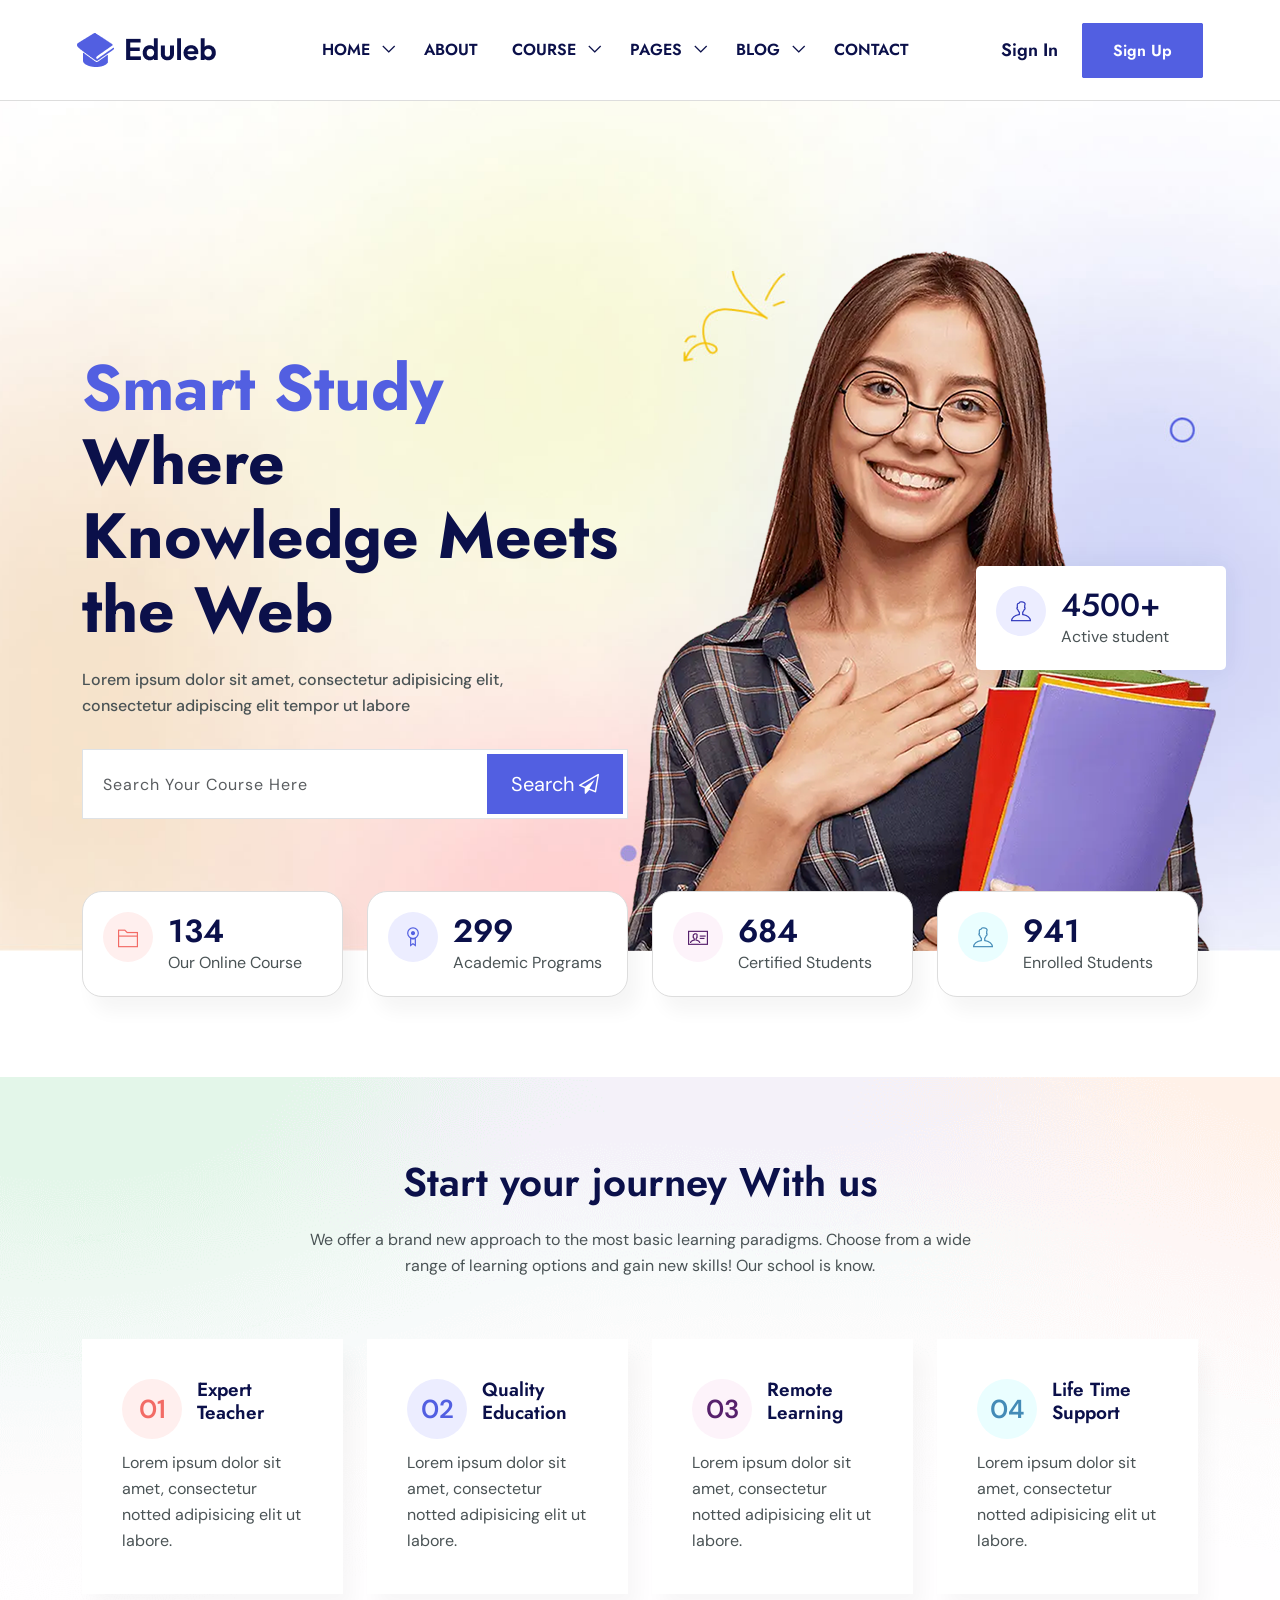
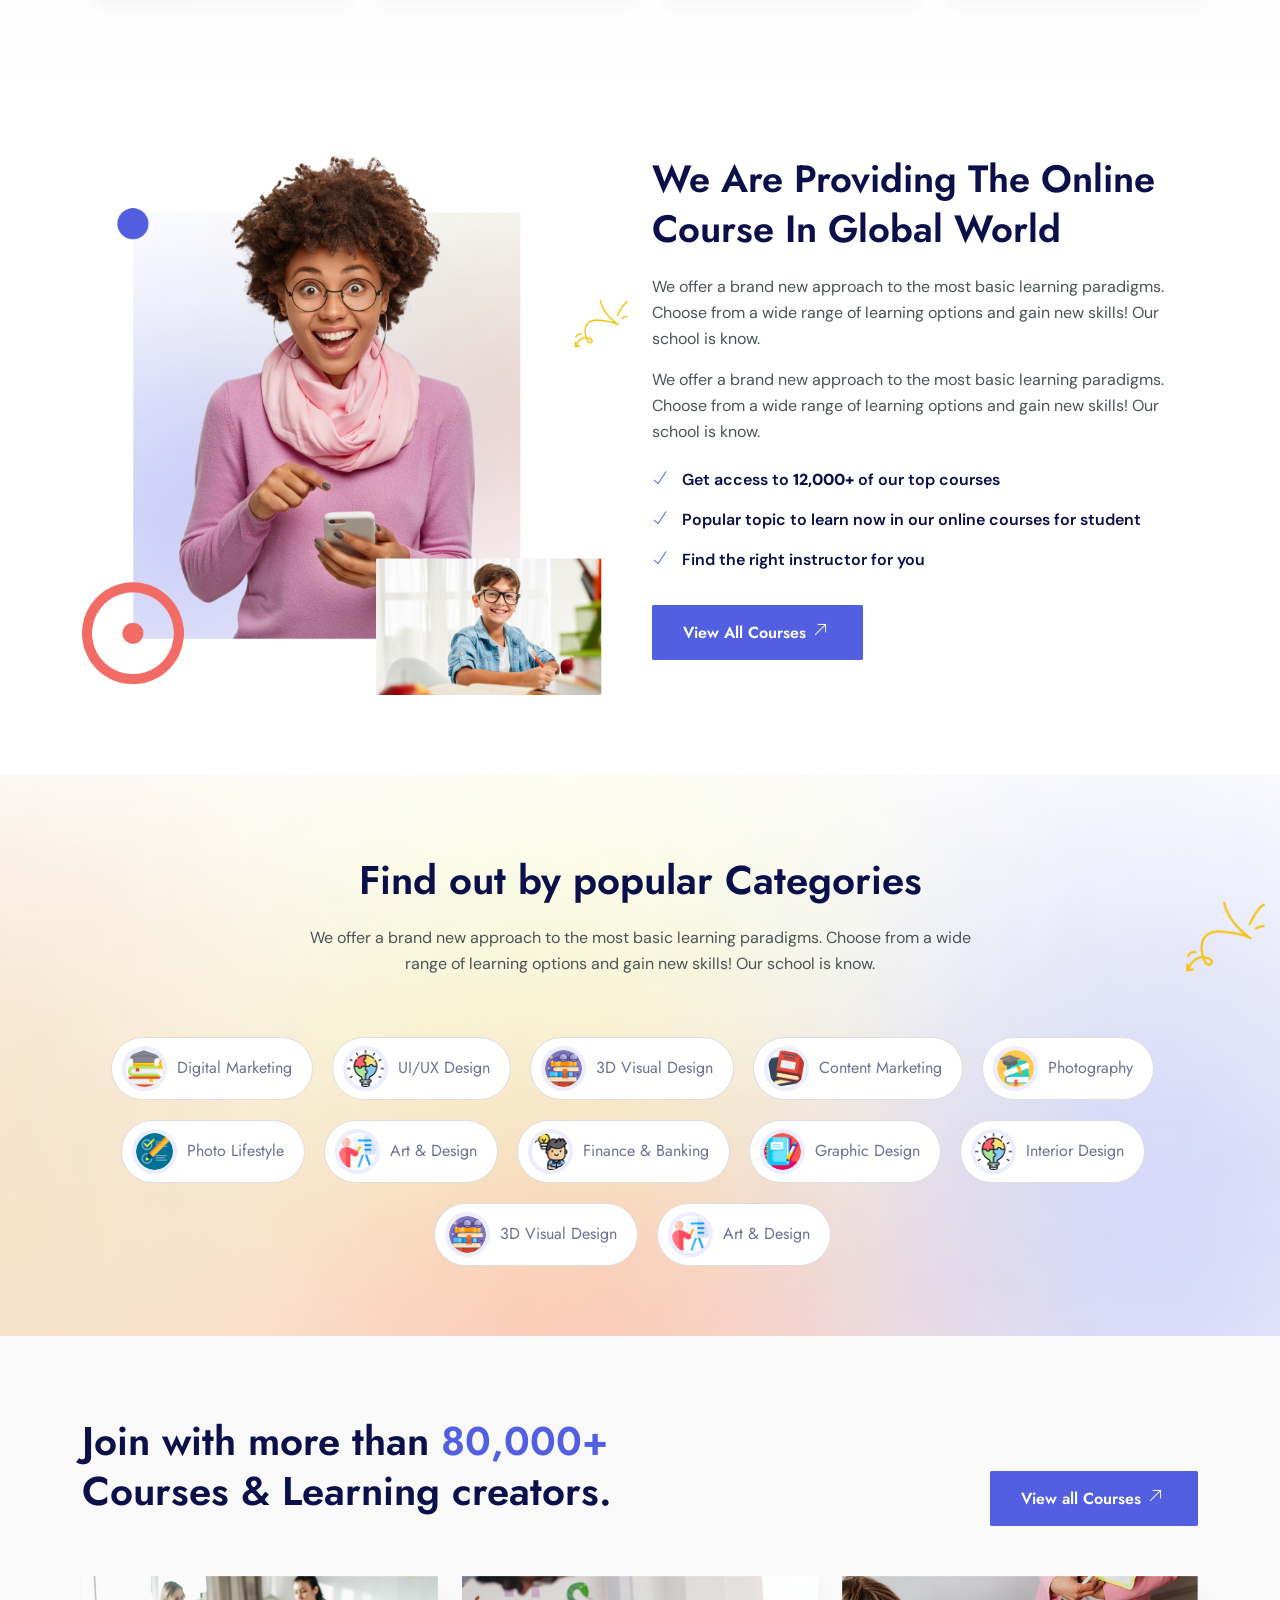
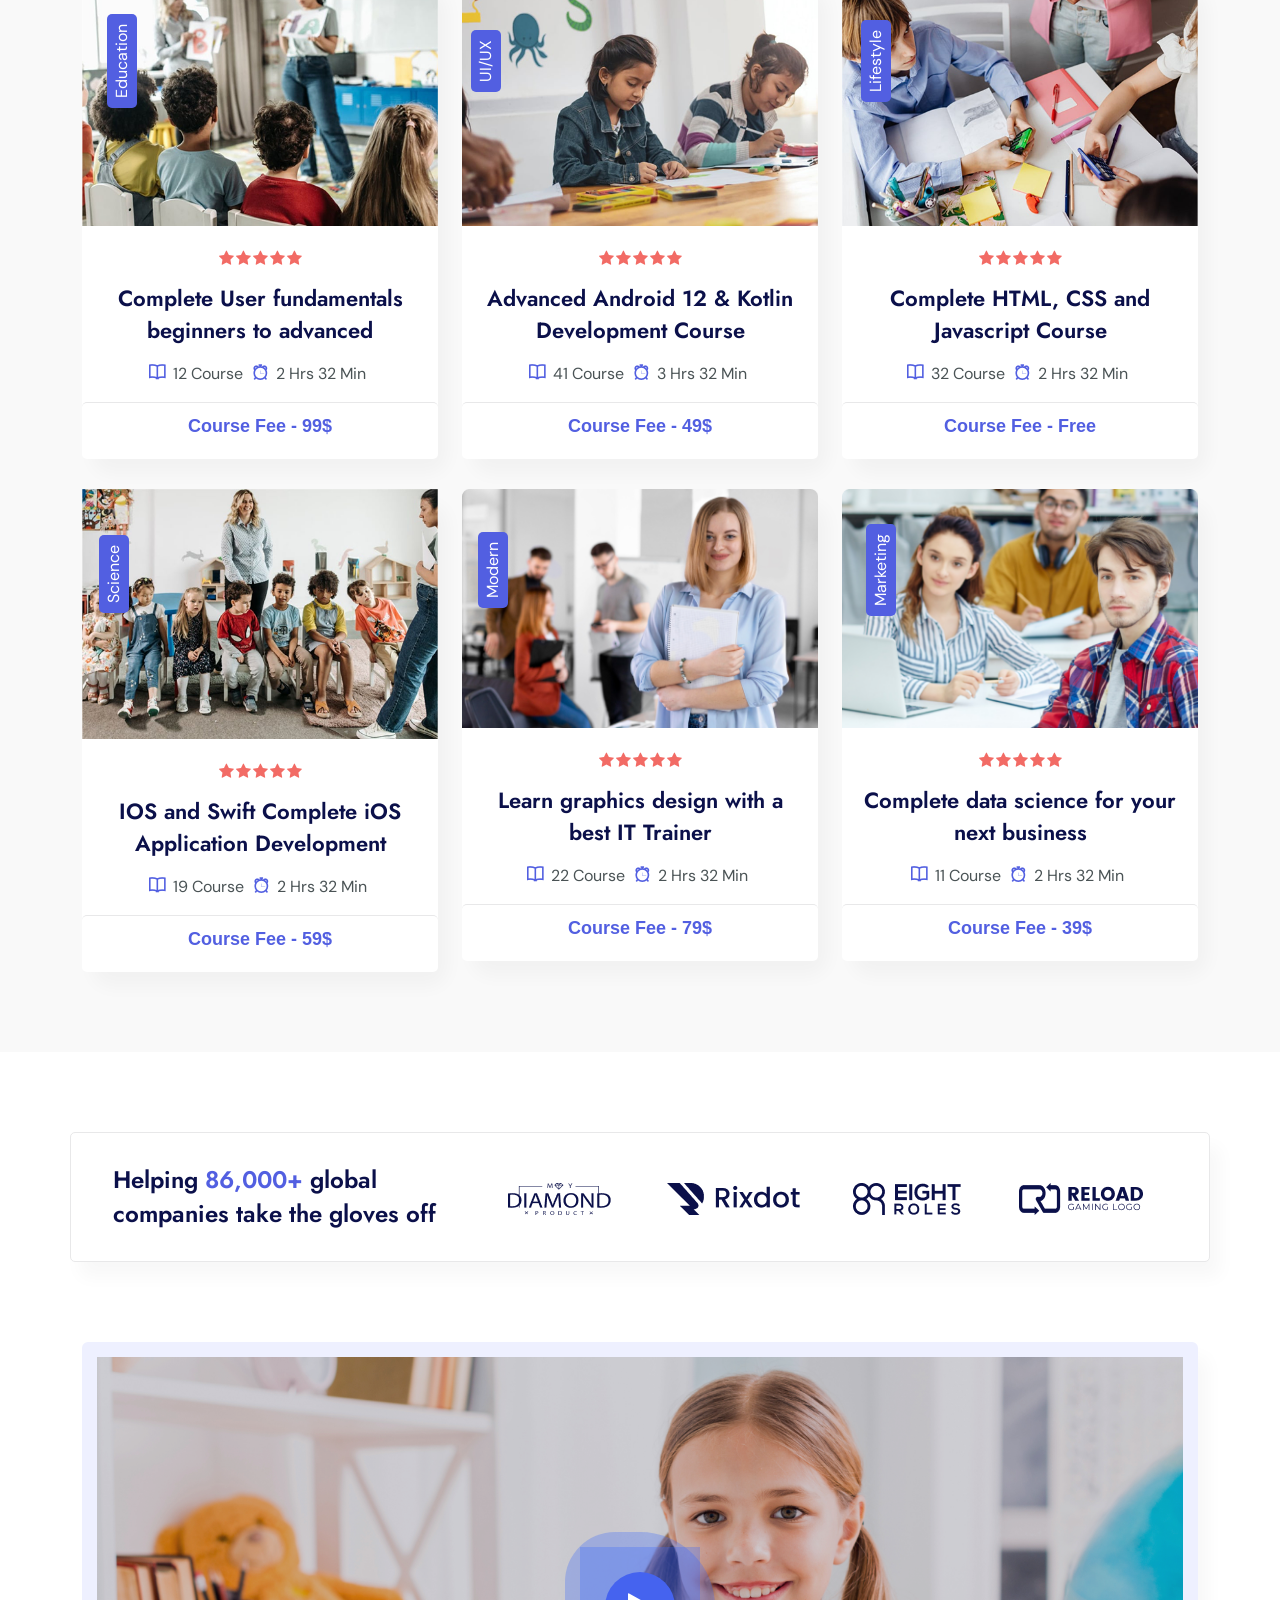
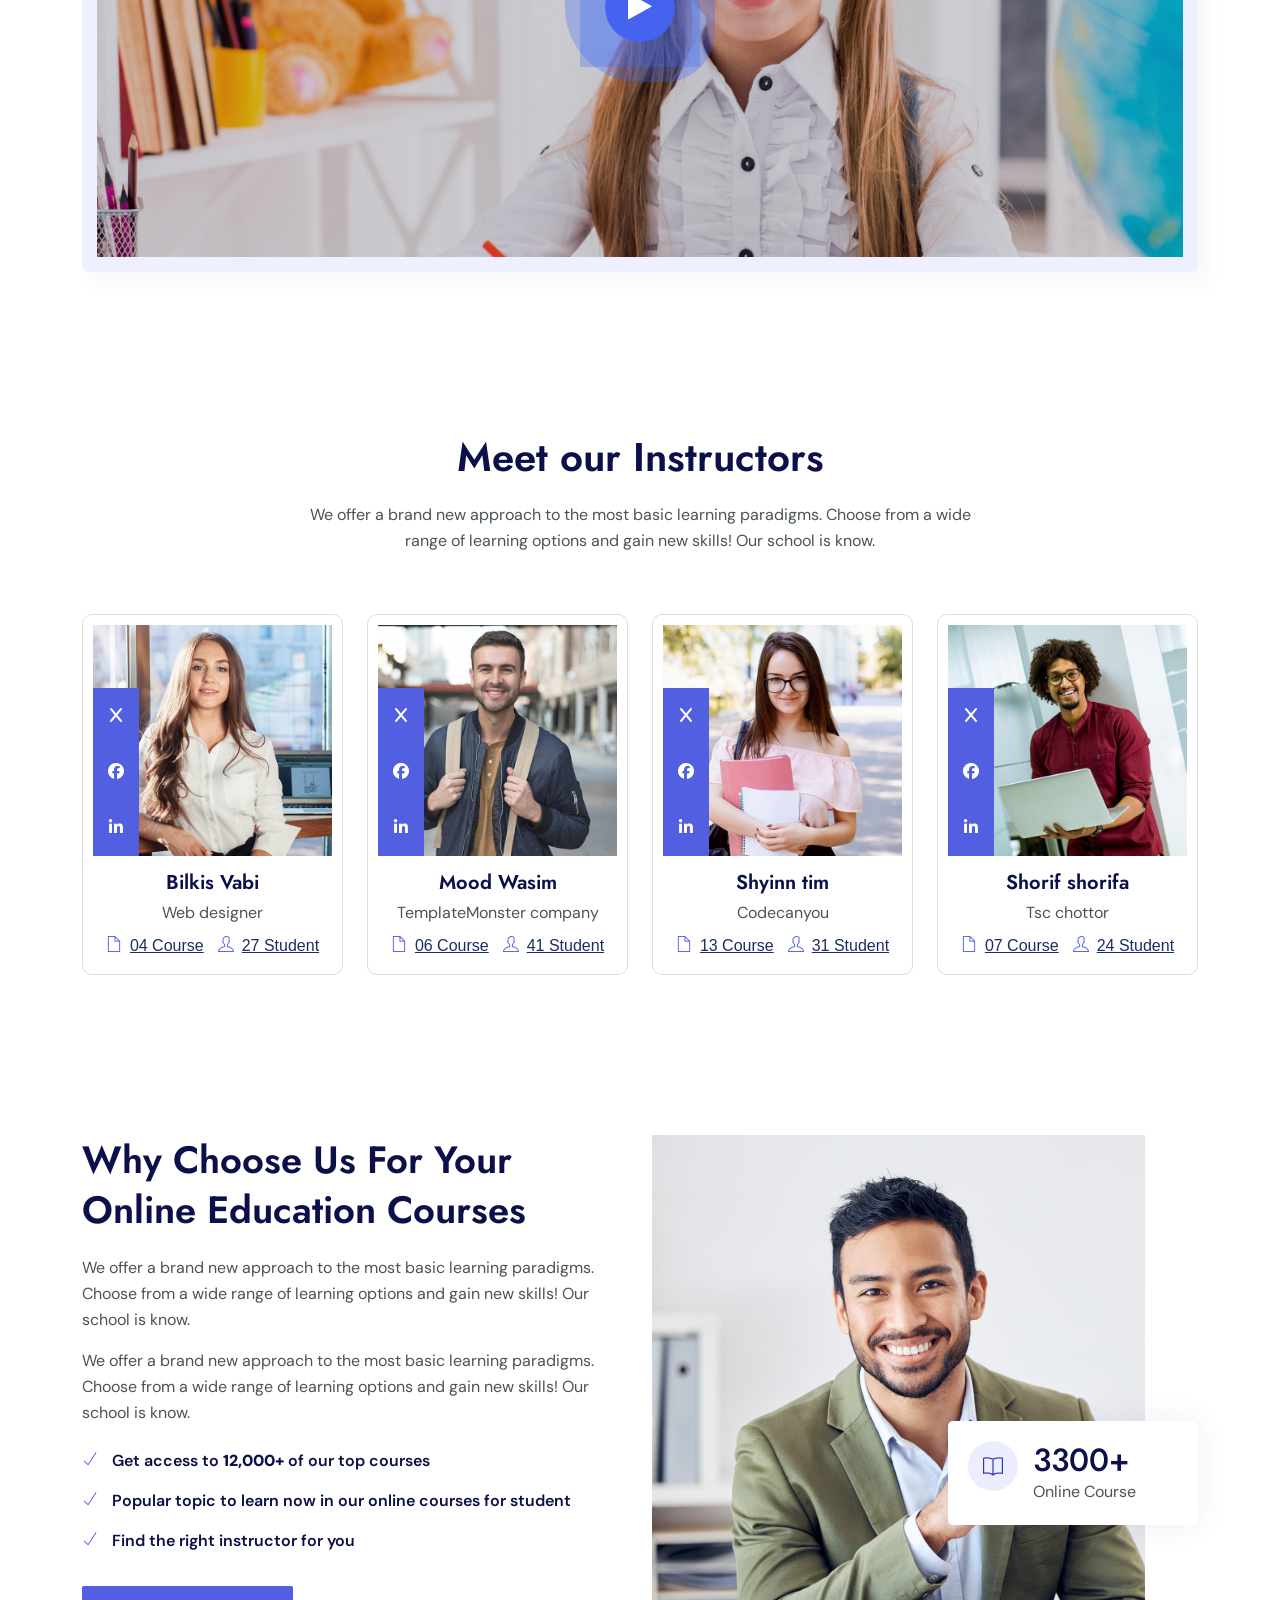
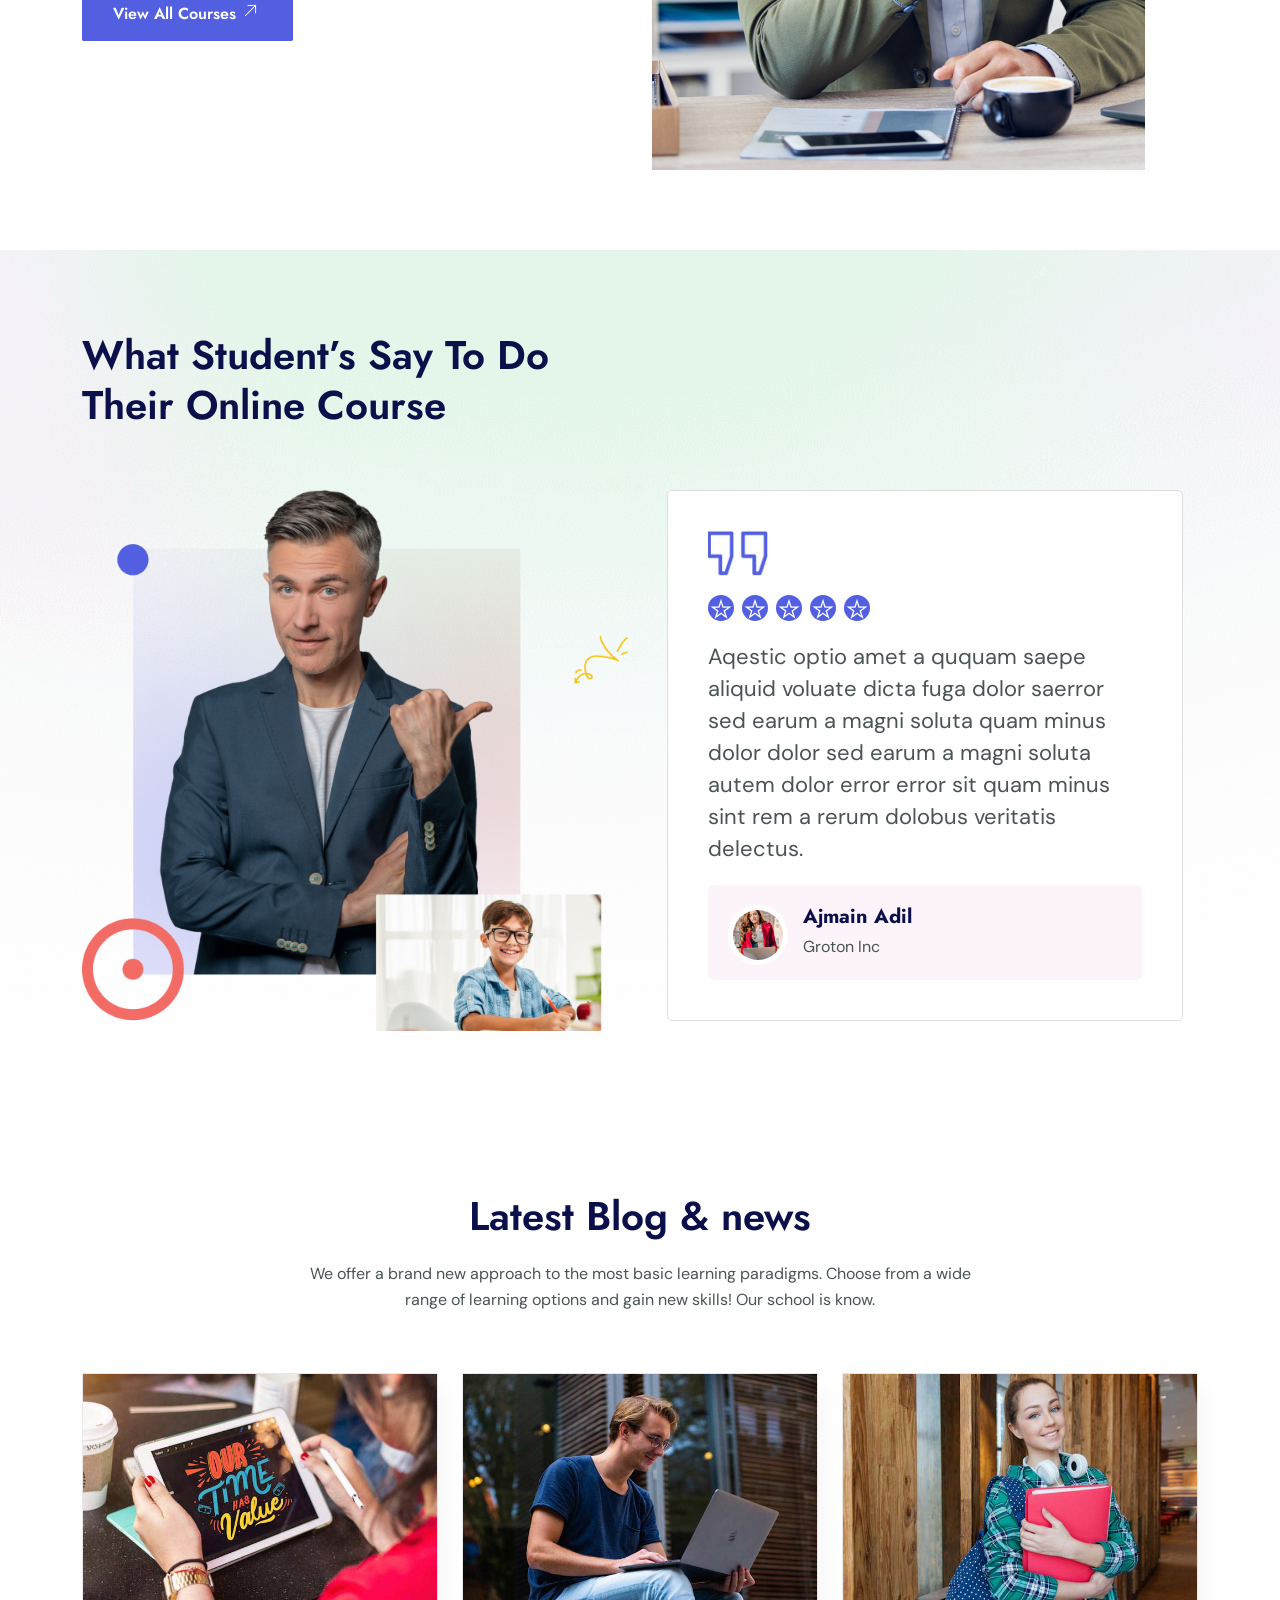
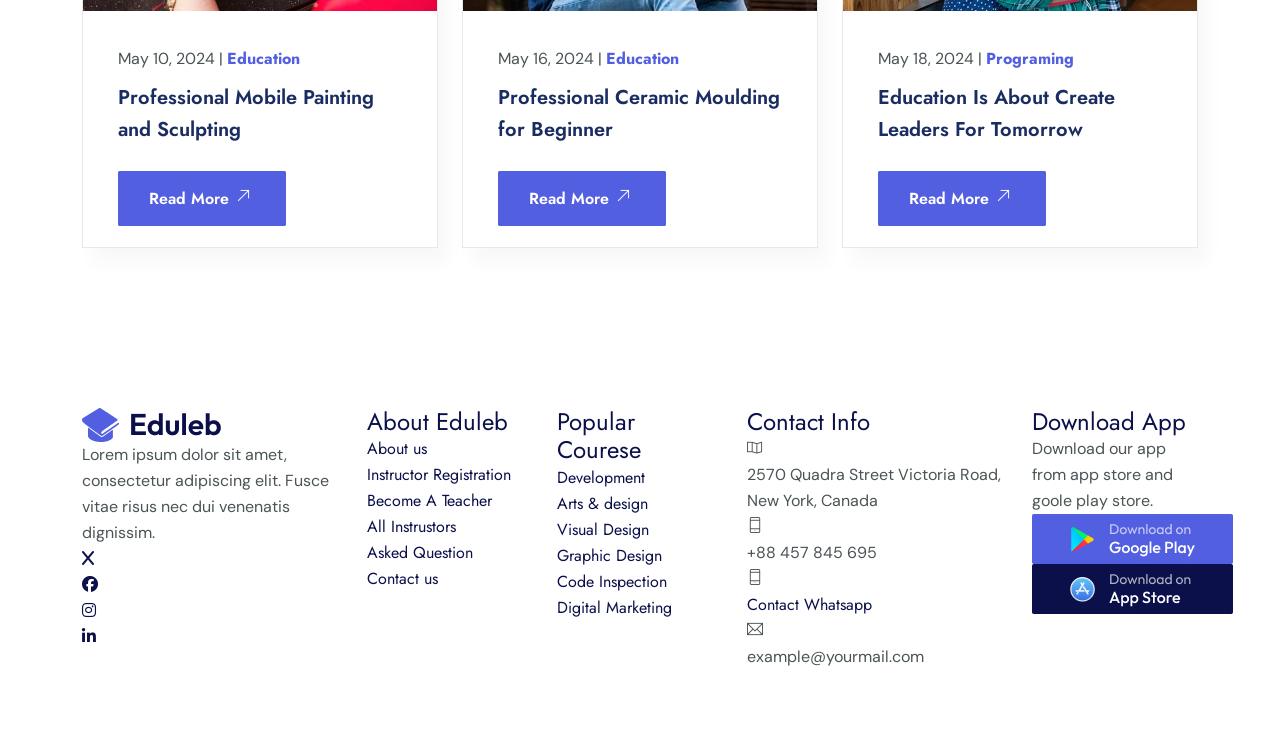
<file: index.html>
<!DOCTYPE html>
<html lang="en">

	<head>
		<!-- Meta -->
		<meta charset="utf-8">
		<meta http-equiv="X-UA-Compatible" content="IE=edge">
		<meta name="viewport" content="width=device-width, initial-scale=1, shrink-to-fit=no">
		<!-- The above 3 meta tags *must* come first in the head; any other head content must come *after* these tags -->
		<meta name="description" content="Eduleb - Education HTML Template">
		<meta name="keywords" content="agency, business, corporate, creative, html5, modern, multipurpose, One Page, parallax, startup">		
		<!-- SITE TITLE -->
		<title>Eduleb - Education HTML Template</title>			
		<!-- Latest Bootstrap min CSS -->
		<link rel="stylesheet" href="assets/bootstrap/css/bootstrap.min.css">		
		<!-- Google Font -->
		<link href="https://fonts.googleapis.com/css2?family=DM+Sans:ital,opsz,wght@0,9..40,100..1000;1,9..40,100..1000&display=swap" rel="stylesheet">
		<link href="https://fonts.googleapis.com/css2?family=Jost:ital,wght@0,100..900;1,100..900&display=swap" rel="stylesheet">
		<!-- Font Awesome CSS -->
		<link rel="stylesheet" href="https://cdnjs.cloudflare.com/ajax/libs/font-awesome/6.5.2/css/all.min.css">
		<link rel="stylesheet" href="assets/fonts/font-awesome.min.css">
		<link rel="stylesheet" href="assets/fonts/themify-icons.css">
		<!--- owl carousel Css-->
		<link rel="stylesheet" href="assets/owlcarousel/css/owl.carousel.css">
		<link rel="stylesheet" href="assets/owlcarousel/css/owl.theme.css">	
		<!--jquery-simple-mobilemenu Css-->
        <link rel="stylesheet" href="assets/css/jquery-simple-mobilemenu.css">			
		<!-- MAGNIFIC CSS -->
		<link rel="stylesheet" href="assets/css/magnific-popup.css">		
		<!-- animate CSS -->
		<link rel="stylesheet" href="assets/css/animate.css">	
		<!-- Style CSS -->					
		<link rel="stylesheet" href="assets/css/style.css">					
		<!-- HTML5 shim and Respond.js IE8 support of HTML5 elements and media queries -->
		<!-- WARNING: Respond.js doesn't work if you view the page via file:// -->
		<!--[if lt IE 9]>
		  <script src="https://oss.maxcdn.com/html5shiv/3.7.2/html5shiv.min.js"></script>
		  <script src="https://oss.maxcdn.com/respond/1.4.2/respond.min.js"></script>
		<![endif]-->
	</head>
	
    <body data-spy="scroll" data-offset="80">

		<!-- START PRELOADER -->
		<div class="preloaders">
			<span class="loader"></span>
		</div>
		<!-- END PRELOADER -->		

		<!-- START NAVBAR -->  
		<div id="navigation" class="navbar-light bg-faded site-navigation">
			<div class="container-fluid">
				<div class="row">
					<div class="col-20 align-self-center">
						<div class="site-logo">
							<a href="index.html"><img src="assets/img/logo.png" alt=""></a>          				
						</div>
					</div><!--- END Col -->
					
					<div class="col-60 d-flex">
						<nav id="main-menu">
							<ul>
								<li class="menu-item-has-children"><a href="#">Home</a>
									<ul>										
										<li><a href="index.html">Home 01</a></li>
										<li><a href="index2.html">Home 02</a></li>
									</ul>
								</li>
								<li><a href="about.html">About</a></li>				  				  
								<li class="menu-item-has-children"><a href="course.html">Course</a>
									<ul>										
										<li><a href="course.html">Course</a></li>
										<li><a href="course_details.html">Course Details</a></li>
									</ul>
								</li>								
								<li class="menu-item-has-children"><a href="#">Pages</a>
									<ul>										
										<li><a href="instructor.html">Instructor</a></li>
										<li><a href="ins_details.html">Instructor Details</a></li>
										<li><a href="pricing.html">Pricing Plan</a></li>
										<li><a href="faq.html">Faq Page</a></li>			
										<li><a href="404.html">404</a></li>				
									</ul>
								</li>							
								<li class="menu-item-has-children"><a href="blog.html">Blog</a>
									<ul>										
										<li><a href="blog.html">Blog</a></li>
										<li><a href="blog_single.html">Blog Details</a></li>
									</ul>
								</li>							  
								<li><a href="contact.html">Contact</a></li>
							</ul>
						</nav>
					</div><!--- END Col -->
					
					<div class="col-20 d-none d-xl-block text-end align-self-center">
						<a href="#" class="header-btn">Sign In</a>
						<a href="contact.html" class="btn_one">Sign Up</a>
					</div><!--- END Col -->
					
					<ul class="mobile_menu">						
						<li><a href="#">Home</a>
							<ul class="sub-menu">										
								<li><a href="index.html">Home 01</a></li>
								<li><a href="index2.html">Home 02</a></li>						
							</ul>
						</li>	
						<li><a href="about.html">About</a></li>						
						<li><a href="#">Course</a>
							<ul class="sub-menu">										
								<li><a href="course.html">Course</a></li>
								<li><a href="course_details.html">Course Deails</a></li>									
							</ul>
						</li>
						<li><a href="#">Pages</a>
							<ul class="sub-menu">									
								<li><a href="instructor.html">Instructor</a></li>
								<li><a href="ins_details.html">Instructor Details</a></li>
								<li><a href="pricing.html">Pricing Plan</a></li>
								<li><a href="faq.html">Faq Page</a></li>			
								<li><a href="404.html">404</a></li>							
							</ul>
						</li>			
						<li><a href="blog.html">Blog</a>
							<ul class="sub-menu">										
								<li><a href="blog.html">Blog</a></li>
								<li><a href="blog_single.html">Blog Details</a></li>
							</ul>
						</li>						
						<li><a href="contact.html">Contact</a></li>
					</ul>			
				</div><!--- END ROW -->
			</div><!--- END CONTAINER -->
		</div> 	  
		<!-- END NAVBAR -->		

		<!-- START HOME -->
		<section class="home_bg hb_height" style="background-image: url(assets/img/bg/home-bg.jpg);  background-size:cover; background-position: center center;">
			<div class="container">
				<div class="row">
				  <div class="col-lg-6 col-sm-12 col-xs-12">
					<div class="hero-text ht_top">
						<h1><span>Smart Study</span> Where Knowledge Meets the Web</h1>
						<p>Lorem ipsum dolor sit amet, consectetur adipisicing elit, consectetur adipiscing elit tempor ut labore</p>
					</div>
					<div class="home_sb">
						<form action="#" class="banner_subs">
							<input type="text" class="form-control home_si" placeholder="Search your course here" required="required">
							<button type="button" class="subscribe__btn">Search <i class="fa fa-paper-plane-o"></i></button>
						</form>
					</div>					
				  </div><!--- END COL -->
				  <div class="col-lg-6 col-sm-12 col-xs-12">
					<div class="hero-text-img">
						<img src="assets/img/home-img2.png" class="img-fluid" alt="" />
						<div class="home_ps">
							<span class="ti-user"></span>
							<h2>4500+</h2>
							<p>Active student</p>
						</div>
					</div>					
				  </div><!--- END COL -->						  
				</div><!--- END ROW -->
			</div><!--- END CONTAINER -->
		</section>
		<!-- END  HOME -->			

		<!-- START COUNTER -->
		<section class="count_area counter_feature">
			<div class="container">
				<div class="row">
					<div class="col-lg-3 col-sm-6 col-xs-12">
						<div class="single-counter">
							<span class="ti-folder sc_one"></span>
							<h2 class="counter-num">134</h2>
							<p>Our Online Course</p>
						</div>							
					</div>
					<div class="col-lg-3 col-sm-6 col-xs-12">
						<div class="single-counter">
							<span class="ti-medall-alt sc_two"></span>
							<h2 class="counter-num">299</h2>
							<p>Academic Programs</p>
						</div>
					</div><!-- END COL -->
					<div class="col-lg-3 col-sm-6 col-xs-12">
						<div class="single-counter">
							<span class="ti-id-badge sc_three"></span>
							<h2 class="counter-num">684</h2>
							<p>Certified Students</p>
						</div>
					</div><!-- END COL -->
					<div class="col-lg-3 col-sm-6 col-xs-12">
						<div class="single-counter">
							<span class="ti-user sc_four"></span>
							<h2 class="counter-num">941</h2>
							<p>Enrolled Students</p>
						</div>
					</div><!-- END COL -->						
				</div><!--- END ROW -->
			</div><!--- END CONTAINER -->		
		</section>
		<!-- END COUNTER -->

	<!-- START CATEGORY -->
	<section class="top_cat__area section-padding" style="background-image: url(assets/img/bg/shape-1.png);  background-size:cover; background-position: center center;">
		<div class="container">									
			<div class="section-title text-center">
				<h2>Start your journey With us</h2>
				<p>We offer a brand new approach to the most basic learning paradigms. Choose from a wide range of learning options and gain new skills! Our school is know.</p>
			</div>						
			<div class="row">					
				<div class="col-lg-3 col-sm-6 col-xs-12 wow fadeInUp" data-wow-duration="1s" data-wow-delay="0.2s" data-wow-offset="0">
					<div class="single_tp">
						<span class="sc_one">01</span>
						<h3>Expert <br />Teacher</h3>
						<p>Lorem ipsum dolor sit amet, consectetur notted adipisicing elit ut labore.</p>
					</div>
				</div><!-- END COL -->			
				<div class="col-lg-3 col-sm-6 col-xs-12 wow fadeInUp" data-wow-duration="1s" data-wow-delay="0.3s" data-wow-offset="0">
					<div class="single_tp">
						<span class="sc_two">02</span>
						<h3>Quality <br />Education</h3>
						<p>Lorem ipsum dolor sit amet, consectetur notted adipisicing elit ut labore.</p>
					</div>
				</div><!-- END COL -->			
				<div class="col-lg-3 col-sm-6 col-xs-12 wow fadeInUp" data-wow-duration="1s" data-wow-delay="0.4s" data-wow-offset="0">
					<div class="single_tp">
						<span class="sc_three">03</span>
						<h3>Remote <br />Learning</h3>
						<p>Lorem ipsum dolor sit amet, consectetur notted adipisicing elit ut labore.</p>
					</div>
				</div><!-- END COL -->	
				<div class="col-lg-3 col-sm-6 col-xs-12 wow fadeInUp" data-wow-duration="1s" data-wow-delay="0.4s" data-wow-offset="0">
					<div class="single_tp">
						<span class="sc_four">04</span>
						<h3>Life Time <br />Support</h3>
						<p>Lorem ipsum dolor sit amet, consectetur notted adipisicing elit ut labore.</p>
					</div>
				</div><!-- END COL -->							
			</div><!-- END ROW -->
		</div><!--- END CONTAINER -->
	</section>
	<!-- END CATEGORY -->		
		
	<!-- START ABOUT US -->
	<section class="ab_area section-padding">
		<div class="container">									
			<div class="row">								
				<div class="col-lg-6 col-sm-12 col-xs-12 wow fadeInUp" data-wow-duration="1s" data-wow-delay="0.2s" data-wow-offset="0">
					<div class="ab_img">
						<img src="assets/img/about1.png" class="img-fluid" alt="image">
					</div>
				</div><!--- END COL -->						
				<div class="col-lg-6 col-sm-12 col-xs-12 wow fadeInUp" data-wow-duration="1s" data-wow-delay="0.1s" data-wow-offset="0">
					<div class="ab_content">
						<h2>We Are Providing The Online Course In Global World</h2>
						<p>We offer a brand new approach to the most basic learning paradigms. Choose from a wide range of learning options and gain new skills! Our school is know.</p>
						<p>We offer a brand new approach to the most basic learning paradigms. Choose from a wide range of learning options and gain new skills! Our school is know.</p>
						<ul>
							<li><span class="ti-check"></span> Get access to <b>12,000+</b> of our top courses</li>
							<li><span class="ti-check"></span> Popular topic to learn now in our online courses for student</li>
							<li><span class="ti-check"></span> Find the right instructor for you</li>
						</ul>
						<a class="btn_one" href="course.html">View All Courses <i class="ti-arrow-top-right"></i></a>
					</div>
				</div><!--- END COL -->							  
			</div><!--- END ROW -->
		</div><!--- END CONTAINER -->
	</section>
	<!-- END ABOUT US -->	
	
	<!-- START CATEGORY -->
	<section class="top_cat__area section-padding" style="background-image: url(assets/img/bg/section-2.jpg);  background-size:cover; background-position: center center;">
		<div class="container">									
			<div class="section-title text-center">
				<h2>Find out by popular Categories</h2>
				<p>We offer a brand new approach to the most basic learning paradigms. Choose from a wide range of learning options and gain new skills! Our school is know.</p>
			</div>						
			<div class="row">													
				<div class="col-lg-12 col-sm-12 col-xs-12 wow fadeInUp" data-wow-duration="1s" data-wow-delay="0.1s" data-wow-offset="0">
					<div class="cat_list">
						<ul>
							<li><a href="#"><img src="assets/img/e1.png" alt="category-image" /> Digital Marketing</a></li>
							<li><a href="#"><img src="assets/img/e2.png" alt="category-image" /> UI/UX Design</a></li>
							<li><a href="#"><img src="assets/img/e3.png" alt="category-image" /> 3D Visual Design</a></li>
							<li><a href="#"><img src="assets/img/e4.png" alt="category-image" /> Content Marketing</a></li>
							<li><a href="#"><img src="assets/img/e5.png" alt="category-image" /> Photography</a></li>
							<li><a href="#"><img src="assets/img/e6.png" alt="category-image" /> Photo Lifestyle</a></li>
							<li><a href="#"><img src="assets/img/e7.png" alt="category-image" /> Art & Design</a></li>
							<li><a href="#"><img src="assets/img/e8.png" alt="category-image" /> Finance & Banking</a></li>
							<li><a href="#"><img src="assets/img/e9.png" alt="category-image" /> Graphic Design</a></li>
							<li><a href="#"><img src="assets/img/e2.png" alt="category-image" /> Interior Design</a></li>
							<li><a href="#"><img src="assets/img/e3.png" alt="category-image" /> 3D Visual Design</a></li>	
							<li><a href="#"><img src="assets/img/e7.png" alt="category-image" /> Art & Design</a></li>							
						</ul>
					</div>
				</div><!--- END COL -->							  
			</div><!--- END ROW -->
		</div><!--- END CONTAINER -->
	</section>
	<!-- END CATEGORY -->			

		<!-- START COURSE -->
		<section class="home_course section-padding">
			<div class="container">
				<div class="row">
					<div class="col-lg-8 col-sm-6 col-xs-12">
						<div class="section-title">
							<h2>Join with more than <b>80,000+ </b> <br />Courses & Learning creators.</h2>
						</div>					
					</div><!--- END COL -->
					<div class="col-lg-4 col-sm-6 col-xs-12">
						<div class="cour_btn">
							<a href="course.html" class="btn_one">View all Courses <i class="ti-arrow-top-right"></i></a>
						</div>
					</div><!--- END COL -->
				</div><!--- END ROW -->				
				<div class="row">
					<div class="col-lg-4 col-sm-6 col-xs-12">
						<div class="single_course">
							<div class="single_c_img">
								<img src="assets/img/course/1.png" class="img-fluid" alt="course-image" />
								<span>Education</span>
							</div>
							<i class="fa fa-star"></i><i class="fa fa-star"></i><i class="fa fa-star"></i><i class="fa fa-star"></i><i class="fa fa-star"></i>
							<h4><a href="course.html">Complete User fundamentals beginners to advanced</a></h4>
							<p><span class="ti-book"> </span> 12 Course</p>
							<p><span class="ti-alarm-clock"> </span>2 Hrs 32 Min</p>
							<div class="price">Course Fee - 99$</div>
						</div>
					</div><!-- END COL -->
					<div class="col-lg-4 col-sm-6 col-xs-12">
						<div class="single_course">
							<div class="single_c_img">
								<img src="assets/img/course/2.png" class="img-fluid" alt="course-image" />
								<span>UI/UX</span>
							</div>
							<i class="fa fa-star"></i><i class="fa fa-star"></i><i class="fa fa-star"></i><i class="fa fa-star"></i><i class="fa fa-star"></i>
							<h4><a href="course.html">Advanced Android 12 & Kotlin Development Course</a></h4>
							<p><span class="ti-book"> </span> 41 Course</p>
							<p><span class="ti-alarm-clock"> </span>3 Hrs 32 Min</p>
							<div class="price">Course Fee - 49$</div>
						</div>
					</div><!-- END COL -->
					<div class="col-lg-4 col-sm-6 col-xs-12">
						<div class="single_course">
							<div class="single_c_img">
								<img src="assets/img/course/3.png" class="img-fluid" alt="course-image" />
								<span>Lifestyle</span>
							</div>
							<i class="fa fa-star"></i><i class="fa fa-star"></i><i class="fa fa-star"></i><i class="fa fa-star"></i><i class="fa fa-star"></i>
							<h4><a href="course.html">Complete HTML, CSS and Javascript Course</a></h4>
							<p><span class="ti-book"> </span> 32 Course</p>
							<p><span class="ti-alarm-clock"> </span>2 Hrs 32 Min</p>
							<div class="price">Course Fee - Free</div>
						</div>
					</div><!-- END COL -->
					<div class="col-lg-4 col-sm-6 col-xs-12">
						<div class="single_course">
							<div class="single_c_img">
								<img src="assets/img/course/4.png" class="img-fluid" alt="course-image" />
								<span>Science</span>
							</div>
							<i class="fa fa-star"></i><i class="fa fa-star"></i><i class="fa fa-star"></i><i class="fa fa-star"></i><i class="fa fa-star"></i>
							<h4><a href="course.html">IOS and Swift Complete iOS Application Development</a></h4>
							<p><span class="ti-book"> </span> 19 Course</p>
							<p><span class="ti-alarm-clock"> </span>2 Hrs 32 Min</p>
							<div class="price">Course Fee - 59$</div>
						</div>
					</div><!-- END COL -->
					<div class="col-lg-4 col-sm-6 col-xs-12">
						<div class="single_course">
							<div class="single_c_img">
								<img src="assets/img/course/5.png" class="img-fluid" alt="course-image" />
								<span>Modern</span>
							</div>
							<i class="fa fa-star"></i><i class="fa fa-star"></i><i class="fa fa-star"></i><i class="fa fa-star"></i><i class="fa fa-star"></i>
							<h4><a href="course.html">Learn graphics design with a best IT Trainer</a></h4>
							<p><span class="ti-book"> </span> 22 Course</p>
							<p><span class="ti-alarm-clock"> </span>2 Hrs 32 Min</p>
							<div class="price">Course Fee - 79$</div>
						</div>
					</div><!-- END COL -->
					<div class="col-lg-4 col-sm-6 col-xs-12">
						<div class="single_course">
							<div class="single_c_img">
								<img src="assets/img/course/6.png" class="img-fluid" alt="course-image" />
								<span>Marketing</span>
							</div>
							<i class="fa fa-star"></i><i class="fa fa-star"></i><i class="fa fa-star"></i><i class="fa fa-star"></i><i class="fa fa-star"></i>
							<h4><a href="course.html">Complete data science for your next business</a></h4>
							<p><span class="ti-book"> </span> 11 Course</p>
							<p><span class="ti-alarm-clock"> </span>2 Hrs 32 Min</p>
							<div class="price">Course Fee - 39$</div>
						</div>
					</div><!-- END COL -->						
				</div><!--- END ROW -->
			</div><!--- END CONTAINER -->		
		</section>
		<!-- END COURSE -->	
		
		<!-- START COMPANY PARTNER LOGO  -->
		<div class="partner-logo section-padding">
			<div class="container">
				<div class="row part_bg">
					<div class="col-lg-4 col-sm-4 col-xs-12">
						<div class="partner_title">
							<h3>Helping <span>86,000+</span> global companies take the gloves off </h3>
						</div>					
					</div><!-- END COL  -->
					<div class="col-lg-8 col-sm-8 col-xs-12 text-center">
						<div class="partner">
							<a href="#"><img src="assets/img/clients/1.png" alt="image"></a>
							<a href="#"><img src="assets/img/clients/2.png" alt="image"></a>
							<a href="#"><img src="assets/img/clients/3.png" alt="image"></a>
							<a href="#"><img src="assets/img/clients/4.png" alt="image"></a>
							<a href="#"><img src="assets/img/clients/5.png" alt="image"></a>
							<a href="#"><img src="assets/img/clients/2.png" alt="image"></a>
							<a href="#"><img src="assets/img/clients/1.png" alt="image"></a>
							<a href="#"><img src="assets/img/clients/3.png" alt="image"></a>
							<a href="#"><img src="assets/img/clients/4.png" alt="image"></a>
						</div>
					</div><!-- END COL  -->
				</div><!--END  ROW  -->
			</div><!-- END CONTAINER  -->
		</div>
		<!-- END COMPANY PARTNER LOGO -->	

		<!-- START VIDEO -->
		<section class="vid_area section-padding">
			<div class="container">																
				<div class="row">
					<div class="col-lg-12 vp_top wow fadeInUDown" data-wow-duration="1s" data-wow-delay="0.2s" data-wow-offset="0">
						<div class="video-area" style="background-image: url(assets/img/bg/video.jpg);  background-size:cover; background-position: center center;">
							<a href="https://www.youtube.com/watch?v=RXv_uIN6e-Y" class="magnific_popup video-button"><i class="fa fa-play"></i></a>
						</div>
					</div><!--- END COL -->	
				</div><!--- END ROW -->
			</div><!--- END CONTAINER -->
		</section>
		<!-- END VIDEO -->			
		
		<!-- START TEAM -->
		<section class="team_area section-padding">
			<div class="container">									
				<div class="section-title text-center">
					<h2>Meet our Instructors</h2>
					<p>We offer a brand new approach to the most basic learning paradigms. Choose from a wide range of learning options and gain new skills! Our school is know.</p>
				</div>						
				<div class="row">													
					<div class="col-lg-3 col-sm-6 col-xs-12 wow fadeInUp" data-wow-duration="1s" data-wow-delay="0.1s" data-wow-offset="0">
						<div class="our-team">
							<div class="team-content">
								<a href="#"><img src="assets/img/team/team1.jpg" alt=""></a>
								<ul class="social-links">
									<li><a href="#"><i class="fa-solid fa-x"></i></a></li>
									<li><a href="#"><i class="fa-brands fa-facebook-f"></i></a></li>
									<li><a href="#"><i class="fa-brands fa-linkedin-in"></i></a></li>
								</ul>
							</div>
							<div class="team-prof">
								<h3>Bilkis Vabi</h3>
								<span>Web designer</span>
							</div>
							<div class="sth_det2">
								<span class="ti-file"> <u>04 Course</u></span>
								<span class="ti-user"> <u>27 Student</u></span>
							</div>									
						</div>
					</div><!--- END COL -->										
					<div class="col-lg-3 col-sm-6 col-xs-12 wow fadeInUp" data-wow-duration="1s" data-wow-delay="0.1s" data-wow-offset="0">
						<div class="our-team">
							<div class="team-content">
								<a href="#"><img src="assets/img/team/team2.jpg" alt=""></a>
								<ul class="social-links">
									<li><a href="#"><i class="fa-solid fa-x"></i></a></li>
									<li><a href="#"><i class="fa-brands fa-facebook-f"></i></a></li>
									<li><a href="#"><i class="fa-brands fa-linkedin-in"></i></a></li>
								</ul>
							</div>
							<div class="team-prof">
								<h3>Mood Wasim</h3>
								<span>TemplateMonster company</span>
							</div>
							<div class="sth_det2">
								<span class="ti-file"> <u>06 Course</u></span>
								<span class="ti-user"> <u>41 Student</u></span>
							</div>							
						</div>
					</div><!--- END COL -->										
					<div class="col-lg-3 col-sm-6 col-xs-12 wow fadeInUp" data-wow-duration="1s" data-wow-delay="0.1s" data-wow-offset="0">
						<div class="our-team">
							<div class="team-content">
								<a href="#"><img src="assets/img/team/team3.jpg" alt=""></a>
								<ul class="social-links">
									<li><a href="#"><i class="fa-solid fa-x"></i></a></li>
									<li><a href="#"><i class="fa-brands fa-facebook-f"></i></a></li>
									<li><a href="#"><i class="fa-brands fa-linkedin-in"></i></a></li>
								</ul>
							</div>
							<div class="team-prof">
								<h3>Shyinn tim</h3>
								<span>Codecanyou</span>
							</div>
							<div class="sth_det2">
								<span class="ti-file"> <u>13 Course</u></span>
								<span class="ti-user"> <u>31 Student</u></span>
							</div>
						</div>
					</div><!--- END COL -->										
					<div class="col-lg-3 col-sm-6 col-xs-12 wow fadeInUp" data-wow-duration="1s" data-wow-delay="0.1s" data-wow-offset="0">
						<div class="our-team">
							<div class="team-content">
								<a href="#"><img src="assets/img/team/team4.jpg" alt=""></a>
								<ul class="social-links">
									<li><a href="#"><i class="fa-solid fa-x"></i></a></li>
									<li><a href="#"><i class="fa-brands fa-facebook-f"></i></a></li>
									<li><a href="#"><i class="fa-brands fa-linkedin-in"></i></a></li>
								</ul>
							</div>
							<div class="team-prof">
								<h3>Shorif shorifa</h3>
								<span>Tsc chottor</span>
							</div>
							<div class="sth_det2">
								<span class="ti-file"> <u>07 Course</u></span>
								<span class="ti-user"> <u>24 Student</u></span>
							</div>
						</div>
					</div><!--- END COL -->							  
				</div><!--- END ROW -->
			</div><!--- END CONTAINER -->
		</section>
		<!-- END TEAM -->	

	<!-- START PROMO -->
	<section class="ab_area section-padding">
		<div class="container">									
			<div class="row">													
				<div class="col-lg-6 col-sm-12 col-xs-12 wow fadeInUp" data-wow-duration="1s" data-wow-delay="0.1s" data-wow-offset="0">
					<div class="ab_content">
						<h2>Why Choose Us For Your Online Education Courses</h2>
						<p>We offer a brand new approach to the most basic learning paradigms. Choose from a wide range of learning options and gain new skills! Our school is know.</p>
						<p>We offer a brand new approach to the most basic learning paradigms. Choose from a wide range of learning options and gain new skills! Our school is know.</p>
						<ul>
							<li><span class="ti-check"></span> Get access to <b>12,000+</b> of our top courses</li>
							<li><span class="ti-check"></span> Popular topic to learn now in our online courses for student</li>
							<li><span class="ti-check"></span> Find the right instructor for you</li>
						</ul>
						<a class="btn_one" href="course.html">View All Courses <i class="ti-arrow-top-right"></i></a>
					</div>
				</div><!--- END COL -->	
				<div class="col-lg-6 col-sm-12 col-xs-12 wow fadeInUp" data-wow-duration="1s" data-wow-delay="0.2s" data-wow-offset="0">
					<div class="ab_img">
						<img src="assets/img/about3.png" class="img-fluid" alt="image">
						<div class="home_ps2">
							<span class="ti-book"></span>
							<h2>3300+</h2>
							<p>Online Course</p>
						</div>
					</div>
				</div><!--- END COL -->					
			</div><!--- END ROW -->
		</div><!--- END CONTAINER -->
	</section>
	<!-- END PROMO -->			

		<!-- START TESTIMONIALS -->
		<section class="testi_area section-padding">
			<div class="container">
				<div class="section-title">
					<h2>What Student’s Say To Do <br />Their Online Course</h2>
				</div>						
				<div class="row">
					<div class="col-lg-6 col-sm-12 col-xs-12">
						<div class="ab_img">
							<img src="assets/img/review.png" class="img-fluid" alt="image">
						</div>					
					</div><!-- END COL -->						
					<div class="col-lg-6 col-sm-12 col-xs-12">
						<div id="testimonial-slider" class="owl-carousel">
							<div class="testimonial">
								<img src="assets/img/quote.png" alt="" />
								<div class="testimonial_content">													
									<i class="ti-star"></i>
									<i class="ti-star"></i>
									<i class="ti-star"></i>
									<i class="ti-star"></i>
									<i class="ti-star"></i>
									<p>Aqestic optio amet a ququam saepe aliquid voluate dicta fuga dolor saerror sed earum a magni soluta quam minus dolor dolor sed earum a magni soluta autem dolor error error sit quam minus sint rem a rerum dolobus veritatis delectus.</p>
								</div>
								<div class="testi_pic_title">
									<img src="assets/img/testimonial/1.png" alt="">
									<h4>Ajmain Adil</h4>
									<p>Groton Inc</p>
								</div>
							</div><!-- END TESTIMONIAL -->
							<div class="testimonial">
							<img src="assets/img/quote.png" alt="" />
								<div class="testimonial_content">													
									<i class="ti-star"></i>
									<i class="ti-star"></i>
									<i class="ti-star"></i>
									<i class="ti-star"></i>
									<i class="ti-star"></i>
									<p>Aqestic optio amet a ququam saepe aliquid voluate dicta fuga dolor saerror sed earum a magni soluta quam minus dolor dolor sed earum a magni soluta autem dolor error error sit quam minus sint rem a rerum dolobus veritatis delectus.</p>
								</div>
								<div class="testi_pic_title">
									<img src="assets/img/testimonial/2.png" alt="">
									<h4>Sharukh Khan</h4>
									<p>Red Chili Inc</p>
								</div>
							</div><!-- END TESTIMONIAL -->
							<div class="testimonial">
								<img src="assets/img/quote.png" alt="" />
								<div class="testimonial_content">													
									<i class="ti-star"></i>
									<i class="ti-star"></i>
									<i class="ti-star"></i>
									<i class="ti-star"></i>
									<i class="ti-star"></i>
									<p>Aqestic optio amet a ququam saepe aliquid voluate dicta fuga dolor saerror sed earum a magni soluta quam minus dolor dolor sed earum a magni soluta autem dolor error error sit quam minus sint rem a rerum dolobus veritatis delectus.</p>
								</div>
								<div class="testi_pic_title">
									<img src="assets/img/testimonial/3.png" alt="">
									<h4>Anushka sharma</h4>
									<p>Naika Company</p>
								</div>
							</div><!-- END TESTIMONIAL -->
							<div class="testimonial">
								<img src="assets/img/quote.png" alt="" />
								<div class="testimonial_content">													
									<i class="ti-star"></i>
									<i class="ti-star"></i>
									<i class="ti-star"></i>
									<i class="ti-star"></i>
									<i class="ti-star"></i>
									<p>Aqestic optio amet a ququam saepe aliquid voluate dicta fuga dolor saerror sed earum a magni soluta quam minus dolor dolor sed earum a magni soluta autem dolor error error sit quam minus sint rem a rerum dolobus veritatis delectus.</p>
								</div>
								<div class="testi_pic_title">
									<img src="assets/img/testimonial/4.png" alt="">
									<h4>Ajmain Adil</h4>
									<p>Groton Inc</p>
								</div>
							</div><!-- END TESTIMONIAL -->
							<div class="testimonial">
								<img src="assets/img/quote.png" alt="" />
								<div class="testimonial_content">													
									<i class="ti-star"></i>
									<i class="ti-star"></i>
									<i class="ti-star"></i>
									<i class="ti-star"></i>
									<i class="ti-star"></i>
									<p>Aqestic optio amet a ququam saepe aliquid voluate dicta fuga dolor saerror sed earum a magni soluta quam minus dolor dolor sed earum a magni soluta autem dolor error error sit quam minus sint rem a rerum dolobus veritatis delectus.</p>
								</div>
								<div class="testi_pic_title">
									<img src="assets/img/testimonial/5.png" alt="">
									<h4>Ajmain Adil</h4>
									<p>Groton Inc</p>
								</div>
							</div><!-- END TESTIMONIAL -->
						</div><!-- END TESTIMONIAL SLIDER -->
					</div><!-- END COL -->		
				</div><!--- END ROW -->
			</div><!--- END CONTAINER -->		
		</section>
		<!-- END TESTINUNIALS -->

		<!-- START BLOG -->
		<section id="blog" class="blog_area section-padding">
			<div class="container">
				<div class="section-title text-center">
					<h2>Latest Blog & news</h2>
					<p>We offer a brand new approach to the most basic learning paradigms. Choose from a wide range of learning options and gain new skills! Our school is know.</p>
				</div>	
				<div class="row">		
					<div class="col-lg-4 col-sm-4 col-xs-12 wow fadeInUp" data-wow-duration="1s" data-wow-delay="0.1s" data-wow-offset="0">
						<div class="single_blog">
							<img src="assets/img/blog/1.jpg" class="img-fluid" alt="image" />
							<div class="content_box">
								<span>May 10, 2024 | <a href="blog.html">Education</a></span>
								<h2><a href="blog.html">Professional Mobile Painting and Sculpting</a></h2>
								<a class="btn_one" href="blog.html">Read More <i class="ti-arrow-top-right"></i></a>
							</div>
						</div>
					</div><!-- END COL-->				
					<div class="col-lg-4 col-sm-4 col-xs-12 wow fadeInUp" data-wow-duration="1s" data-wow-delay="0.1s" data-wow-offset="0">
						<div class="single_blog">
							<img src="assets/img/blog/2.jpg" class="img-fluid" alt="image" />
							<div class="content_box">
								<span>May 16, 2024 | <a href="blog.html">Education</a></span>
								<h2><a href="blog.html">Professional Ceramic Moulding for Beginner</a></h2>
								<a class="btn_one" href="blog.html">Read More <i class="ti-arrow-top-right"></i></a>							
							</div>
						</div>
					</div><!-- END COL-->
					<div class="col-lg-4 col-sm-4 col-xs-12 wow fadeInUp" data-wow-duration="1s" data-wow-delay="0.3s" data-wow-offset="0">
						<div class="single_blog">
							<img src="assets/img/blog/3.jpg" class="img-fluid" alt="image" />
							<div class="content_box">
								<span>May 18, 2024 | <a href="blog.html">Programing</a></span>
								<h2><a href="blog.html">Education Is About Create Leaders For Tomorrow </a></h2>
								<a class="btn_one" href="blog.html">Read More <i class="ti-arrow-top-right"></i></a>
							</div>
						</div>
					</div><!-- END COL-->						
				</div><!-- / END ROW -->
			</div><!-- END CONTAINER  -->
		</section>	
		<!-- END BLOG -->	
		
		<!-- START FOOTER -->
		<div class="footer section-padding">
			<div class="container">				
				<div class="row">						
					<div class="col-lg-3 col-sm-6 col-xs-12">
						<div class="single_footer">
							<a href="index.html"><img src="assets/img/logo.png" alt=""></a>         
							<p>Lorem ipsum dolor sit amet, consectetur adipiscing elit. Fusce vitae risus nec dui venenatis dignissim.</p>
							<div class="social_profile">
								<ul>
									<li><a class="f_facebook" href="#"><i class="fa-solid fa-x"></i></a></li>
									<li><a class="f_twitter" href="#"><i class="fa-brands fa-facebook-f"></i></a></li>
									<li><a class="f_instagram"href="#"><i class="fa-brands fa-instagram"></i></a></li>
									<li><a class="f_linkedin" href="#"><i class="fa-brands fa-linkedin-in"></i></a></li>
								</ul>
							</div>
						</div>			
					</div><!--- END COL -->						
					<div class="col-lg-2 col-sm-6 col-xs-12">
						<div class="single_footer">
							<h4>About Eduleb</h4>
							<ul>
								<li><a href="#">About us</a></li>
								<li><a href="#">Instructor Registration</a></li>
								<li><a href="#">Become A Teacher</a></li>
								<li><a href="#">All Instrustors</a></li>
								<li><a href="#">Asked Question</a></li>
								<li><a href="#">Contact us</a></li>
							</ul>
						</div>
					</div><!--- END COL -->	
					<div class="col-lg-2 col-sm-6 col-xs-12">
						<div class="single_footer">
							<h4>Popular Courese</h4>
							<ul>
								<li><a href="#">Development</a></li>
								<li><a href="#">Arts & design</a></li>
								<li><a href="#">Visual Design</a></li>
								<li><a href="#">Graphic Design</a></li>
								<li><a href="#">Code Inspection</a></li>						
								<li><a href="#">Digital Marketing</a></li>						
							</ul>
						</div>
					</div><!--- END COL -->
					<div class="col-lg-3 col-sm-6 col-xs-12">
						<div class="single_footer">
							<h4>Contact Info</h4>
							<div class="sf_contact">
								<span class="ti-map"></span>
								<p>2570 Quadra Street Victoria Road, New York, Canada</p>
							</div>
							<div class="sf_contact">
								<span class="ti-mobile"></span>
								<p>+88 457 845 695</p>
							</div>
							<div class="sf_contact">
								<span class="ti-mobile"></span>
								<p><a href="tel:+88457845695">Contact Whatsapp</a></p>
							</div>
							<div class="sf_contact">
								<span class="ti-email"></span>
								<p>example@yourmail.com</p>
							</div>
						</div>
					</div><!--- END COL -->						
					<div class="col-lg-2 col-sm-6 col-xs-12">
						<div class="single_footer">
							<h4>Download App</h4>
							<p>Download our app from app store and goole play store.</p>
							<a href="index.html"><img src="assets/img/google-play.jpg" class="foot_img" alt=""></a>  
							<a href="index.html"><img src="assets/img/app-store.jpg" class="foot_img" alt=""></a>  
						</div>
					</div><!--- END COL -->	
				</div><!--- END ROW -->					
			</div><!--- END CONTAINER -->
		</div>
		<!-- END FOOTER -->	

		
	
	<!-- Latest jQuery -->
		<script src="assets/js/jquery-1.12.4.min.js"></script>
	<!-- Latest compiled and minified Bootstrap -->
		<script src="assets/bootstrap/js/bootstrap.min.js"></script>
	<!-- modernizer JS -->		
		<script src="assets/js/modernizr-2.8.3.min.js"></script>	
	<!-- jquery-simple-mobilemenu.min -->
		<script src="assets/js/jquery-simple-mobilemenu.js"></script>		
	<!-- owl-carousel min js  -->
		<script src="assets/owlcarousel/js/owl.carousel.min.js"></script>					
	<!-- magnific-popup js -->               
		<script src="assets/js/jquery.magnific-popup.min.js"></script>						
	<!-- countTo js -->
		<script src="assets/js/jquery.inview.min.js"></script>								
	<!-- scrolltopcontrol js -->
		<script src="assets/js/scrolltopcontrol.js"></script>			
	<!-- WOW - Reveal Animations When You Scroll -->
		<script src="assets/js/wow.min.js"></script>				
	<!-- scripts js -->
		<script src="assets/js/scripts.js"></script>
    </body>
</html>
</file>
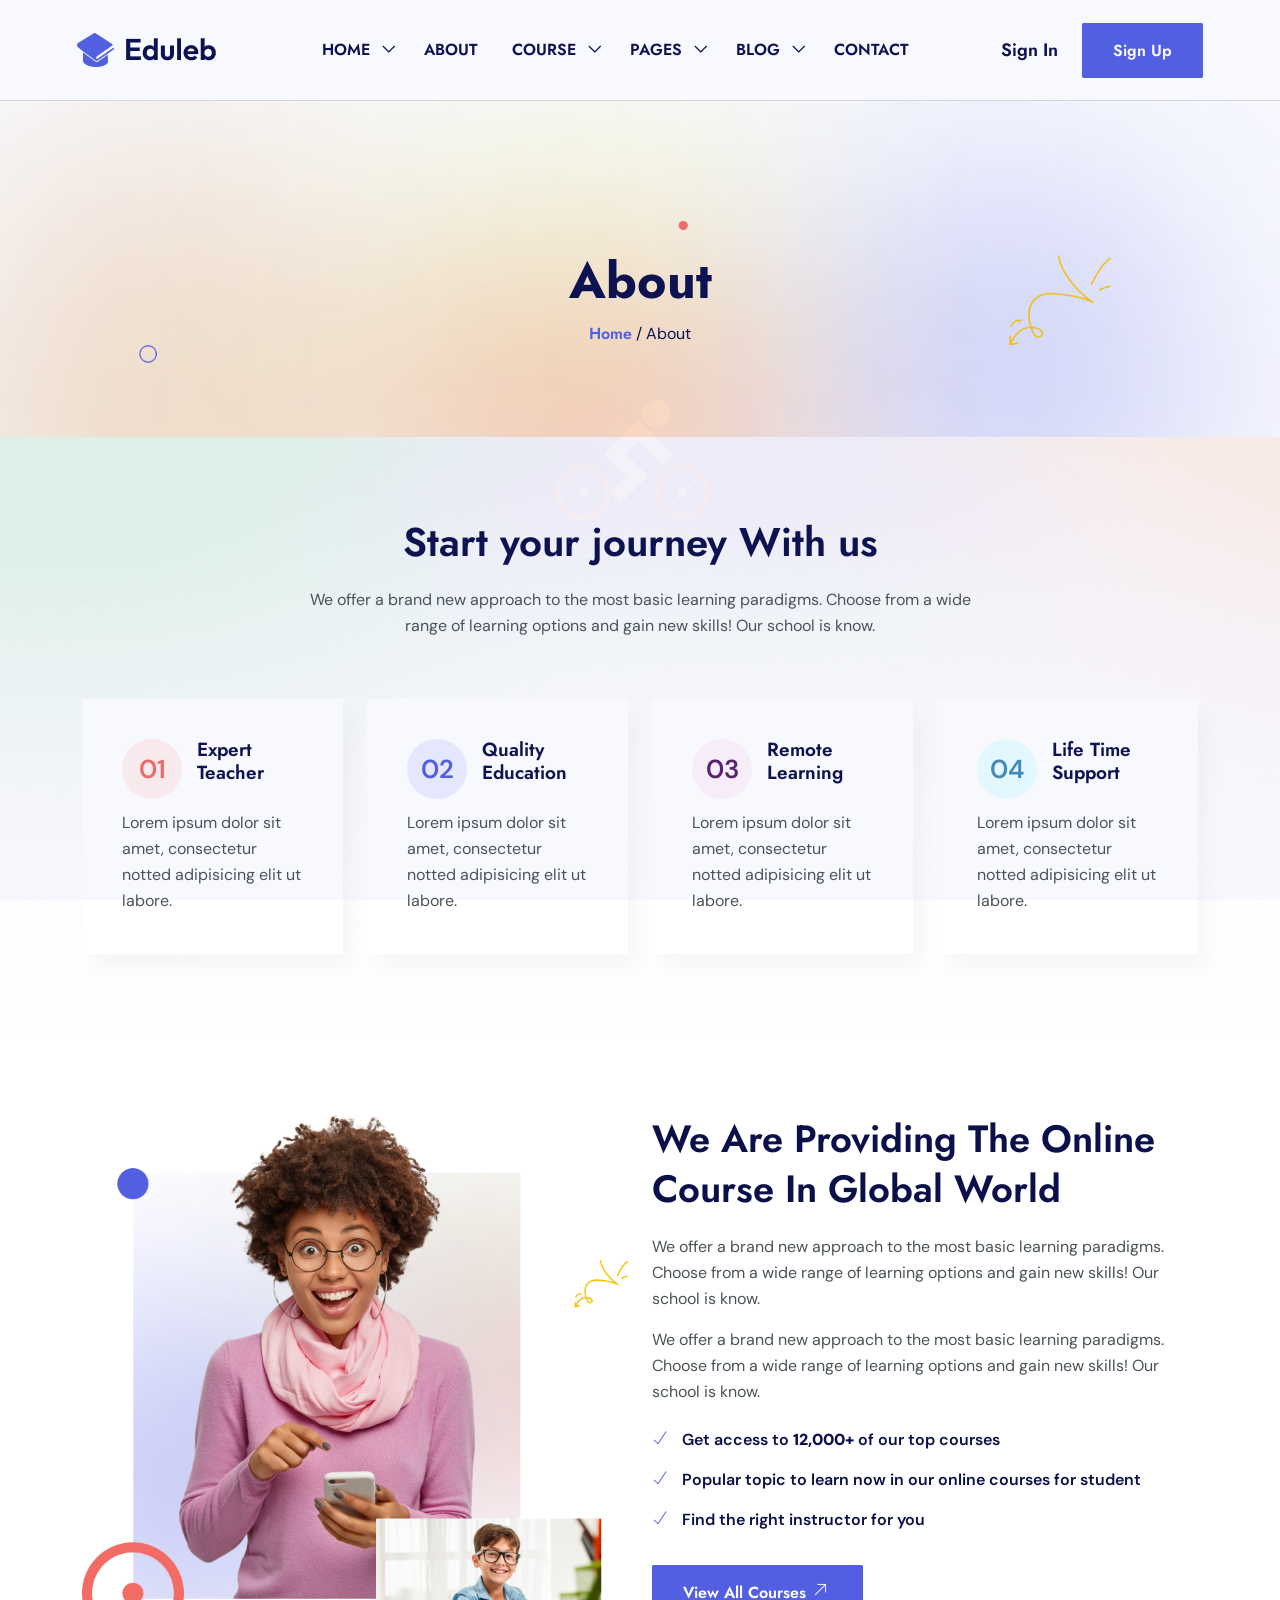
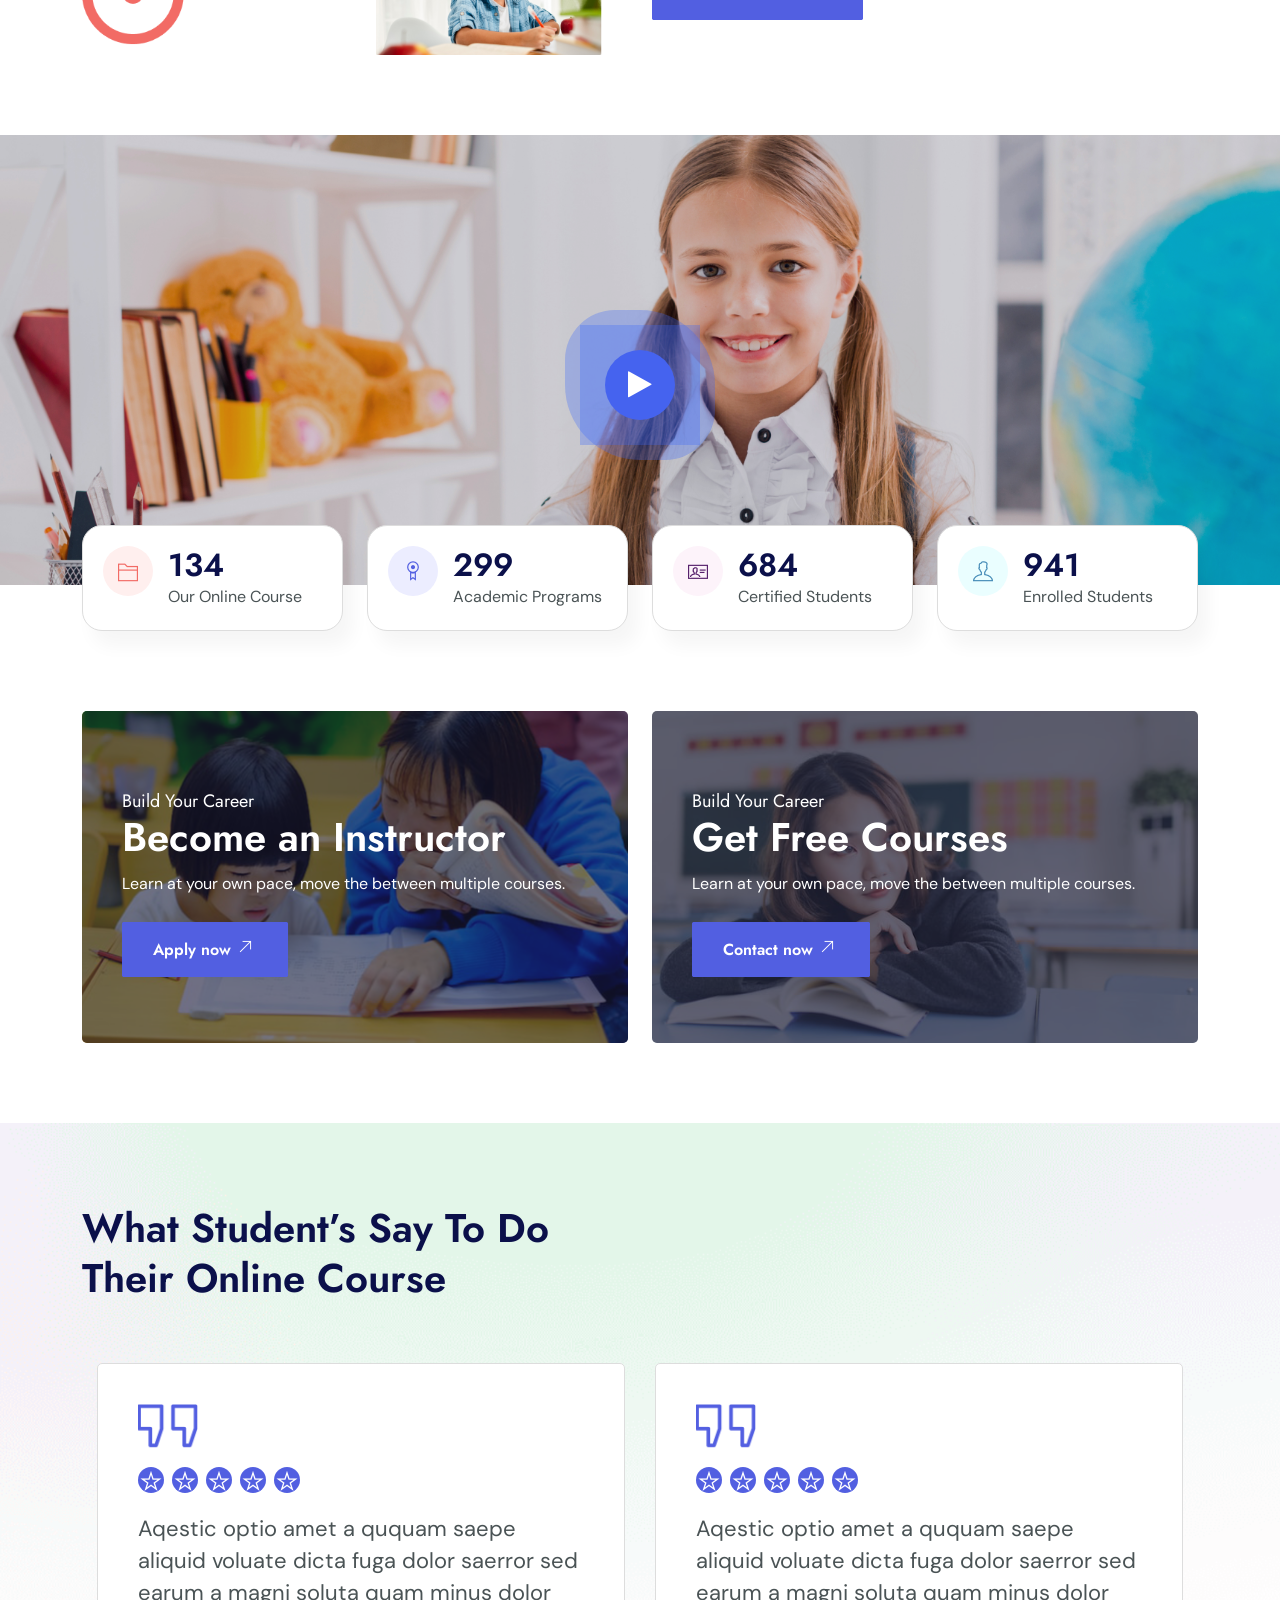
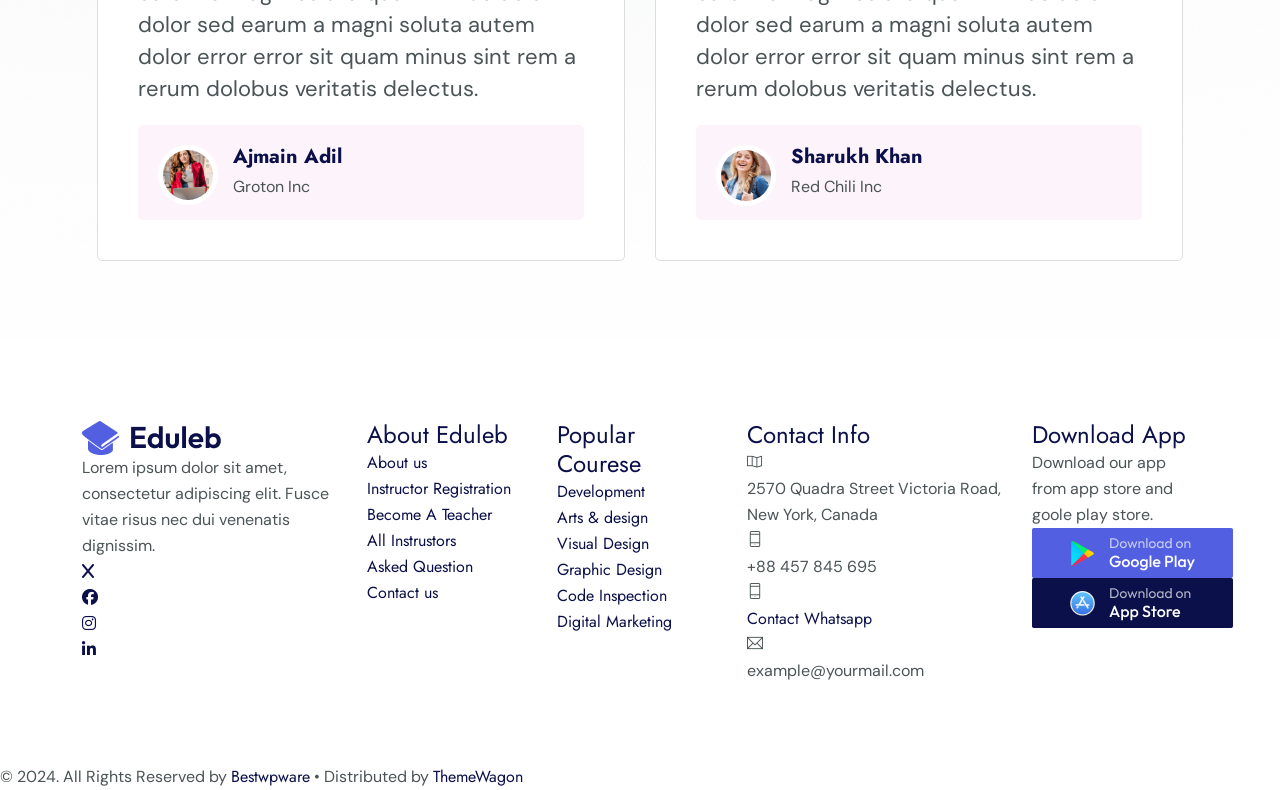
<file: about.html>
<!DOCTYPE html>
<html lang="en">

	<head>
		<!-- Meta -->
		<meta charset="utf-8">
		<meta http-equiv="X-UA-Compatible" content="IE=edge">
		<meta name="viewport" content="width=device-width, initial-scale=1, shrink-to-fit=no">
		<!-- The above 3 meta tags *must* come first in the head; any other head content must come *after* these tags -->
		<meta name="description" content="Eduleb - Education HTML Template">
		<meta name="keywords" content="agency, business, corporate, creative, html5, modern, multipurpose, One Page, parallax, startup">		
		<!-- SITE TITLE -->
		<title>Eduleb - Education HTML Template</title>			
		<!-- Latest Bootstrap min CSS -->
		<link rel="stylesheet" href="assets/bootstrap/css/bootstrap.min.css">		
		<!-- Google Font -->
		<link href="https://fonts.googleapis.com/css2?family=DM+Sans:ital,opsz,wght@0,9..40,100..1000;1,9..40,100..1000&display=swap" rel="stylesheet">
		<link href="https://fonts.googleapis.com/css2?family=Jost:ital,wght@0,100..900;1,100..900&display=swap" rel="stylesheet">
		<!-- Font Awesome CSS -->
		<link rel="stylesheet" href="https://cdnjs.cloudflare.com/ajax/libs/font-awesome/6.5.2/css/all.min.css">
		<link rel="stylesheet" href="assets/fonts/font-awesome.min.css">
		<link rel="stylesheet" href="assets/fonts/themify-icons.css">
		<!--- owl carousel Css-->
		<link rel="stylesheet" href="assets/owlcarousel/css/owl.carousel.css">
		<link rel="stylesheet" href="assets/owlcarousel/css/owl.theme.css">	
		<!--jquery-simple-mobilemenu Css-->
        <link rel="stylesheet" href="assets/css/jquery-simple-mobilemenu.css">			
		<!-- MAGNIFIC CSS -->
		<link rel="stylesheet" href="assets/css/magnific-popup.css">		
		<!-- animate CSS -->
		<link rel="stylesheet" href="assets/css/animate.css">	
		<!-- Style CSS -->					
		<link rel="stylesheet" href="assets/css/style.css">					
		<!-- HTML5 shim and Respond.js IE8 support of HTML5 elements and media queries -->
		<!-- WARNING: Respond.js doesn't work if you view the page via file:// -->
		<!--[if lt IE 9]>
		  <script src="https://oss.maxcdn.com/html5shiv/3.7.2/html5shiv.min.js"></script>
		  <script src="https://oss.maxcdn.com/respond/1.4.2/respond.min.js"></script>
		<![endif]-->
	</head>
	
    <body data-spy="scroll" data-offset="80">

		<!-- START PRELOADER -->
		<div class="preloaders">
			<span class="loader"></span>
		</div>
		<!-- END PRELOADER -->		

		<!-- START NAVBAR -->  
		<div id="navigation" class="navbar-light bg-faded site-navigation">
			<div class="container-fluid">
				<div class="row">
					<div class="col-20 align-self-center">
						<div class="site-logo">
							<a href="index.html"><img src="assets/img/logo.png" alt=""></a>          				
						</div>
					</div><!--- END Col -->
					
					<div class="col-60 d-flex">
						<nav id="main-menu">
							<ul>
								<li class="menu-item-has-children"><a href="#">Home</a>
									<ul>										
										<li><a href="index.html">Home 01</a></li>
										<li><a href="index2.html">Home 02</a></li>
									</ul>
								</li>
								<li><a href="about.html">About</a></li>				  				  
								<li class="menu-item-has-children"><a href="course.html">Course</a>
									<ul>										
										<li><a href="course.html">Course</a></li>
										<li><a href="course_details.html">Course Details</a></li>
									</ul>
								</li>								
								<li class="menu-item-has-children"><a href="#">Pages</a>
									<ul>										
										<li><a href="instructor.html">Instructor</a></li>
										<li><a href="ins_details.html">Instructor Details</a></li>
										<li><a href="pricing.html">Pricing Plan</a></li>
										<li><a href="faq.html">Faq Page</a></li>			
										<li><a href="404.html">404</a></li>				
									</ul>
								</li>							
								<li class="menu-item-has-children"><a href="blog.html">Blog</a>
									<ul>										
										<li><a href="blog.html">Blog</a></li>
										<li><a href="blog_single.html">Blog Details</a></li>
									</ul>
								</li>							  
								<li><a href="contact.html">Contact</a></li>
							</ul>
						</nav>
					</div><!--- END Col -->
					
					<div class="col-20 d-none d-xl-block text-end align-self-center">
						<a href="#" class="header-btn">Sign In</a>
						<a href="contact.html" class="btn_one">Sign Up</a>
					</div><!--- END Col -->
					
					<ul class="mobile_menu">						
						<li><a href="#">Home</a>
							<ul class="sub-menu">										
								<li><a href="index.html">Home 01</a></li>
								<li><a href="index2.html">Home 02</a></li>						
							</ul>
						</li>	
						<li><a href="about.html">About</a></li>						
						<li><a href="#">Course</a>
							<ul class="sub-menu">										
								<li><a href="course.html">Course</a></li>
								<li><a href="course_details.html">Course Deails</a></li>									
							</ul>
						</li>
						<li><a href="#">Pages</a>
							<ul class="sub-menu">									
								<li><a href="instructor.html">Instructor</a></li>
								<li><a href="ins_details.html">Instructor Details</a></li>
								<li><a href="pricing.html">Pricing Plan</a></li>
								<li><a href="faq.html">Faq Page</a></li>			
								<li><a href="404.html">404</a></li>							
							</ul>
						</li>			
						<li><a href="blog.html">Blog</a>
							<ul class="sub-menu">										
								<li><a href="blog.html">Blog</a></li>
								<li><a href="blog_single.html">Blog Details</a></li>
							</ul>
						</li>						
						<li><a href="contact.html">Contact</a></li>
					</ul>			
				</div><!--- END ROW -->
			</div><!--- END CONTAINER -->
		</div> 	  
		<!-- END NAVBAR -->		

		<!-- START SECTION TOP -->
		<section class="section-top">
			<div class="container">
				<div class="col-lg-10 offset-lg-1 text-center">
					<div class="section-top-title wow fadeInRight" data-wow-duration="1s" data-wow-delay="0.3s" data-wow-offset="0">
						<h1>About</h1>
						<ul>
							<li><a href="index.html">Home</a></li>
							<li> / About</li>
						</ul>
					</div><!-- //.HERO-TEXT -->
				</div><!--- END COL -->
			</div><!--- END CONTAINER -->
		</section>	
		<!-- END SECTION TOP -->
		
	<!-- START CATEGORY -->
	<section class="top_cat__area section-padding" style="background-image: url(assets/img/bg/shape-1.png);  background-size:cover; background-position: center center;">
		<div class="container">									
			<div class="section-title text-center">
				<h2>Start your journey With us</h2>
				<p>We offer a brand new approach to the most basic learning paradigms. Choose from a wide range of learning options and gain new skills! Our school is know.</p>
			</div>						
			<div class="row">					
				<div class="col-lg-3 col-sm-6 col-xs-12 wow fadeInUp" data-wow-duration="1s" data-wow-delay="0.2s" data-wow-offset="0">
					<div class="single_tp">
						<span class="sc_one">01</span>
						<h3>Expert <br />Teacher</h3>
						<p>Lorem ipsum dolor sit amet, consectetur notted adipisicing elit ut labore.</p>
					</div>
				</div><!-- END COL -->			
				<div class="col-lg-3 col-sm-6 col-xs-12 wow fadeInUp" data-wow-duration="1s" data-wow-delay="0.3s" data-wow-offset="0">
					<div class="single_tp">
						<span class="sc_two">02</span>
						<h3>Quality <br />Education</h3>
						<p>Lorem ipsum dolor sit amet, consectetur notted adipisicing elit ut labore.</p>
					</div>
				</div><!-- END COL -->			
				<div class="col-lg-3 col-sm-6 col-xs-12 wow fadeInUp" data-wow-duration="1s" data-wow-delay="0.4s" data-wow-offset="0">
					<div class="single_tp">
						<span class="sc_three">03</span>
						<h3>Remote <br />Learning</h3>
						<p>Lorem ipsum dolor sit amet, consectetur notted adipisicing elit ut labore.</p>
					</div>
				</div><!-- END COL -->	
				<div class="col-lg-3 col-sm-6 col-xs-12 wow fadeInUp" data-wow-duration="1s" data-wow-delay="0.4s" data-wow-offset="0">
					<div class="single_tp">
						<span class="sc_four">04</span>
						<h3>Life Time <br />Support</h3>
						<p>Lorem ipsum dolor sit amet, consectetur notted adipisicing elit ut labore.</p>
					</div>
				</div><!-- END COL -->							
			</div><!-- END ROW -->
		</div><!--- END CONTAINER -->
	</section>
	<!-- END CATEGORY -->		
		
	<!-- START ABOUT US -->
	<section class="ab_area section-padding">
		<div class="container">									
			<div class="row">								
				<div class="col-lg-6 col-sm-12 col-xs-12 wow fadeInUp" data-wow-duration="1s" data-wow-delay="0.2s" data-wow-offset="0">
					<div class="ab_img">
						<img src="assets/img/about1.png" class="img-fluid" alt="image">
					</div>
				</div><!--- END COL -->						
				<div class="col-lg-6 col-sm-12 col-xs-12 wow fadeInUp" data-wow-duration="1s" data-wow-delay="0.1s" data-wow-offset="0">
					<div class="ab_content">
						<h2>We Are Providing The Online Course In Global World</h2>
						<p>We offer a brand new approach to the most basic learning paradigms. Choose from a wide range of learning options and gain new skills! Our school is know.</p>
						<p>We offer a brand new approach to the most basic learning paradigms. Choose from a wide range of learning options and gain new skills! Our school is know.</p>
						<ul>
							<li><span class="ti-check"></span> Get access to <b>12,000+</b> of our top courses</li>
							<li><span class="ti-check"></span> Popular topic to learn now in our online courses for student</li>
							<li><span class="ti-check"></span> Find the right instructor for you</li>
						</ul>
						<a class="btn_one" href="course.html">View All Courses <i class="ti-arrow-top-right"></i></a>
					</div>
				</div><!--- END COL -->							  
			</div><!--- END ROW -->
		</div><!--- END CONTAINER -->
	</section>
	<!-- END ABOUT US -->	
	
		<!-- START VIDEO -->
		<section class="vid_area va2" style="background-image: url(assets/img/bg/video.jpg);  background-size:cover; background-position: center center;">
			<div class="container">																
				<div class="row">
					<div class="col-lg-12 vp_top wow fadeInUDown" data-wow-duration="1s" data-wow-delay="0.2s" data-wow-offset="0">
						<div class="video-area2">
							<a href="https://www.youtube.com/watch?v=RXv_uIN6e-Y" class="magnific_popup video-button"><i class="fa fa-play"></i></a>
						</div>
					</div><!--- END COL -->	
				</div><!--- END ROW -->
			</div><!--- END CONTAINER -->
		</section>
		<!-- END VIDEO -->

		<!-- START COUNTER -->
		<section class="count_area counter_feature">
			<div class="container">
				<div class="row">
					<div class="col-lg-3 col-sm-6 col-xs-12">
						<div class="single-counter">
							<span class="ti-folder sc_one"></span>
							<h2 class="counter-num">134</h2>
							<p>Our Online Course</p>
						</div>							
					</div>
					<div class="col-lg-3 col-sm-6 col-xs-12">
						<div class="single-counter">
							<span class="ti-medall-alt sc_two"></span>
							<h2 class="counter-num">299</h2>
							<p>Academic Programs</p>
						</div>
					</div><!-- END COL -->
					<div class="col-lg-3 col-sm-6 col-xs-12">
						<div class="single-counter">
							<span class="ti-id-badge sc_three"></span>
							<h2 class="counter-num">684</h2>
							<p>Certified Students</p>
						</div>
					</div><!-- END COL -->
					<div class="col-lg-3 col-sm-6 col-xs-12">
						<div class="single-counter">
							<span class="ti-user sc_four"></span>
							<h2 class="counter-num">941</h2>
							<p>Enrolled Students</p>
						</div>
					</div><!-- END COL -->						
				</div><!--- END ROW -->
			</div><!--- END CONTAINER -->		
		</section>
		<!-- END COUNTER -->

	<!-- START INSTRUCTOR+FREE COURSE -->
	<section class="insfreecourse section-padding">
		<div class="container">									
			<div class="row">								
				<div class="col-lg-6 col-sm-12 col-xs-12 wow fadeInUp" data-wow-duration="1s" data-wow-delay="0.2s" data-wow-offset="0">
					<div class="single_ins" style="background-image: url(assets/img/ins1.png);  background-size:cover; background-position: center center;">
						<div class="single_ins_content">
							<h4>Build Your Career</h4>
							<h1>Become an Instructor</h1>
							<p>Learn at your own pace, move the between multiple courses. </p>
							<a class="btn_one" href="#">Apply now <i class="ti-arrow-top-right"></i></a>
						</div>
					</div>
				</div><!--- END COL -->				
				<div class="col-lg-6 col-sm-12 col-xs-12 wow fadeInUp" data-wow-duration="1s" data-wow-delay="0.2s" data-wow-offset="0">
					<div class="single_ins" style="background-image: url(assets/img/ins2.png);  background-size:cover; background-position: center center;">
						<div class="single_ins_content">
							<h4>Build Your Career</h4>
							<h1>Get Free Courses</h1>
							<p>Learn at your own pace, move the between multiple courses. </p>
							<a class="btn_one" href="#">Contact now <i class="ti-arrow-top-right"></i></a>
						</div>
					</div>
				</div><!--- END COL -->								  
			</div><!--- END ROW -->
		</div><!--- END CONTAINER -->
	</section>
	<!-- END INSTRUCTOR+FREE COURSE -->				

		<!-- START TESTIMONIALS -->
		<section class="testi_area section-padding">
			<div class="container">
				<div class="section-title">
					<h2>What Student’s Say To Do <br />Their Online Course</h2>
				</div>						
				<div class="row">					
					<div class="col-lg-12 col-sm-12 col-xs-12">
						<div id="testimonial-slider2" class="owl-carousel">
							<div class="testimonial">
								<img src="assets/img/quote.png" alt="" />
								<div class="testimonial_content">													
									<i class="ti-star"></i>
									<i class="ti-star"></i>
									<i class="ti-star"></i>
									<i class="ti-star"></i>
									<i class="ti-star"></i>
									<p>Aqestic optio amet a ququam saepe aliquid voluate dicta fuga dolor saerror sed earum a magni soluta quam minus dolor dolor sed earum a magni soluta autem dolor error error sit quam minus sint rem a rerum dolobus veritatis delectus.</p>
								</div>
								<div class="testi_pic_title">
									<img src="assets/img/testimonial/1.png" alt="">
									<h4>Ajmain Adil</h4>
									<p>Groton Inc</p>
								</div>
							</div><!-- END TESTIMONIAL -->
							<div class="testimonial">
							<img src="assets/img/quote.png" alt="" />
								<div class="testimonial_content">													
									<i class="ti-star"></i>
									<i class="ti-star"></i>
									<i class="ti-star"></i>
									<i class="ti-star"></i>
									<i class="ti-star"></i>
									<p>Aqestic optio amet a ququam saepe aliquid voluate dicta fuga dolor saerror sed earum a magni soluta quam minus dolor dolor sed earum a magni soluta autem dolor error error sit quam minus sint rem a rerum dolobus veritatis delectus.</p>
								</div>
								<div class="testi_pic_title">
									<img src="assets/img/testimonial/2.png" alt="">
									<h4>Sharukh Khan</h4>
									<p>Red Chili Inc</p>
								</div>
							</div><!-- END TESTIMONIAL -->
							<div class="testimonial">
								<img src="assets/img/quote.png" alt="" />
								<div class="testimonial_content">													
									<i class="ti-star"></i>
									<i class="ti-star"></i>
									<i class="ti-star"></i>
									<i class="ti-star"></i>
									<i class="ti-star"></i>
									<p>Aqestic optio amet a ququam saepe aliquid voluate dicta fuga dolor saerror sed earum a magni soluta quam minus dolor dolor sed earum a magni soluta autem dolor error error sit quam minus sint rem a rerum dolobus veritatis delectus.</p>
								</div>
								<div class="testi_pic_title">
									<img src="assets/img/testimonial/3.png" alt="">
									<h4>Anushka sharma</h4>
									<p>Naika Company</p>
								</div>
							</div><!-- END TESTIMONIAL -->
							<div class="testimonial">
								<img src="assets/img/quote.png" alt="" />
								<div class="testimonial_content">													
									<i class="ti-star"></i>
									<i class="ti-star"></i>
									<i class="ti-star"></i>
									<i class="ti-star"></i>
									<i class="ti-star"></i>
									<p>Aqestic optio amet a ququam saepe aliquid voluate dicta fuga dolor saerror sed earum a magni soluta quam minus dolor dolor sed earum a magni soluta autem dolor error error sit quam minus sint rem a rerum dolobus veritatis delectus.</p>
								</div>
								<div class="testi_pic_title">
									<img src="assets/img/testimonial/4.png" alt="">
									<h4>Ajmain Adil</h4>
									<p>Groton Inc</p>
								</div>
							</div><!-- END TESTIMONIAL -->
							<div class="testimonial">
								<img src="assets/img/quote.png" alt="" />
								<div class="testimonial_content">													
									<i class="ti-star"></i>
									<i class="ti-star"></i>
									<i class="ti-star"></i>
									<i class="ti-star"></i>
									<i class="ti-star"></i>
									<p>Aqestic optio amet a ququam saepe aliquid voluate dicta fuga dolor saerror sed earum a magni soluta quam minus dolor dolor sed earum a magni soluta autem dolor error error sit quam minus sint rem a rerum dolobus veritatis delectus.</p>
								</div>
								<div class="testi_pic_title">
									<img src="assets/img/testimonial/5.png" alt="">
									<h4>Ajmain Adil</h4>
									<p>Groton Inc</p>
								</div>
							</div><!-- END TESTIMONIAL -->
						</div><!-- END TESTIMONIAL SLIDER -->
					</div><!-- END COL -->		
				</div><!--- END ROW -->
			</div><!--- END CONTAINER -->		
		</section>
		<!-- END TESTINUNIALS -->		
		
		<!-- START FOOTER -->
		<div class="footer section-padding">
			<div class="container">				
				<div class="row">						
					<div class="col-lg-3 col-sm-6 col-xs-12">
						<div class="single_footer">
							<a href="index.html"><img src="assets/img/logo.png" alt=""></a>         
							<p>Lorem ipsum dolor sit amet, consectetur adipiscing elit. Fusce vitae risus nec dui venenatis dignissim.</p>
							<div class="social_profile">
								<ul>
									<li><a class="f_facebook" href="#"><i class="fa-solid fa-x"></i></a></li>
									<li><a class="f_twitter" href="#"><i class="fa-brands fa-facebook-f"></i></a></li>
									<li><a class="f_instagram"href="#"><i class="fa-brands fa-instagram"></i></a></li>
									<li><a class="f_linkedin" href="#"><i class="fa-brands fa-linkedin-in"></i></a></li>
								</ul>
							</div>
						</div>			
					</div><!--- END COL -->						
					<div class="col-lg-2 col-sm-6 col-xs-12">
						<div class="single_footer">
							<h4>About Eduleb</h4>
							<ul>
								<li><a href="#">About us</a></li>
								<li><a href="#">Instructor Registration</a></li>
								<li><a href="#">Become A Teacher</a></li>
								<li><a href="#">All Instrustors</a></li>
								<li><a href="#">Asked Question</a></li>
								<li><a href="#">Contact us</a></li>
							</ul>
						</div>
					</div><!--- END COL -->	
					<div class="col-lg-2 col-sm-6 col-xs-12">
						<div class="single_footer">
							<h4>Popular Courese</h4>
							<ul>
								<li><a href="#">Development</a></li>
								<li><a href="#">Arts & design</a></li>
								<li><a href="#">Visual Design</a></li>
								<li><a href="#">Graphic Design</a></li>
								<li><a href="#">Code Inspection</a></li>						
								<li><a href="#">Digital Marketing</a></li>						
							</ul>
						</div>
					</div><!--- END COL -->
					<div class="col-lg-3 col-sm-6 col-xs-12">
						<div class="single_footer">
							<h4>Contact Info</h4>
							<div class="sf_contact">
								<span class="ti-map"></span>
								<p>2570 Quadra Street Victoria Road, New York, Canada</p>
							</div>
							<div class="sf_contact">
								<span class="ti-mobile"></span>
								<p>+88 457 845 695</p>
							</div>
							<div class="sf_contact">
								<span class="ti-mobile"></span>
								<p><a href="tel:+88457845695">Contact Whatsapp</a></p>
							</div>
							<div class="sf_contact">
								<span class="ti-email"></span>
								<p>example@yourmail.com</p>
							</div>
						</div>
					</div><!--- END COL -->						
					<div class="col-lg-2 col-sm-6 col-xs-12">
						<div class="single_footer">
							<h4>Download App</h4>
							<p>Download our app from app store and goole play store.</p>
							<a href="index.html"><img src="assets/img/google-play.jpg" class="foot_img" alt=""></a>  
							<a href="index.html"><img src="assets/img/app-store.jpg" class="foot_img" alt=""></a>  
						</div>
					</div><!--- END COL -->	
				</div><!--- END ROW -->					
			</div><!--- END CONTAINER -->
		</div>
		<!-- END FOOTER -->	

		<!-- START FOOTER COPYRIGHT -->	
		<div class="foot_copy">
			<div class="footer_copyright">
				<p>&copy; 2024. All Rights Reserved by <a href="https://bestwpware.com/">Bestwpware</a> • Distributed by <a href="https://themewagon.com">ThemeWagon</a></p>
			</div>	
		</div>
		<!-- END FOOTER COPYRIGHT -->	
	
	<!-- Latest jQuery -->
		<script src="assets/js/jquery-1.12.4.min.js"></script>
	<!-- Latest compiled and minified Bootstrap -->
		<script src="assets/bootstrap/js/bootstrap.min.js"></script>
	<!-- modernizer JS -->		
		<script src="assets/js/modernizr-2.8.3.min.js"></script>	
	<!-- jquery-simple-mobilemenu.min -->
		<script src="assets/js/jquery-simple-mobilemenu.js"></script>		
	<!-- owl-carousel min js  -->
		<script src="assets/owlcarousel/js/owl.carousel.min.js"></script>					
	<!-- magnific-popup js -->               
		<script src="assets/js/jquery.magnific-popup.min.js"></script>						
	<!-- countTo js -->
		<script src="assets/js/jquery.inview.min.js"></script>								
	<!-- scrolltopcontrol js -->
		<script src="assets/js/scrolltopcontrol.js"></script>			
	<!-- WOW - Reveal Animations When You Scroll -->
		<script src="assets/js/wow.min.js"></script>				
	<!-- scripts js -->
		<script src="assets/js/scripts.js"></script>
    </body>
</html>
</file>
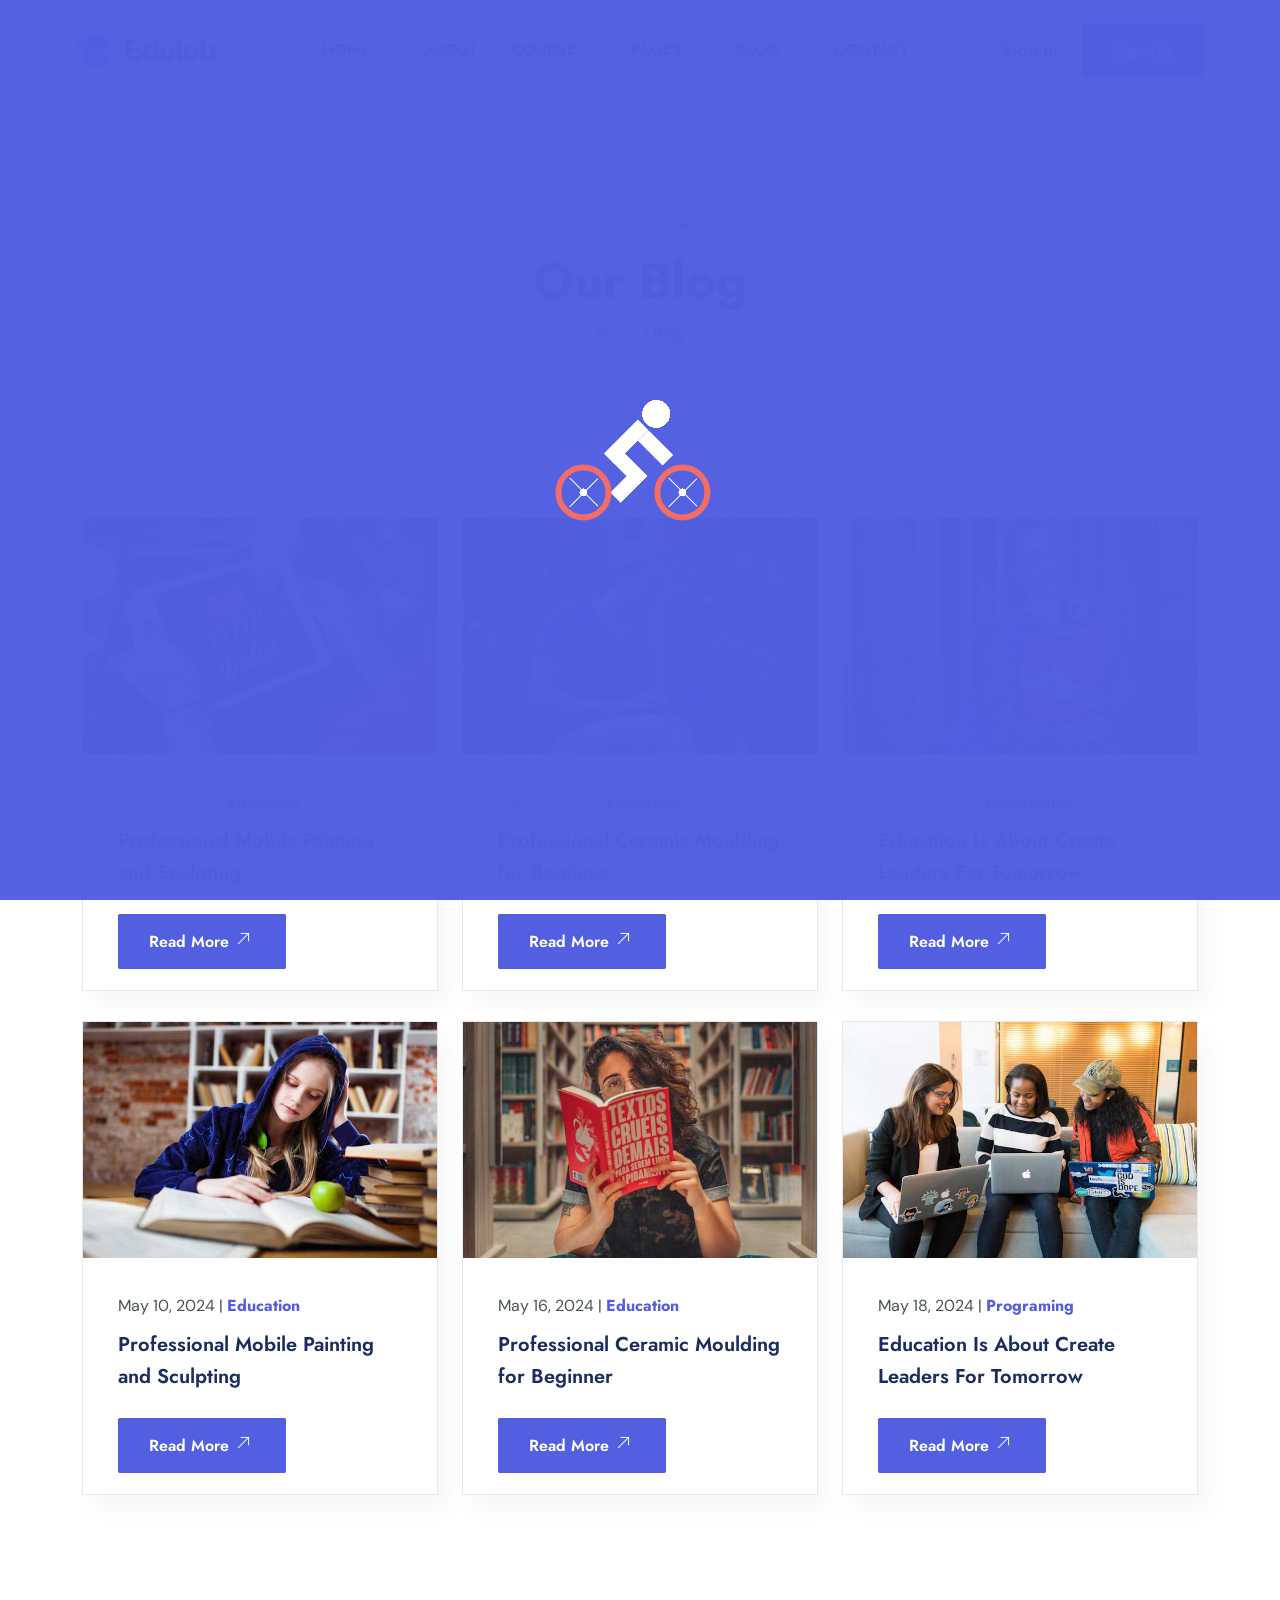
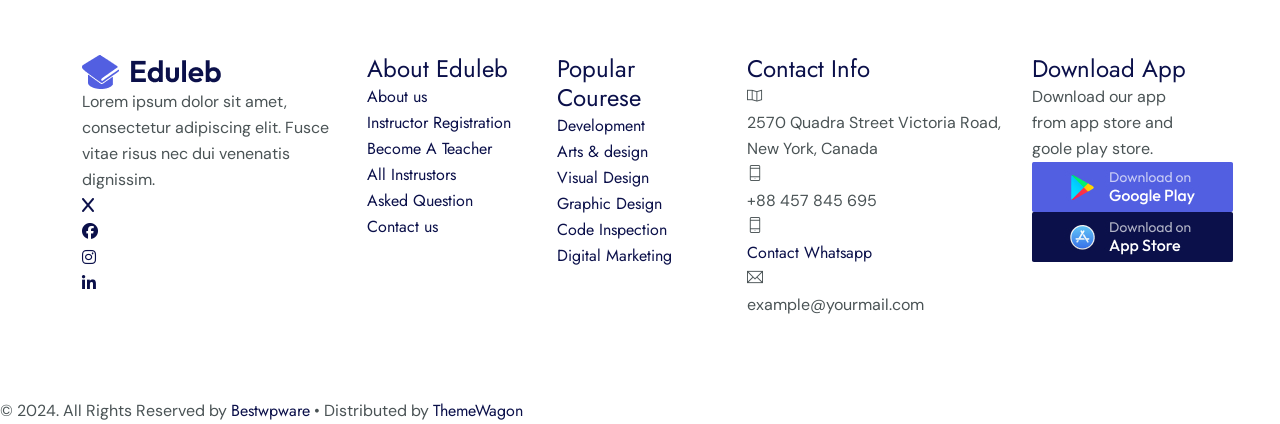
<file: blog.html>
<!DOCTYPE html>
<html lang="en">

	<head>
		<!-- Meta -->
		<meta charset="utf-8">
		<meta http-equiv="X-UA-Compatible" content="IE=edge">
		<meta name="viewport" content="width=device-width, initial-scale=1, shrink-to-fit=no">
		<!-- The above 3 meta tags *must* come first in the head; any other head content must come *after* these tags -->
		<meta name="description" content="Eduleb - Education HTML Template">
		<meta name="keywords" content="agency, business, corporate, creative, html5, modern, multipurpose, One Page, parallax, startup">		
		<!-- SITE TITLE -->
		<title>Eduleb - Education HTML Template</title>			
		<!-- Latest Bootstrap min CSS -->
		<link rel="stylesheet" href="assets/bootstrap/css/bootstrap.min.css">		
		<!-- Google Font -->
		<link href="https://fonts.googleapis.com/css2?family=DM+Sans:ital,opsz,wght@0,9..40,100..1000;1,9..40,100..1000&display=swap" rel="stylesheet">
		<link href="https://fonts.googleapis.com/css2?family=Jost:ital,wght@0,100..900;1,100..900&display=swap" rel="stylesheet">
		<!-- Font Awesome CSS -->
		<link rel="stylesheet" href="https://cdnjs.cloudflare.com/ajax/libs/font-awesome/6.5.2/css/all.min.css">
		<link rel="stylesheet" href="assets/fonts/font-awesome.min.css">
		<link rel="stylesheet" href="assets/fonts/themify-icons.css">
		<!--- owl carousel Css-->
		<link rel="stylesheet" href="assets/owlcarousel/css/owl.carousel.css">
		<link rel="stylesheet" href="assets/owlcarousel/css/owl.theme.css">	
		<!--jquery-simple-mobilemenu Css-->
        <link rel="stylesheet" href="assets/css/jquery-simple-mobilemenu.css">			
		<!-- MAGNIFIC CSS -->
		<link rel="stylesheet" href="assets/css/magnific-popup.css">		
		<!-- animate CSS -->
		<link rel="stylesheet" href="assets/css/animate.css">	
		<!-- Style CSS -->					
		<link rel="stylesheet" href="assets/css/style.css">					
		<!-- HTML5 shim and Respond.js IE8 support of HTML5 elements and media queries -->
		<!-- WARNING: Respond.js doesn't work if you view the page via file:// -->
		<!--[if lt IE 9]>
		  <script src="https://oss.maxcdn.com/html5shiv/3.7.2/html5shiv.min.js"></script>
		  <script src="https://oss.maxcdn.com/respond/1.4.2/respond.min.js"></script>
		<![endif]-->
	</head>
	
    <body data-spy="scroll" data-offset="80">

		<!-- START PRELOADER -->
		<div class="preloaders">
			<span class="loader"></span>
		</div>
		<!-- END PRELOADER -->		

		<!-- START NAVBAR -->  
		<div id="navigation" class="navbar-light bg-faded site-navigation">
			<div class="container-fluid">
				<div class="row">
					<div class="col-20 align-self-center">
						<div class="site-logo">
							<a href="index.html"><img src="assets/img/logo.png" alt=""></a>          				
						</div>
					</div><!--- END Col -->
					
					<div class="col-60 d-flex">
						<nav id="main-menu">
							<ul>
								<li class="menu-item-has-children"><a href="#">Home</a>
									<ul>										
										<li><a href="index.html">Home 01</a></li>
										<li><a href="index2.html">Home 02</a></li>
									</ul>
								</li>
								<li><a href="about.html">About</a></li>				  				  
								<li class="menu-item-has-children"><a href="course.html">Course</a>
									<ul>										
										<li><a href="course.html">Course</a></li>
										<li><a href="course_details.html">Course Details</a></li>
									</ul>
								</li>								
								<li class="menu-item-has-children"><a href="#">Pages</a>
									<ul>										
										<li><a href="instructor.html">Instructor</a></li>
										<li><a href="ins_details.html">Instructor Details</a></li>
										<li><a href="pricing.html">Pricing Plan</a></li>
										<li><a href="faq.html">Faq Page</a></li>			
										<li><a href="404.html">404</a></li>				
									</ul>
								</li>							
								<li class="menu-item-has-children"><a href="blog.html">Blog</a>
									<ul>										
										<li><a href="blog.html">Blog</a></li>
										<li><a href="blog_single.html">Blog Details</a></li>
									</ul>
								</li>							  
								<li><a href="contact.html">Contact</a></li>
							</ul>
						</nav>
					</div><!--- END Col -->
					
					<div class="col-20 d-none d-xl-block text-end align-self-center">
						<a href="#" class="header-btn">Sign In</a>
						<a href="contact.html" class="btn_one">Sign Up</a>
					</div><!--- END Col -->
					
					<ul class="mobile_menu">						
						<li><a href="#">Home</a>
							<ul class="sub-menu">										
								<li><a href="index.html">Home 01</a></li>
								<li><a href="index2.html">Home 02</a></li>						
							</ul>
						</li>	
						<li><a href="about.html">About</a></li>						
						<li><a href="#">Course</a>
							<ul class="sub-menu">										
								<li><a href="course.html">Course</a></li>
								<li><a href="course_details.html">Course Deails</a></li>									
							</ul>
						</li>
						<li><a href="#">Pages</a>
							<ul class="sub-menu">									
								<li><a href="instructor.html">Instructor</a></li>
								<li><a href="ins_details.html">Instructor Details</a></li>
								<li><a href="pricing.html">Pricing Plan</a></li>
								<li><a href="faq.html">Faq Page</a></li>			
								<li><a href="404.html">404</a></li>							
							</ul>
						</li>			
						<li><a href="blog.html">Blog</a>
							<ul class="sub-menu">										
								<li><a href="blog.html">Blog</a></li>
								<li><a href="blog_single.html">Blog Details</a></li>
							</ul>
						</li>						
						<li><a href="contact.html">Contact</a></li>
					</ul>			
				</div><!--- END ROW -->
			</div><!--- END CONTAINER -->
		</div> 	  
		<!-- END NAVBAR -->		

		<!-- START SECTION TOP -->
		<section class="section-top">
			<div class="container">
				<div class="col-lg-10 offset-lg-1 text-center">
					<div class="section-top-title wow fadeInRight" data-wow-duration="1s" data-wow-delay="0.3s" data-wow-offset="0">
						<h1>Our Blog</h1>
						<ul>
							<li><a href="index.html">Home</a></li>
							<li> / Blog</li>
						</ul>
					</div><!-- //.HERO-TEXT -->
				</div><!--- END COL -->
			</div><!--- END CONTAINER -->
		</section>	
		<!-- END SECTION TOP -->
		
		<!-- START BLOG -->
		<section id="blog" class="blog_area section-padding">
			<div class="container">	
				<div class="row">		
					<div class="col-lg-4 col-sm-4 col-xs-12 wow fadeInUp" data-wow-duration="1s" data-wow-delay="0.1s" data-wow-offset="0">
						<div class="single_blog">
							<img src="assets/img/blog/1.jpg" class="img-fluid" alt="image" />
							<div class="content_box">
								<span>May 10, 2024 | <a href="blog_single.html">Education</a></span>
								<h2><a href="blog_single.html">Professional Mobile Painting and Sculpting</a></h2>
								<a class="btn_one" href="course.html">Read More <i class="ti-arrow-top-right"></i></a>
							</div>
						</div>
					</div><!-- END COL-->				
					<div class="col-lg-4 col-sm-4 col-xs-12 wow fadeInUp" data-wow-duration="1s" data-wow-delay="0.1s" data-wow-offset="0">
						<div class="single_blog">
							<img src="assets/img/blog/2.jpg" class="img-fluid" alt="image" />
							<div class="content_box">
								<span>May 16, 2024 | <a href="blog_single.html">Education</a></span>
								<h2><a href="blog_single.html">Professional Ceramic Moulding for Beginner</a></h2>
								<a class="btn_one" href="course.html">Read More <i class="ti-arrow-top-right"></i></a>							
							</div>
						</div>
					</div><!-- END COL-->
					<div class="col-lg-4 col-sm-4 col-xs-12 wow fadeInUp" data-wow-duration="1s" data-wow-delay="0.3s" data-wow-offset="0">
						<div class="single_blog">
							<img src="assets/img/blog/3.jpg" class="img-fluid" alt="image" />
							<div class="content_box">
								<span>May 18, 2024 | <a href="blog_single.html">Programing</a></span>
								<h2><a href="blog_single.html">Education Is About Create Leaders For Tomorrow </a></h2>
								<a class="btn_one" href="course.html">Read More <i class="ti-arrow-top-right"></i></a>
							</div>
						</div>
					</div><!-- END COL-->	
					<div class="col-lg-4 col-sm-4 col-xs-12 wow fadeInUp" data-wow-duration="1s" data-wow-delay="0.1s" data-wow-offset="0">
						<div class="single_blog">
							<img src="assets/img/blog/4.jpg" class="img-fluid" alt="image" />
							<div class="content_box">
								<span>May 10, 2024 | <a href="blog_single.html">Education</a></span>
								<h2><a href="blog_single.html">Professional Mobile Painting and Sculpting</a></h2>
								<a class="btn_one" href="course.html">Read More <i class="ti-arrow-top-right"></i></a>
							</div>
						</div>
					</div><!-- END COL-->				
					<div class="col-lg-4 col-sm-4 col-xs-12 wow fadeInUp" data-wow-duration="1s" data-wow-delay="0.1s" data-wow-offset="0">
						<div class="single_blog">
							<img src="assets/img/blog/5.jpg" class="img-fluid" alt="image" />
							<div class="content_box">
								<span>May 16, 2024 | <a href="blog_single.html">Education</a></span>
								<h2><a href="blog_single.html">Professional Ceramic Moulding for Beginner</a></h2>
								<a class="btn_one" href="course.html">Read More <i class="ti-arrow-top-right"></i></a>							
							</div>
						</div>
					</div><!-- END COL-->
					<div class="col-lg-4 col-sm-4 col-xs-12 wow fadeInUp" data-wow-duration="1s" data-wow-delay="0.3s" data-wow-offset="0">
						<div class="single_blog">
							<img src="assets/img/blog/6.jpg" class="img-fluid" alt="image" />
							<div class="content_box">
								<span>May 18, 2024 | <a href="blog_single.html">Programing</a></span>
								<h2><a href="blog_single.html">Education Is About Create Leaders For Tomorrow </a></h2>
								<a class="btn_one" href="course.html">Read More <i class="ti-arrow-top-right"></i></a>
							</div>
						</div>
					</div><!-- END COL-->						
				</div><!-- / END ROW -->
			</div><!-- END CONTAINER  -->
		</section>	
		<!-- END BLOG -->
		
		<!-- START FOOTER -->
		<div class="footer section-padding">
			<div class="container">				
				<div class="row">						
					<div class="col-lg-3 col-sm-6 col-xs-12">
						<div class="single_footer">
							<a href="index.html"><img src="assets/img/logo.png" alt=""></a>         
							<p>Lorem ipsum dolor sit amet, consectetur adipiscing elit. Fusce vitae risus nec dui venenatis dignissim.</p>
							<div class="social_profile">
								<ul>
									<li><a class="f_facebook" href="#"><i class="fa-solid fa-x"></i></a></li>
									<li><a class="f_twitter" href="#"><i class="fa-brands fa-facebook-f"></i></a></li>
									<li><a class="f_instagram"href="#"><i class="fa-brands fa-instagram"></i></a></li>
									<li><a class="f_linkedin" href="#"><i class="fa-brands fa-linkedin-in"></i></a></li>
								</ul>
							</div>
						</div>			
					</div><!--- END COL -->						
					<div class="col-lg-2 col-sm-6 col-xs-12">
						<div class="single_footer">
							<h4>About Eduleb</h4>
							<ul>
								<li><a href="#">About us</a></li>
								<li><a href="#">Instructor Registration</a></li>
								<li><a href="#">Become A Teacher</a></li>
								<li><a href="#">All Instrustors</a></li>
								<li><a href="#">Asked Question</a></li>
								<li><a href="#">Contact us</a></li>
							</ul>
						</div>
					</div><!--- END COL -->	
					<div class="col-lg-2 col-sm-6 col-xs-12">
						<div class="single_footer">
							<h4>Popular Courese</h4>
							<ul>
								<li><a href="#">Development</a></li>
								<li><a href="#">Arts & design</a></li>
								<li><a href="#">Visual Design</a></li>
								<li><a href="#">Graphic Design</a></li>
								<li><a href="#">Code Inspection</a></li>						
								<li><a href="#">Digital Marketing</a></li>						
							</ul>
						</div>
					</div><!--- END COL -->
					<div class="col-lg-3 col-sm-6 col-xs-12">
						<div class="single_footer">
							<h4>Contact Info</h4>
							<div class="sf_contact">
								<span class="ti-map"></span>
								<p>2570 Quadra Street Victoria Road, New York, Canada</p>
							</div>
							<div class="sf_contact">
								<span class="ti-mobile"></span>
								<p>+88 457 845 695</p>
							</div>
							<div class="sf_contact">
								<span class="ti-mobile"></span>
								<p><a href="tel:+88457845695">Contact Whatsapp</a></p>
							</div>
							<div class="sf_contact">
								<span class="ti-email"></span>
								<p>example@yourmail.com</p>
							</div>
						</div>
					</div><!--- END COL -->						
					<div class="col-lg-2 col-sm-6 col-xs-12">
						<div class="single_footer">
							<h4>Download App</h4>
							<p>Download our app from app store and goole play store.</p>
							<a href="index.html"><img src="assets/img/google-play.jpg" class="foot_img" alt=""></a>  
							<a href="index.html"><img src="assets/img/app-store.jpg" class="foot_img" alt=""></a>  
						</div>
					</div><!--- END COL -->	
				</div><!--- END ROW -->					
			</div><!--- END CONTAINER -->
		</div>
		<!-- END FOOTER -->	

		<!-- START FOOTER COPYRIGHT -->	
		<div class="foot_copy">
			<div class="footer_copyright">
				<p>&copy; 2024. All Rights Reserved by <a href="https://bestwpware.com/">Bestwpware</a> • Distributed by <a href="https://themewagon.com">ThemeWagon</a></p>
			</div>	
		</div>
		<!-- END FOOTER COPYRIGHT -->	
	
	<!-- Latest jQuery -->
		<script src="assets/js/jquery-1.12.4.min.js"></script>
	<!-- Latest compiled and minified Bootstrap -->
		<script src="assets/bootstrap/js/bootstrap.min.js"></script>
	<!-- modernizer JS -->		
		<script src="assets/js/modernizr-2.8.3.min.js"></script>	
	<!-- jquery-simple-mobilemenu.min -->
		<script src="assets/js/jquery-simple-mobilemenu.js"></script>		
	<!-- owl-carousel min js  -->
		<script src="assets/owlcarousel/js/owl.carousel.min.js"></script>					
	<!-- magnific-popup js -->               
		<script src="assets/js/jquery.magnific-popup.min.js"></script>						
	<!-- countTo js -->
		<script src="assets/js/jquery.inview.min.js"></script>								
	<!-- scrolltopcontrol js -->
		<script src="assets/js/scrolltopcontrol.js"></script>			
	<!-- WOW - Reveal Animations When You Scroll -->
		<script src="assets/js/wow.min.js"></script>				
	<!-- scripts js -->
		<script src="assets/js/scripts.js"></script>
    </body>
</html>
</file>
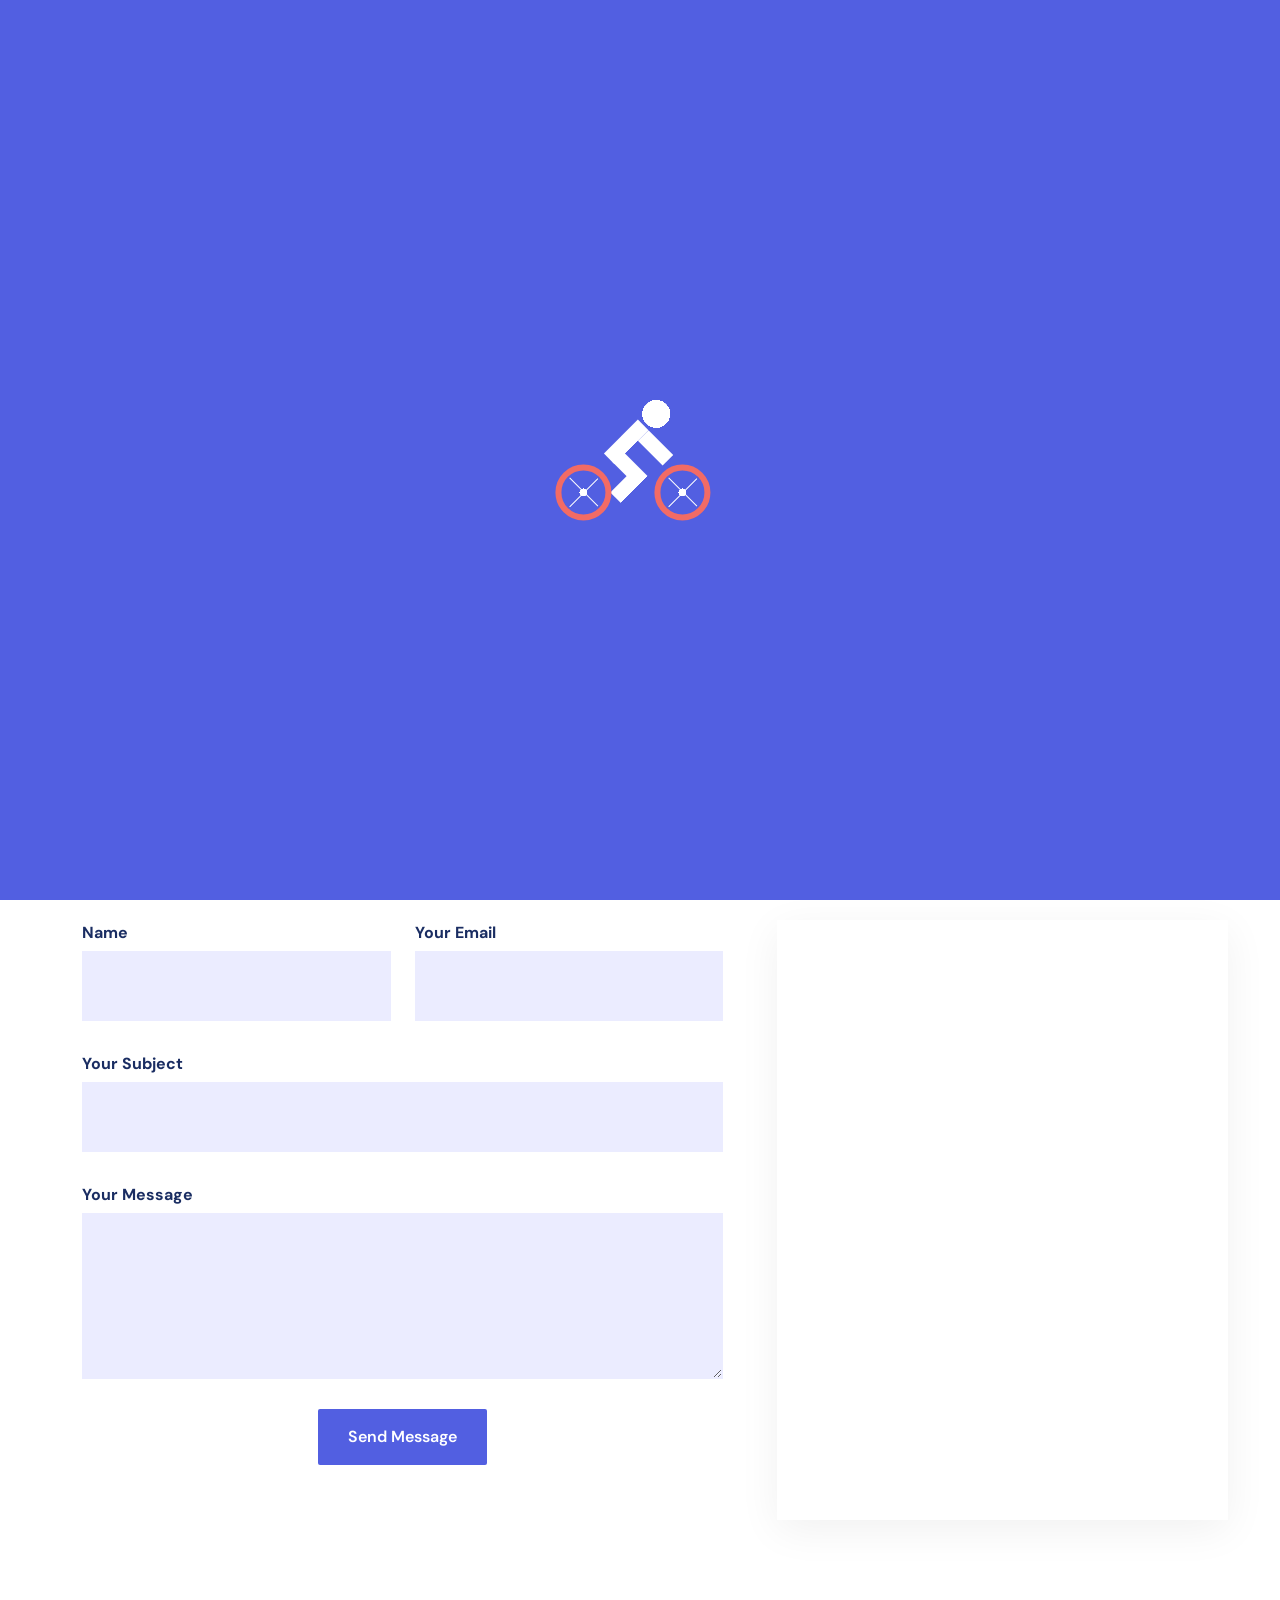
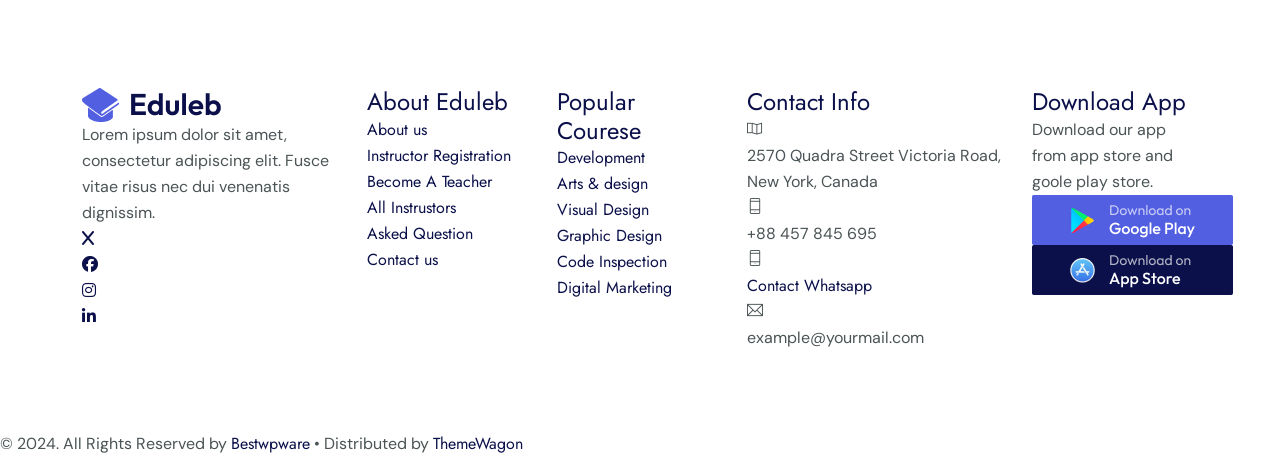
<file: contact.html>
<!DOCTYPE html>
<html lang="en">

	<head>
		<!-- Meta -->
		<meta charset="utf-8">
		<meta http-equiv="X-UA-Compatible" content="IE=edge">
		<meta name="viewport" content="width=device-width, initial-scale=1, shrink-to-fit=no">
		<!-- The above 3 meta tags *must* come first in the head; any other head content must come *after* these tags -->
		<meta name="description" content="Eduleb - Education HTML Template">
		<meta name="keywords" content="agency, business, corporate, creative, html5, modern, multipurpose, One Page, parallax, startup">		
		<!-- SITE TITLE -->
		<title>Eduleb - Education HTML Template</title>			
		<!-- Latest Bootstrap min CSS -->
		<link rel="stylesheet" href="assets/bootstrap/css/bootstrap.min.css">		
		<!-- Google Font -->
		<link href="https://fonts.googleapis.com/css2?family=DM+Sans:ital,opsz,wght@0,9..40,100..1000;1,9..40,100..1000&display=swap" rel="stylesheet">
		<link href="https://fonts.googleapis.com/css2?family=Jost:ital,wght@0,100..900;1,100..900&display=swap" rel="stylesheet">
		<!-- Font Awesome CSS -->
		<link rel="stylesheet" href="https://cdnjs.cloudflare.com/ajax/libs/font-awesome/6.5.2/css/all.min.css">
		<link rel="stylesheet" href="assets/fonts/font-awesome.min.css">
		<link rel="stylesheet" href="assets/fonts/themify-icons.css">
		<!--- owl carousel Css-->
		<link rel="stylesheet" href="assets/owlcarousel/css/owl.carousel.css">
		<link rel="stylesheet" href="assets/owlcarousel/css/owl.theme.css">	
		<!--jquery-simple-mobilemenu Css-->
        <link rel="stylesheet" href="assets/css/jquery-simple-mobilemenu.css">			
		<!-- MAGNIFIC CSS -->
		<link rel="stylesheet" href="assets/css/magnific-popup.css">		
		<!-- animate CSS -->
		<link rel="stylesheet" href="assets/css/animate.css">	
		<!-- Style CSS -->					
		<link rel="stylesheet" href="assets/css/style.css">					
		<!-- HTML5 shim and Respond.js IE8 support of HTML5 elements and media queries -->
		<!-- WARNING: Respond.js doesn't work if you view the page via file:// -->
		<!--[if lt IE 9]>
		  <script src="https://oss.maxcdn.com/html5shiv/3.7.2/html5shiv.min.js"></script>
		  <script src="https://oss.maxcdn.com/respond/1.4.2/respond.min.js"></script>
		<![endif]-->
	</head>
	
    <body data-spy="scroll" data-offset="80">

		<!-- START PRELOADER -->
		<div class="preloaders">
			<span class="loader"></span>
		</div>
		<!-- END PRELOADER -->		

		<!-- START NAVBAR -->  
		<div id="navigation" class="navbar-light bg-faded site-navigation">
			<div class="container-fluid">
				<div class="row">
					<div class="col-20 align-self-center">
						<div class="site-logo">
							<a href="index.html"><img src="assets/img/logo.png" alt=""></a>          				
						</div>
					</div><!--- END Col -->
					
					<div class="col-60 d-flex">
						<nav id="main-menu">
							<ul>
								<li class="menu-item-has-children"><a href="#">Home</a>
									<ul>										
										<li><a href="index.html">Home 01</a></li>
										<li><a href="index2.html">Home 02</a></li>
									</ul>
								</li>
								<li><a href="about.html">About</a></li>				  				  
								<li class="menu-item-has-children"><a href="course.html">Course</a>
									<ul>										
										<li><a href="course.html">Course</a></li>
										<li><a href="course_details.html">Course Details</a></li>
									</ul>
								</li>								
								<li class="menu-item-has-children"><a href="#">Pages</a>
									<ul>										
										<li><a href="instructor.html">Instructor</a></li>
										<li><a href="ins_details.html">Instructor Details</a></li>
										<li><a href="pricing.html">Pricing Plan</a></li>
										<li><a href="faq.html">Faq Page</a></li>			
										<li><a href="404.html">404</a></li>				
									</ul>
								</li>							
								<li class="menu-item-has-children"><a href="blog.html">Blog</a>
									<ul>										
										<li><a href="blog.html">Blog</a></li>
										<li><a href="blog_single.html">Blog Details</a></li>
									</ul>
								</li>							  
								<li><a href="contact.html">Contact</a></li>
							</ul>
						</nav>
					</div><!--- END Col -->
					
					<div class="col-20 d-none d-xl-block text-end align-self-center">
						<a href="#" class="header-btn">Sign In</a>
						<a href="contact.html" class="btn_one">Sign Up</a>
					</div><!--- END Col -->
					
					<ul class="mobile_menu">						
						<li><a href="#">Home</a>
							<ul class="sub-menu">										
								<li><a href="index.html">Home 01</a></li>
								<li><a href="index2.html">Home 02</a></li>						
							</ul>
						</li>	
						<li><a href="about.html">About</a></li>						
						<li><a href="#">Course</a>
							<ul class="sub-menu">										
								<li><a href="course.html">Course</a></li>
								<li><a href="course_details.html">Course Deails</a></li>									
							</ul>
						</li>
						<li><a href="#">Pages</a>
							<ul class="sub-menu">									
								<li><a href="instructor.html">Instructor</a></li>
								<li><a href="ins_details.html">Instructor Details</a></li>
								<li><a href="pricing.html">Pricing Plan</a></li>
								<li><a href="faq.html">Faq Page</a></li>			
								<li><a href="404.html">404</a></li>							
							</ul>
						</li>			
						<li><a href="blog.html">Blog</a>
							<ul class="sub-menu">										
								<li><a href="blog.html">Blog</a></li>
								<li><a href="blog_single.html">Blog Details</a></li>
							</ul>
						</li>						
						<li><a href="contact.html">Contact</a></li>
					</ul>			
				</div><!--- END ROW -->
			</div><!--- END CONTAINER -->
		</div> 	  
		<!-- END NAVBAR -->		

		<!-- START SECTION TOP -->
		<section class="section-top">
			<div class="container">
				<div class="col-lg-10 offset-lg-1 text-center">
					<div class="section-top-title wow fadeInRight" data-wow-duration="1s" data-wow-delay="0.3s" data-wow-offset="0">
						<h1>Get In Touch</h1>
						<ul>
							<li><a href="index.html">Home</a></li>
							<li> / Contact</li>
						</ul>
					</div><!-- //.HERO-TEXT -->
				</div><!--- END COL -->
			</div><!--- END CONTAINER -->
		</section>	
		<!-- END SECTION TOP -->
		
		<!-- START ADDRESS -->
		<section class="address_area section-padding">
			<div class="container">
				<div class="row text-center">
					<div class="col-lg-4 col-sm-4 col-xs-12 no-padding wow fadeInUp" data-wow-duration="1s" data-wow-delay="0.1s" data-wow-offset="0">
						<div class="single_address sa_one">
							<i class="ti-map"></i>
							<h4>Our Location</h4>
							<p>3481 Melrose Place, Beverly Hills <br /> CA 90210</p>
						</div>
					</div><!-- END COL -->
					<div class="col-lg-4 col-sm-4 col-xs-12 no-padding wow fadeInUp" data-wow-duration="1s" data-wow-delay="0.2s" data-wow-offset="0">
						<div class="single_address sa_two">
							<i class="ti-mobile"></i>
							<h4>Telephone</h4>
							<p>(+1) 517 397 7100</p>
							<p>(+1) 411 315 8138</p>
						</div>
					</div><!-- END COL -->
					<div class="col-lg-4 col-sm-4 col-xs-12 no-padding wow fadeInUp" data-wow-duration="1s" data-wow-delay="0.3s" data-wow-offset="0">
						<div class="single_address sa_three">
							<i class="ti-email"></i>
							<h4>Send email</h4>
							<p>Info@example.com</p>
							<p>admin@example.com</p>
						</div>
					</div><!-- END COL -->			  
				</div><!--- END ROW -->
			</div><!--- END CONTAINER -->
		</section>
		<!-- END ADDRESS -->	

		<!-- CONTACT -->
		<div id="contact" class="contact_area section-padding">
			<div class="container">			
				<div class="row">					
					<div class="col-lg-7 col-sm-12 col-xs-12 wow fadeInUp" data-wow-duration="1s" data-wow-delay="0.2s" data-wow-offset="0">		
						<div class="contact">
							<form class="form" name="enq" method="post" action="contact.php" onsubmit="return validation();">
								<div class="row">
									<div class="form-group col-md-6">
										<label for="">Name</label>
										<input type="text" name="name" class="form-control" required="required">
									</div>
									<div class="form-group col-md-6">
										<label for="">Your Email</label>
										<input type="email" name="email" class="form-control" required="required">
									</div>
									<div class="form-group col-md-12">
										<label for="">Your Subject</label>
										<input type="text" name="subject" class="form-control" required="required">
									</div>
									<div class="form-group col-md-12">
										<label for="">Your Message</label>
										<textarea rows="6" name="message" class="form-control" required="required"></textarea>
									</div>
									<div class="col-md-12 text-center">
										<button type="submit" value="Send message" name="submit" id="submitButton" class="btn_one" title="Submit Your Message!">Send Message</button>
									</div>
								</div>
							</form>
						</div>
					</div><!-- END COL  -->
					<div class="col-lg-5 col-sm-12 col-xs-12 wow fadeInUp" data-wow-duration="1s" data-wow-delay="0.2s" data-wow-offset="0">		<div class="map">
							<iframe src="https://www.google.com/maps/embed?pb=!1m18!1m12!1m3!1d3023.957183635167!2d-74.00402768559431!3d40.71895904512855!2m3!1f0!2f0!3f0!3m2!1i1024!2i768!4f13.1!3m3!1m2!1s0x89c2598a1316e7a7%3A0x47bb20eb6074b3f0!2sNew%20Work%20City%20-%20(CLOSED)!5e0!3m2!1sbn!2sbd!4v1600305497356!5m2!1sbn!2sbd" style="border:0;" allowfullscreen="" aria-hidden="false" tabindex="0"></iframe>
						</div>					
					</div><!-- END COL  -->				
				</div><!-- END ROW -->				
			</div><!--- END CONTAINER -->
		</div>
		<!-- END CONTACT -->
		
		<!-- START FOOTER -->
		<div class="footer section-padding">
			<div class="container">				
				<div class="row">						
					<div class="col-lg-3 col-sm-6 col-xs-12">
						<div class="single_footer">
							<a href="index.html"><img src="assets/img/logo.png" alt=""></a>         
							<p>Lorem ipsum dolor sit amet, consectetur adipiscing elit. Fusce vitae risus nec dui venenatis dignissim.</p>
							<div class="social_profile">
								<ul>
									<li><a class="f_facebook" href="#"><i class="fa-solid fa-x"></i></a></li>
									<li><a class="f_twitter" href="#"><i class="fa-brands fa-facebook-f"></i></a></li>
									<li><a class="f_instagram"href="#"><i class="fa-brands fa-instagram"></i></a></li>
									<li><a class="f_linkedin" href="#"><i class="fa-brands fa-linkedin-in"></i></a></li>
								</ul>
							</div>
						</div>			
					</div><!--- END COL -->						
					<div class="col-lg-2 col-sm-6 col-xs-12">
						<div class="single_footer">
							<h4>About Eduleb</h4>
							<ul>
								<li><a href="#">About us</a></li>
								<li><a href="#">Instructor Registration</a></li>
								<li><a href="#">Become A Teacher</a></li>
								<li><a href="#">All Instrustors</a></li>
								<li><a href="#">Asked Question</a></li>
								<li><a href="#">Contact us</a></li>
							</ul>
						</div>
					</div><!--- END COL -->	
					<div class="col-lg-2 col-sm-6 col-xs-12">
						<div class="single_footer">
							<h4>Popular Courese</h4>
							<ul>
								<li><a href="#">Development</a></li>
								<li><a href="#">Arts & design</a></li>
								<li><a href="#">Visual Design</a></li>
								<li><a href="#">Graphic Design</a></li>
								<li><a href="#">Code Inspection</a></li>						
								<li><a href="#">Digital Marketing</a></li>						
							</ul>
						</div>
					</div><!--- END COL -->
					<div class="col-lg-3 col-sm-6 col-xs-12">
						<div class="single_footer">
							<h4>Contact Info</h4>
							<div class="sf_contact">
								<span class="ti-map"></span>
								<p>2570 Quadra Street Victoria Road, New York, Canada</p>
							</div>
							<div class="sf_contact">
								<span class="ti-mobile"></span>
								<p>+88 457 845 695</p>
							</div>
							<div class="sf_contact">
								<span class="ti-mobile"></span>
								<p><a href="tel:+88457845695">Contact Whatsapp</a></p>
							</div>
							<div class="sf_contact">
								<span class="ti-email"></span>
								<p>example@yourmail.com</p>
							</div>
						</div>
					</div><!--- END COL -->						
					<div class="col-lg-2 col-sm-6 col-xs-12">
						<div class="single_footer">
							<h4>Download App</h4>
							<p>Download our app from app store and goole play store.</p>
							<a href="index.html"><img src="assets/img/google-play.jpg" class="foot_img" alt=""></a>  
							<a href="index.html"><img src="assets/img/app-store.jpg" class="foot_img" alt=""></a>  
						</div>
					</div><!--- END COL -->	
				</div><!--- END ROW -->					
			</div><!--- END CONTAINER -->
		</div>
		<!-- END FOOTER -->	

		<!-- START FOOTER COPYRIGHT -->	
		<div class="foot_copy">
			<div class="footer_copyright">
				<p>&copy; 2024. All Rights Reserved by <a href="https://bestwpware.com/">Bestwpware</a> • Distributed by <a href="https://themewagon.com">ThemeWagon</a></p>
			</div>	
		</div>
		<!-- END FOOTER COPYRIGHT -->	
	
	<!-- Latest jQuery -->
		<script src="assets/js/jquery-1.12.4.min.js"></script>
	<!-- Latest compiled and minified Bootstrap -->
		<script src="assets/bootstrap/js/bootstrap.min.js"></script>
	<!-- modernizer JS -->		
		<script src="assets/js/modernizr-2.8.3.min.js"></script>	
	<!-- jquery-simple-mobilemenu.min -->
		<script src="assets/js/jquery-simple-mobilemenu.js"></script>		
	<!-- owl-carousel min js  -->
		<script src="assets/owlcarousel/js/owl.carousel.min.js"></script>					
	<!-- magnific-popup js -->               
		<script src="assets/js/jquery.magnific-popup.min.js"></script>						
	<!-- countTo js -->
		<script src="assets/js/jquery.inview.min.js"></script>								
	<!-- scrolltopcontrol js -->
		<script src="assets/js/scrolltopcontrol.js"></script>			
	<!-- WOW - Reveal Animations When You Scroll -->
		<script src="assets/js/wow.min.js"></script>				
	<!-- scripts js -->
		<script src="assets/js/scripts.js"></script>
    </body>
</html>
</file>
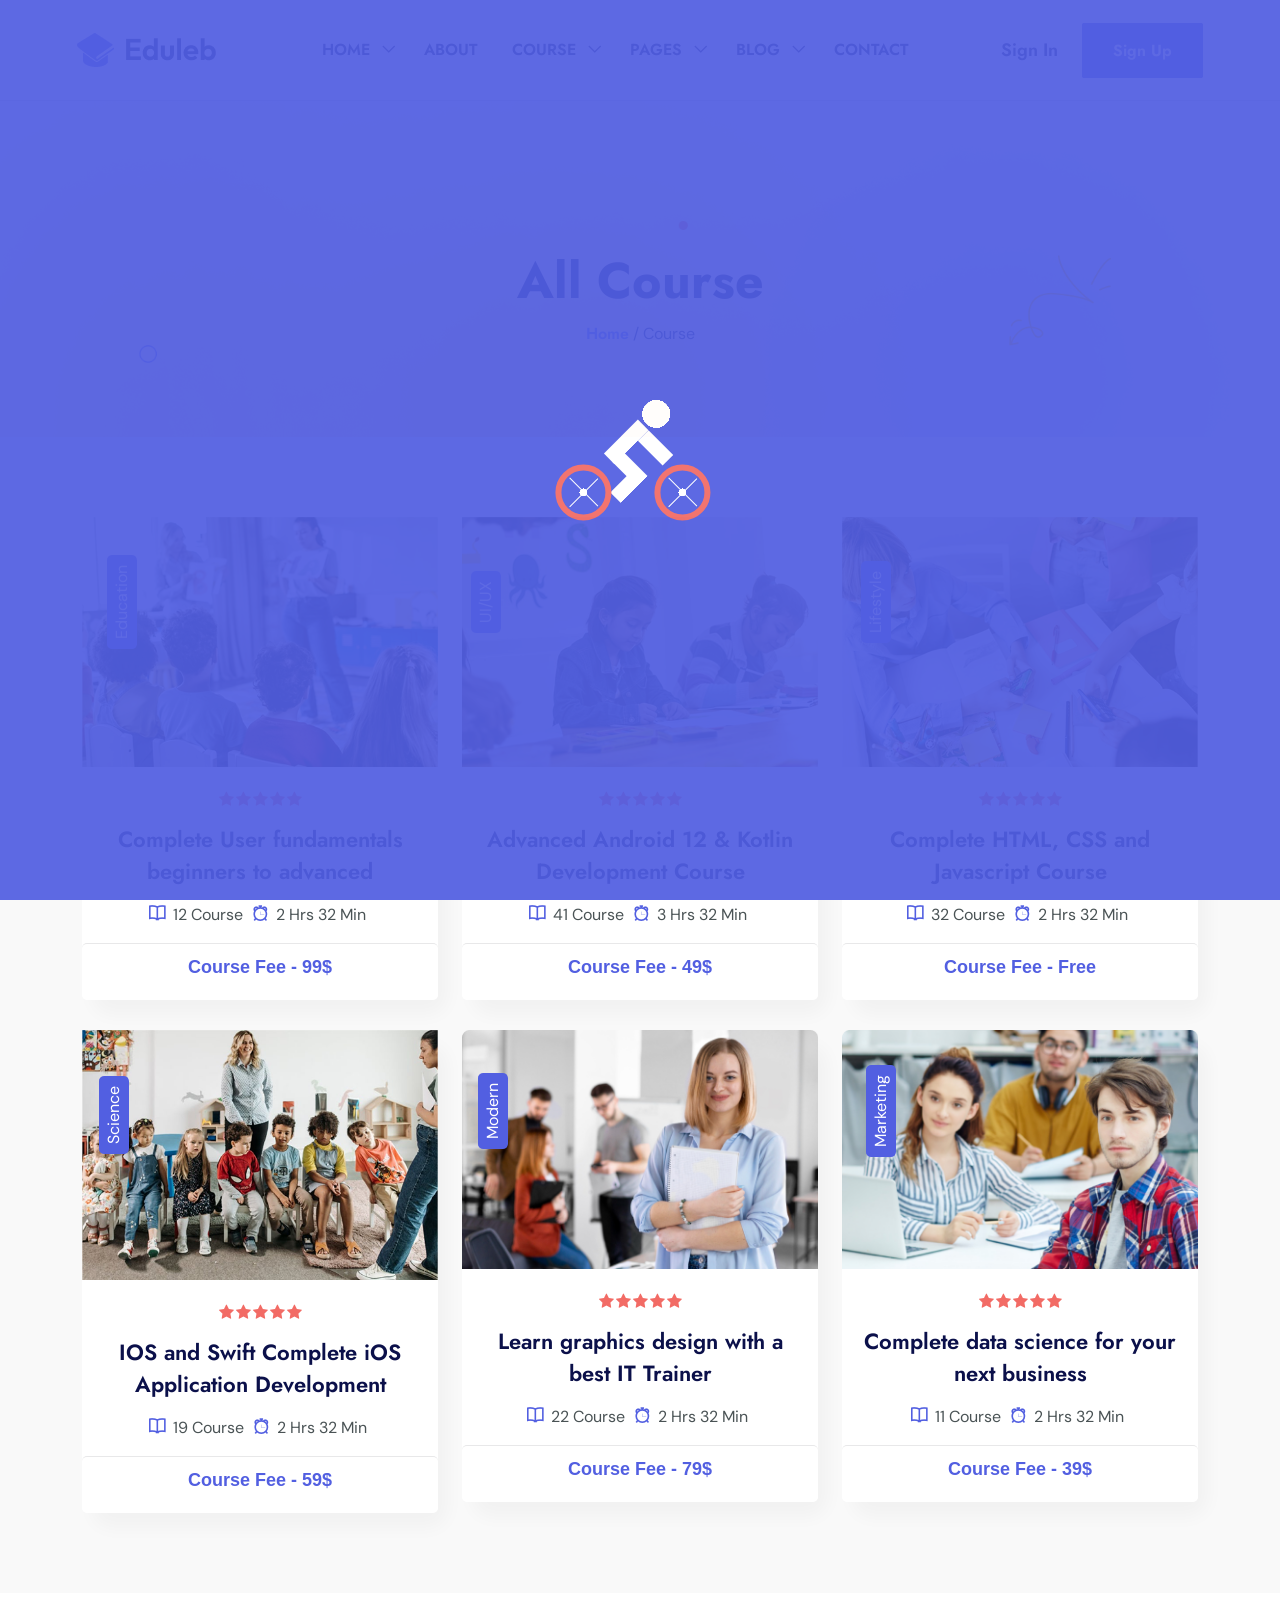
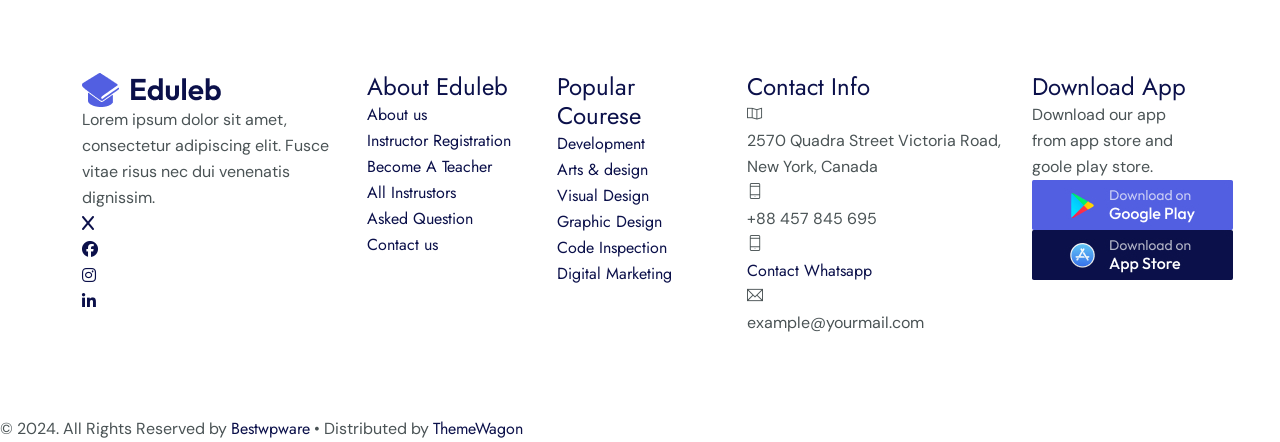
<file: course.html>
<!DOCTYPE html>
<html lang="en">

	<head>
		<!-- Meta -->
		<meta charset="utf-8">
		<meta http-equiv="X-UA-Compatible" content="IE=edge">
		<meta name="viewport" content="width=device-width, initial-scale=1, shrink-to-fit=no">
		<!-- The above 3 meta tags *must* come first in the head; any other head content must come *after* these tags -->
		<meta name="description" content="Eduleb - Education HTML Template">
		<meta name="keywords" content="agency, business, corporate, creative, html5, modern, multipurpose, One Page, parallax, startup">		
		<!-- SITE TITLE -->
		<title>Eduleb - Education HTML Template</title>			
		<!-- Latest Bootstrap min CSS -->
		<link rel="stylesheet" href="assets/bootstrap/css/bootstrap.min.css">		
		<!-- Google Font -->
		<link href="https://fonts.googleapis.com/css2?family=DM+Sans:ital,opsz,wght@0,9..40,100..1000;1,9..40,100..1000&display=swap" rel="stylesheet">
		<link href="https://fonts.googleapis.com/css2?family=Jost:ital,wght@0,100..900;1,100..900&display=swap" rel="stylesheet">
		<!-- Font Awesome CSS -->
		<link rel="stylesheet" href="https://cdnjs.cloudflare.com/ajax/libs/font-awesome/6.5.2/css/all.min.css">
		<link rel="stylesheet" href="assets/fonts/font-awesome.min.css">
		<link rel="stylesheet" href="assets/fonts/themify-icons.css">
		<!--- owl carousel Css-->
		<link rel="stylesheet" href="assets/owlcarousel/css/owl.carousel.css">
		<link rel="stylesheet" href="assets/owlcarousel/css/owl.theme.css">	
		<!--jquery-simple-mobilemenu Css-->
        <link rel="stylesheet" href="assets/css/jquery-simple-mobilemenu.css">			
		<!-- MAGNIFIC CSS -->
		<link rel="stylesheet" href="assets/css/magnific-popup.css">		
		<!-- animate CSS -->
		<link rel="stylesheet" href="assets/css/animate.css">	
		<!-- Style CSS -->					
		<link rel="stylesheet" href="assets/css/style.css">					
		<!-- HTML5 shim and Respond.js IE8 support of HTML5 elements and media queries -->
		<!-- WARNING: Respond.js doesn't work if you view the page via file:// -->
		<!--[if lt IE 9]>
		  <script src="https://oss.maxcdn.com/html5shiv/3.7.2/html5shiv.min.js"></script>
		  <script src="https://oss.maxcdn.com/respond/1.4.2/respond.min.js"></script>
		<![endif]-->
	</head>
	
    <body data-spy="scroll" data-offset="80">

		<!-- START PRELOADER -->
		<div class="preloaders">
			<span class="loader"></span>
		</div>
		<!-- END PRELOADER -->		

		<!-- START NAVBAR -->  
		<div id="navigation" class="navbar-light bg-faded site-navigation">
			<div class="container-fluid">
				<div class="row">
					<div class="col-20 align-self-center">
						<div class="site-logo">
							<a href="index.html"><img src="assets/img/logo.png" alt=""></a>          				
						</div>
					</div><!--- END Col -->
					
					<div class="col-60 d-flex">
						<nav id="main-menu">
							<ul>
								<li class="menu-item-has-children"><a href="#">Home</a>
									<ul>										
										<li><a href="index.html">Home 01</a></li>
										<li><a href="index2.html">Home 02</a></li>
									</ul>
								</li>
								<li><a href="about.html">About</a></li>				  				  
								<li class="menu-item-has-children"><a href="course.html">Course</a>
									<ul>										
										<li><a href="course.html">Course</a></li>
										<li><a href="course_details.html">Course Details</a></li>
									</ul>
								</li>								
								<li class="menu-item-has-children"><a href="#">Pages</a>
									<ul>										
										<li><a href="instructor.html">Instructor</a></li>
										<li><a href="ins_details.html">Instructor Details</a></li>
										<li><a href="pricing.html">Pricing Plan</a></li>
										<li><a href="faq.html">Faq Page</a></li>			
										<li><a href="404.html">404</a></li>				
									</ul>
								</li>							
								<li class="menu-item-has-children"><a href="blog.html">Blog</a>
									<ul>										
										<li><a href="blog.html">Blog</a></li>
										<li><a href="blog_single.html">Blog Details</a></li>
									</ul>
								</li>							  
								<li><a href="contact.html">Contact</a></li>
							</ul>
						</nav>
					</div><!--- END Col -->
					
					<div class="col-20 d-none d-xl-block text-end align-self-center">
						<a href="#" class="header-btn">Sign In</a>
						<a href="contact.html" class="btn_one">Sign Up</a>
					</div><!--- END Col -->
					
					<ul class="mobile_menu">						
						<li><a href="#">Home</a>
							<ul class="sub-menu">										
								<li><a href="index.html">Home 01</a></li>
								<li><a href="index2.html">Home 02</a></li>						
							</ul>
						</li>	
						<li><a href="about.html">About</a></li>						
						<li><a href="#">Course</a>
							<ul class="sub-menu">										
								<li><a href="course.html">Course</a></li>
								<li><a href="course_details.html">Course Deails</a></li>									
							</ul>
						</li>
						<li><a href="#">Pages</a>
							<ul class="sub-menu">									
								<li><a href="instructor.html">Instructor</a></li>
								<li><a href="ins_details.html">Instructor Details</a></li>
								<li><a href="pricing.html">Pricing Plan</a></li>
								<li><a href="faq.html">Faq Page</a></li>			
								<li><a href="404.html">404</a></li>							
							</ul>
						</li>			
						<li><a href="blog.html">Blog</a>
							<ul class="sub-menu">										
								<li><a href="blog.html">Blog</a></li>
								<li><a href="blog_single.html">Blog Details</a></li>
							</ul>
						</li>						
						<li><a href="contact.html">Contact</a></li>
					</ul>			
				</div><!--- END ROW -->
			</div><!--- END CONTAINER -->
		</div> 	  
		<!-- END NAVBAR -->		

		<!-- START SECTION TOP -->
		<section class="section-top">
			<div class="container">
				<div class="col-lg-10 offset-lg-1 text-center">
					<div class="section-top-title wow fadeInRight" data-wow-duration="1s" data-wow-delay="0.3s" data-wow-offset="0">
						<h1>All Course</h1>
						<ul>
							<li><a href="index.html">Home</a></li>
							<li> / Course</li>
						</ul>
					</div><!-- //.HERO-TEXT -->
				</div><!--- END COL -->
			</div><!--- END CONTAINER -->
		</section>	
		<!-- END SECTION TOP -->
		
		<!-- START COURSE -->
		<section class="home_course section-padding">
			<div class="container">			
				<div class="row">
					<div class="col-lg-4 col-sm-6 col-xs-12">
						<div class="single_course">
							<div class="single_c_img">
								<img src="assets/img/course/1.png" class="img-fluid" alt="course-image" />
								<span>Education</span>
							</div>
							<i class="fa fa-star"></i><i class="fa fa-star"></i><i class="fa fa-star"></i><i class="fa fa-star"></i><i class="fa fa-star"></i>
							<h4><a href="course.html">Complete User fundamentals beginners to advanced</a></h4>
							<p><span class="ti-book"> </span> 12 Course</p>
							<p><span class="ti-alarm-clock"> </span>2 Hrs 32 Min</p>
							<div class="price">Course Fee - 99$</div>
						</div>
					</div><!-- END COL -->
					<div class="col-lg-4 col-sm-6 col-xs-12">
						<div class="single_course">
							<div class="single_c_img">
								<img src="assets/img/course/2.png" class="img-fluid" alt="course-image" />
								<span>UI/UX</span>
							</div>
							<i class="fa fa-star"></i><i class="fa fa-star"></i><i class="fa fa-star"></i><i class="fa fa-star"></i><i class="fa fa-star"></i>
							<h4><a href="course.html">Advanced Android 12 & Kotlin Development Course</a></h4>
							<p><span class="ti-book"> </span> 41 Course</p>
							<p><span class="ti-alarm-clock"> </span>3 Hrs 32 Min</p>
							<div class="price">Course Fee - 49$</div>
						</div>
					</div><!-- END COL -->
					<div class="col-lg-4 col-sm-6 col-xs-12">
						<div class="single_course">
							<div class="single_c_img">
								<img src="assets/img/course/3.png" class="img-fluid" alt="course-image" />
								<span>Lifestyle</span>
							</div>
							<i class="fa fa-star"></i><i class="fa fa-star"></i><i class="fa fa-star"></i><i class="fa fa-star"></i><i class="fa fa-star"></i>
							<h4><a href="course.html">Complete HTML, CSS and Javascript Course</a></h4>
							<p><span class="ti-book"> </span> 32 Course</p>
							<p><span class="ti-alarm-clock"> </span>2 Hrs 32 Min</p>
							<div class="price">Course Fee - Free</div>
						</div>
					</div><!-- END COL -->
					<div class="col-lg-4 col-sm-6 col-xs-12">
						<div class="single_course">
							<div class="single_c_img">
								<img src="assets/img/course/4.png" class="img-fluid" alt="course-image" />
								<span>Science</span>
							</div>
							<i class="fa fa-star"></i><i class="fa fa-star"></i><i class="fa fa-star"></i><i class="fa fa-star"></i><i class="fa fa-star"></i>
							<h4><a href="course.html">IOS and Swift Complete iOS Application Development</a></h4>
							<p><span class="ti-book"> </span> 19 Course</p>
							<p><span class="ti-alarm-clock"> </span>2 Hrs 32 Min</p>
							<div class="price">Course Fee - 59$</div>
						</div>
					</div><!-- END COL -->
					<div class="col-lg-4 col-sm-6 col-xs-12">
						<div class="single_course">
							<div class="single_c_img">
								<img src="assets/img/course/5.png" class="img-fluid" alt="course-image" />
								<span>Modern</span>
							</div>
							<i class="fa fa-star"></i><i class="fa fa-star"></i><i class="fa fa-star"></i><i class="fa fa-star"></i><i class="fa fa-star"></i>
							<h4><a href="course.html">Learn graphics design with a best IT Trainer</a></h4>
							<p><span class="ti-book"> </span> 22 Course</p>
							<p><span class="ti-alarm-clock"> </span>2 Hrs 32 Min</p>
							<div class="price">Course Fee - 79$</div>
						</div>
					</div><!-- END COL -->
					<div class="col-lg-4 col-sm-6 col-xs-12">
						<div class="single_course">
							<div class="single_c_img">
								<img src="assets/img/course/6.png" class="img-fluid" alt="course-image" />
								<span>Marketing</span>
							</div>
							<i class="fa fa-star"></i><i class="fa fa-star"></i><i class="fa fa-star"></i><i class="fa fa-star"></i><i class="fa fa-star"></i>
							<h4><a href="course.html">Complete data science for your next business</a></h4>
							<p><span class="ti-book"> </span> 11 Course</p>
							<p><span class="ti-alarm-clock"> </span>2 Hrs 32 Min</p>
							<div class="price">Course Fee - 39$</div>
						</div>
					</div><!-- END COL -->						
				</div><!--- END ROW -->
			</div><!--- END CONTAINER -->		
		</section>
		<!-- END COURSE -->		
		
		<!-- START FOOTER -->
		<div class="footer section-padding">
			<div class="container">				
				<div class="row">						
					<div class="col-lg-3 col-sm-6 col-xs-12">
						<div class="single_footer">
							<a href="index.html"><img src="assets/img/logo.png" alt=""></a>         
							<p>Lorem ipsum dolor sit amet, consectetur adipiscing elit. Fusce vitae risus nec dui venenatis dignissim.</p>
							<div class="social_profile">
								<ul>
									<li><a class="f_facebook" href="#"><i class="fa-solid fa-x"></i></a></li>
									<li><a class="f_twitter" href="#"><i class="fa-brands fa-facebook-f"></i></a></li>
									<li><a class="f_instagram"href="#"><i class="fa-brands fa-instagram"></i></a></li>
									<li><a class="f_linkedin" href="#"><i class="fa-brands fa-linkedin-in"></i></a></li>
								</ul>
							</div>
						</div>			
					</div><!--- END COL -->						
					<div class="col-lg-2 col-sm-6 col-xs-12">
						<div class="single_footer">
							<h4>About Eduleb</h4>
							<ul>
								<li><a href="#">About us</a></li>
								<li><a href="#">Instructor Registration</a></li>
								<li><a href="#">Become A Teacher</a></li>
								<li><a href="#">All Instrustors</a></li>
								<li><a href="#">Asked Question</a></li>
								<li><a href="#">Contact us</a></li>
							</ul>
						</div>
					</div><!--- END COL -->	
					<div class="col-lg-2 col-sm-6 col-xs-12">
						<div class="single_footer">
							<h4>Popular Courese</h4>
							<ul>
								<li><a href="#">Development</a></li>
								<li><a href="#">Arts & design</a></li>
								<li><a href="#">Visual Design</a></li>
								<li><a href="#">Graphic Design</a></li>
								<li><a href="#">Code Inspection</a></li>						
								<li><a href="#">Digital Marketing</a></li>						
							</ul>
						</div>
					</div><!--- END COL -->
					<div class="col-lg-3 col-sm-6 col-xs-12">
						<div class="single_footer">
							<h4>Contact Info</h4>
							<div class="sf_contact">
								<span class="ti-map"></span>
								<p>2570 Quadra Street Victoria Road, New York, Canada</p>
							</div>
							<div class="sf_contact">
								<span class="ti-mobile"></span>
								<p>+88 457 845 695</p>
							</div>
							<div class="sf_contact">
								<span class="ti-mobile"></span>
								<p><a href="tel:+88457845695">Contact Whatsapp</a></p>
							</div>
							<div class="sf_contact">
								<span class="ti-email"></span>
								<p>example@yourmail.com</p>
							</div>
						</div>
					</div><!--- END COL -->						
					<div class="col-lg-2 col-sm-6 col-xs-12">
						<div class="single_footer">
							<h4>Download App</h4>
							<p>Download our app from app store and goole play store.</p>
							<a href="index.html"><img src="assets/img/google-play.jpg" class="foot_img" alt=""></a>  
							<a href="index.html"><img src="assets/img/app-store.jpg" class="foot_img" alt=""></a>  
						</div>
					</div><!--- END COL -->	
				</div><!--- END ROW -->					
			</div><!--- END CONTAINER -->
		</div>
		<!-- END FOOTER -->	

		<!-- START FOOTER COPYRIGHT -->	
		<div class="foot_copy">
			<div class="footer_copyright">
				<p>&copy; 2024. All Rights Reserved by <a href="https://bestwpware.com/">Bestwpware</a> • Distributed by <a href="https://themewagon.com">ThemeWagon</a></p>
			</div>	
		</div>
		<!-- END FOOTER COPYRIGHT -->	
	
	<!-- Latest jQuery -->
		<script src="assets/js/jquery-1.12.4.min.js"></script>
	<!-- Latest compiled and minified Bootstrap -->
		<script src="assets/bootstrap/js/bootstrap.min.js"></script>
	<!-- modernizer JS -->		
		<script src="assets/js/modernizr-2.8.3.min.js"></script>	
	<!-- jquery-simple-mobilemenu.min -->
		<script src="assets/js/jquery-simple-mobilemenu.js"></script>		
	<!-- owl-carousel min js  -->
		<script src="assets/owlcarousel/js/owl.carousel.min.js"></script>					
	<!-- magnific-popup js -->               
		<script src="assets/js/jquery.magnific-popup.min.js"></script>						
	<!-- countTo js -->
		<script src="assets/js/jquery.inview.min.js"></script>								
	<!-- scrolltopcontrol js -->
		<script src="assets/js/scrolltopcontrol.js"></script>			
	<!-- WOW - Reveal Animations When You Scroll -->
		<script src="assets/js/wow.min.js"></script>				
	<!-- scripts js -->
		<script src="assets/js/scripts.js"></script>
    </body>
</html>
</file>
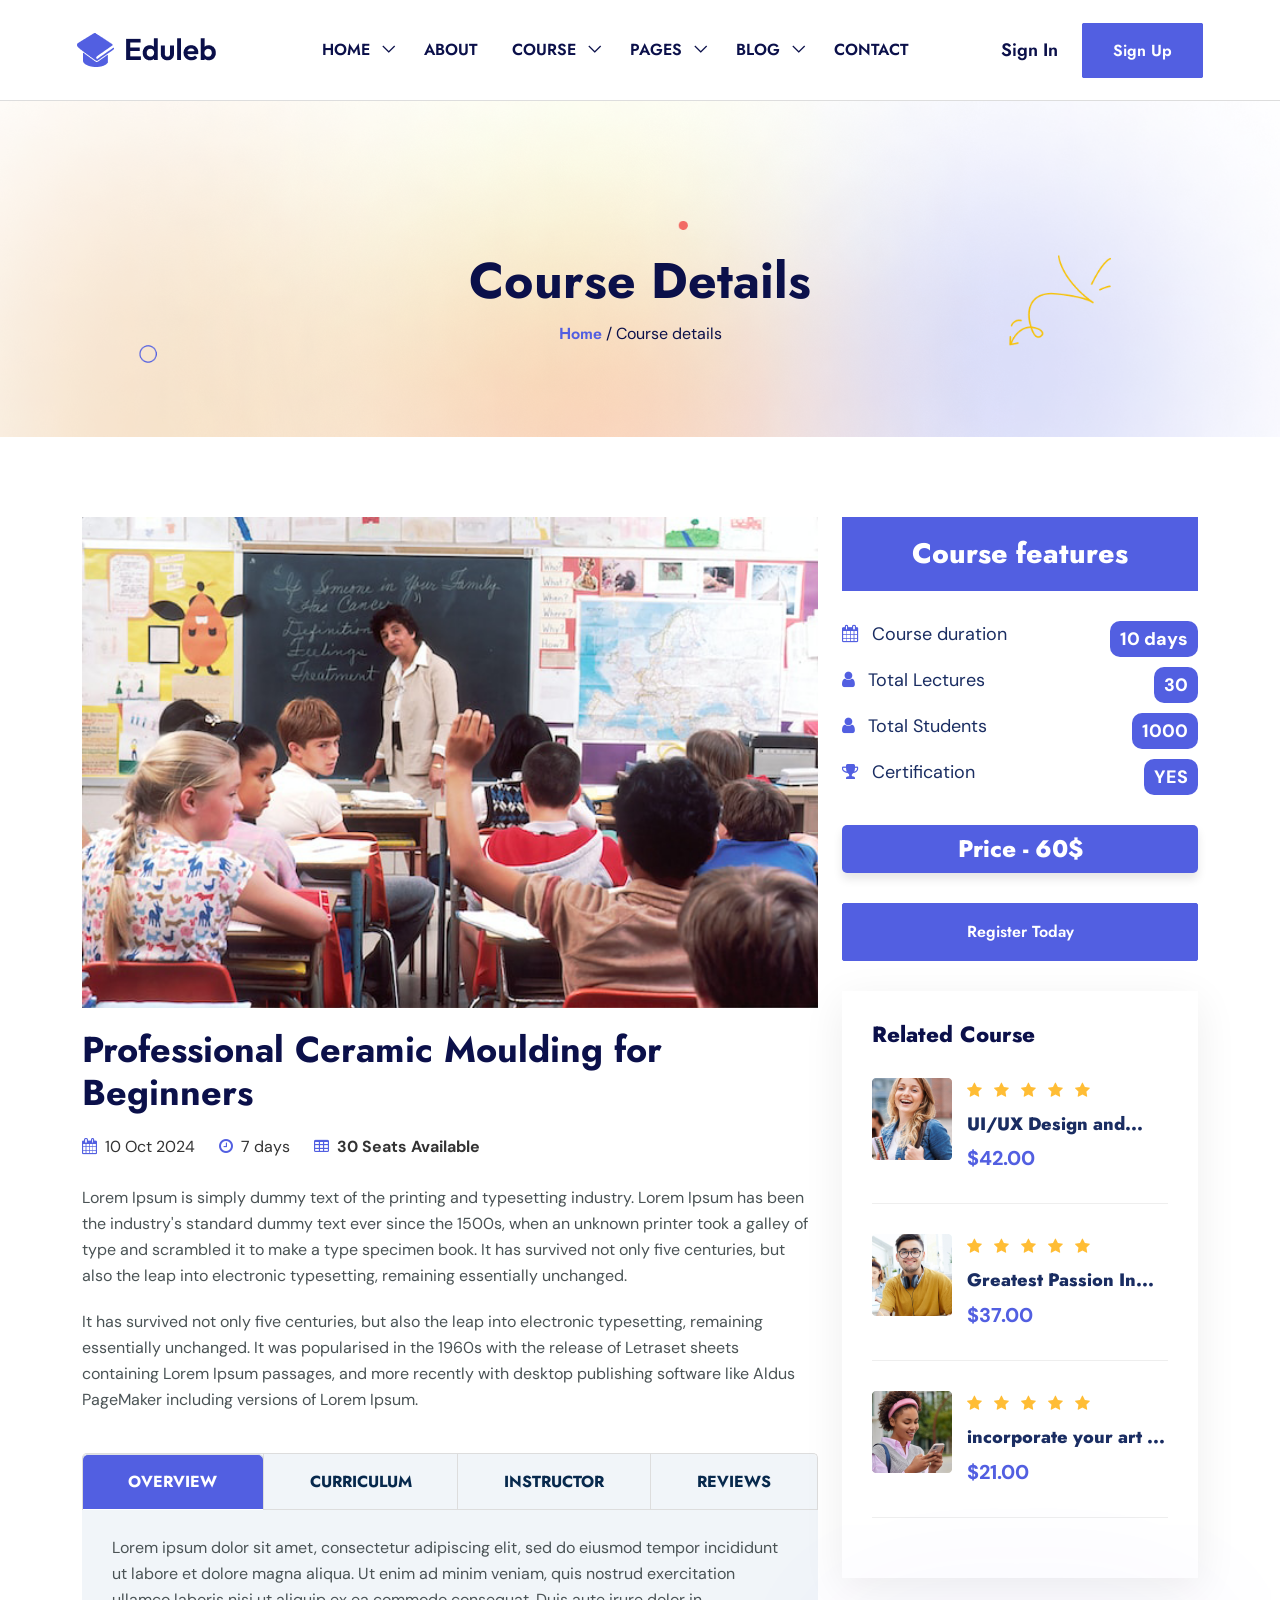
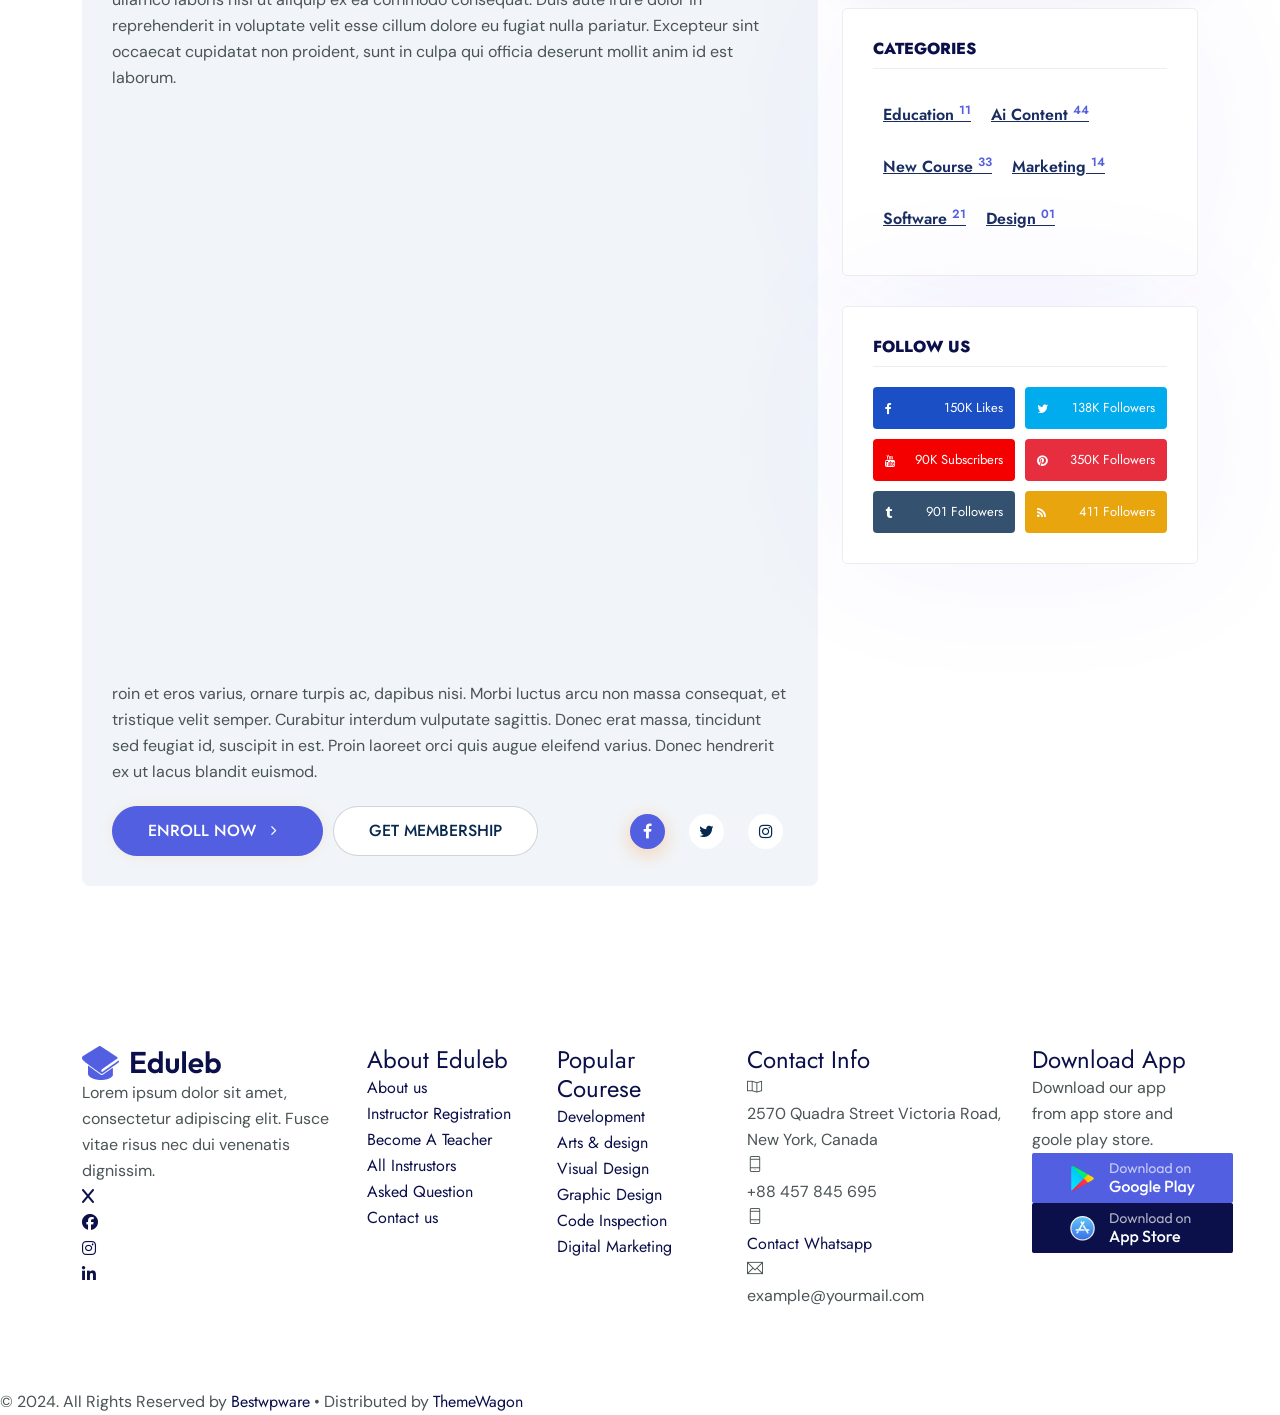
<file: course_details.html>
<!DOCTYPE html>
<html lang="en">

	<head>
		<!-- Meta -->
		<meta charset="utf-8">
		<meta http-equiv="X-UA-Compatible" content="IE=edge">
		<meta name="viewport" content="width=device-width, initial-scale=1, shrink-to-fit=no">
		<!-- The above 3 meta tags *must* come first in the head; any other head content must come *after* these tags -->
		<meta name="description" content="Eduleb - Education HTML Template">
		<meta name="keywords" content="agency, business, corporate, creative, html5, modern, multipurpose, One Page, parallax, startup">		
		<!-- SITE TITLE -->
		<title>Eduleb - Education HTML Template</title>			
		<!-- Latest Bootstrap min CSS -->
		<link rel="stylesheet" href="assets/bootstrap/css/bootstrap.min.css">		
		<!-- Google Font -->
		<link href="https://fonts.googleapis.com/css2?family=DM+Sans:ital,opsz,wght@0,9..40,100..1000;1,9..40,100..1000&display=swap" rel="stylesheet">
		<link href="https://fonts.googleapis.com/css2?family=Jost:ital,wght@0,100..900;1,100..900&display=swap" rel="stylesheet">
		<!-- Font Awesome CSS -->
		<link rel="stylesheet" href="https://cdnjs.cloudflare.com/ajax/libs/font-awesome/6.5.2/css/all.min.css">
		<link rel="stylesheet" href="assets/fonts/font-awesome.min.css">
		<link rel="stylesheet" href="assets/fonts/themify-icons.css">
		<!--- owl carousel Css-->
		<link rel="stylesheet" href="assets/owlcarousel/css/owl.carousel.css">
		<link rel="stylesheet" href="assets/owlcarousel/css/owl.theme.css">	
		<!--jquery-simple-mobilemenu Css-->
        <link rel="stylesheet" href="assets/css/jquery-simple-mobilemenu.css">			
		<!-- MAGNIFIC CSS -->
		<link rel="stylesheet" href="assets/css/magnific-popup.css">		
		<!-- animate CSS -->
		<link rel="stylesheet" href="assets/css/animate.css">	
		<!-- Style CSS -->					
		<link rel="stylesheet" href="assets/css/style.css">					
		<!-- HTML5 shim and Respond.js IE8 support of HTML5 elements and media queries -->
		<!-- WARNING: Respond.js doesn't work if you view the page via file:// -->
		<!--[if lt IE 9]>
		  <script src="https://oss.maxcdn.com/html5shiv/3.7.2/html5shiv.min.js"></script>
		  <script src="https://oss.maxcdn.com/respond/1.4.2/respond.min.js"></script>
		<![endif]-->
	</head>
	
    <body data-spy="scroll" data-offset="80">

		<!-- START PRELOADER -->
		<div class="preloaders">
			<span class="loader"></span>
		</div>
		<!-- END PRELOADER -->		

		<!-- START NAVBAR -->  
		<div id="navigation" class="navbar-light bg-faded site-navigation">
			<div class="container-fluid">
				<div class="row">
					<div class="col-20 align-self-center">
						<div class="site-logo">
							<a href="index.html"><img src="assets/img/logo.png" alt=""></a>          				
						</div>
					</div><!--- END Col -->
					
					<div class="col-60 d-flex">
						<nav id="main-menu">
							<ul>
								<li class="menu-item-has-children"><a href="#">Home</a>
									<ul>										
										<li><a href="index.html">Home 01</a></li>
										<li><a href="index2.html">Home 02</a></li>
									</ul>
								</li>
								<li><a href="about.html">About</a></li>				  				  
								<li class="menu-item-has-children"><a href="course.html">Course</a>
									<ul>										
										<li><a href="course.html">Course</a></li>
										<li><a href="course_details.html">Course Details</a></li>
									</ul>
								</li>								
								<li class="menu-item-has-children"><a href="#">Pages</a>
									<ul>										
										<li><a href="instructor.html">Instructor</a></li>
										<li><a href="ins_details.html">Instructor Details</a></li>
										<li><a href="pricing.html">Pricing Plan</a></li>
										<li><a href="faq.html">Faq Page</a></li>			
										<li><a href="404.html">404</a></li>				
									</ul>
								</li>							
								<li class="menu-item-has-children"><a href="blog.html">Blog</a>
									<ul>										
										<li><a href="blog.html">Blog</a></li>
										<li><a href="blog_single.html">Blog Details</a></li>
									</ul>
								</li>							  
								<li><a href="contact.html">Contact</a></li>
							</ul>
						</nav>
					</div><!--- END Col -->
					
					<div class="col-20 d-none d-xl-block text-end align-self-center">
						<a href="#" class="header-btn">Sign In</a>
						<a href="contact.html" class="btn_one">Sign Up</a>
					</div><!--- END Col -->
					
					<ul class="mobile_menu">						
						<li><a href="#">Home</a>
							<ul class="sub-menu">										
								<li><a href="index.html">Home 01</a></li>
								<li><a href="index2.html">Home 02</a></li>						
							</ul>
						</li>	
						<li><a href="about.html">About</a></li>						
						<li><a href="#">Course</a>
							<ul class="sub-menu">										
								<li><a href="course.html">Course</a></li>
								<li><a href="course_details.html">Course Deails</a></li>									
							</ul>
						</li>
						<li><a href="#">Pages</a>
							<ul class="sub-menu">									
								<li><a href="instructor.html">Instructor</a></li>
								<li><a href="ins_details.html">Instructor Details</a></li>
								<li><a href="pricing.html">Pricing Plan</a></li>
								<li><a href="faq.html">Faq Page</a></li>			
								<li><a href="404.html">404</a></li>							
							</ul>
						</li>			
						<li><a href="blog.html">Blog</a>
							<ul class="sub-menu">										
								<li><a href="blog.html">Blog</a></li>
								<li><a href="blog_single.html">Blog Details</a></li>
							</ul>
						</li>						
						<li><a href="contact.html">Contact</a></li>
					</ul>			
				</div><!--- END ROW -->
			</div><!--- END CONTAINER -->
		</div> 	  
		<!-- END NAVBAR -->		

		<!-- START SECTION TOP -->
		<section class="section-top">
			<div class="container">
				<div class="col-lg-10 offset-lg-1 text-center">
					<div class="section-top-title wow fadeInRight" data-wow-duration="1s" data-wow-delay="0.3s" data-wow-offset="0">
						<h1>Course details</h1>
						<ul>
							<li><a href="index.html">Home</a></li>
							<li> / Course details</li>
						</ul>
					</div><!-- //.HERO-TEXT -->
				</div><!--- END COL -->
			</div><!--- END CONTAINER -->
		</section>	
		<!-- END SECTION TOP -->
		
		<!-- START COURSE -->
		<section class="our_event section-padding">
			<div class="container">
				<div class="row">	
					<div class="col-lg-8 col-sm-8 col-xs-12">
						<div class="single_event_single">
							<img alt="" class="img-fluid" src="assets/img/sc.png"/>
							<div class="single_event_text_single">
								 <h4>Professional Ceramic Moulding for Beginners</h4>
								<span><i class="fa fa-calendar"></i>10 Oct 2024</span>
								<span><i class="fa fa-clock-o"></i>7 days</span>
								<span><i class="fa fa-table"></i><strong>30 Seats Available</strong></span>
								 <p>Lorem Ipsum is simply dummy text of the printing and typesetting industry. Lorem Ipsum has been the industry's standard dummy text ever since the 1500s, when an unknown printer took a galley of type and scrambled it to make a type specimen book. It has survived not only five centuries, but also the leap into electronic typesetting, remaining essentially unchanged.</p>
								 <p>It has survived not only five centuries, but also the leap into electronic typesetting, remaining essentially unchanged. It was popularised in the 1960s with the release of Letraset sheets containing Lorem Ipsum passages, and more recently with desktop publishing software like Aldus PageMaker including versions of Lorem Ipsum.</p>
							</div>
						</div><!--- END SINGLE EVENT -->
                            <div class="course-details-content section-bg">
                                <ul class="nav nav-tabs" role="tablist">
                                    <li class="nav-item">
                                        <a href="#overview" class="nav-link active" data-bs-toggle="tab">Overview</a>
                                    </li>
                                    <li>
                                        <a href="#curriculum" class="nav-link" data-bs-toggle="tab">Curriculum </a>
                                    </li>
                                    <li class="nav-item">
                                        <a href="#instructor" class="nav-link" data-bs-toggle="tab">instructor</a>
                                    </li>
                                    <li class="nav-item">
                                        <a href="#reviews" class="nav-link" data-bs-toggle="tab">reviews</a>
                                    </li>
                                </ul>
                                <div class="tab-content" id="myTabContent">
                                    <div class="tab-pane show fade active" id="overview">
                                        <div class="overview">
                                            <p>Lorem ipsum dolor sit amet, consectetur adipiscing elit, sed do eiusmod tempor incididunt ut 
                                                labore et dolore magna aliqua. Ut enim ad minim veniam, quis nostrud exercitation ullamco 
                                                laboris nisi ut aliquip ex ea commodo consequat. Duis aute irure dolor in reprehenderit in 
                                                voluptate velit esse cillum dolore eu fugiat nulla pariatur. Excepteur sint occaecat cupidatat 
                                                non proident, sunt in culpa qui officia deserunt mollit anim id est laborum.</p>
												<iframe width="900" height="506" src="https://www.youtube.com/embed/RXv_uIN6e-Y" title="10 Excel Formula used daily at WORK (Excel formula for job interview)" frameborder="0" allow="accelerometer; autoplay; clipboard-write; encrypted-media; gyroscope; picture-in-picture; web-share" allowfullscreen></iframe>
                                            <p>roin et eros varius, ornare turpis ac, dapibus nisi. Morbi luctus arcu non massa consequat, et 
                                                tristique velit semper. Curabitur interdum vulputate sagittis. Donec erat massa, tincidunt sed 
                                                feugiat id, suscipit in est. Proin laoreet orci quis augue eleifend varius. Donec hendrerit ex ut 
                                                lacus blandit euismod. </p>
                                            <div class="details-buttons-area">
                                                <a href="#0" class="custom-button theme-one">Enroll Now <i class="fa fa-angle-right"></i></a>
                                                <a href="#0" class="custom-button bg-white">get membership</a>
                                                <ul class="social-icons">
                                                    <li>
                                                        <a href="#0" class="active"><i class="fa fa-facebook"></i></a>
                                                    </li>
                                                    <li>
                                                        <a href="#0"><i class="fa fa-twitter"></i></a>
                                                    </li>
                                                    <li>
                                                        <a href="#0"><i class="fa fa-instagram"></i></a>
                                                    </li>
                                                </ul>
                                            </div>
                                        </div>
                                    </div>
                                    <div class="tab-pane fade" role="tabpanel" id="curriculum">
                                        <div class="overview">
                                            <p>Lorem ipsum dolor sit amet, consectetur adipiscing elit, sed do eiusmod tempor incididunt ut 
                                                labore et dolore magna aliqua. Ut enim ad minim veniam, quis nostrud exercitation ullamco 
                                                laboris nisi ut aliquip ex ea commodo consequat. Duis aute irure dolor in reprehenderit in 
                                                voluptate velit esse cillum dolore eu fugiat nulla pariatur. Excepteur sint occaecat cupidatat 
                                                non proident, sunt in culpa qui officia deserunt mollit anim id est laborum.</p>
                                            <p>Lorem ipsum dolor sit amet, consectetur adipiscing elit, sed do eiusmod tempor incididunt ut 
                                                labore et dolore magna aliqua. Ut enim ad minim veniam, quis nostrud exercitation ullamco 
                                                laboris nisi ut aliquip ex ea commodo consequat. Duis aute irure dolor in reprehenderit in 
                                                voluptate velit esse cillum dolore eu fugiat nulla pariatur. Excepteur sint occaecat cupidatat 
                                                non proident, sunt in culpa qui officia deserunt mollit anim id est laborum.</p>
                                            <p>roin et eros varius, ornare turpis ac, dapibus nisi. Morbi luctus arcu non massa consequat, et 
                                                tristique velit semper. Curabitur interdum vulputate sagittis. Donec erat massa, tincidunt sed 
                                                feugiat id, suscipit in est. Proin laoreet orci quis augue eleifend varius. Donec hendrerit ex ut 
                                                lacus blandit euismod. </p>
                                            <div class="details-buttons-area">
                                                <a href="#0" class="custom-button theme-one">Enroll Now <i class="fa fa-angle-right"></i></a>
                                                <a href="#0" class="custom-button bg-white">get membership</a>
                                                <ul class="social-icons">
                                                    <li>
                                                        <a href="#0"><i class="fa fa-facebook"></i></a>
                                                    </li>
                                                    <li>
                                                        <a href="#0"><i class="fa fa-twitter"></i></a>
                                                    </li>
                                                    <li>
                                                        <a href="#0"><i class="fa fa-instagram"></i></a>
                                                    </li>
                                                </ul>
                                            </div>
                                        </div>
                                    </div>
                                    <div class="tab-pane fade" id="instructor">
                                        <div class="overview text-center">
                                            <div class="instructor-item">
                                                <div class="instructor-thumb">
                                                    <a href="#0"><img src="assets/img/ins-details.png" alt="instructor"></a>
                                                </div>
                                                <div class="instructor-content">
                                                    <h6 class="title"><a href="#0">Manuel Nuer</a></h6>
                                                    <span class="details">TEACHER</span>
                                                </div>
                                            </div>
                                            <p>Sed do eiusmod tempor incididunt ut 
                                                labore et dolore magna aliqua. Ut enim ad minim veniam, quis nostrud exercitation ullamco 
                                                laboris nisi ut aliquip ex ea commodo consequat. Duis aute irure dolor in reprehenderit in 
                                                voluptate velit esse cillum dolore eu fugiat nulla pariatur..</p>
                                            <div class="details-buttons-area">
                                                <ul class="social-icons justify-content-center w-100">
                                                    <li>
                                                        <a href="#0"><i class="fa fa-facebook"></i></a>
                                                    </li>
                                                    <li>
                                                        <a href="#0" class="active"><i class="fa fa-twitter"></i></a>
                                                    </li>
                                                    <li>
                                                        <a href="#0"><i class="fa fa-instagram"></i></a>
                                                    </li>
                                                </ul>
                                            </div>
                                        </div>
                                    </div>
                                    <div class="tab-pane fade" id="reviews">
                                        <div class="client-review">
                                            <div class="review-comments">
                                                <h6 class="review-title">Reviews (03)</h6>
                                                <ul class="review-contents">
                                                    <li>
                                                        <div class="thumb">
                                                            <img src="assets/img/client04.png" alt="course">
                                                        </div>
                                                        <div class="cont">
                                                            <h6 class="subtitle">Robot Smith</h6>
                                                            <div class="ratings cl-theme">
                                                                <span><i class="fa fa-star"></i></span>
                                                                <span><i class="fa fa-star"></i></span>
                                                                <span><i class="fa fa-star"></i></span>
                                                                <span><i class="fa fa-star"></i></span>
                                                                <span><i class="fa fa-star"></i></span>
                                                            </div>
                                                            <p>
                                                                Lorem ipsum dolor sit amet consectetur adipisicing elit. Enim unde et culpa voluptatibus repellat voluptates aliquid minima
                                                            </p>
                                                        </div>
                                                    </li>
                                                    <li>
                                                        <div class="thumb">
                                                            <img src="assets/img/client02.png" alt="course">
                                                        </div>
                                                        <div class="cont">
                                                            <h6 class="subtitle">Nicolas Anelca</h6>
                                                            <div class="ratings cl-theme">
                                                                <span><i class="fa fa-star"></i></span>
                                                                <span><i class="fa fa-star"></i></span>
                                                                <span><i class="fa fa-star"></i></span>
                                                                <span><i class="fa fa-star"></i></span>
                                                                <span class="cl-theme-light"><i class="fa fa-star"></i></span>
                                                            </div>
                                                            <p>
                                                                Lorem ipsum dolor sit amet consectetur adipisicing elit. Enim unde et culpa voluptatibus repellat voluptates aliquid minima
                                                            </p>
                                                        </div>
                                                    </li>
                                                    <li>
                                                        <div class="thumb">
                                                            <img src="assets/img/client03.png" alt="course">
                                                        </div>
                                                        <div class="cont">
                                                            <h6 class="subtitle">Harry Johnshon</h6>
                                                            <div class="ratings cl-theme">
                                                                <span><i class="fa fa-star"></i></span>
                                                                <span><i class="fa fa-star"></i></span>
                                                                <span><i class="fa fa-star"></i></span>
                                                                <span><i class="fa fa-star"></i></span>
                                                                <span><i class="fa fa-star"></i></span>
                                                            </div>
                                                            <p>
                                                                Lorem ipsum dolor sit amet consectetur adipisicing elit. Enim unde et culpa voluptatibus repellat voluptates aliquid minima
                                                            </p>
                                                        </div>
                                                    </li>
                                                </ul>
                                            </div>
                                            <div class="review-form">
                                                <h6 class="review-title">Add a Review</h6>
                                                <form class="row client-form align-items-center">
                                                    <div class="col-md-4 col-12">
                                                        <input type="text" name="name" placeholder="Full Name">
                                                    </div>
                                                    <div class="col-md-4 col-12">
                                                        <input type="text" name="email" placeholder="Email Adress">
                                                    </div>
                                                    <div class="col-md-4 col-12">
                                                        <div class="rating">
                                                            <span class="rating-title">Your Rating : </span>
                                                            <ul class="ratings">
                                                                <li>
                                                                    <a href="#0" title="Give Me One Star"><i class="fa fa-star"></i></a>
                                                                </li>
                                                                <li>
                                                                    <a href="#0" title="Give Me Two Star"><i class="fa fa-star"></i></a>
                                                                </li>
                                                                <li>
                                                                    <a href="#0" title="Give Me Three Star"><i class="fa fa-star"></i></a>
                                                                </li>
                                                                <li>
                                                                    <a href="#0" title="Give Me Four Star"><i class="fa fa-star"></i></a>
                                                                </li>
                                                                <li>
                                                                    <a href="#0" title="Give Me Five Star"><i class="fa fa-star"></i></a>
                                                                </li>
                                                            </ul>
                                                        </div>
                                                    </div>
                                                    <div class="col-md-12 col-12 d-inline-flex">
                                                        <textarea rows="5" placeholder="Type Here Message"></textarea>
                                                    </div>
                                                    <div class="col-12">
                                                        <button type="submit" class="custom-button rounded">Submit Review</button>
                                                    </div>
                                                </form>
                                            </div>
                                        </div>
                                    </div>
                                </div>
                            </div>						
					</div><!--- END COL -->
					<div class="col-lg-4 col-sm-4 col-xs-12">
						<div class="course_features">
							<h3>Course features</h3>
							<ul>
								<li><i class="fa fa-calendar"></i> Course duration <b>10 days</b></li>
								<li><i class="fa fa-user"></i> Total Lectures <b>30</b></li>
								<li><i class="fa fa-user"></i> Total Students <b>1000</b></li>
								<li><i class="fa fa-trophy"></i> Certification <b>YES</b></li>
							</ul>
						</div>
						<div class="event_info_price">
							<h4>Price - 60$</h4>
						</div>
						<div class="event_info_register">
							<a class="btn_one" href="#">Register Today</a>
						</div>
						<div class="related_course">
							<h3>Related Course</h3>
							<div class="single_rc">
								<div class="rc_img">
									<img src="assets/img/rc-1.png" alt="" />
								</div>
								<i class="fa fa-star"></i>
								<i class="fa fa-star"></i>
								<i class="fa fa-star"></i>
								<i class="fa fa-star"></i>
								<i class="fa fa-star"></i>
								<h4><a href="#">UI/UX Design and...</a></h4>
								<span>$42.00</span>
							</div><!--- END SINGLE RELATED COURSE -->
							<div class="single_rc">
								<div class="rc_img">
									<img src="assets/img/rc-2.png" alt="" />
								</div>
								<i class="fa fa-star"></i>
								<i class="fa fa-star"></i>
								<i class="fa fa-star"></i>
								<i class="fa fa-star"></i>
								<i class="fa fa-star"></i>
								<h4><a href="#">Greatest Passion In...</a></h4>
								<span>$37.00</span>
							</div><!--- END SINGLE RELATED COURSE -->
							<div class="single_rc">
								<div class="rc_img">
									<img src="assets/img/rc-3.png" alt="" />
								</div>
								<i class="fa fa-star"></i>
								<i class="fa fa-star"></i>
								<i class="fa fa-star"></i>
								<i class="fa fa-star"></i>
								<i class="fa fa-star"></i>
								<h4><a href="#">incorporate your art ...</a></h4>
								<span>$21.00</span>
							</div><!--- END SINGLE RELATED COURSE -->
						</div><!--- END RELATED COURSE -->
						<div class="sidebar-post">
							<div class="sidebar_title"><h4>CATEGORIES</h4></div>
							<div class="single_category">
								<ul>
									<li><a href="#">Education <sup>11</sup></a></li>
									<li><a href="#">Ai Content <sup>44</sup></a></li>
									<li><a href="#">New Course <sup>33</sup></a></li>
									<li><a href="#">Marketing <sup>14</sup></a></li>
									<li><a href="#">Software <sup>21</sup></a></li>
									<li><a href="#">Design <sup>01</sup></a></li>
								</ul>
							</div><!-- END SOCIAL MEDIA POST -->
						</div><!-- END SIDEBAR POST -->							
						<div class="sidebar-post">
							<div class="sidebar_title"><h4>Follow us</h4></div>
							<div class="single_social">
								<ul>
									<li><div class="social_item b_facebook"><a href="#" title="facebook"><i class="fa fa-facebook"></i><span class="item-list">150K Likes</span></a></div></li>
									
									<li><div class="social_item b_twitter"><a href="#" title="twitter"><i class="fa fa-twitter"></i><span class="item-list">138K Followers</span></a></div></li>
									
									<li><div class="social_item b_youtube"><a href="#" title="youtube"><i class="fa fa-youtube"></i><span class="item-list">90K Subscribers</span></a></div></li>
									
									<li><div class="social_item b_pinterest"><a href="#" title="pinterest"><i class="fa fa-pinterest"></i><span class="item-list">350K Followers</span></a></div></li>
									
									<li><div class="social_item b_tumblr"><a href="#" title="rss"><i class="fa fa-tumblr"></i><span class="item-list">901 Followers</span></a></div></li>
									
									<li><div class="social_item b_rss"><a href="#" title="rss"><i class="fa fa-rss"></i><span class="item-list">411 Followers</span></a></div></li>
								</ul>
							</div><!-- END SOCIAL MEDIA POST -->
						</div><!-- END SIDEBAR POST -->													
					</div><!--- END COL -->
				</div><!-- END ROW -->
			</div><!-- END CONTAINER -->
		</section>
		<!-- END COURSE -->
		
		<!-- START FOOTER -->
		<div class="footer section-padding">
			<div class="container">				
				<div class="row">						
					<div class="col-lg-3 col-sm-6 col-xs-12">
						<div class="single_footer">
							<a href="index.html"><img src="assets/img/logo.png" alt=""></a>         
							<p>Lorem ipsum dolor sit amet, consectetur adipiscing elit. Fusce vitae risus nec dui venenatis dignissim.</p>
							<div class="social_profile">
								<ul>
									<li><a class="f_facebook" href="#"><i class="fa-solid fa-x"></i></a></li>
									<li><a class="f_twitter" href="#"><i class="fa-brands fa-facebook-f"></i></a></li>
									<li><a class="f_instagram"href="#"><i class="fa-brands fa-instagram"></i></a></li>
									<li><a class="f_linkedin" href="#"><i class="fa-brands fa-linkedin-in"></i></a></li>
								</ul>
							</div>
						</div>			
					</div><!--- END COL -->						
					<div class="col-lg-2 col-sm-6 col-xs-12">
						<div class="single_footer">
							<h4>About Eduleb</h4>
							<ul>
								<li><a href="#">About us</a></li>
								<li><a href="#">Instructor Registration</a></li>
								<li><a href="#">Become A Teacher</a></li>
								<li><a href="#">All Instrustors</a></li>
								<li><a href="#">Asked Question</a></li>
								<li><a href="#">Contact us</a></li>
							</ul>
						</div>
					</div><!--- END COL -->	
					<div class="col-lg-2 col-sm-6 col-xs-12">
						<div class="single_footer">
							<h4>Popular Courese</h4>
							<ul>
								<li><a href="#">Development</a></li>
								<li><a href="#">Arts & design</a></li>
								<li><a href="#">Visual Design</a></li>
								<li><a href="#">Graphic Design</a></li>
								<li><a href="#">Code Inspection</a></li>						
								<li><a href="#">Digital Marketing</a></li>						
							</ul>
						</div>
					</div><!--- END COL -->
					<div class="col-lg-3 col-sm-6 col-xs-12">
						<div class="single_footer">
							<h4>Contact Info</h4>
							<div class="sf_contact">
								<span class="ti-map"></span>
								<p>2570 Quadra Street Victoria Road, New York, Canada</p>
							</div>
							<div class="sf_contact">
								<span class="ti-mobile"></span>
								<p>+88 457 845 695</p>
							</div>
							<div class="sf_contact">
								<span class="ti-mobile"></span>
								<p><a href="tel:+88457845695">Contact Whatsapp</a></p>
							</div>
							<div class="sf_contact">
								<span class="ti-email"></span>
								<p>example@yourmail.com</p>
							</div>
						</div>
					</div><!--- END COL -->						
					<div class="col-lg-2 col-sm-6 col-xs-12">
						<div class="single_footer">
							<h4>Download App</h4>
							<p>Download our app from app store and goole play store.</p>
							<a href="index.html"><img src="assets/img/google-play.jpg" class="foot_img" alt=""></a>  
							<a href="index.html"><img src="assets/img/app-store.jpg" class="foot_img" alt=""></a>  
						</div>
					</div><!--- END COL -->	
				</div><!--- END ROW -->					
			</div><!--- END CONTAINER -->
		</div>
		<!-- END FOOTER -->	

		<!-- START FOOTER COPYRIGHT -->	
		<div class="foot_copy">
			<div class="footer_copyright">
				<p>&copy; 2024. All Rights Reserved by <a href="https://bestwpware.com/">Bestwpware</a> • Distributed by <a href="https://themewagon.com">ThemeWagon</a></p>
			</div>	
		</div>
		<!-- END FOOTER COPYRIGHT -->	
	
	<!-- Latest jQuery -->
		<script src="assets/js/jquery-1.12.4.min.js"></script>
	<!-- Latest compiled and minified Bootstrap -->
		<script src="assets/bootstrap/js/bootstrap.min.js"></script>
	<!-- modernizer JS -->		
		<script src="assets/js/modernizr-2.8.3.min.js"></script>	
	<!-- jquery-simple-mobilemenu.min -->
		<script src="assets/js/jquery-simple-mobilemenu.js"></script>		
	<!-- owl-carousel min js  -->
		<script src="assets/owlcarousel/js/owl.carousel.min.js"></script>					
	<!-- magnific-popup js -->               
		<script src="assets/js/jquery.magnific-popup.min.js"></script>						
	<!-- countTo js -->
		<script src="assets/js/jquery.inview.min.js"></script>								
	<!-- scrolltopcontrol js -->
		<script src="assets/js/scrolltopcontrol.js"></script>			
	<!-- WOW - Reveal Animations When You Scroll -->
		<script src="assets/js/wow.min.js"></script>				
	<!-- scripts js -->
		<script src="assets/js/scripts.js"></script>
    </body>
</html>
</file>
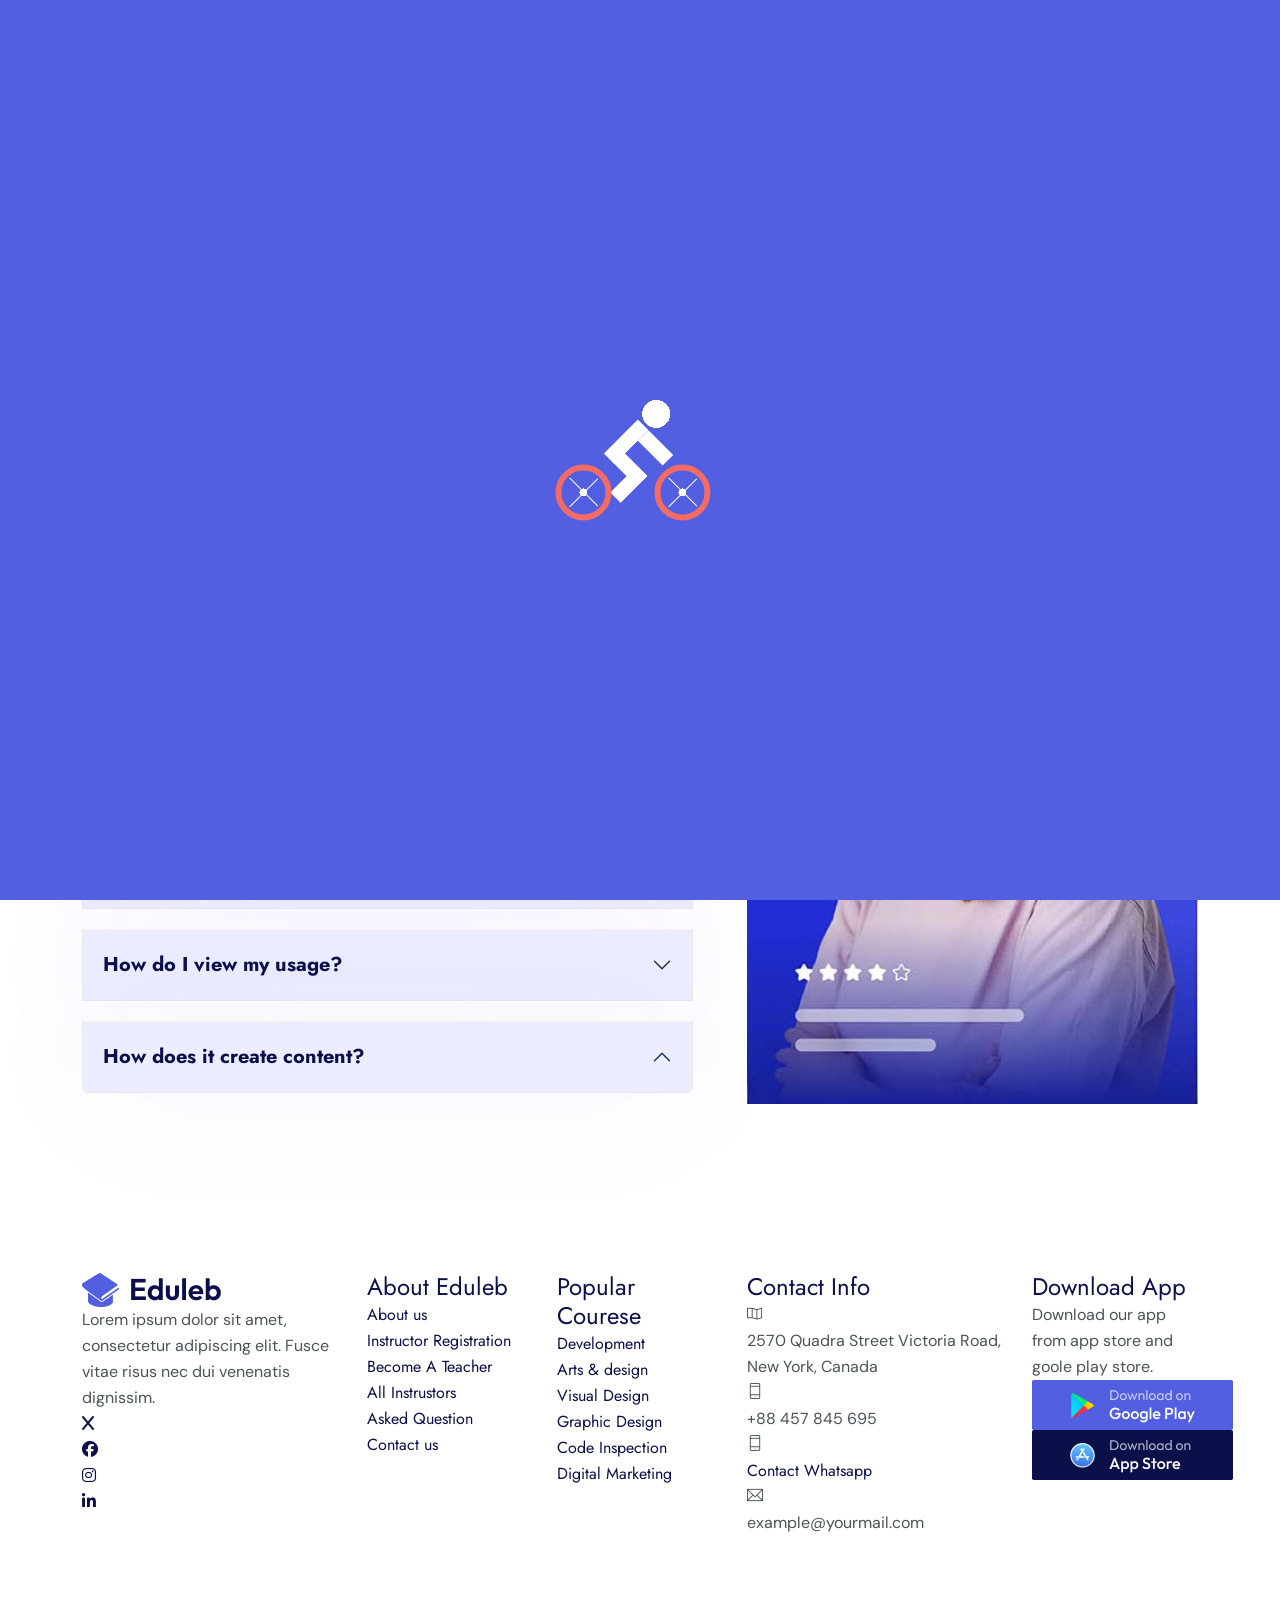
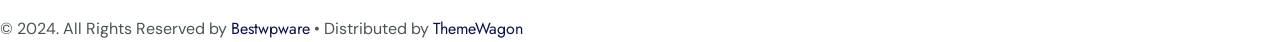
<file: faq.html>
<!DOCTYPE html>
<html lang="en">

	<head>
		<!-- Meta -->
		<meta charset="utf-8">
		<meta http-equiv="X-UA-Compatible" content="IE=edge">
		<meta name="viewport" content="width=device-width, initial-scale=1, shrink-to-fit=no">
		<!-- The above 3 meta tags *must* come first in the head; any other head content must come *after* these tags -->
		<meta name="description" content="Eduleb - Education HTML Template">
		<meta name="keywords" content="agency, business, corporate, creative, html5, modern, multipurpose, One Page, parallax, startup">		
		<!-- SITE TITLE -->
		<title>Eduleb - Education HTML Template</title>			
		<!-- Latest Bootstrap min CSS -->
		<link rel="stylesheet" href="assets/bootstrap/css/bootstrap.min.css">		
		<!-- Google Font -->
		<link href="https://fonts.googleapis.com/css2?family=DM+Sans:ital,opsz,wght@0,9..40,100..1000;1,9..40,100..1000&display=swap" rel="stylesheet">
		<link href="https://fonts.googleapis.com/css2?family=Jost:ital,wght@0,100..900;1,100..900&display=swap" rel="stylesheet">
		<!-- Font Awesome CSS -->
		<link rel="stylesheet" href="https://cdnjs.cloudflare.com/ajax/libs/font-awesome/6.5.2/css/all.min.css">
		<link rel="stylesheet" href="assets/fonts/font-awesome.min.css">
		<link rel="stylesheet" href="assets/fonts/themify-icons.css">
		<!--- owl carousel Css-->
		<link rel="stylesheet" href="assets/owlcarousel/css/owl.carousel.css">
		<link rel="stylesheet" href="assets/owlcarousel/css/owl.theme.css">	
		<!--jquery-simple-mobilemenu Css-->
        <link rel="stylesheet" href="assets/css/jquery-simple-mobilemenu.css">			
		<!-- MAGNIFIC CSS -->
		<link rel="stylesheet" href="assets/css/magnific-popup.css">		
		<!-- animate CSS -->
		<link rel="stylesheet" href="assets/css/animate.css">	
		<!-- Style CSS -->					
		<link rel="stylesheet" href="assets/css/style.css">					
		<!-- HTML5 shim and Respond.js IE8 support of HTML5 elements and media queries -->
		<!-- WARNING: Respond.js doesn't work if you view the page via file:// -->
		<!--[if lt IE 9]>
		  <script src="https://oss.maxcdn.com/html5shiv/3.7.2/html5shiv.min.js"></script>
		  <script src="https://oss.maxcdn.com/respond/1.4.2/respond.min.js"></script>
		<![endif]-->
	</head>
	
    <body data-spy="scroll" data-offset="80">

		<!-- START PRELOADER -->
		<div class="preloaders">
			<span class="loader"></span>
		</div>
		<!-- END PRELOADER -->		

		<!-- START NAVBAR -->  
		<div id="navigation" class="navbar-light bg-faded site-navigation">
			<div class="container-fluid">
				<div class="row">
					<div class="col-20 align-self-center">
						<div class="site-logo">
							<a href="index.html"><img src="assets/img/logo.png" alt=""></a>          				
						</div>
					</div><!--- END Col -->
					
					<div class="col-60 d-flex">
						<nav id="main-menu">
							<ul>
								<li class="menu-item-has-children"><a href="#">Home</a>
									<ul>										
										<li><a href="index.html">Home 01</a></li>
										<li><a href="index2.html">Home 02</a></li>
									</ul>
								</li>
								<li><a href="about.html">About</a></li>				  				  
								<li class="menu-item-has-children"><a href="course.html">Course</a>
									<ul>										
										<li><a href="course.html">Course</a></li>
										<li><a href="course_details.html">Course Details</a></li>
									</ul>
								</li>								
								<li class="menu-item-has-children"><a href="#">Pages</a>
									<ul>										
										<li><a href="instructor.html">Instructor</a></li>
										<li><a href="ins_details.html">Instructor Details</a></li>
										<li><a href="pricing.html">Pricing Plan</a></li>
										<li><a href="faq.html">Faq Page</a></li>			
										<li><a href="404.html">404</a></li>				
									</ul>
								</li>							
								<li class="menu-item-has-children"><a href="blog.html">Blog</a>
									<ul>										
										<li><a href="blog.html">Blog</a></li>
										<li><a href="blog_single.html">Blog Details</a></li>
									</ul>
								</li>							  
								<li><a href="contact.html">Contact</a></li>
							</ul>
						</nav>
					</div><!--- END Col -->
					
					<div class="col-20 d-none d-xl-block text-end align-self-center">
						<a href="#" class="header-btn">Sign In</a>
						<a href="contact.html" class="btn_one">Sign Up</a>
					</div><!--- END Col -->
					
					<ul class="mobile_menu">						
						<li><a href="#">Home</a>
							<ul class="sub-menu">										
								<li><a href="index.html">Home 01</a></li>
								<li><a href="index2.html">Home 02</a></li>						
							</ul>
						</li>	
						<li><a href="about.html">About</a></li>						
						<li><a href="#">Course</a>
							<ul class="sub-menu">										
								<li><a href="course.html">Course</a></li>
								<li><a href="course_details.html">Course Deails</a></li>									
							</ul>
						</li>
						<li><a href="#">Pages</a>
							<ul class="sub-menu">									
								<li><a href="instructor.html">Instructor</a></li>
								<li><a href="ins_details.html">Instructor Details</a></li>
								<li><a href="pricing.html">Pricing Plan</a></li>
								<li><a href="faq.html">Faq Page</a></li>			
								<li><a href="404.html">404</a></li>							
							</ul>
						</li>			
						<li><a href="blog.html">Blog</a>
							<ul class="sub-menu">										
								<li><a href="blog.html">Blog</a></li>
								<li><a href="blog_single.html">Blog Details</a></li>
							</ul>
						</li>						
						<li><a href="contact.html">Contact</a></li>
					</ul>			
				</div><!--- END ROW -->
			</div><!--- END CONTAINER -->
		</div> 	  
		<!-- END NAVBAR -->		

		<!-- START SECTION TOP -->
		<section class="section-top">
			<div class="container">
				<div class="col-lg-10 offset-lg-1 text-center">
					<div class="section-top-title wow fadeInRight" data-wow-duration="1s" data-wow-delay="0.3s" data-wow-offset="0">
						<h1>Faq</h1>
						<ul>
							<li><a href="index.html">Home</a></li>
							<li> / Faq</li>
						</ul>
					</div><!-- //.HERO-TEXT -->
				</div><!--- END COL -->
			</div><!--- END CONTAINER -->
		</section>	
		<!-- END SECTION TOP -->
		
		<!-- START FAQ -->
		<section class="faq_area section-padding">
			<div class="container">															
				<div class="row justify-content-center">		
					<div class="col-lg-7 col-sm-12 col-xs-12">
						<div class="accordion" id="accordionExample">
						  <div class="accordion-item">
							<h2 class="accordion-header" id="headingOne">
							  <button class="accordion-button" type="button" data-bs-toggle="collapse" data-bs-target="#collapseOne" aria-expanded="true" aria-controls="collapseOne">
								How does it create content?
							  </button>
							</h2>
							<div id="collapseOne" class="accordion-collapse collapse show" aria-labelledby="headingOne" data-bs-parent="#accordionExample">
							  <div class="accordion-body">
								Great value and so easy to use and saves me so much time! I was shocked by how much time and brain energy it saved me. Simple & easy gotta love that. Great value and so easy to use and saves me so much time! I was shocked by how much time and brain energy it saved me. Simple & easy gotta love that.
							  </div>
							</div>
						  </div><!-- END ACCORDION ITEM  -->
						  <div class="accordion-item">
							<h2 class="accordion-header" id="headingTwo">
							  <button class="accordion-button collapsed" type="button" data-bs-toggle="collapse" data-bs-target="#collapseTwo" aria-expanded="false" aria-controls="collapseTwo">
								Is the content original?
							  </button>
							</h2>
							<div id="collapseTwo" class="accordion-collapse collapse" aria-labelledby="headingTwo" data-bs-parent="#accordionExample">
							  <div class="accordion-body">
								Great value and so easy to use and saves me so much time! I was shocked by how much time and brain energy it saved me. Simple & easy gotta love that. Great value and so easy to use and saves me so much time! I was shocked by how much time and brain energy it saved me. Simple & easy gotta love that.
							  </div>
							</div>
						  </div><!-- END ACCORDION ITEM  -->
						  <div class="accordion-item">
							<h2 class="accordion-header" id="headingThree">
							  <button class="accordion-button collapsed" type="button" data-bs-toggle="collapse" data-bs-target="#collapseThree" aria-expanded="false" aria-controls="collapseThree">
								How to write long-form blogs?
							  </button>
							</h2>
							<div id="collapseThree" class="accordion-collapse collapse" aria-labelledby="headingThree" data-bs-parent="#accordionExample">
							  <div class="accordion-body">
								Great value and so easy to use and saves me so much time! I was shocked by how much time and brain energy it saved me. Simple & easy gotta love that. Great value and so easy to use and saves me so much time! I was shocked by how much time and brain energy it saved me. Simple & easy gotta love that.
							  </div>
							</div>
						  </div><!-- END ACCORDION ITEM  -->
						  <div class="accordion-item">
							<h2 class="accordion-header" id="headingFour">
							  <button class="accordion-button collapsed" type="button" data-bs-toggle="collapse" data-bs-target="#collapseFour" aria-expanded="false" aria-controls="collapseFour">
								How do I view my usage?
							  </button>
							</h2>
							<div id="collapseFour" class="accordion-collapse collapse" aria-labelledby="headingFour" data-bs-parent="#accordionExample">
							  <div class="accordion-body">
								Great value and so easy to use and saves me so much time! I was shocked by how much time and brain energy it saved me. Simple & easy gotta love that. Great value and so easy to use and saves me so much time! I was shocked by how much time and brain energy it saved me. Simple & easy gotta love that.
							  </div>
							</div>
						  </div><!-- END ACCORDION ITEM  -->	
						  <div class="accordion-item">
							<h2 class="accordion-header" id="headingFive">
							  <button class="accordion-button" type="button" data-bs-toggle="collapse" data-bs-target="#collapseFive" aria-expanded="true" aria-controls="collapseFive">
								How does it create content?
							  </button>
							</h2>
							<div id="collapseFive" class="accordion-collapse collapse" aria-labelledby="headingFive" data-bs-parent="#accordionExample">
							  <div class="accordion-body">
								Great value and so easy to use and saves me so much time! I was shocked by how much time and brain energy it saved me. Simple & easy gotta love that. Great value and so easy to use and saves me so much time! I was shocked by how much time and brain energy it saved me. Simple & easy gotta love that.
							  </div>
							</div>
						  </div><!-- END ACCORDION ITEM  -->					  
						</div>						
					</div><!-- END COL  -->	
					<div class="col-lg-5 col-sm-12 col-xs-12">
						<div class="faq_img">
							<img src="assets/img/faq.jpg" alt="faq image" />
						</div>
					</div>					
				</div><!--END  ROW  -->
			</div><!--- END CONTAINER -->
		</section>
		<!-- END FAQ -->				
		
		<!-- START FOOTER -->
		<div class="footer section-padding">
			<div class="container">				
				<div class="row">						
					<div class="col-lg-3 col-sm-6 col-xs-12">
						<div class="single_footer">
							<a href="index.html"><img src="assets/img/logo.png" alt=""></a>         
							<p>Lorem ipsum dolor sit amet, consectetur adipiscing elit. Fusce vitae risus nec dui venenatis dignissim.</p>
							<div class="social_profile">
								<ul>
									<li><a class="f_facebook" href="#"><i class="fa-solid fa-x"></i></a></li>
									<li><a class="f_twitter" href="#"><i class="fa-brands fa-facebook-f"></i></a></li>
									<li><a class="f_instagram"href="#"><i class="fa-brands fa-instagram"></i></a></li>
									<li><a class="f_linkedin" href="#"><i class="fa-brands fa-linkedin-in"></i></a></li>
								</ul>
							</div>
						</div>			
					</div><!--- END COL -->						
					<div class="col-lg-2 col-sm-6 col-xs-12">
						<div class="single_footer">
							<h4>About Eduleb</h4>
							<ul>
								<li><a href="#">About us</a></li>
								<li><a href="#">Instructor Registration</a></li>
								<li><a href="#">Become A Teacher</a></li>
								<li><a href="#">All Instrustors</a></li>
								<li><a href="#">Asked Question</a></li>
								<li><a href="#">Contact us</a></li>
							</ul>
						</div>
					</div><!--- END COL -->	
					<div class="col-lg-2 col-sm-6 col-xs-12">
						<div class="single_footer">
							<h4>Popular Courese</h4>
							<ul>
								<li><a href="#">Development</a></li>
								<li><a href="#">Arts & design</a></li>
								<li><a href="#">Visual Design</a></li>
								<li><a href="#">Graphic Design</a></li>
								<li><a href="#">Code Inspection</a></li>						
								<li><a href="#">Digital Marketing</a></li>						
							</ul>
						</div>
					</div><!--- END COL -->
					<div class="col-lg-3 col-sm-6 col-xs-12">
						<div class="single_footer">
							<h4>Contact Info</h4>
							<div class="sf_contact">
								<span class="ti-map"></span>
								<p>2570 Quadra Street Victoria Road, New York, Canada</p>
							</div>
							<div class="sf_contact">
								<span class="ti-mobile"></span>
								<p>+88 457 845 695</p>
							</div>
							<div class="sf_contact">
								<span class="ti-mobile"></span>
								<p><a href="tel:+88457845695">Contact Whatsapp</a></p>
							</div>
							<div class="sf_contact">
								<span class="ti-email"></span>
								<p>example@yourmail.com</p>
							</div>
						</div>
					</div><!--- END COL -->						
					<div class="col-lg-2 col-sm-6 col-xs-12">
						<div class="single_footer">
							<h4>Download App</h4>
							<p>Download our app from app store and goole play store.</p>
							<a href="index.html"><img src="assets/img/google-play.jpg" class="foot_img" alt=""></a>  
							<a href="index.html"><img src="assets/img/app-store.jpg" class="foot_img" alt=""></a>  
						</div>
					</div><!--- END COL -->	
				</div><!--- END ROW -->					
			</div><!--- END CONTAINER -->
		</div>
		<!-- END FOOTER -->	

		<!-- START FOOTER COPYRIGHT -->	
		<div class="foot_copy">
			<div class="footer_copyright">
				<p>&copy; 2024. All Rights Reserved by <a href="https://bestwpware.com/">Bestwpware</a> • Distributed by <a href="https://themewagon.com">ThemeWagon</a></p>
			</div>	
		</div>
		<!-- END FOOTER COPYRIGHT -->	
	
	<!-- Latest jQuery -->
		<script src="assets/js/jquery-1.12.4.min.js"></script>
	<!-- Latest compiled and minified Bootstrap -->
		<script src="assets/bootstrap/js/bootstrap.min.js"></script>
	<!-- modernizer JS -->		
		<script src="assets/js/modernizr-2.8.3.min.js"></script>	
	<!-- jquery-simple-mobilemenu.min -->
		<script src="assets/js/jquery-simple-mobilemenu.js"></script>		
	<!-- owl-carousel min js  -->
		<script src="assets/owlcarousel/js/owl.carousel.min.js"></script>					
	<!-- magnific-popup js -->               
		<script src="assets/js/jquery.magnific-popup.min.js"></script>						
	<!-- countTo js -->
		<script src="assets/js/jquery.inview.min.js"></script>								
	<!-- scrolltopcontrol js -->
		<script src="assets/js/scrolltopcontrol.js"></script>			
	<!-- WOW - Reveal Animations When You Scroll -->
		<script src="assets/js/wow.min.js"></script>				
	<!-- scripts js -->
		<script src="assets/js/scripts.js"></script>
    </body>
</html>
</file>
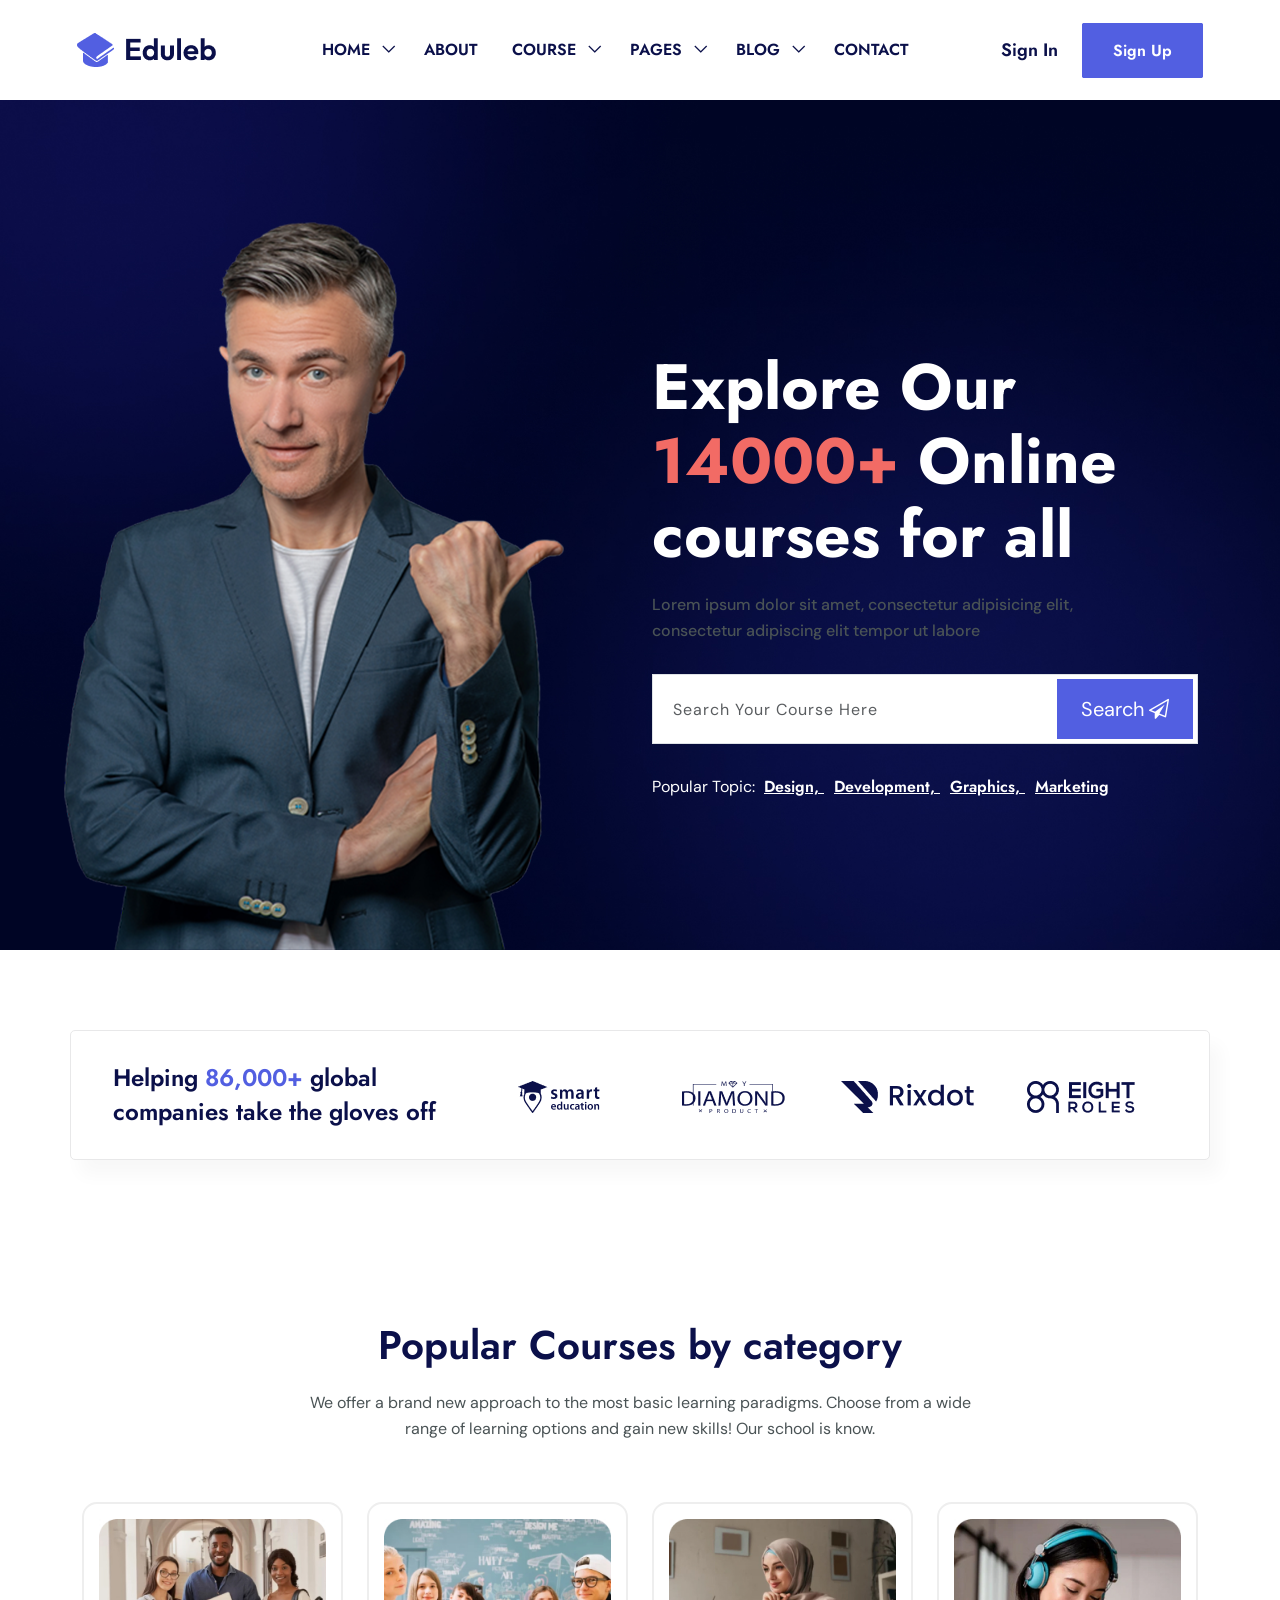
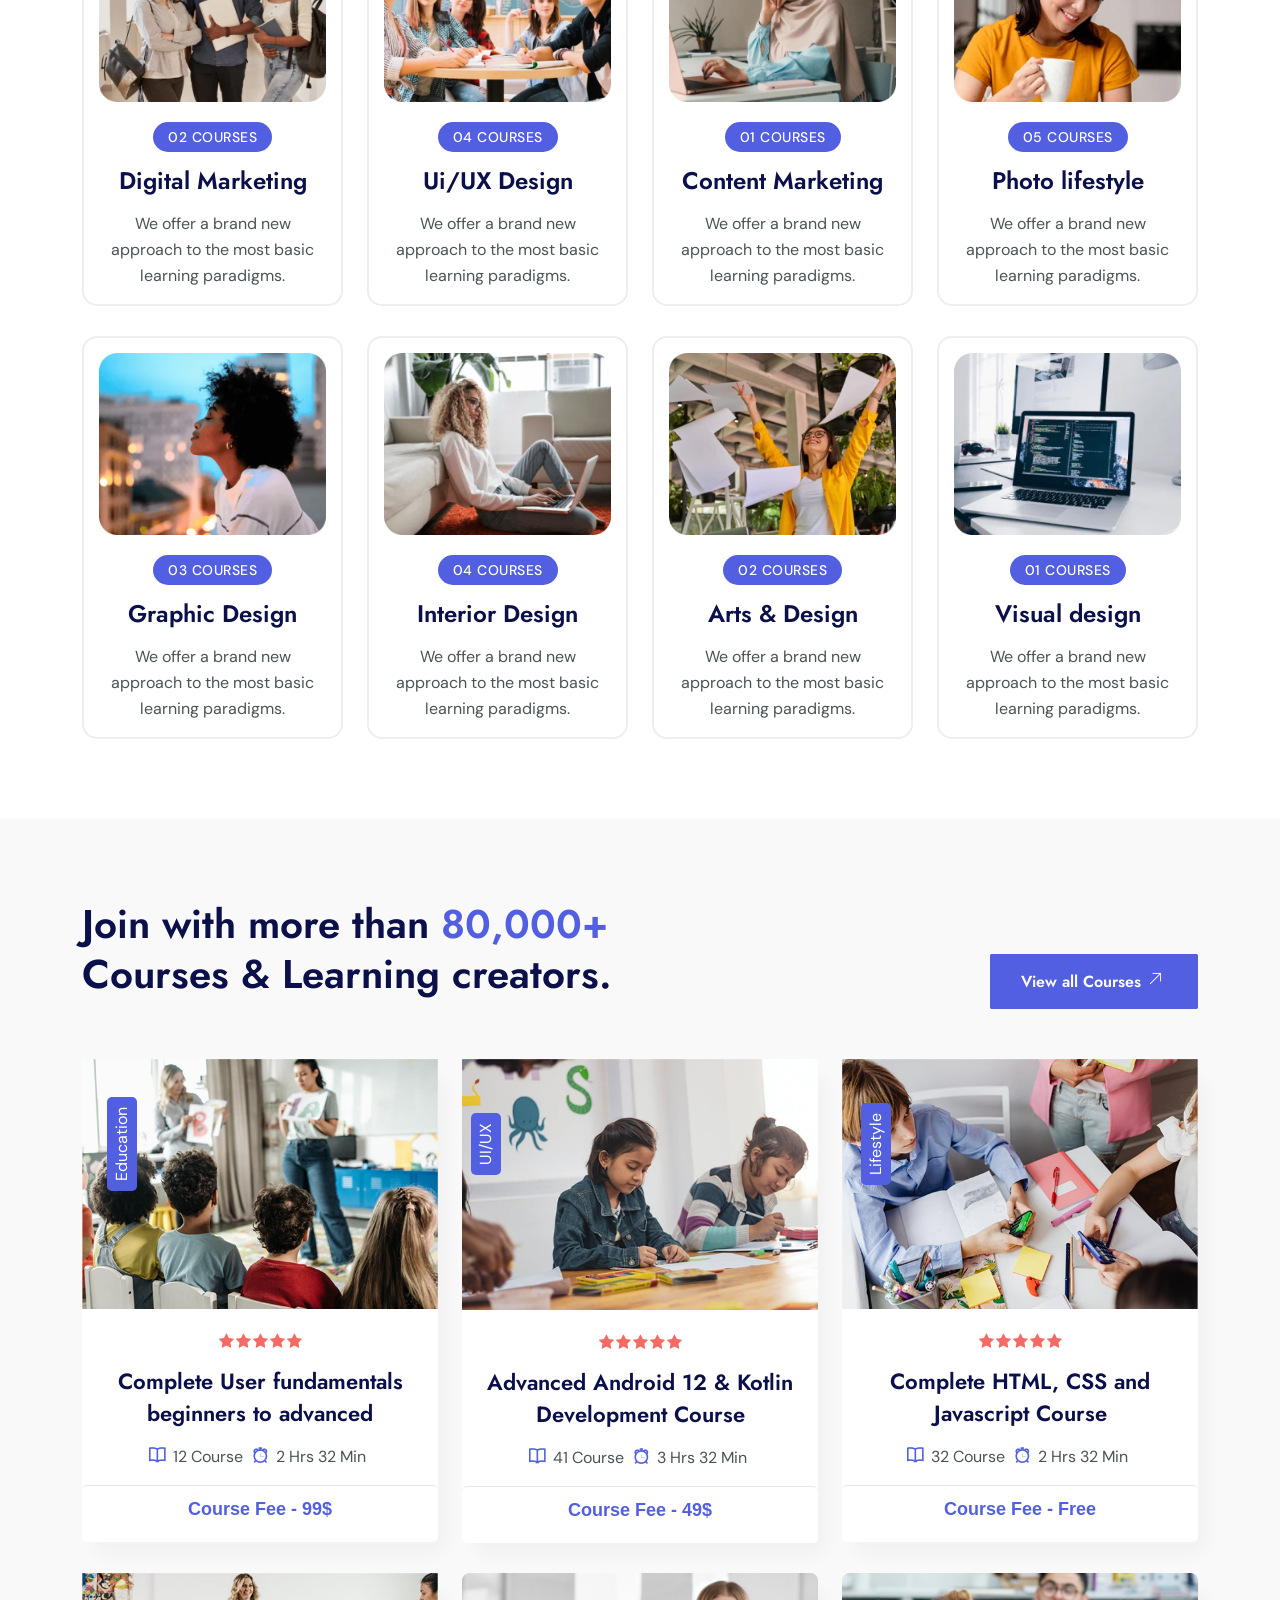
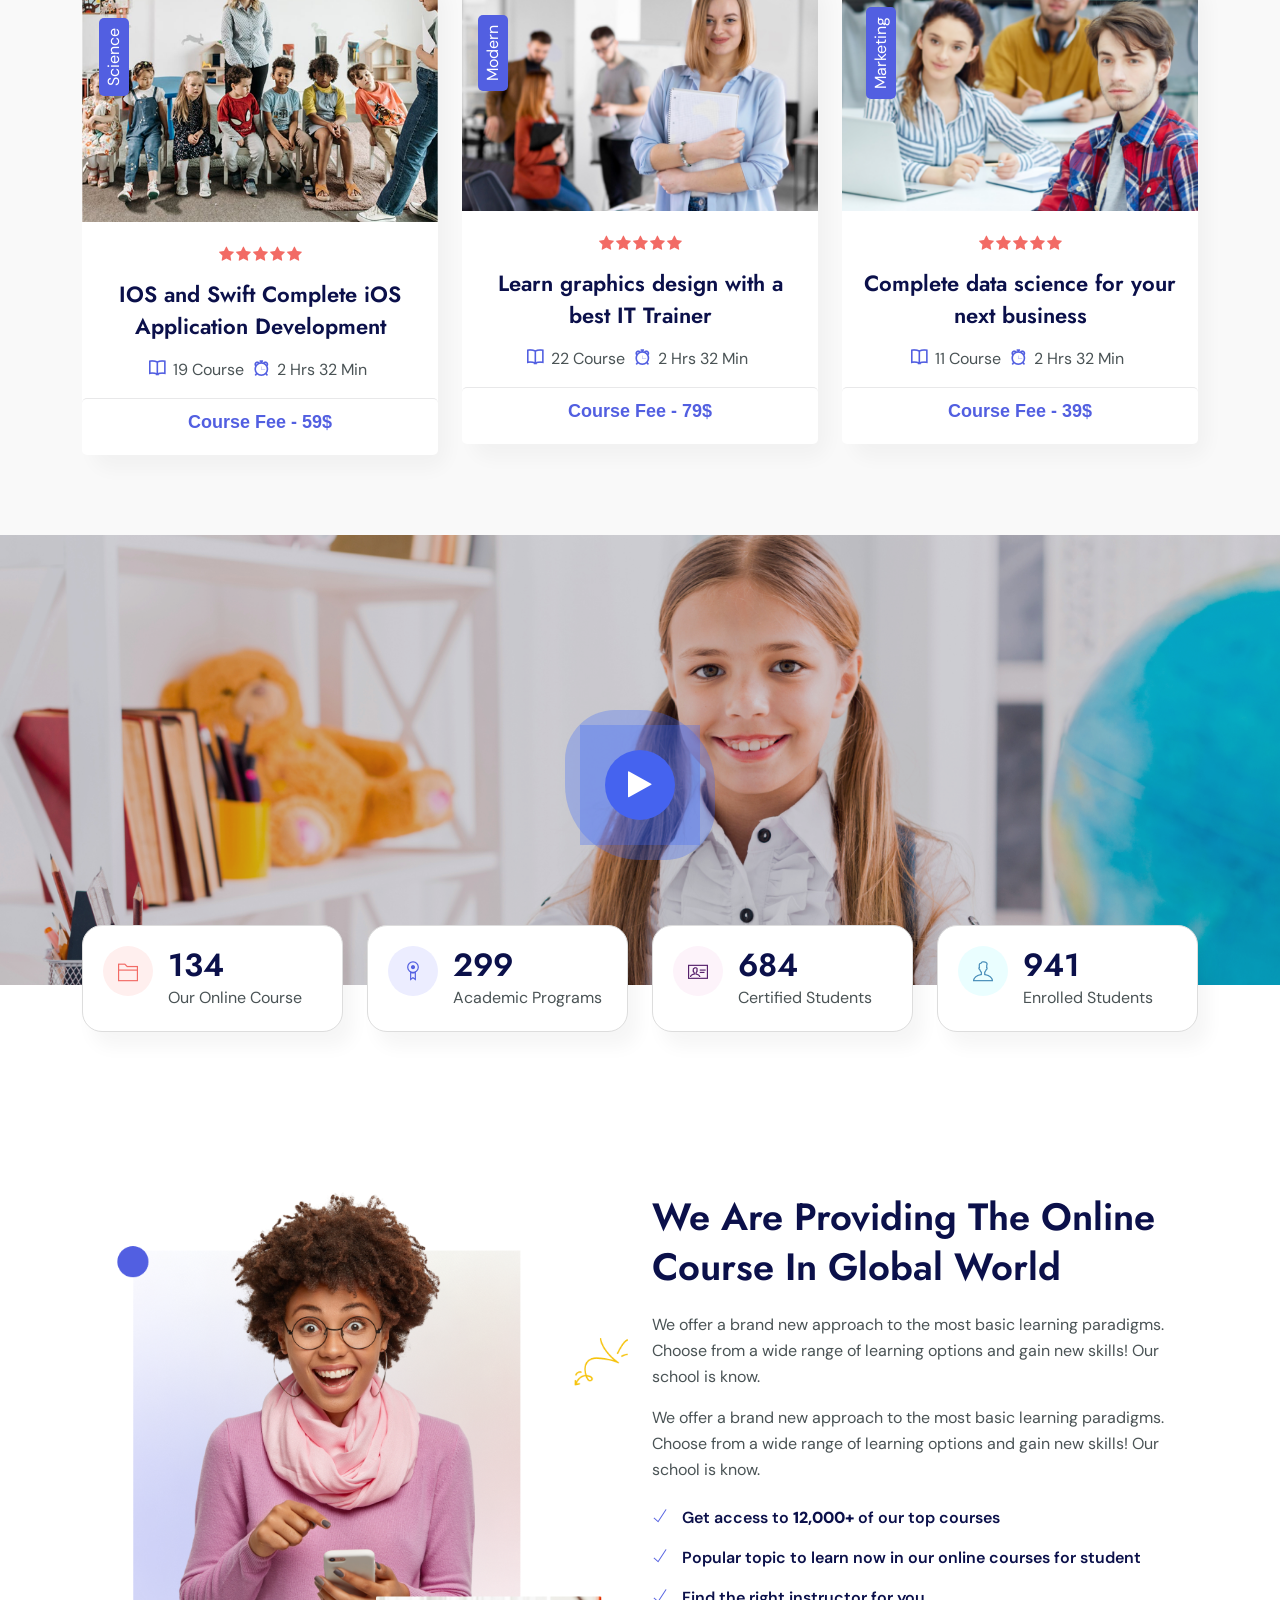
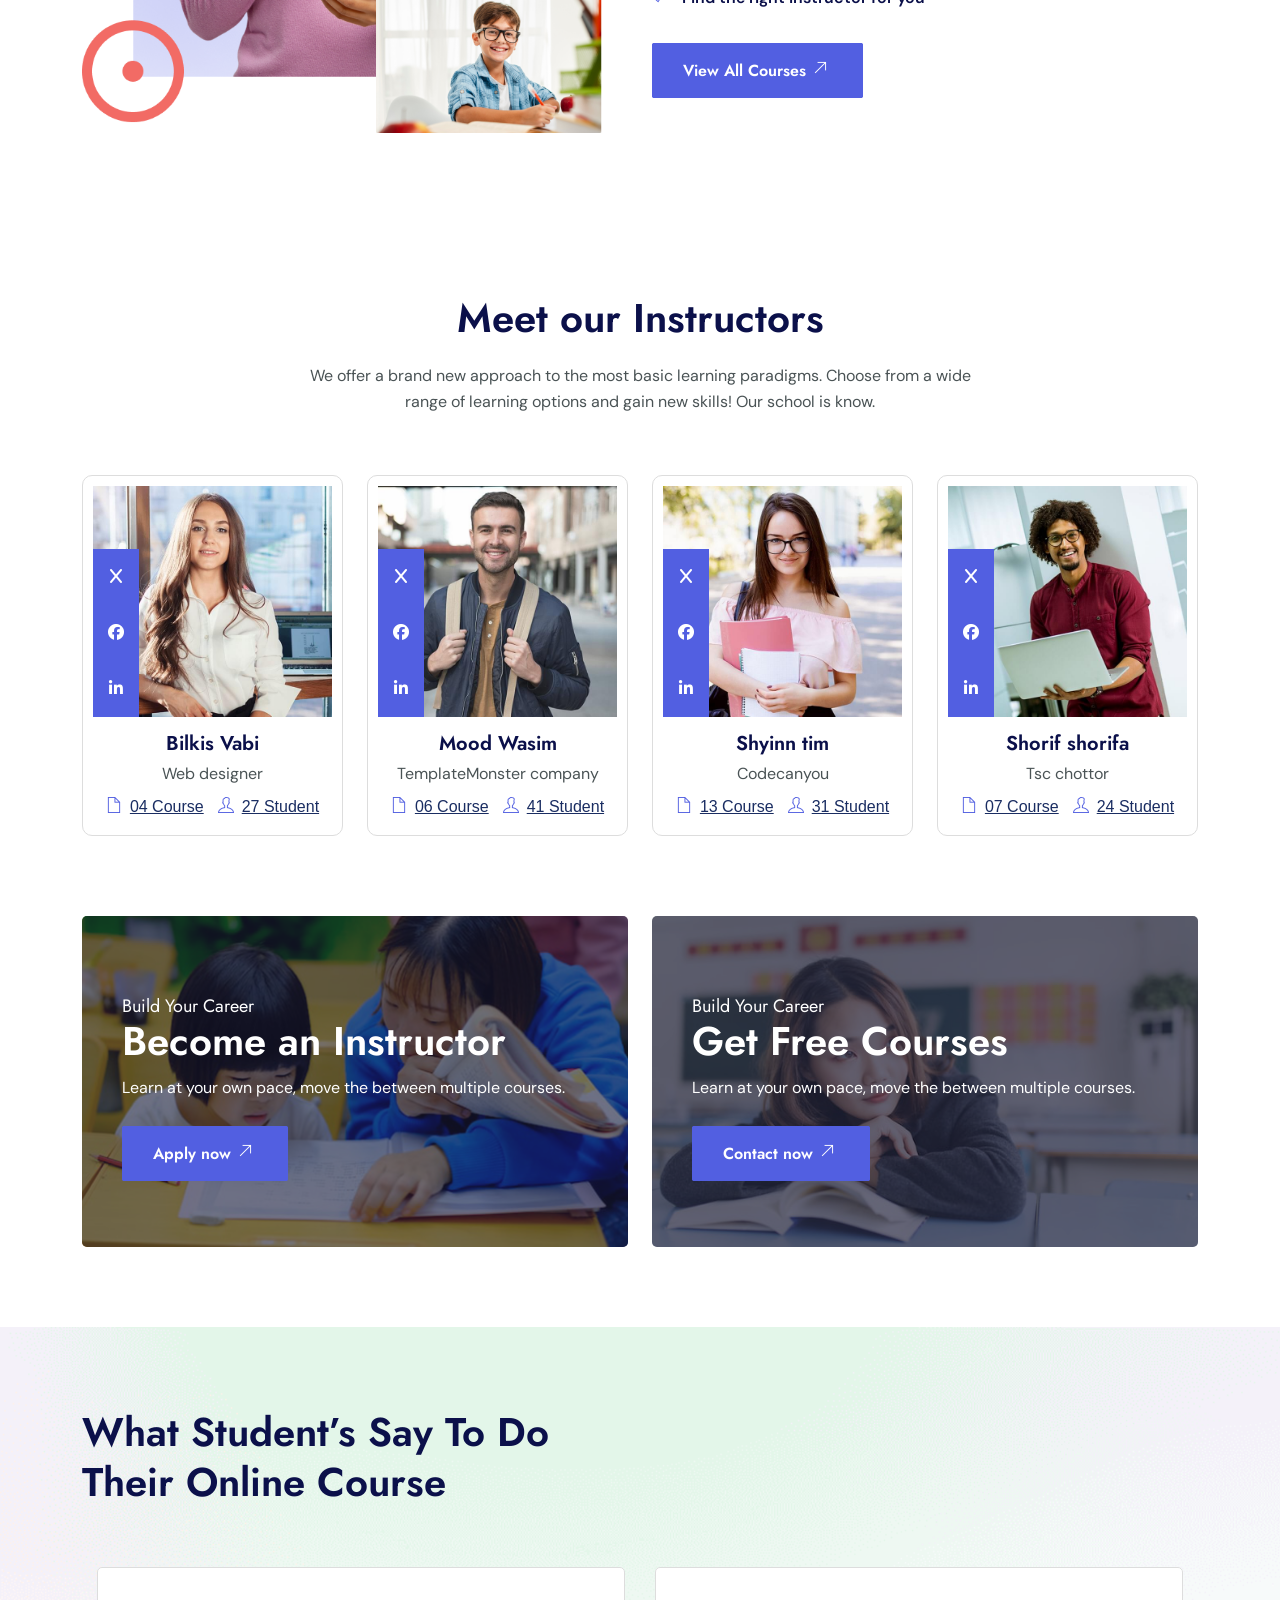
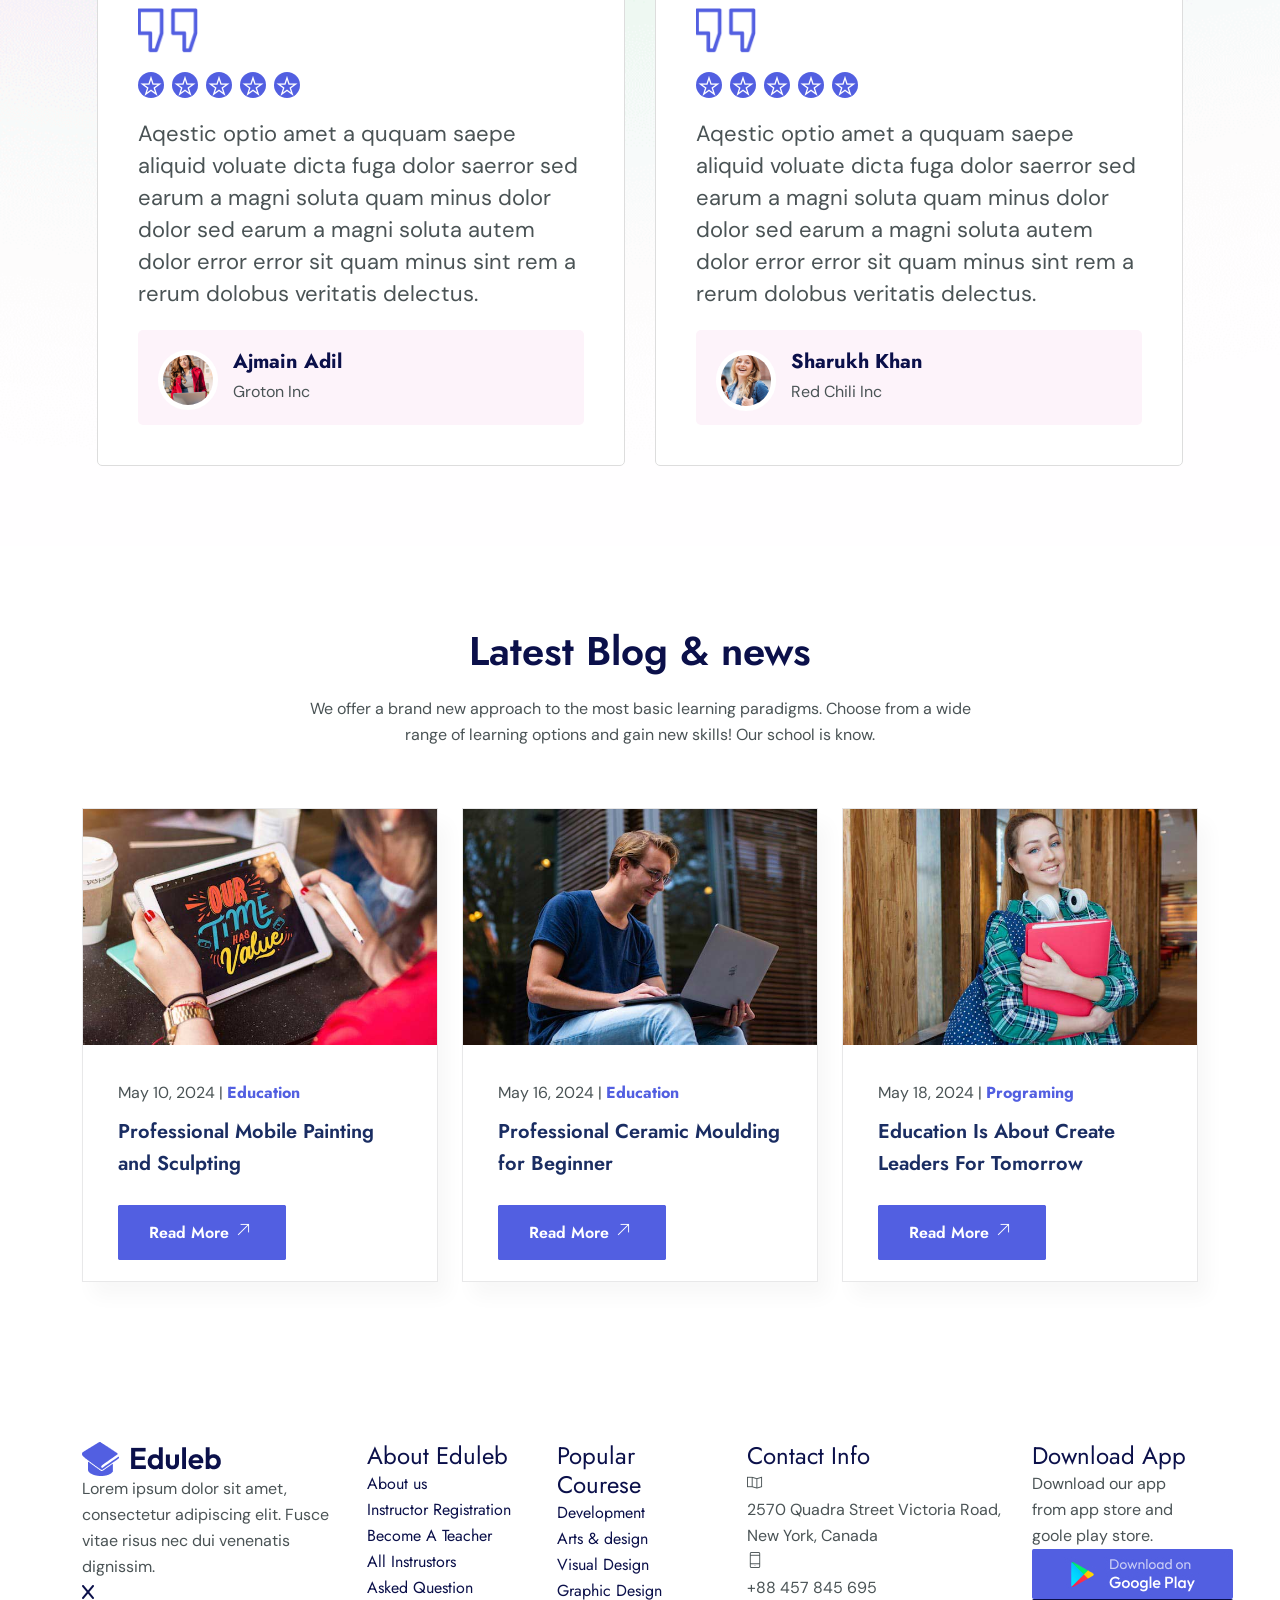
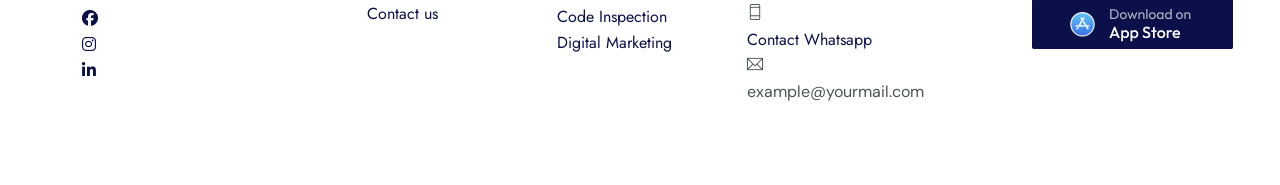
<file: index2.html>
<!DOCTYPE html>
<html lang="en">

	<head>
		<!-- Meta -->
		<meta charset="utf-8">
		<meta http-equiv="X-UA-Compatible" content="IE=edge">
		<meta name="viewport" content="width=device-width, initial-scale=1, shrink-to-fit=no">
		<!-- The above 3 meta tags *must* come first in the head; any other head content must come *after* these tags -->
		<meta name="description" content="Eduleb - Education HTML Template">
		<meta name="keywords" content="agency, business, corporate, creative, html5, modern, multipurpose, One Page, parallax, startup">		
		<!-- SITE TITLE -->
		<title>Eduleb - Education HTML Template</title>			
		<!-- Latest Bootstrap min CSS -->
		<link rel="stylesheet" href="assets/bootstrap/css/bootstrap.min.css">		
		<!-- Google Font -->
		<link href="https://fonts.googleapis.com/css2?family=DM+Sans:ital,opsz,wght@0,9..40,100..1000;1,9..40,100..1000&display=swap" rel="stylesheet">
		<link href="https://fonts.googleapis.com/css2?family=Jost:ital,wght@0,100..900;1,100..900&display=swap" rel="stylesheet">
		<!-- Font Awesome CSS -->
		<link rel="stylesheet" href="https://cdnjs.cloudflare.com/ajax/libs/font-awesome/6.5.2/css/all.min.css">
		<link rel="stylesheet" href="assets/fonts/font-awesome.min.css">
		<link rel="stylesheet" href="assets/fonts/themify-icons.css">
		<!--- owl carousel Css-->
		<link rel="stylesheet" href="assets/owlcarousel/css/owl.carousel.css">
		<link rel="stylesheet" href="assets/owlcarousel/css/owl.theme.css">	
		<!--jquery-simple-mobilemenu Css-->
        <link rel="stylesheet" href="assets/css/jquery-simple-mobilemenu.css">			
		<!-- MAGNIFIC CSS -->
		<link rel="stylesheet" href="assets/css/magnific-popup.css">		
		<!-- animate CSS -->
		<link rel="stylesheet" href="assets/css/animate.css">	
		<!-- Style CSS -->					
		<link rel="stylesheet" href="assets/css/style.css">					
		<!-- HTML5 shim and Respond.js IE8 support of HTML5 elements and media queries -->
		<!-- WARNING: Respond.js doesn't work if you view the page via file:// -->
		<!--[if lt IE 9]>
		  <script src="https://oss.maxcdn.com/html5shiv/3.7.2/html5shiv.min.js"></script>
		  <script src="https://oss.maxcdn.com/respond/1.4.2/respond.min.js"></script>
		<![endif]-->
	</head>
	
    <body data-spy="scroll" data-offset="80">

		<!-- START PRELOADER -->
		<div class="preloaders">
			<span class="loader"></span>
		</div>
		<!-- END PRELOADER -->		

		<!-- START NAVBAR -->  
		<div id="navigation" class="navbar-light bg-faded site-navigation navigation2">
			<div class="container-fluid">
				<div class="row">
					<div class="col-20 align-self-center">
						<div class="site-logo">
							<a href="index.html"><img src="assets/img/logo.png" alt=""></a>          				
						</div>
					</div><!--- END Col -->
					
					<div class="col-60 d-flex">
						<nav id="main-menu">
							<ul>
								<li class="menu-item-has-children"><a href="#">Home</a>
									<ul>										
										<li><a href="index.html">Home 01</a></li>
										<li><a href="index2.html">Home 02</a></li>
									</ul>
								</li>
								<li><a href="about.html">About</a></li>				  				  
								<li class="menu-item-has-children"><a href="course.html">Course</a>
									<ul>										
										<li><a href="course.html">Course</a></li>
										<li><a href="course_details.html">Course Details</a></li>
									</ul>
								</li>								
								<li class="menu-item-has-children"><a href="#">Pages</a>
									<ul>										
										<li><a href="instructor.html">Instructor</a></li>
										<li><a href="ins_details.html">Instructor Details</a></li>
										<li><a href="pricing.html">Pricing Plan</a></li>
										<li><a href="faq.html">Faq Page</a></li>			
										<li><a href="404.html">404</a></li>				
									</ul>
								</li>							
								<li class="menu-item-has-children"><a href="blog.html">Blog</a>
									<ul>										
										<li><a href="blog.html">Blog</a></li>
										<li><a href="blog_single.html">Blog Details</a></li>
									</ul>
								</li>							  
								<li><a href="contact.html">Contact</a></li>
							</ul>
						</nav>
					</div><!--- END Col -->
					
					<div class="col-20 d-none d-xl-block text-end align-self-center">
						<a href="#" class="header-btn">Sign In</a>
						<a href="contact.html" class="btn_one">Sign Up</a>
					</div><!--- END Col -->
					
					<ul class="mobile_menu">						
						<li><a href="#">Home</a>
							<ul class="sub-menu">										
								<li><a href="index.html">Home 01</a></li>
								<li><a href="index2.html">Home 02</a></li>						
							</ul>
						</li>	
						<li><a href="about.html">About</a></li>						
						<li><a href="#">Course</a>
							<ul class="sub-menu">										
								<li><a href="course.html">Course</a></li>
								<li><a href="course_details.html">Course Deails</a></li>									
							</ul>
						</li>
						<li><a href="#">Pages</a>
							<ul class="sub-menu">									
								<li><a href="instructor.html">Instructor</a></li>
								<li><a href="ins_details.html">Instructor Details</a></li>
								<li><a href="pricing.html">Pricing Plan</a></li>
								<li><a href="faq.html">Faq Page</a></li>			
								<li><a href="404.html">404</a></li>							
							</ul>
						</li>			
						<li><a href="blog.html">Blog</a>
							<ul class="sub-menu">										
								<li><a href="blog.html">Blog</a></li>
								<li><a href="blog_single.html">Blog Details</a></li>
							</ul>
						</li>						
						<li><a href="contact.html">Contact</a></li>
					</ul>			
				</div><!--- END ROW -->
			</div><!--- END CONTAINER -->
		</div> 	  
		<!-- END NAVBAR -->		

		<!-- START HOME -->
		<section class="home_bg hb_height" style="background-image: url(assets/img/bg/home-bg2.jpg);  background-size:cover; background-position: center center;">
			<div class="container">
				<div class="row">
				  <div class="col-lg-6 col-sm-12 col-xs-12">
					<div class="hero-text-img2">
						<img src="assets/img/home-img1.png" class="img-fluid" alt="" />
					</div>					
				  </div><!--- END COL -->					  
				  <div class="col-lg-6 col-sm-12 col-xs-12">
					<div class="hero-text2 ht_top">
						<h1>Explore Our <span>14000+</span> Online courses for all</h1>
						<p>Lorem ipsum dolor sit amet, consectetur adipisicing elit, consectetur adipiscing elit tempor ut labore</p>
					</div>
					<div class="home_sb2">
						<form action="#" class="banner_subs2">
							<input type="text" class="form-control home_si2" placeholder="Search your course here" required="required">
							<button type="button" class="subscribe__btn">Search <i class="fa fa-paper-plane-o"></i></button>
						</form>
					</div>	
					<div class="home_tag">
						<span>Popular Topic:</span>
						<a href="#">Design, </a>
						<a href="#">Development, </a>
						<a href="#">Graphics, </a>
						<a href="#">Marketing </a>
					</div>					
				  </div><!--- END COL -->					  
				</div><!--- END ROW -->
			</div><!--- END CONTAINER -->
		</section>
		<!-- END  HOME -->		

		<!-- START COMPANY PARTNER LOGO  -->
		<div class="partner-logo section-padding">
			<div class="container">
				<div class="row part_bg">
					<div class="col-lg-4 col-sm-4 col-xs-12">
						<div class="partner_title">
							<h3>Helping <span>86,000+</span> global companies take the gloves off </h3>
						</div>					
					</div><!-- END COL  -->
					<div class="col-lg-8 col-sm-8 col-xs-12 text-center">
						<div class="partner">
							<a href="#"><img src="assets/img/clients/1.png" alt="image"></a>
							<a href="#"><img src="assets/img/clients/2.png" alt="image"></a>
							<a href="#"><img src="assets/img/clients/3.png" alt="image"></a>
							<a href="#"><img src="assets/img/clients/4.png" alt="image"></a>
							<a href="#"><img src="assets/img/clients/5.png" alt="image"></a>
							<a href="#"><img src="assets/img/clients/2.png" alt="image"></a>
							<a href="#"><img src="assets/img/clients/1.png" alt="image"></a>
							<a href="#"><img src="assets/img/clients/3.png" alt="image"></a>
							<a href="#"><img src="assets/img/clients/4.png" alt="image"></a>
						</div>
					</div><!-- END COL  -->
				</div><!--END  ROW  -->
			</div><!-- END CONTAINER  -->
		</div>
		<!-- END COMPANY PARTNER LOGO -->

		<!-- START CATEGORY TWO -->
		<section class="category_two_area section-padding">
			<div class="container">									
				<div class="section-title text-center">
					<h2>Popular Courses by category</h2>
					<p>We offer a brand new approach to the most basic learning paradigms. Choose from a wide range of learning options and gain new skills! Our school is know.</p>
				</div>						
				<div class="row">													
					<div class="col-lg-3 col-sm-6 col-xs-12 wow fadeInUp" data-wow-duration="1s" data-wow-delay="0.1s" data-wow-offset="0">
						<div class="cat_list_two">
							<img src="assets/img/cat1.jpg" alt="" />
							<span>02 Courses</span>
							<h4><a href="#">Digital Marketing</a></h4>
							<p>We offer a brand new approach to the most basic learning paradigms.</p>
						</div>
					</div><!--- END COL -->										
					<div class="col-lg-3 col-sm-6 col-xs-12 wow fadeInUp" data-wow-duration="1s" data-wow-delay="0.1s" data-wow-offset="0">
						<div class="cat_list_two">
							<img src="assets/img/cat2.jpg" alt="" />
							<span>04 Courses</span>
							<h4><a href="#">Ui/UX Design</a></h4>
							<p>We offer a brand new approach to the most basic learning paradigms.</p>
						</div>
					</div><!--- END COL -->										
					<div class="col-lg-3 col-sm-6 col-xs-12 wow fadeInUp" data-wow-duration="1s" data-wow-delay="0.1s" data-wow-offset="0">
						<div class="cat_list_two">
							<img src="assets/img/cat3.jpg" alt="" />
							<span>01 Courses</span>
							<h4><a href="#">Content Marketing</a></h4>
							<p>We offer a brand new approach to the most basic learning paradigms.</p>
						</div>
					</div><!--- END COL -->										
					<div class="col-lg-3 col-sm-6 col-xs-12 wow fadeInUp" data-wow-duration="1s" data-wow-delay="0.1s" data-wow-offset="0">
						<div class="cat_list_two">
							<img src="assets/img/cat4.jpg" alt="" />
							<span>05 Courses</span>
							<h4><a href="#">Photo lifestyle</a></h4>
							<p>We offer a brand new approach to the most basic learning paradigms.</p>
						</div>
					</div><!--- END COL -->										
					<div class="col-lg-3 col-sm-6 col-xs-12 wow fadeInUp" data-wow-duration="1s" data-wow-delay="0.1s" data-wow-offset="0">
						<div class="cat_list_two">
							<img src="assets/img/cat5.jpg" alt="" />
							<span>03 Courses</span>
							<h4><a href="#">Graphic Design</a></h4>
							<p>We offer a brand new approach to the most basic learning paradigms.</p>
						</div>
					</div><!--- END COL -->										
					<div class="col-lg-3 col-sm-6 col-xs-12 wow fadeInUp" data-wow-duration="1s" data-wow-delay="0.1s" data-wow-offset="0">
						<div class="cat_list_two">
							<img src="assets/img/cat6.jpg" alt="" />
							<span>04 Courses</span>
							<h4><a href="#">Interior Design</a></h4>
							<p>We offer a brand new approach to the most basic learning paradigms.</p>
						</div>
					</div><!--- END COL -->										
					<div class="col-lg-3 col-sm-6 col-xs-12 wow fadeInUp" data-wow-duration="1s" data-wow-delay="0.1s" data-wow-offset="0">
						<div class="cat_list_two">
							<img src="assets/img/cat7.jpg" alt="" />
							<span>02 Courses</span>
							<h4><a href="#">Arts & Design</a></h4>
							<p>We offer a brand new approach to the most basic learning paradigms.</p>
						</div>
					</div><!--- END COL -->										
					<div class="col-lg-3 col-sm-6 col-xs-12 wow fadeInUp" data-wow-duration="1s" data-wow-delay="0.1s" data-wow-offset="0">
						<div class="cat_list_two">
							<img src="assets/img/cat8.jpg" alt="" />
							<span>01 Courses</span>
							<h4><a href="#">Visual design</a></h4>
							<p>We offer a brand new approach to the most basic learning paradigms.</p>
						</div>
					</div><!--- END COL -->							  
				</div><!--- END ROW -->
			</div><!--- END CONTAINER -->
		</section>
		<!-- END CATEGORY TWO -->			

		<!-- START COURSE -->
		<section class="home_course section-padding">
			<div class="container">
				<div class="row">
					<div class="col-lg-8 col-sm-6 col-xs-12">
						<div class="section-title">
							<h2>Join with more than <b>80,000+ </b> <br />Courses & Learning creators.</h2>
						</div>					
					</div><!--- END COL -->
					<div class="col-lg-4 col-sm-6 col-xs-12">
						<div class="cour_btn">
							<a href="course.html" class="btn_one">View all Courses <i class="ti-arrow-top-right"></i></a>
						</div>
					</div><!--- END COL -->
				</div><!--- END ROW -->				
				<div class="row">
					<div class="col-lg-4 col-sm-6 col-xs-12">
						<div class="single_course">
							<div class="single_c_img">
								<img src="assets/img/course/1.png" class="img-fluid" alt="course-image" />
								<span>Education</span>
							</div>
							<i class="fa fa-star"></i><i class="fa fa-star"></i><i class="fa fa-star"></i><i class="fa fa-star"></i><i class="fa fa-star"></i>
							<h4><a href="course.html">Complete User fundamentals beginners to advanced</a></h4>
							<p><span class="ti-book"> </span> 12 Course</p>
							<p><span class="ti-alarm-clock"> </span>2 Hrs 32 Min</p>
							<div class="price">Course Fee - 99$</div>
						</div>
					</div><!-- END COL -->
					<div class="col-lg-4 col-sm-6 col-xs-12">
						<div class="single_course">
							<div class="single_c_img">
								<img src="assets/img/course/2.png" class="img-fluid" alt="course-image" />
								<span>UI/UX</span>
							</div>
							<i class="fa fa-star"></i><i class="fa fa-star"></i><i class="fa fa-star"></i><i class="fa fa-star"></i><i class="fa fa-star"></i>
							<h4><a href="course.html">Advanced Android 12 & Kotlin Development Course</a></h4>
							<p><span class="ti-book"> </span> 41 Course</p>
							<p><span class="ti-alarm-clock"> </span>3 Hrs 32 Min</p>
							<div class="price">Course Fee - 49$</div>
						</div>
					</div><!-- END COL -->
					<div class="col-lg-4 col-sm-6 col-xs-12">
						<div class="single_course">
							<div class="single_c_img">
								<img src="assets/img/course/3.png" class="img-fluid" alt="course-image" />
								<span>Lifestyle</span>
							</div>
							<i class="fa fa-star"></i><i class="fa fa-star"></i><i class="fa fa-star"></i><i class="fa fa-star"></i><i class="fa fa-star"></i>
							<h4><a href="course.html">Complete HTML, CSS and Javascript Course</a></h4>
							<p><span class="ti-book"> </span> 32 Course</p>
							<p><span class="ti-alarm-clock"> </span>2 Hrs 32 Min</p>
							<div class="price">Course Fee - Free</div>
						</div>
					</div><!-- END COL -->
					<div class="col-lg-4 col-sm-6 col-xs-12">
						<div class="single_course">
							<div class="single_c_img">
								<img src="assets/img/course/4.png" class="img-fluid" alt="course-image" />
								<span>Science</span>
							</div>
							<i class="fa fa-star"></i><i class="fa fa-star"></i><i class="fa fa-star"></i><i class="fa fa-star"></i><i class="fa fa-star"></i>
							<h4><a href="course.html">IOS and Swift Complete iOS Application Development</a></h4>
							<p><span class="ti-book"> </span> 19 Course</p>
							<p><span class="ti-alarm-clock"> </span>2 Hrs 32 Min</p>
							<div class="price">Course Fee - 59$</div>
						</div>
					</div><!-- END COL -->
					<div class="col-lg-4 col-sm-6 col-xs-12">
						<div class="single_course">
							<div class="single_c_img">
								<img src="assets/img/course/5.png" class="img-fluid" alt="course-image" />
								<span>Modern</span>
							</div>
							<i class="fa fa-star"></i><i class="fa fa-star"></i><i class="fa fa-star"></i><i class="fa fa-star"></i><i class="fa fa-star"></i>
							<h4><a href="course.html">Learn graphics design with a best IT Trainer</a></h4>
							<p><span class="ti-book"> </span> 22 Course</p>
							<p><span class="ti-alarm-clock"> </span>2 Hrs 32 Min</p>
							<div class="price">Course Fee - 79$</div>
						</div>
					</div><!-- END COL -->
					<div class="col-lg-4 col-sm-6 col-xs-12">
						<div class="single_course">
							<div class="single_c_img">
								<img src="assets/img/course/6.png" class="img-fluid" alt="course-image" />
								<span>Marketing</span>
							</div>
							<i class="fa fa-star"></i><i class="fa fa-star"></i><i class="fa fa-star"></i><i class="fa fa-star"></i><i class="fa fa-star"></i>
							<h4><a href="course.html">Complete data science for your next business</a></h4>
							<p><span class="ti-book"> </span> 11 Course</p>
							<p><span class="ti-alarm-clock"> </span>2 Hrs 32 Min</p>
							<div class="price">Course Fee - 39$</div>
						</div>
					</div><!-- END COL -->						
				</div><!--- END ROW -->
			</div><!--- END CONTAINER -->		
		</section>
		<!-- END COURSE -->	

		<!-- START VIDEO -->
		<section class="vid_area va2" style="background-image: url(assets/img/bg/video.jpg);  background-size:cover; background-position: center center;">
			<div class="container">																
				<div class="row">
					<div class="col-lg-12 vp_top wow fadeInUDown" data-wow-duration="1s" data-wow-delay="0.2s" data-wow-offset="0">
						<div class="video-area2">
							<a href="https://www.youtube.com/watch?v=RXv_uIN6e-Y" class="magnific_popup video-button"><i class="fa fa-play"></i></a>
						</div>
					</div><!--- END COL -->	
				</div><!--- END ROW -->
			</div><!--- END CONTAINER -->
		</section>
		<!-- END VIDEO -->

		<!-- START COUNTER -->
		<section class="count_area counter_feature">
			<div class="container">
				<div class="row">
					<div class="col-lg-3 col-sm-6 col-xs-12">
						<div class="single-counter">
							<span class="ti-folder sc_one"></span>
							<h2 class="counter-num">134</h2>
							<p>Our Online Course</p>
						</div>							
					</div>
					<div class="col-lg-3 col-sm-6 col-xs-12">
						<div class="single-counter">
							<span class="ti-medall-alt sc_two"></span>
							<h2 class="counter-num">299</h2>
							<p>Academic Programs</p>
						</div>
					</div><!-- END COL -->
					<div class="col-lg-3 col-sm-6 col-xs-12">
						<div class="single-counter">
							<span class="ti-id-badge sc_three"></span>
							<h2 class="counter-num">684</h2>
							<p>Certified Students</p>
						</div>
					</div><!-- END COL -->
					<div class="col-lg-3 col-sm-6 col-xs-12">
						<div class="single-counter">
							<span class="ti-user sc_four"></span>
							<h2 class="counter-num">941</h2>
							<p>Enrolled Students</p>
						</div>
					</div><!-- END COL -->						
				</div><!--- END ROW -->
			</div><!--- END CONTAINER -->		
		</section>
		<!-- END COUNTER -->		
		
		<!-- START ABOUT US -->
		<section class="ab_area section-padding">
			<div class="container">									
				<div class="row">								
					<div class="col-lg-6 col-sm-12 col-xs-12 wow fadeInUp" data-wow-duration="1s" data-wow-delay="0.2s" data-wow-offset="0">
						<div class="ab_img">
							<img src="assets/img/about1.png" class="img-fluid" alt="image">
						</div>
					</div><!--- END COL -->						
					<div class="col-lg-6 col-sm-12 col-xs-12 wow fadeInUp" data-wow-duration="1s" data-wow-delay="0.1s" data-wow-offset="0">
						<div class="ab_content">
							<h2>We Are Providing The Online Course In Global World</h2>
							<p>We offer a brand new approach to the most basic learning paradigms. Choose from a wide range of learning options and gain new skills! Our school is know.</p>
							<p>We offer a brand new approach to the most basic learning paradigms. Choose from a wide range of learning options and gain new skills! Our school is know.</p>
							<ul>
								<li><span class="ti-check"></span> Get access to <b>12,000+</b> of our top courses</li>
								<li><span class="ti-check"></span> Popular topic to learn now in our online courses for student</li>
								<li><span class="ti-check"></span> Find the right instructor for you</li>
							</ul>
							<a class="btn_one" href="course.html">View All Courses <i class="ti-arrow-top-right"></i></a>
						</div>
					</div><!--- END COL -->							  
				</div><!--- END ROW -->
			</div><!--- END CONTAINER -->
		</section>
		<!-- END ABOUT US -->					
		
		<!-- START TEAM -->
		<section class="team_area section-padding">
			<div class="container">									
				<div class="section-title text-center">
					<h2>Meet our Instructors</h2>
					<p>We offer a brand new approach to the most basic learning paradigms. Choose from a wide range of learning options and gain new skills! Our school is know.</p>
				</div>						
				<div class="row">													
					<div class="col-lg-3 col-sm-6 col-xs-12 wow fadeInUp" data-wow-duration="1s" data-wow-delay="0.1s" data-wow-offset="0">
						<div class="our-team">
							<div class="team-content">
								<a href="#"><img src="assets/img/team/team1.jpg" alt=""></a>
								<ul class="social-links">
									<li><a href="#"><i class="fa-solid fa-x"></i></a></li>
									<li><a href="#"><i class="fa-brands fa-facebook-f"></i></a></li>
									<li><a href="#"><i class="fa-brands fa-linkedin-in"></i></a></li>
								</ul>
							</div>
							<div class="team-prof">
								<h3>Bilkis Vabi</h3>
								<span>Web designer</span>
							</div>
							<div class="sth_det2">
								<span class="ti-file"> <u>04 Course</u></span>
								<span class="ti-user"> <u>27 Student</u></span>
							</div>									
						</div>
					</div><!--- END COL -->										
					<div class="col-lg-3 col-sm-6 col-xs-12 wow fadeInUp" data-wow-duration="1s" data-wow-delay="0.1s" data-wow-offset="0">
						<div class="our-team">
							<div class="team-content">
								<a href="#"><img src="assets/img/team/team2.jpg" alt=""></a>
								<ul class="social-links">
									<li><a href="#"><i class="fa-solid fa-x"></i></a></li>
									<li><a href="#"><i class="fa-brands fa-facebook-f"></i></a></li>
									<li><a href="#"><i class="fa-brands fa-linkedin-in"></i></a></li>
								</ul>
							</div>
							<div class="team-prof">
								<h3>Mood Wasim</h3>
								<span>TemplateMonster company</span>
							</div>
							<div class="sth_det2">
								<span class="ti-file"> <u>06 Course</u></span>
								<span class="ti-user"> <u>41 Student</u></span>
							</div>							
						</div>
					</div><!--- END COL -->										
					<div class="col-lg-3 col-sm-6 col-xs-12 wow fadeInUp" data-wow-duration="1s" data-wow-delay="0.1s" data-wow-offset="0">
						<div class="our-team">
							<div class="team-content">
								<a href="#"><img src="assets/img/team/team3.jpg" alt=""></a>
								<ul class="social-links">
									<li><a href="#"><i class="fa-solid fa-x"></i></a></li>
									<li><a href="#"><i class="fa-brands fa-facebook-f"></i></a></li>
									<li><a href="#"><i class="fa-brands fa-linkedin-in"></i></a></li>
								</ul>
							</div>
							<div class="team-prof">
								<h3>Shyinn tim</h3>
								<span>Codecanyou</span>
							</div>
							<div class="sth_det2">
								<span class="ti-file"> <u>13 Course</u></span>
								<span class="ti-user"> <u>31 Student</u></span>
							</div>
						</div>
					</div><!--- END COL -->										
					<div class="col-lg-3 col-sm-6 col-xs-12 wow fadeInUp" data-wow-duration="1s" data-wow-delay="0.1s" data-wow-offset="0">
						<div class="our-team">
							<div class="team-content">
								<a href="#"><img src="assets/img/team/team4.jpg" alt=""></a>
								<ul class="social-links">
									<li><a href="#"><i class="fa-solid fa-x"></i></a></li>
									<li><a href="#"><i class="fa-brands fa-facebook-f"></i></a></li>
									<li><a href="#"><i class="fa-brands fa-linkedin-in"></i></a></li>
								</ul>
							</div>
							<div class="team-prof">
								<h3>Shorif shorifa</h3>
								<span>Tsc chottor</span>
							</div>
							<div class="sth_det2">
								<span class="ti-file"> <u>07 Course</u></span>
								<span class="ti-user"> <u>24 Student</u></span>
							</div>
						</div>
					</div><!--- END COL -->							  
				</div><!--- END ROW -->
			</div><!--- END CONTAINER -->
		</section>
		<!-- END TEAM -->	

	<!-- START INSTRUCTOR+FREE COURSE -->
	<section class="insfreecourse section-padding">
		<div class="container">									
			<div class="row">								
				<div class="col-lg-6 col-sm-12 col-xs-12 wow fadeInUp" data-wow-duration="1s" data-wow-delay="0.2s" data-wow-offset="0">
					<div class="single_ins" style="background-image: url(assets/img/ins1.png);  background-size:cover; background-position: center center;">
						<div class="single_ins_content">
							<h4>Build Your Career</h4>
							<h1>Become an Instructor</h1>
							<p>Learn at your own pace, move the between multiple courses. </p>
							<a class="btn_one" href="#">Apply now <i class="ti-arrow-top-right"></i></a>
						</div>
					</div>
				</div><!--- END COL -->				
				<div class="col-lg-6 col-sm-12 col-xs-12 wow fadeInUp" data-wow-duration="1s" data-wow-delay="0.2s" data-wow-offset="0">
					<div class="single_ins" style="background-image: url(assets/img/ins2.png);  background-size:cover; background-position: center center;">
						<div class="single_ins_content">
							<h4>Build Your Career</h4>
							<h1>Get Free Courses</h1>
							<p>Learn at your own pace, move the between multiple courses. </p>
							<a class="btn_one" href="#">Contact now <i class="ti-arrow-top-right"></i></a>
						</div>
					</div>
				</div><!--- END COL -->								  
			</div><!--- END ROW -->
		</div><!--- END CONTAINER -->
	</section>
	<!-- END INSTRUCTOR+FREE COURSE -->				

		<!-- START TESTIMONIALS -->
		<section class="testi_area section-padding">
			<div class="container">
				<div class="section-title">
					<h2>What Student’s Say To Do <br />Their Online Course</h2>
				</div>						
				<div class="row">					
					<div class="col-lg-12 col-sm-12 col-xs-12">
						<div id="testimonial-slider2" class="owl-carousel">
							<div class="testimonial">
								<img src="assets/img/quote.png" alt="" />
								<div class="testimonial_content">													
									<i class="ti-star"></i>
									<i class="ti-star"></i>
									<i class="ti-star"></i>
									<i class="ti-star"></i>
									<i class="ti-star"></i>
									<p>Aqestic optio amet a ququam saepe aliquid voluate dicta fuga dolor saerror sed earum a magni soluta quam minus dolor dolor sed earum a magni soluta autem dolor error error sit quam minus sint rem a rerum dolobus veritatis delectus.</p>
								</div>
								<div class="testi_pic_title">
									<img src="assets/img/testimonial/1.png" alt="">
									<h4>Ajmain Adil</h4>
									<p>Groton Inc</p>
								</div>
							</div><!-- END TESTIMONIAL -->
							<div class="testimonial">
							<img src="assets/img/quote.png" alt="" />
								<div class="testimonial_content">													
									<i class="ti-star"></i>
									<i class="ti-star"></i>
									<i class="ti-star"></i>
									<i class="ti-star"></i>
									<i class="ti-star"></i>
									<p>Aqestic optio amet a ququam saepe aliquid voluate dicta fuga dolor saerror sed earum a magni soluta quam minus dolor dolor sed earum a magni soluta autem dolor error error sit quam minus sint rem a rerum dolobus veritatis delectus.</p>
								</div>
								<div class="testi_pic_title">
									<img src="assets/img/testimonial/2.png" alt="">
									<h4>Sharukh Khan</h4>
									<p>Red Chili Inc</p>
								</div>
							</div><!-- END TESTIMONIAL -->
							<div class="testimonial">
								<img src="assets/img/quote.png" alt="" />
								<div class="testimonial_content">													
									<i class="ti-star"></i>
									<i class="ti-star"></i>
									<i class="ti-star"></i>
									<i class="ti-star"></i>
									<i class="ti-star"></i>
									<p>Aqestic optio amet a ququam saepe aliquid voluate dicta fuga dolor saerror sed earum a magni soluta quam minus dolor dolor sed earum a magni soluta autem dolor error error sit quam minus sint rem a rerum dolobus veritatis delectus.</p>
								</div>
								<div class="testi_pic_title">
									<img src="assets/img/testimonial/3.png" alt="">
									<h4>Anushka sharma</h4>
									<p>Naika Company</p>
								</div>
							</div><!-- END TESTIMONIAL -->
							<div class="testimonial">
								<img src="assets/img/quote.png" alt="" />
								<div class="testimonial_content">													
									<i class="ti-star"></i>
									<i class="ti-star"></i>
									<i class="ti-star"></i>
									<i class="ti-star"></i>
									<i class="ti-star"></i>
									<p>Aqestic optio amet a ququam saepe aliquid voluate dicta fuga dolor saerror sed earum a magni soluta quam minus dolor dolor sed earum a magni soluta autem dolor error error sit quam minus sint rem a rerum dolobus veritatis delectus.</p>
								</div>
								<div class="testi_pic_title">
									<img src="assets/img/testimonial/4.png" alt="">
									<h4>Ajmain Adil</h4>
									<p>Groton Inc</p>
								</div>
							</div><!-- END TESTIMONIAL -->
							<div class="testimonial">
								<img src="assets/img/quote.png" alt="" />
								<div class="testimonial_content">													
									<i class="ti-star"></i>
									<i class="ti-star"></i>
									<i class="ti-star"></i>
									<i class="ti-star"></i>
									<i class="ti-star"></i>
									<p>Aqestic optio amet a ququam saepe aliquid voluate dicta fuga dolor saerror sed earum a magni soluta quam minus dolor dolor sed earum a magni soluta autem dolor error error sit quam minus sint rem a rerum dolobus veritatis delectus.</p>
								</div>
								<div class="testi_pic_title">
									<img src="assets/img/testimonial/5.png" alt="">
									<h4>Ajmain Adil</h4>
									<p>Groton Inc</p>
								</div>
							</div><!-- END TESTIMONIAL -->
						</div><!-- END TESTIMONIAL SLIDER -->
					</div><!-- END COL -->		
				</div><!--- END ROW -->
			</div><!--- END CONTAINER -->		
		</section>
		<!-- END TESTINUNIALS -->

		<!-- START BLOG -->
		<section id="blog" class="blog_area section-padding">
			<div class="container">
				<div class="section-title text-center">
					<h2>Latest Blog & news</h2>
					<p>We offer a brand new approach to the most basic learning paradigms. Choose from a wide range of learning options and gain new skills! Our school is know.</p>
				</div>	
				<div class="row">		
					<div class="col-lg-4 col-sm-4 col-xs-12 wow fadeInUp" data-wow-duration="1s" data-wow-delay="0.1s" data-wow-offset="0">
						<div class="single_blog">
							<img src="assets/img/blog/1.jpg" class="img-fluid" alt="image" />
							<div class="content_box">
								<span>May 10, 2024 | <a href="blog.html">Education</a></span>
								<h2><a href="blog.html">Professional Mobile Painting and Sculpting</a></h2>
								<a class="btn_one" href="blog.html">Read More <i class="ti-arrow-top-right"></i></a>
							</div>
						</div>
					</div><!-- END COL-->				
					<div class="col-lg-4 col-sm-4 col-xs-12 wow fadeInUp" data-wow-duration="1s" data-wow-delay="0.1s" data-wow-offset="0">
						<div class="single_blog">
							<img src="assets/img/blog/2.jpg" class="img-fluid" alt="image" />
							<div class="content_box">
								<span>May 16, 2024 | <a href="blog.html">Education</a></span>
								<h2><a href="blog.html">Professional Ceramic Moulding for Beginner</a></h2>
								<a class="btn_one" href="blog.html">Read More <i class="ti-arrow-top-right"></i></a>							
							</div>
						</div>
					</div><!-- END COL-->
					<div class="col-lg-4 col-sm-4 col-xs-12 wow fadeInUp" data-wow-duration="1s" data-wow-delay="0.3s" data-wow-offset="0">
						<div class="single_blog">
							<img src="assets/img/blog/3.jpg" class="img-fluid" alt="image" />
							<div class="content_box">
								<span>May 18, 2024 | <a href="blog.html">Programing</a></span>
								<h2><a href="blog.html">Education Is About Create Leaders For Tomorrow </a></h2>
								<a class="btn_one" href="blog.html">Read More <i class="ti-arrow-top-right"></i></a>
							</div>
						</div>
					</div><!-- END COL-->						
				</div><!-- / END ROW -->
			</div><!-- END CONTAINER  -->
		</section>	
		<!-- END BLOG -->	
		
		<!-- START FOOTER -->
		<div class="footer section-padding">
			<div class="container">				
				<div class="row">						
					<div class="col-lg-3 col-sm-6 col-xs-12">
						<div class="single_footer">
							<a href="index.html"><img src="assets/img/logo.png" alt=""></a>         
							<p>Lorem ipsum dolor sit amet, consectetur adipiscing elit. Fusce vitae risus nec dui venenatis dignissim.</p>
							<div class="social_profile">
								<ul>
									<li><a class="f_facebook" href="#"><i class="fa-solid fa-x"></i></a></li>
									<li><a class="f_twitter" href="#"><i class="fa-brands fa-facebook-f"></i></a></li>
									<li><a class="f_instagram"href="#"><i class="fa-brands fa-instagram"></i></a></li>
									<li><a class="f_linkedin" href="#"><i class="fa-brands fa-linkedin-in"></i></a></li>
								</ul>
							</div>
						</div>			
					</div><!--- END COL -->						
					<div class="col-lg-2 col-sm-6 col-xs-12">
						<div class="single_footer">
							<h4>About Eduleb</h4>
							<ul>
								<li><a href="#">About us</a></li>
								<li><a href="#">Instructor Registration</a></li>
								<li><a href="#">Become A Teacher</a></li>
								<li><a href="#">All Instrustors</a></li>
								<li><a href="#">Asked Question</a></li>
								<li><a href="#">Contact us</a></li>
							</ul>
						</div>
					</div><!--- END COL -->	
					<div class="col-lg-2 col-sm-6 col-xs-12">
						<div class="single_footer">
							<h4>Popular Courese</h4>
							<ul>
								<li><a href="#">Development</a></li>
								<li><a href="#">Arts & design</a></li>
								<li><a href="#">Visual Design</a></li>
								<li><a href="#">Graphic Design</a></li>
								<li><a href="#">Code Inspection</a></li>						
								<li><a href="#">Digital Marketing</a></li>						
							</ul>
						</div>
					</div><!--- END COL -->
					<div class="col-lg-3 col-sm-6 col-xs-12">
						<div class="single_footer">
							<h4>Contact Info</h4>
							<div class="sf_contact">
								<span class="ti-map"></span>
								<p>2570 Quadra Street Victoria Road, New York, Canada</p>
							</div>
							<div class="sf_contact">
								<span class="ti-mobile"></span>
								<p>+88 457 845 695</p>
							</div>
							<div class="sf_contact">
								<span class="ti-mobile"></span>
								<p><a href="tel:+88457845695">Contact Whatsapp</a></p>
							</div>
							<div class="sf_contact">
								<span class="ti-email"></span>
								<p>example@yourmail.com</p>
							</div>
						</div>
					</div><!--- END COL -->						
					<div class="col-lg-2 col-sm-6 col-xs-12">
						<div class="single_footer">
							<h4>Download App</h4>
							<p>Download our app from app store and goole play store.</p>
							<a href="index.html"><img src="assets/img/google-play.jpg" class="foot_img" alt=""></a>  
							<a href="index.html"><img src="assets/img/app-store.jpg" class="foot_img" alt=""></a>  
						</div>
					</div><!--- END COL -->	
				</div><!--- END ROW -->					
			</div><!--- END CONTAINER -->
		</div>
		<!-- END FOOTER -->	

		
	
	<!-- Latest jQuery -->
		<script src="assets/js/jquery-1.12.4.min.js"></script>
	<!-- Latest compiled and minified Bootstrap -->
		<script src="assets/bootstrap/js/bootstrap.min.js"></script>
	<!-- modernizer JS -->		
		<script src="assets/js/modernizr-2.8.3.min.js"></script>	
	<!-- jquery-simple-mobilemenu.min -->
		<script src="assets/js/jquery-simple-mobilemenu.js"></script>		
	<!-- owl-carousel min js  -->
		<script src="assets/owlcarousel/js/owl.carousel.min.js"></script>					
	<!-- magnific-popup js -->               
		<script src="assets/js/jquery.magnific-popup.min.js"></script>						
	<!-- countTo js -->
		<script src="assets/js/jquery.inview.min.js"></script>								
	<!-- scrolltopcontrol js -->
		<script src="assets/js/scrolltopcontrol.js"></script>			
	<!-- WOW - Reveal Animations When You Scroll -->
		<script src="assets/js/wow.min.js"></script>				
	<!-- scripts js -->
		<script src="assets/js/scripts.js"></script>
    </body>
</html>
</file>
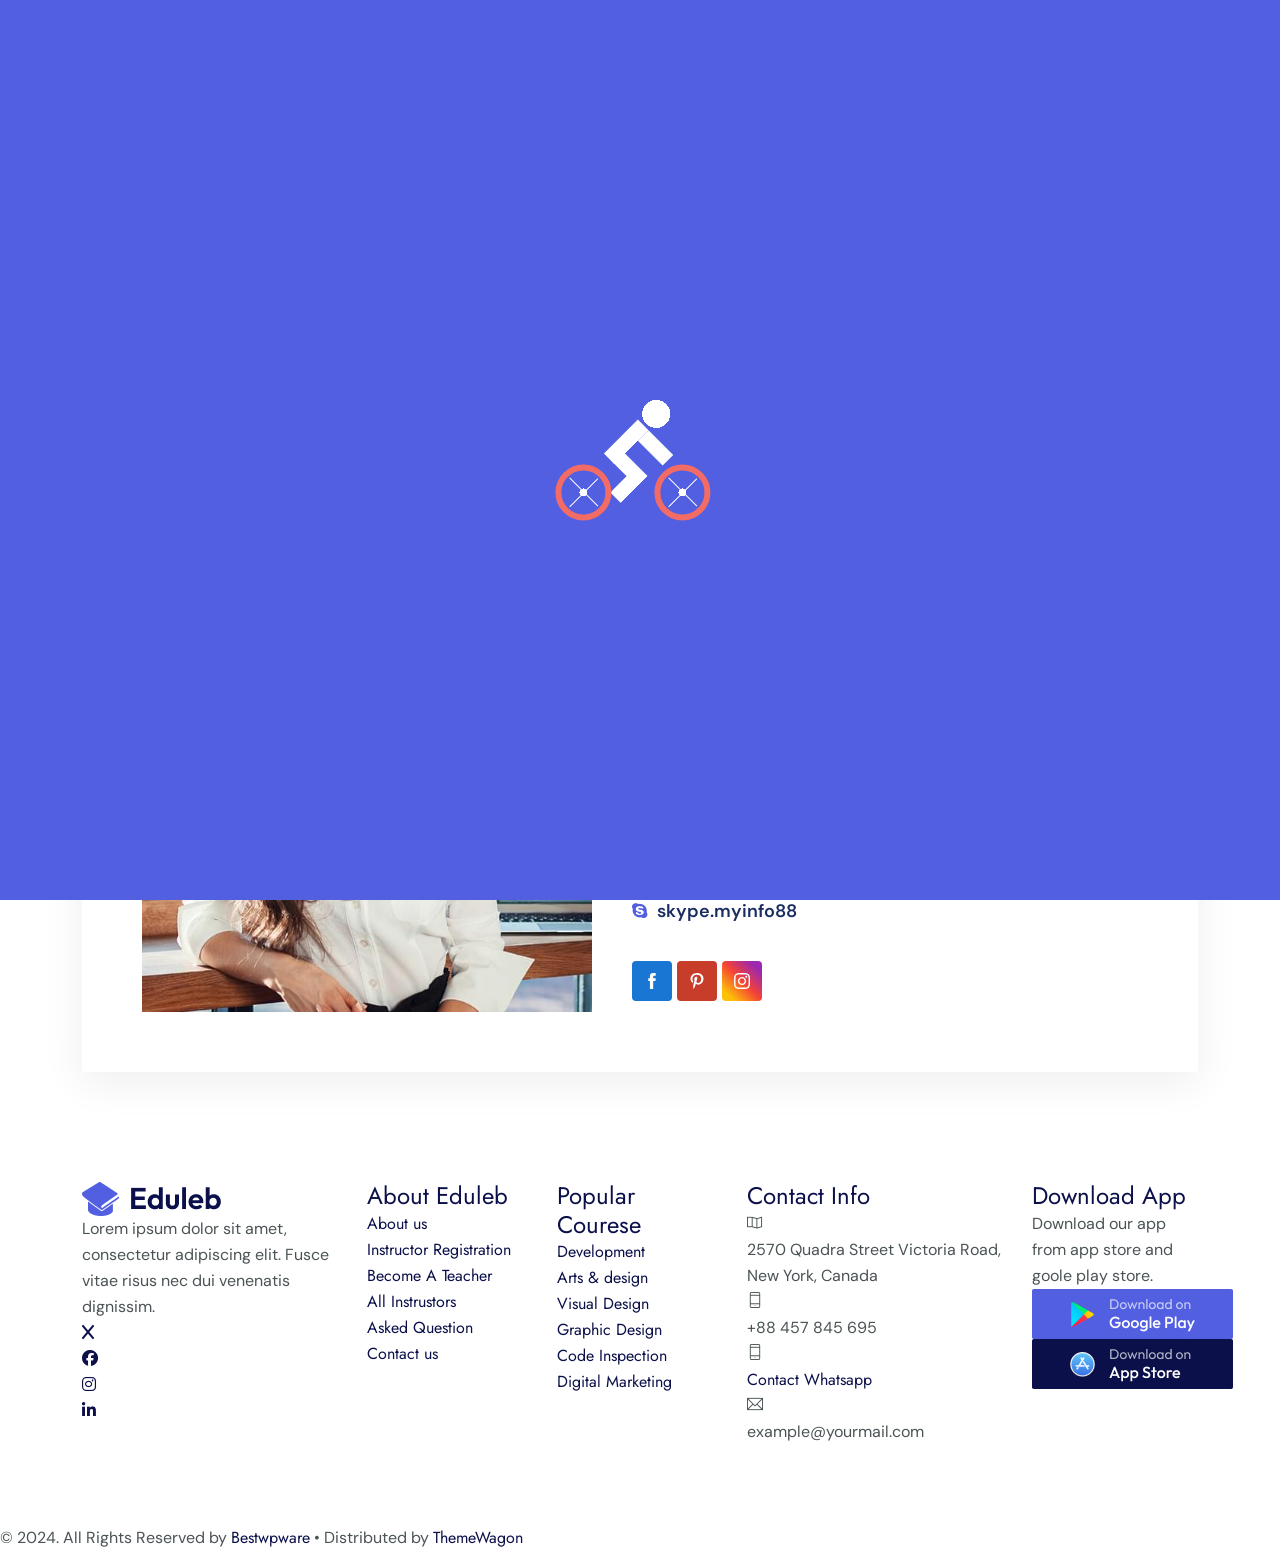
<file: ins_details.html>
<!DOCTYPE html>
<html lang="en">

	<head>
		<!-- Meta -->
		<meta charset="utf-8">
		<meta http-equiv="X-UA-Compatible" content="IE=edge">
		<meta name="viewport" content="width=device-width, initial-scale=1, shrink-to-fit=no">
		<!-- The above 3 meta tags *must* come first in the head; any other head content must come *after* these tags -->
		<meta name="description" content="Eduleb - Education HTML Template">
		<meta name="keywords" content="agency, business, corporate, creative, html5, modern, multipurpose, One Page, parallax, startup">		
		<!-- SITE TITLE -->
		<title>Eduleb - Education HTML Template</title>			
		<!-- Latest Bootstrap min CSS -->
		<link rel="stylesheet" href="assets/bootstrap/css/bootstrap.min.css">		
		<!-- Google Font -->
		<link href="https://fonts.googleapis.com/css2?family=DM+Sans:ital,opsz,wght@0,9..40,100..1000;1,9..40,100..1000&display=swap" rel="stylesheet">
		<link href="https://fonts.googleapis.com/css2?family=Jost:ital,wght@0,100..900;1,100..900&display=swap" rel="stylesheet">
		<!-- Font Awesome CSS -->
		<link rel="stylesheet" href="https://cdnjs.cloudflare.com/ajax/libs/font-awesome/6.5.2/css/all.min.css">
		<link rel="stylesheet" href="assets/fonts/font-awesome.min.css">
		<link rel="stylesheet" href="assets/fonts/themify-icons.css">
		<!--- owl carousel Css-->
		<link rel="stylesheet" href="assets/owlcarousel/css/owl.carousel.css">
		<link rel="stylesheet" href="assets/owlcarousel/css/owl.theme.css">	
		<!--jquery-simple-mobilemenu Css-->
        <link rel="stylesheet" href="assets/css/jquery-simple-mobilemenu.css">			
		<!-- MAGNIFIC CSS -->
		<link rel="stylesheet" href="assets/css/magnific-popup.css">		
		<!-- animate CSS -->
		<link rel="stylesheet" href="assets/css/animate.css">	
		<!-- Style CSS -->					
		<link rel="stylesheet" href="assets/css/style.css">					
		<!-- HTML5 shim and Respond.js IE8 support of HTML5 elements and media queries -->
		<!-- WARNING: Respond.js doesn't work if you view the page via file:// -->
		<!--[if lt IE 9]>
		  <script src="https://oss.maxcdn.com/html5shiv/3.7.2/html5shiv.min.js"></script>
		  <script src="https://oss.maxcdn.com/respond/1.4.2/respond.min.js"></script>
		<![endif]-->
	</head>
	
    <body data-spy="scroll" data-offset="80">

		<!-- START PRELOADER -->
		<div class="preloaders">
			<span class="loader"></span>
		</div>
		<!-- END PRELOADER -->		

		<!-- START NAVBAR -->  
		<div id="navigation" class="navbar-light bg-faded site-navigation">
			<div class="container-fluid">
				<div class="row">
					<div class="col-20 align-self-center">
						<div class="site-logo">
							<a href="index.html"><img src="assets/img/logo.png" alt=""></a>          				
						</div>
					</div><!--- END Col -->
					
					<div class="col-60 d-flex">
						<nav id="main-menu">
							<ul>
								<li class="menu-item-has-children"><a href="#">Home</a>
									<ul>										
										<li><a href="index.html">Home 01</a></li>
										<li><a href="index2.html">Home 02</a></li>
									</ul>
								</li>
								<li><a href="about.html">About</a></li>				  				  
								<li class="menu-item-has-children"><a href="course.html">Course</a>
									<ul>										
										<li><a href="course.html">Course</a></li>
										<li><a href="course_details.html">Course Details</a></li>
									</ul>
								</li>								
								<li class="menu-item-has-children"><a href="#">Pages</a>
									<ul>										
										<li><a href="instructor.html">Instructor</a></li>
										<li><a href="ins_details.html">Instructor Details</a></li>
										<li><a href="pricing.html">Pricing Plan</a></li>
										<li><a href="faq.html">Faq Page</a></li>			
										<li><a href="404.html">404</a></li>				
									</ul>
								</li>							
								<li class="menu-item-has-children"><a href="blog.html">Blog</a>
									<ul>										
										<li><a href="blog.html">Blog</a></li>
										<li><a href="blog_single.html">Blog Details</a></li>
									</ul>
								</li>							  
								<li><a href="contact.html">Contact</a></li>
							</ul>
						</nav>
					</div><!--- END Col -->
					
					<div class="col-20 d-none d-xl-block text-end align-self-center">
						<a href="#" class="header-btn">Sign In</a>
						<a href="contact.html" class="btn_one">Sign Up</a>
					</div><!--- END Col -->
					
					<ul class="mobile_menu">						
						<li><a href="#">Home</a>
							<ul class="sub-menu">										
								<li><a href="index.html">Home 01</a></li>
								<li><a href="index2.html">Home 02</a></li>						
							</ul>
						</li>	
						<li><a href="about.html">About</a></li>						
						<li><a href="#">Course</a>
							<ul class="sub-menu">										
								<li><a href="course.html">Course</a></li>
								<li><a href="course_details.html">Course Deails</a></li>									
							</ul>
						</li>
						<li><a href="#">Pages</a>
							<ul class="sub-menu">									
								<li><a href="instructor.html">Instructor</a></li>
								<li><a href="ins_details.html">Instructor Details</a></li>
								<li><a href="pricing.html">Pricing Plan</a></li>
								<li><a href="faq.html">Faq Page</a></li>			
								<li><a href="404.html">404</a></li>							
							</ul>
						</li>			
						<li><a href="blog.html">Blog</a>
							<ul class="sub-menu">										
								<li><a href="blog.html">Blog</a></li>
								<li><a href="blog_single.html">Blog Details</a></li>
							</ul>
						</li>						
						<li><a href="contact.html">Contact</a></li>
					</ul>			
				</div><!--- END ROW -->
			</div><!--- END CONTAINER -->
		</div> 	  
		<!-- END NAVBAR -->	

		<!-- START SECTION TOP -->
		<section class="section-top">
			<div class="container">
				<div class="col-lg-10 offset-lg-1 text-center">
					<div class="section-top-title wow fadeInRight" data-wow-duration="1s" data-wow-delay="0.3s" data-wow-offset="0">
						<h1>Instructor Details</h1>
						<ul>
							<li><a href="index.html">Home</a></li>
							<li> / instructor details</li>
						</ul>
					</div><!-- //.HERO-TEXT -->
				</div><!--- END COL -->
			</div><!--- END CONTAINER -->
		</section>	
		<!-- END SECTION TOP -->
		
	<!-- START AGENT PROFILE -->
	<section class="template_agent section-padding">
		<div class="container">
			<div class="row">
			  <div class="col-lg-12 col-sm-12 col-xs-12">
					<div class="single_agent">
						<div class="single_agent_image">
							<img src="assets/img/team/team1.jpg" class="img-fluid" alt=""/>
						</div>
						<div class="single_agent_content">
							<h4>Khela hobe ahy hay</h4>
							<h5>Science Instructor</h5>
							<p>Lorem Ipsum is simply dummy text of the printing and typesetting industry. Lorem Ipsum has been the industry's standard dummy text ever type book.</p>
							<ul>
								<li><i class="fa fa-envelope-o"></i>contact@gmail.com</li>
								<li><i class="fa fa-phone"></i>(+123) 425 857 954 148</li>
								<li><i class="fa fa-plane"></i>www.example.com</li>
								<li><i class="fa fa-skype"></i>skype.myinfo88</li>
							</ul>
						</div>
						<div class="agent_social">
							<ul class="list-inline">
								<li><a href="#" class="top_f_facebook"><img src="assets/img/fb.svg" alt="" /></a></li>
								<li><a href="#" class="top_f_facebook"><img src="assets/img/pn.svg" alt="" /></a></li>
								<li><a href="#" class="top_f_facebook"><img src="assets/img/ins.svg" alt="" /></a></li>
							</ul>
						</div>
					</div><!--- END SINGLE ITEM -->		
			  </div><!--- END COL -->				  
			</div><!--- END ROW -->
		</div><!--- END CONTAINER -->		
	</section>
	<!-- END AGENT PROFILE -->	
		
		<!-- START FOOTER -->
		<div class="footer section-padding">
			<div class="container">				
				<div class="row">						
					<div class="col-lg-3 col-sm-6 col-xs-12">
						<div class="single_footer">
							<a href="index.html"><img src="assets/img/logo.png" alt=""></a>         
							<p>Lorem ipsum dolor sit amet, consectetur adipiscing elit. Fusce vitae risus nec dui venenatis dignissim.</p>
							<div class="social_profile">
								<ul>
									<li><a class="f_facebook" href="#"><i class="fa-solid fa-x"></i></a></li>
									<li><a class="f_twitter" href="#"><i class="fa-brands fa-facebook-f"></i></a></li>
									<li><a class="f_instagram"href="#"><i class="fa-brands fa-instagram"></i></a></li>
									<li><a class="f_linkedin" href="#"><i class="fa-brands fa-linkedin-in"></i></a></li>
								</ul>
							</div>
						</div>			
					</div><!--- END COL -->						
					<div class="col-lg-2 col-sm-6 col-xs-12">
						<div class="single_footer">
							<h4>About Eduleb</h4>
							<ul>
								<li><a href="#">About us</a></li>
								<li><a href="#">Instructor Registration</a></li>
								<li><a href="#">Become A Teacher</a></li>
								<li><a href="#">All Instrustors</a></li>
								<li><a href="#">Asked Question</a></li>
								<li><a href="#">Contact us</a></li>
							</ul>
						</div>
					</div><!--- END COL -->	
					<div class="col-lg-2 col-sm-6 col-xs-12">
						<div class="single_footer">
							<h4>Popular Courese</h4>
							<ul>
								<li><a href="#">Development</a></li>
								<li><a href="#">Arts & design</a></li>
								<li><a href="#">Visual Design</a></li>
								<li><a href="#">Graphic Design</a></li>
								<li><a href="#">Code Inspection</a></li>						
								<li><a href="#">Digital Marketing</a></li>						
							</ul>
						</div>
					</div><!--- END COL -->
					<div class="col-lg-3 col-sm-6 col-xs-12">
						<div class="single_footer">
							<h4>Contact Info</h4>
							<div class="sf_contact">
								<span class="ti-map"></span>
								<p>2570 Quadra Street Victoria Road, New York, Canada</p>
							</div>
							<div class="sf_contact">
								<span class="ti-mobile"></span>
								<p>+88 457 845 695</p>
							</div>
							<div class="sf_contact">
								<span class="ti-mobile"></span>
								<p><a href="tel:+88457845695">Contact Whatsapp</a></p>
							</div>
							<div class="sf_contact">
								<span class="ti-email"></span>
								<p>example@yourmail.com</p>
							</div>
						</div>
					</div><!--- END COL -->						
					<div class="col-lg-2 col-sm-6 col-xs-12">
						<div class="single_footer">
							<h4>Download App</h4>
							<p>Download our app from app store and goole play store.</p>
							<a href="index.html"><img src="assets/img/google-play.jpg" class="foot_img" alt=""></a>  
							<a href="index.html"><img src="assets/img/app-store.jpg" class="foot_img" alt=""></a>  
						</div>
					</div><!--- END COL -->	
				</div><!--- END ROW -->					
			</div><!--- END CONTAINER -->
		</div>
		<!-- END FOOTER -->	

		<!-- START FOOTER COPYRIGHT -->	
		<div class="foot_copy">
			<div class="footer_copyright">
				<p>&copy; 2024. All Rights Reserved by <a href="https://bestwpware.com/">Bestwpware</a> • Distributed by <a href="https://themewagon.com">ThemeWagon</a></p>
			</div>	
		</div>
		<!-- END FOOTER COPYRIGHT -->	
	
	<!-- Latest jQuery -->
		<script src="assets/js/jquery-1.12.4.min.js"></script>
	<!-- Latest compiled and minified Bootstrap -->
		<script src="assets/bootstrap/js/bootstrap.min.js"></script>
	<!-- modernizer JS -->		
		<script src="assets/js/modernizr-2.8.3.min.js"></script>	
	<!-- jquery-simple-mobilemenu.min -->
		<script src="assets/js/jquery-simple-mobilemenu.js"></script>		
	<!-- owl-carousel min js  -->
		<script src="assets/owlcarousel/js/owl.carousel.min.js"></script>					
	<!-- magnific-popup js -->               
		<script src="assets/js/jquery.magnific-popup.min.js"></script>						
	<!-- countTo js -->
		<script src="assets/js/jquery.inview.min.js"></script>								
	<!-- scrolltopcontrol js -->
		<script src="assets/js/scrolltopcontrol.js"></script>			
	<!-- WOW - Reveal Animations When You Scroll -->
		<script src="assets/js/wow.min.js"></script>				
	<!-- scripts js -->
		<script src="assets/js/scripts.js"></script>
    </body>
</html>
</file>
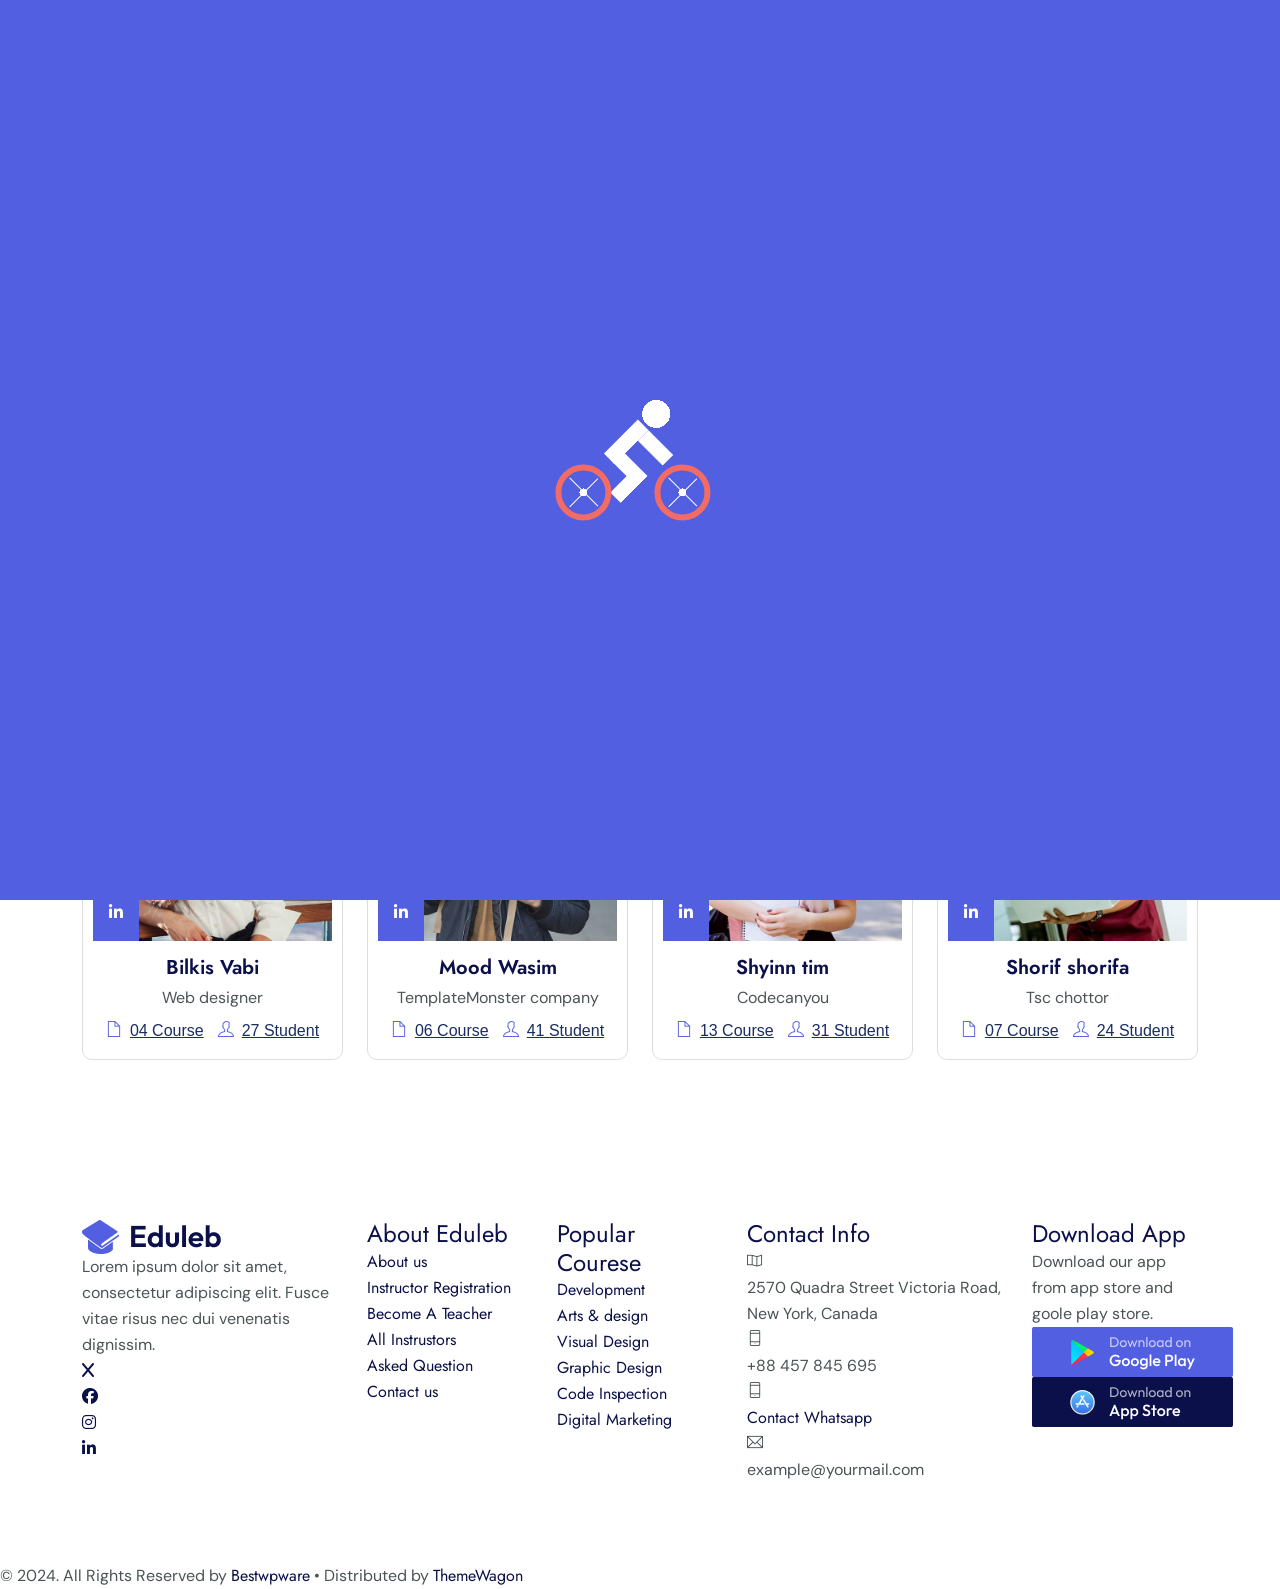
<file: instructor.html>
<!DOCTYPE html>
<html lang="en">

	<head>
		<!-- Meta -->
		<meta charset="utf-8">
		<meta http-equiv="X-UA-Compatible" content="IE=edge">
		<meta name="viewport" content="width=device-width, initial-scale=1, shrink-to-fit=no">
		<!-- The above 3 meta tags *must* come first in the head; any other head content must come *after* these tags -->
		<meta name="description" content="Eduleb - Education HTML Template">
		<meta name="keywords" content="agency, business, corporate, creative, html5, modern, multipurpose, One Page, parallax, startup">		
		<!-- SITE TITLE -->
		<title>Eduleb - Education HTML Template</title>			
		<!-- Latest Bootstrap min CSS -->
		<link rel="stylesheet" href="assets/bootstrap/css/bootstrap.min.css">		
		<!-- Google Font -->
		<link href="https://fonts.googleapis.com/css2?family=DM+Sans:ital,opsz,wght@0,9..40,100..1000;1,9..40,100..1000&display=swap" rel="stylesheet">
		<link href="https://fonts.googleapis.com/css2?family=Jost:ital,wght@0,100..900;1,100..900&display=swap" rel="stylesheet">
		<!-- Font Awesome CSS -->
		<link rel="stylesheet" href="https://cdnjs.cloudflare.com/ajax/libs/font-awesome/6.5.2/css/all.min.css">
		<link rel="stylesheet" href="assets/fonts/font-awesome.min.css">
		<link rel="stylesheet" href="assets/fonts/themify-icons.css">
		<!--- owl carousel Css-->
		<link rel="stylesheet" href="assets/owlcarousel/css/owl.carousel.css">
		<link rel="stylesheet" href="assets/owlcarousel/css/owl.theme.css">	
		<!--jquery-simple-mobilemenu Css-->
        <link rel="stylesheet" href="assets/css/jquery-simple-mobilemenu.css">			
		<!-- MAGNIFIC CSS -->
		<link rel="stylesheet" href="assets/css/magnific-popup.css">		
		<!-- animate CSS -->
		<link rel="stylesheet" href="assets/css/animate.css">	
		<!-- Style CSS -->					
		<link rel="stylesheet" href="assets/css/style.css">					
		<!-- HTML5 shim and Respond.js IE8 support of HTML5 elements and media queries -->
		<!-- WARNING: Respond.js doesn't work if you view the page via file:// -->
		<!--[if lt IE 9]>
		  <script src="https://oss.maxcdn.com/html5shiv/3.7.2/html5shiv.min.js"></script>
		  <script src="https://oss.maxcdn.com/respond/1.4.2/respond.min.js"></script>
		<![endif]-->
	</head>
	
    <body data-spy="scroll" data-offset="80">

		<!-- START PRELOADER -->
		<div class="preloaders">
			<span class="loader"></span>
		</div>
		<!-- END PRELOADER -->		

		<!-- START NAVBAR -->  
		<div id="navigation" class="navbar-light bg-faded site-navigation">
			<div class="container-fluid">
				<div class="row">
					<div class="col-20 align-self-center">
						<div class="site-logo">
							<a href="index.html"><img src="assets/img/logo.png" alt=""></a>          				
						</div>
					</div><!--- END Col -->
					
					<div class="col-60 d-flex">
						<nav id="main-menu">
							<ul>
								<li class="menu-item-has-children"><a href="#">Home</a>
									<ul>										
										<li><a href="index.html">Home 01</a></li>
										<li><a href="index2.html">Home 02</a></li>
									</ul>
								</li>
								<li><a href="about.html">About</a></li>				  				  
								<li class="menu-item-has-children"><a href="course.html">Course</a>
									<ul>										
										<li><a href="course.html">Course</a></li>
										<li><a href="course_details.html">Course Details</a></li>
									</ul>
								</li>								
								<li class="menu-item-has-children"><a href="#">Pages</a>
									<ul>										
										<li><a href="instructor.html">Instructor</a></li>
										<li><a href="ins_details.html">Instructor Details</a></li>
										<li><a href="pricing.html">Pricing Plan</a></li>
										<li><a href="faq.html">Faq Page</a></li>			
										<li><a href="404.html">404</a></li>				
									</ul>
								</li>							
								<li class="menu-item-has-children"><a href="blog.html">Blog</a>
									<ul>										
										<li><a href="blog.html">Blog</a></li>
										<li><a href="blog_single.html">Blog Details</a></li>
									</ul>
								</li>							  
								<li><a href="contact.html">Contact</a></li>
							</ul>
						</nav>
					</div><!--- END Col -->
					
					<div class="col-20 d-none d-xl-block text-end align-self-center">
						<a href="#" class="header-btn">Sign In</a>
						<a href="contact.html" class="btn_one">Sign Up</a>
					</div><!--- END Col -->
					
					<ul class="mobile_menu">						
						<li><a href="#">Home</a>
							<ul class="sub-menu">										
								<li><a href="index.html">Home 01</a></li>
								<li><a href="index2.html">Home 02</a></li>						
							</ul>
						</li>	
						<li><a href="about.html">About</a></li>						
						<li><a href="#">Course</a>
							<ul class="sub-menu">										
								<li><a href="course.html">Course</a></li>
								<li><a href="course_details.html">Course Deails</a></li>									
							</ul>
						</li>
						<li><a href="#">Pages</a>
							<ul class="sub-menu">									
								<li><a href="instructor.html">Instructor</a></li>
								<li><a href="ins_details.html">Instructor Details</a></li>
								<li><a href="pricing.html">Pricing Plan</a></li>
								<li><a href="faq.html">Faq Page</a></li>			
								<li><a href="404.html">404</a></li>							
							</ul>
						</li>			
						<li><a href="blog.html">Blog</a>
							<ul class="sub-menu">										
								<li><a href="blog.html">Blog</a></li>
								<li><a href="blog_single.html">Blog Details</a></li>
							</ul>
						</li>						
						<li><a href="contact.html">Contact</a></li>
					</ul>			
				</div><!--- END ROW -->
			</div><!--- END CONTAINER -->
		</div> 	  
		<!-- END NAVBAR -->	

		<!-- START SECTION TOP -->
		<section class="section-top">
			<div class="container">
				<div class="col-lg-10 offset-lg-1 text-center">
					<div class="section-top-title wow fadeInRight" data-wow-duration="1s" data-wow-delay="0.3s" data-wow-offset="0">
						<h1>Our instructor</h1>
						<ul>
							<li><a href="index.html">Home</a></li>
							<li> / instructor</li>
						</ul>
					</div><!-- //.HERO-TEXT -->
				</div><!--- END COL -->
			</div><!--- END CONTAINER -->
		</section>	
		<!-- END SECTION TOP -->
		
		<!-- START TEAM -->
		<section class="team_area section-padding">
			<div class="container">									
				<div class="section-title text-center">
					<h2>Meet our Instructors</h2>
					<p>We offer a brand new approach to the most basic learning paradigms. Choose from a wide range of learning options and gain new skills! Our school is know.</p>
				</div>						
				<div class="row">													
					<div class="col-lg-3 col-sm-6 col-xs-12 wow fadeInUp" data-wow-duration="1s" data-wow-delay="0.1s" data-wow-offset="0">
						<div class="our-team">
							<div class="team-content">
								<a href="#"><img src="assets/img/team/team1.jpg" alt=""></a>
								<ul class="social-links">
									<li><a href="#"><i class="fa-solid fa-x"></i></a></li>
									<li><a href="#"><i class="fa-brands fa-facebook-f"></i></a></li>
									<li><a href="#"><i class="fa-brands fa-linkedin-in"></i></a></li>
								</ul>
							</div>
							<div class="team-prof">
								<h3>Bilkis Vabi</h3>
								<span>Web designer</span>
							</div>
							<div class="sth_det2">
								<span class="ti-file"> <u>04 Course</u></span>
								<span class="ti-user"> <u>27 Student</u></span>
							</div>									
						</div>
					</div><!--- END COL -->										
					<div class="col-lg-3 col-sm-6 col-xs-12 wow fadeInUp" data-wow-duration="1s" data-wow-delay="0.1s" data-wow-offset="0">
						<div class="our-team">
							<div class="team-content">
								<a href="#"><img src="assets/img/team/team2.jpg" alt=""></a>
								<ul class="social-links">
									<li><a href="#"><i class="fa-solid fa-x"></i></a></li>
									<li><a href="#"><i class="fa-brands fa-facebook-f"></i></a></li>
									<li><a href="#"><i class="fa-brands fa-linkedin-in"></i></a></li>
								</ul>
							</div>
							<div class="team-prof">
								<h3>Mood Wasim</h3>
								<span>TemplateMonster company</span>
							</div>
							<div class="sth_det2">
								<span class="ti-file"> <u>06 Course</u></span>
								<span class="ti-user"> <u>41 Student</u></span>
							</div>							
						</div>
					</div><!--- END COL -->										
					<div class="col-lg-3 col-sm-6 col-xs-12 wow fadeInUp" data-wow-duration="1s" data-wow-delay="0.1s" data-wow-offset="0">
						<div class="our-team">
							<div class="team-content">
								<a href="#"><img src="assets/img/team/team3.jpg" alt=""></a>
								<ul class="social-links">
									<li><a href="#"><i class="fa-solid fa-x"></i></a></li>
									<li><a href="#"><i class="fa-brands fa-facebook-f"></i></a></li>
									<li><a href="#"><i class="fa-brands fa-linkedin-in"></i></a></li>
								</ul>
							</div>
							<div class="team-prof">
								<h3>Shyinn tim</h3>
								<span>Codecanyou</span>
							</div>
							<div class="sth_det2">
								<span class="ti-file"> <u>13 Course</u></span>
								<span class="ti-user"> <u>31 Student</u></span>
							</div>
						</div>
					</div><!--- END COL -->										
					<div class="col-lg-3 col-sm-6 col-xs-12 wow fadeInUp" data-wow-duration="1s" data-wow-delay="0.1s" data-wow-offset="0">
						<div class="our-team">
							<div class="team-content">
								<a href="#"><img src="assets/img/team/team4.jpg" alt=""></a>
								<ul class="social-links">
									<li><a href="#"><i class="fa-solid fa-x"></i></a></li>
									<li><a href="#"><i class="fa-brands fa-facebook-f"></i></a></li>
									<li><a href="#"><i class="fa-brands fa-linkedin-in"></i></a></li>
								</ul>
							</div>
							<div class="team-prof">
								<h3>Shorif shorifa</h3>
								<span>Tsc chottor</span>
							</div>
							<div class="sth_det2">
								<span class="ti-file"> <u>07 Course</u></span>
								<span class="ti-user"> <u>24 Student</u></span>
							</div>
						</div>
					</div><!--- END COL -->							  
				</div><!--- END ROW -->
			</div><!--- END CONTAINER -->
		</section>
		<!-- END TEAM -->	
		
		<!-- START FOOTER -->
		<div class="footer section-padding">
			<div class="container">				
				<div class="row">						
					<div class="col-lg-3 col-sm-6 col-xs-12">
						<div class="single_footer">
							<a href="index.html"><img src="assets/img/logo.png" alt=""></a>         
							<p>Lorem ipsum dolor sit amet, consectetur adipiscing elit. Fusce vitae risus nec dui venenatis dignissim.</p>
							<div class="social_profile">
								<ul>
									<li><a class="f_facebook" href="#"><i class="fa-solid fa-x"></i></a></li>
									<li><a class="f_twitter" href="#"><i class="fa-brands fa-facebook-f"></i></a></li>
									<li><a class="f_instagram"href="#"><i class="fa-brands fa-instagram"></i></a></li>
									<li><a class="f_linkedin" href="#"><i class="fa-brands fa-linkedin-in"></i></a></li>
								</ul>
							</div>
						</div>			
					</div><!--- END COL -->						
					<div class="col-lg-2 col-sm-6 col-xs-12">
						<div class="single_footer">
							<h4>About Eduleb</h4>
							<ul>
								<li><a href="#">About us</a></li>
								<li><a href="#">Instructor Registration</a></li>
								<li><a href="#">Become A Teacher</a></li>
								<li><a href="#">All Instrustors</a></li>
								<li><a href="#">Asked Question</a></li>
								<li><a href="#">Contact us</a></li>
							</ul>
						</div>
					</div><!--- END COL -->	
					<div class="col-lg-2 col-sm-6 col-xs-12">
						<div class="single_footer">
							<h4>Popular Courese</h4>
							<ul>
								<li><a href="#">Development</a></li>
								<li><a href="#">Arts & design</a></li>
								<li><a href="#">Visual Design</a></li>
								<li><a href="#">Graphic Design</a></li>
								<li><a href="#">Code Inspection</a></li>						
								<li><a href="#">Digital Marketing</a></li>						
							</ul>
						</div>
					</div><!--- END COL -->
					<div class="col-lg-3 col-sm-6 col-xs-12">
						<div class="single_footer">
							<h4>Contact Info</h4>
							<div class="sf_contact">
								<span class="ti-map"></span>
								<p>2570 Quadra Street Victoria Road, New York, Canada</p>
							</div>
							<div class="sf_contact">
								<span class="ti-mobile"></span>
								<p>+88 457 845 695</p>
							</div>
							<div class="sf_contact">
								<span class="ti-mobile"></span>
								<p><a href="tel:+88457845695">Contact Whatsapp</a></p>
							</div>
							<div class="sf_contact">
								<span class="ti-email"></span>
								<p>example@yourmail.com</p>
							</div>
						</div>
					</div><!--- END COL -->						
					<div class="col-lg-2 col-sm-6 col-xs-12">
						<div class="single_footer">
							<h4>Download App</h4>
							<p>Download our app from app store and goole play store.</p>
							<a href="index.html"><img src="assets/img/google-play.jpg" class="foot_img" alt=""></a>  
							<a href="index.html"><img src="assets/img/app-store.jpg" class="foot_img" alt=""></a>  
						</div>
					</div><!--- END COL -->	
				</div><!--- END ROW -->					
			</div><!--- END CONTAINER -->
		</div>
		<!-- END FOOTER -->	

		<!-- START FOOTER COPYRIGHT -->	
		<div class="foot_copy">
			<div class="footer_copyright">
				<p>&copy; 2024. All Rights Reserved by <a href="https://bestwpware.com/">Bestwpware</a> • Distributed by <a href="https://themewagon.com">ThemeWagon</a></p>
			</div>	
		</div>
		<!-- END FOOTER COPYRIGHT -->	
	
	<!-- Latest jQuery -->
		<script src="assets/js/jquery-1.12.4.min.js"></script>
	<!-- Latest compiled and minified Bootstrap -->
		<script src="assets/bootstrap/js/bootstrap.min.js"></script>
	<!-- modernizer JS -->		
		<script src="assets/js/modernizr-2.8.3.min.js"></script>	
	<!-- jquery-simple-mobilemenu.min -->
		<script src="assets/js/jquery-simple-mobilemenu.js"></script>		
	<!-- owl-carousel min js  -->
		<script src="assets/owlcarousel/js/owl.carousel.min.js"></script>					
	<!-- magnific-popup js -->               
		<script src="assets/js/jquery.magnific-popup.min.js"></script>						
	<!-- countTo js -->
		<script src="assets/js/jquery.inview.min.js"></script>								
	<!-- scrolltopcontrol js -->
		<script src="assets/js/scrolltopcontrol.js"></script>			
	<!-- WOW - Reveal Animations When You Scroll -->
		<script src="assets/js/wow.min.js"></script>				
	<!-- scripts js -->
		<script src="assets/js/scripts.js"></script>
    </body>
</html>
</file>
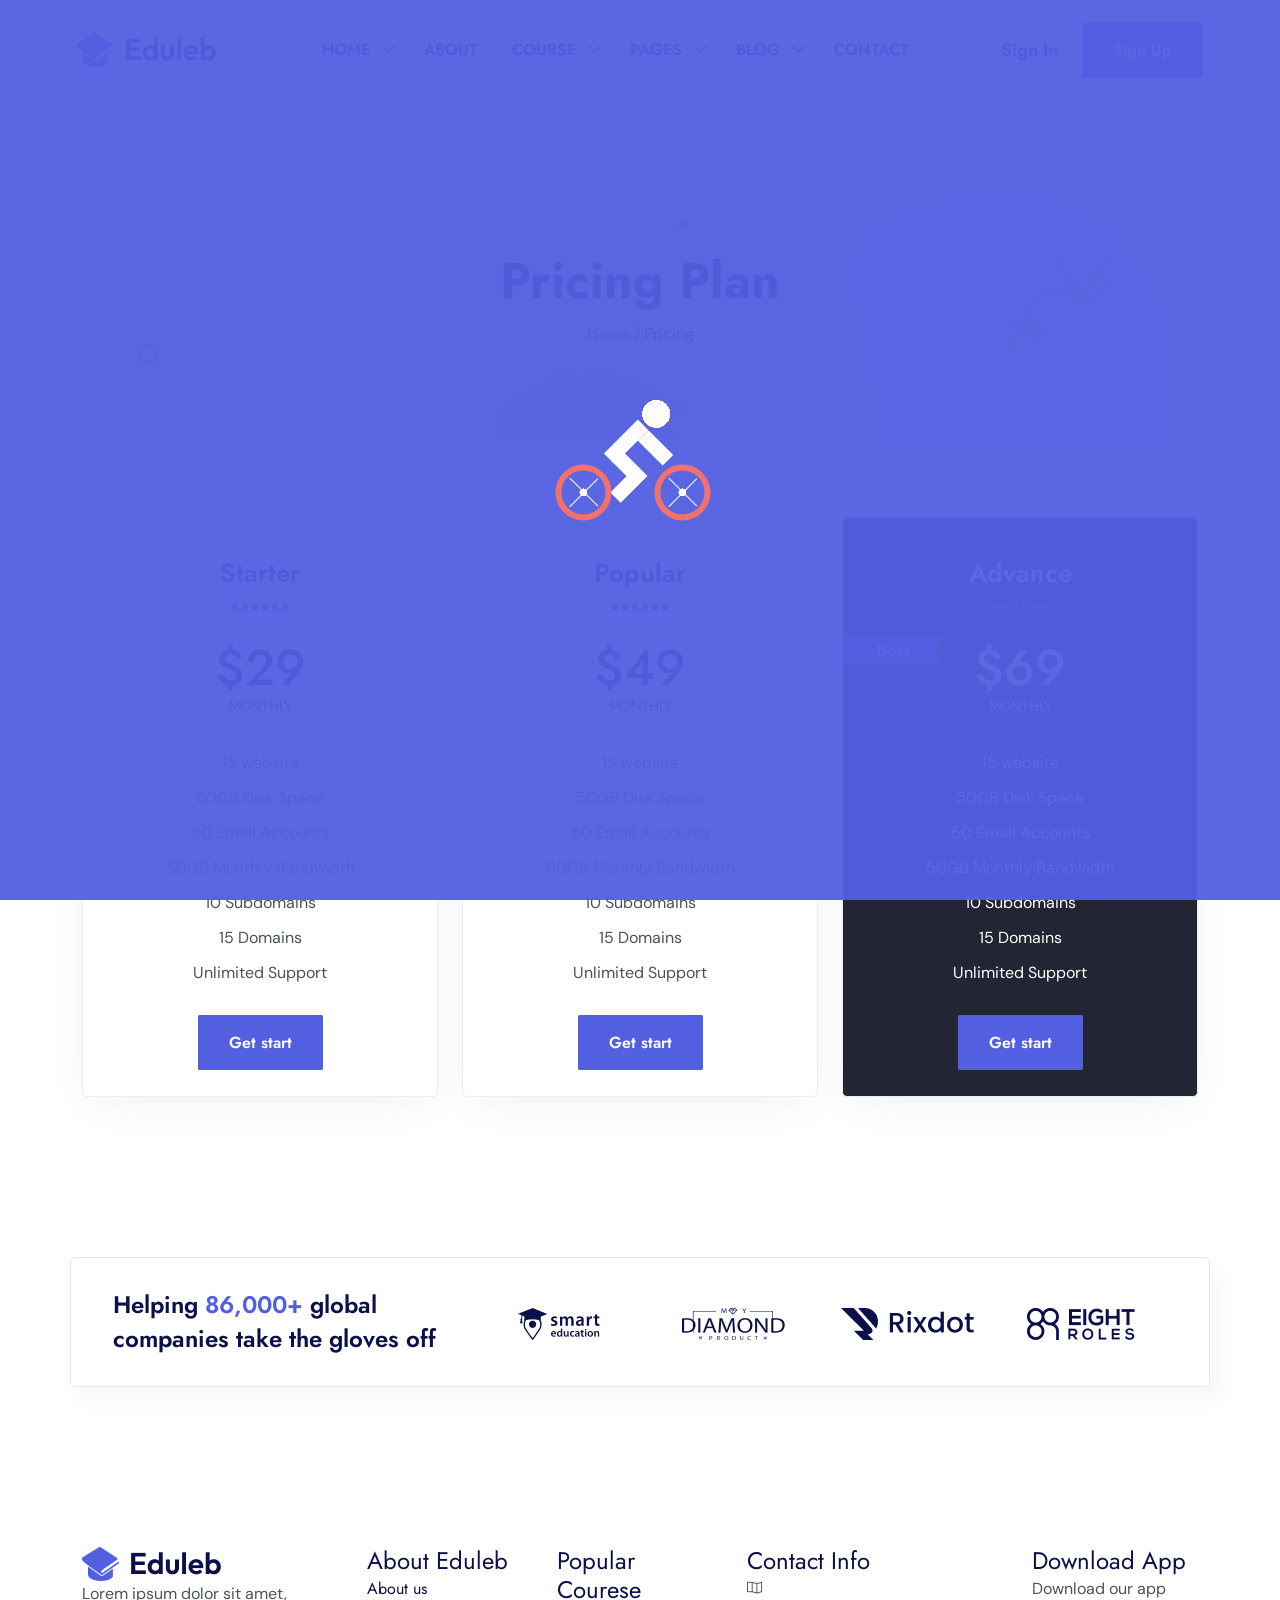
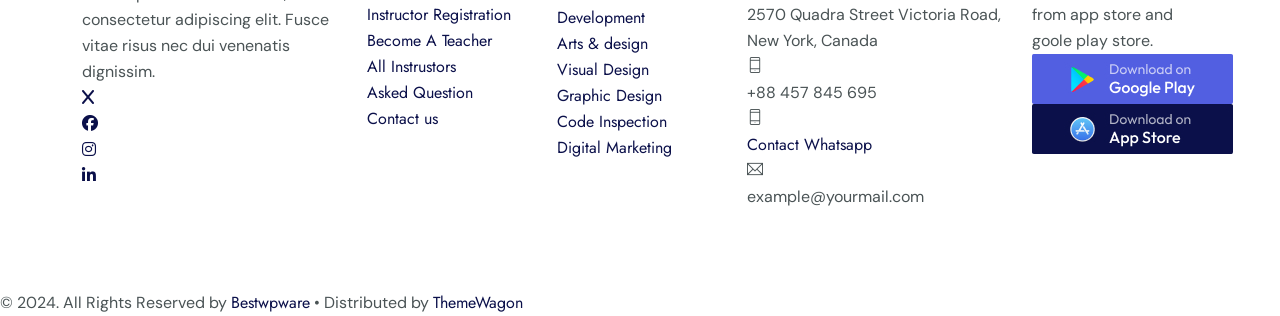
<file: pricing.html>
<!DOCTYPE html>
<html lang="en">

	<head>
		<!-- Meta -->
		<meta charset="utf-8">
		<meta http-equiv="X-UA-Compatible" content="IE=edge">
		<meta name="viewport" content="width=device-width, initial-scale=1, shrink-to-fit=no">
		<!-- The above 3 meta tags *must* come first in the head; any other head content must come *after* these tags -->
		<meta name="description" content="Eduleb - Education HTML Template">
		<meta name="keywords" content="agency, business, corporate, creative, html5, modern, multipurpose, One Page, parallax, startup">		
		<!-- SITE TITLE -->
		<title>Eduleb - Education HTML Template</title>			
		<!-- Latest Bootstrap min CSS -->
		<link rel="stylesheet" href="assets/bootstrap/css/bootstrap.min.css">		
		<!-- Google Font -->
		<link href="https://fonts.googleapis.com/css2?family=DM+Sans:ital,opsz,wght@0,9..40,100..1000;1,9..40,100..1000&display=swap" rel="stylesheet">
		<link href="https://fonts.googleapis.com/css2?family=Jost:ital,wght@0,100..900;1,100..900&display=swap" rel="stylesheet">
		<!-- Font Awesome CSS -->
		<link rel="stylesheet" href="https://cdnjs.cloudflare.com/ajax/libs/font-awesome/6.5.2/css/all.min.css">
		<link rel="stylesheet" href="assets/fonts/font-awesome.min.css">
		<link rel="stylesheet" href="assets/fonts/themify-icons.css">
		<!--- owl carousel Css-->
		<link rel="stylesheet" href="assets/owlcarousel/css/owl.carousel.css">
		<link rel="stylesheet" href="assets/owlcarousel/css/owl.theme.css">	
		<!--jquery-simple-mobilemenu Css-->
        <link rel="stylesheet" href="assets/css/jquery-simple-mobilemenu.css">			
		<!-- MAGNIFIC CSS -->
		<link rel="stylesheet" href="assets/css/magnific-popup.css">		
		<!-- animate CSS -->
		<link rel="stylesheet" href="assets/css/animate.css">	
		<!-- Style CSS -->					
		<link rel="stylesheet" href="assets/css/style.css">					
		<!-- HTML5 shim and Respond.js IE8 support of HTML5 elements and media queries -->
		<!-- WARNING: Respond.js doesn't work if you view the page via file:// -->
		<!--[if lt IE 9]>
		  <script src="https://oss.maxcdn.com/html5shiv/3.7.2/html5shiv.min.js"></script>
		  <script src="https://oss.maxcdn.com/respond/1.4.2/respond.min.js"></script>
		<![endif]-->
	</head>
	
    <body data-spy="scroll" data-offset="80">

		<!-- START PRELOADER -->
		<div class="preloaders">
			<span class="loader"></span>
		</div>
		<!-- END PRELOADER -->		

		<!-- START NAVBAR -->  
		<div id="navigation" class="navbar-light bg-faded site-navigation">
			<div class="container-fluid">
				<div class="row">
					<div class="col-20 align-self-center">
						<div class="site-logo">
							<a href="index.html"><img src="assets/img/logo.png" alt=""></a>          				
						</div>
					</div><!--- END Col -->
					
					<div class="col-60 d-flex">
						<nav id="main-menu">
							<ul>
								<li class="menu-item-has-children"><a href="#">Home</a>
									<ul>										
										<li><a href="index.html">Home 01</a></li>
										<li><a href="index2.html">Home 02</a></li>
									</ul>
								</li>
								<li><a href="about.html">About</a></li>				  				  
								<li class="menu-item-has-children"><a href="course.html">Course</a>
									<ul>										
										<li><a href="course.html">Course</a></li>
										<li><a href="course_details.html">Course Details</a></li>
									</ul>
								</li>								
								<li class="menu-item-has-children"><a href="#">Pages</a>
									<ul>										
										<li><a href="instructor.html">Instructor</a></li>
										<li><a href="ins_details.html">Instructor Details</a></li>
										<li><a href="pricing.html">Pricing Plan</a></li>
										<li><a href="faq.html">Faq Page</a></li>			
										<li><a href="404.html">404</a></li>				
									</ul>
								</li>							
								<li class="menu-item-has-children"><a href="blog.html">Blog</a>
									<ul>										
										<li><a href="blog.html">Blog</a></li>
										<li><a href="blog_single.html">Blog Details</a></li>
									</ul>
								</li>							  
								<li><a href="contact.html">Contact</a></li>
							</ul>
						</nav>
					</div><!--- END Col -->
					
					<div class="col-20 d-none d-xl-block text-end align-self-center">
						<a href="#" class="header-btn">Sign In</a>
						<a href="contact.html" class="btn_one">Sign Up</a>
					</div><!--- END Col -->
					
					<ul class="mobile_menu">						
						<li><a href="#">Home</a>
							<ul class="sub-menu">										
								<li><a href="index.html">Home 01</a></li>
								<li><a href="index2.html">Home 02</a></li>						
							</ul>
						</li>	
						<li><a href="about.html">About</a></li>						
						<li><a href="#">Course</a>
							<ul class="sub-menu">										
								<li><a href="course.html">Course</a></li>
								<li><a href="course_details.html">Course Deails</a></li>									
							</ul>
						</li>
						<li><a href="#">Pages</a>
							<ul class="sub-menu">									
								<li><a href="instructor.html">Instructor</a></li>
								<li><a href="ins_details.html">Instructor Details</a></li>
								<li><a href="pricing.html">Pricing Plan</a></li>
								<li><a href="faq.html">Faq Page</a></li>			
								<li><a href="404.html">404</a></li>							
							</ul>
						</li>			
						<li><a href="blog.html">Blog</a>
							<ul class="sub-menu">										
								<li><a href="blog.html">Blog</a></li>
								<li><a href="blog_single.html">Blog Details</a></li>
							</ul>
						</li>						
						<li><a href="contact.html">Contact</a></li>
					</ul>			
				</div><!--- END ROW -->
			</div><!--- END CONTAINER -->
		</div> 	  
		<!-- END NAVBAR -->		

		<!-- START SECTION TOP -->
		<section class="section-top">
			<div class="container">
				<div class="col-lg-10 offset-lg-1 text-center">
					<div class="section-top-title wow fadeInRight" data-wow-duration="1s" data-wow-delay="0.3s" data-wow-offset="0">
						<h1>Pricing Plan</h1>
						<ul>
							<li><a href="index.html">Home</a></li>
							<li> / Pricing</li>
						</ul>
					</div><!-- //.HERO-TEXT -->
				</div><!--- END COL -->
			</div><!--- END CONTAINER -->
		</section>	
		<!-- END SECTION TOP -->
		
		<!-- START PRICING -->
		<section id="pricing" class="pricing-content section-padding">
			<div class="container">										
				<div class="row text-center">									
					<div class="col-lg-4 col-sm-4 col-xs-12 wow fadeInUp" data-wow-duration="1s" data-wow-delay="0.1s" data-wow-offset="0">
						<div class="single-pricing">
							<div class="price-head">								
								<h2>Starter</h2>
								<span></span>
								<span></span>
								<span></span>
								<span></span>
								<span></span>
								<span></span>
							</div>
							<h1 class="price">$29</h1>
							<h5>Monthly</h5>
							<ul>
								<li>15 website</li>
								<li>50GB Disk Space</li>
								<li>50 Email Accounts</li>
								<li>50GB Monthly Bandwidth</li>
								<li>10 Subdomains</li>
								<li>15 Domains</li>
								<li>Unlimited Support</li>
							</ul>
							<a class="btn_one" href="#">Get start</a>
						</div>
					</div><!--- END COL -->	
					<div class="col-lg-4 col-sm-4 col-xs-12 wow fadeInUp" data-wow-duration="1s" data-wow-delay="0.2s" data-wow-offset="0">
						<div class="single-pricing">
							<div class="price-head">								
								<h2>popular</h2>
								<span></span>
								<span></span>
								<span></span>
								<span></span>
								<span></span>
								<span></span>
							</div>
							<h1 class="price">$49</h1>
							<h5>Monthly</h5>
							<ul>
								<li>15 website</li>
								<li>50GB Disk Space</li>
								<li>50 Email Accounts</li>
								<li>50GB Monthly Bandwidth</li>
								<li>10 Subdomains</li>
								<li>15 Domains</li>
								<li>Unlimited Support</li>
							</ul>
							<a class="btn_one" href="#">Get start</a>
						</div>
					</div><!--- END COL -->	
					<div class="col-lg-4 col-sm-4 col-xs-12 wow fadeInUp" data-wow-duration="1s" data-wow-delay="0.3s" data-wow-offset="0">
						<div class="single-pricing single-pricing-white">
							<div class="price-head">								
								<h2>Advance</h2>
								<span></span>
								<span></span>
								<span></span>
								<span></span>
								<span></span>
								<span></span>
							</div>
							<span class="price-label">Best</span>
							<h1 class="price">$69</h1>
							<h5>Monthly</h5>
							<ul>
								<li>15 website</li>
								<li>50GB Disk Space</li>
								<li>50 Email Accounts</li>
								<li>50GB Monthly Bandwidth</li>
								<li>10 Subdomains</li>
								<li>15 Domains</li>
								<li>Unlimited Support</li>
							</ul>
							<a class="btn_one" href="#">Get start</a>
						</div>
					</div><!--- END COL -->			  
				</div><!--- END ROW -->
			</div><!--- END CONTAINER -->
		</section>
		<!-- END PRICING -->

		<!-- START COMPANY PARTNER LOGO  -->
		<div class="partner-logo section-padding">
			<div class="container">
				<div class="row part_bg">
					<div class="col-lg-4 col-sm-4 col-xs-12">
						<div class="partner_title">
							<h3>Helping <span>86,000+</span> global companies take the gloves off </h3>
						</div>					
					</div><!-- END COL  -->
					<div class="col-lg-8 col-sm-8 col-xs-12 text-center">
						<div class="partner">
							<a href="#"><img src="assets/img/clients/1.png" alt="image"></a>
							<a href="#"><img src="assets/img/clients/2.png" alt="image"></a>
							<a href="#"><img src="assets/img/clients/3.png" alt="image"></a>
							<a href="#"><img src="assets/img/clients/4.png" alt="image"></a>
							<a href="#"><img src="assets/img/clients/5.png" alt="image"></a>
							<a href="#"><img src="assets/img/clients/2.png" alt="image"></a>
							<a href="#"><img src="assets/img/clients/1.png" alt="image"></a>
							<a href="#"><img src="assets/img/clients/3.png" alt="image"></a>
							<a href="#"><img src="assets/img/clients/4.png" alt="image"></a>
						</div>
					</div><!-- END COL  -->
				</div><!--END  ROW  -->
			</div><!-- END CONTAINER  -->
		</div>
		<!-- END COMPANY PARTNER LOGO -->			
		
		<!-- START FOOTER -->
		<div class="footer section-padding">
			<div class="container">				
				<div class="row">						
					<div class="col-lg-3 col-sm-6 col-xs-12">
						<div class="single_footer">
							<a href="index.html"><img src="assets/img/logo.png" alt=""></a>         
							<p>Lorem ipsum dolor sit amet, consectetur adipiscing elit. Fusce vitae risus nec dui venenatis dignissim.</p>
							<div class="social_profile">
								<ul>
									<li><a class="f_facebook" href="#"><i class="fa-solid fa-x"></i></a></li>
									<li><a class="f_twitter" href="#"><i class="fa-brands fa-facebook-f"></i></a></li>
									<li><a class="f_instagram"href="#"><i class="fa-brands fa-instagram"></i></a></li>
									<li><a class="f_linkedin" href="#"><i class="fa-brands fa-linkedin-in"></i></a></li>
								</ul>
							</div>
						</div>			
					</div><!--- END COL -->						
					<div class="col-lg-2 col-sm-6 col-xs-12">
						<div class="single_footer">
							<h4>About Eduleb</h4>
							<ul>
								<li><a href="#">About us</a></li>
								<li><a href="#">Instructor Registration</a></li>
								<li><a href="#">Become A Teacher</a></li>
								<li><a href="#">All Instrustors</a></li>
								<li><a href="#">Asked Question</a></li>
								<li><a href="#">Contact us</a></li>
							</ul>
						</div>
					</div><!--- END COL -->	
					<div class="col-lg-2 col-sm-6 col-xs-12">
						<div class="single_footer">
							<h4>Popular Courese</h4>
							<ul>
								<li><a href="#">Development</a></li>
								<li><a href="#">Arts & design</a></li>
								<li><a href="#">Visual Design</a></li>
								<li><a href="#">Graphic Design</a></li>
								<li><a href="#">Code Inspection</a></li>						
								<li><a href="#">Digital Marketing</a></li>						
							</ul>
						</div>
					</div><!--- END COL -->
					<div class="col-lg-3 col-sm-6 col-xs-12">
						<div class="single_footer">
							<h4>Contact Info</h4>
							<div class="sf_contact">
								<span class="ti-map"></span>
								<p>2570 Quadra Street Victoria Road, New York, Canada</p>
							</div>
							<div class="sf_contact">
								<span class="ti-mobile"></span>
								<p>+88 457 845 695</p>
							</div>
							<div class="sf_contact">
								<span class="ti-mobile"></span>
								<p><a href="tel:+88457845695">Contact Whatsapp</a></p>
							</div>
							<div class="sf_contact">
								<span class="ti-email"></span>
								<p>example@yourmail.com</p>
							</div>
						</div>
					</div><!--- END COL -->						
					<div class="col-lg-2 col-sm-6 col-xs-12">
						<div class="single_footer">
							<h4>Download App</h4>
							<p>Download our app from app store and goole play store.</p>
							<a href="index.html"><img src="assets/img/google-play.jpg" class="foot_img" alt=""></a>  
							<a href="index.html"><img src="assets/img/app-store.jpg" class="foot_img" alt=""></a>  
						</div>
					</div><!--- END COL -->	
				</div><!--- END ROW -->					
			</div><!--- END CONTAINER -->
		</div>
		<!-- END FOOTER -->	

		<!-- START FOOTER COPYRIGHT -->	
		<div class="foot_copy">
			<div class="footer_copyright">
				<p>&copy; 2024. All Rights Reserved by <a href="https://bestwpware.com/">Bestwpware</a> • Distributed by <a href="https://themewagon.com">ThemeWagon</a></p>
			</div>	
		</div>
		<!-- END FOOTER COPYRIGHT -->	
	
	<!-- Latest jQuery -->
		<script src="assets/js/jquery-1.12.4.min.js"></script>
	<!-- Latest compiled and minified Bootstrap -->
		<script src="assets/bootstrap/js/bootstrap.min.js"></script>
	<!-- modernizer JS -->		
		<script src="assets/js/modernizr-2.8.3.min.js"></script>	
	<!-- jquery-simple-mobilemenu.min -->
		<script src="assets/js/jquery-simple-mobilemenu.js"></script>		
	<!-- owl-carousel min js  -->
		<script src="assets/owlcarousel/js/owl.carousel.min.js"></script>					
	<!-- magnific-popup js -->               
		<script src="assets/js/jquery.magnific-popup.min.js"></script>						
	<!-- countTo js -->
		<script src="assets/js/jquery.inview.min.js"></script>								
	<!-- scrolltopcontrol js -->
		<script src="assets/js/scrolltopcontrol.js"></script>			
	<!-- WOW - Reveal Animations When You Scroll -->
		<script src="assets/js/wow.min.js"></script>				
	<!-- scripts js -->
		<script src="assets/js/scripts.js"></script>
    </body>
</html>
</file>
<file: assets/fonts/themify-icons.css>
@font-face {
	font-family: 'themify';
	src:url('../fonts/themify.eot?-fvbane');
	src:url('../fonts/themify.eot?#iefix-fvbane') format('embedded-opentype'),
		url('../fonts/themify.woff?-fvbane') format('woff'),
		url('../fonts/themify.ttf?-fvbane') format('truetype'),
		url('../fonts/themify.svg?-fvbane#themify') format('svg');
	font-weight: normal;
	font-style: normal;
}

[class^="ti-"], [class*=" ti-"] {
	font-family: 'themify';
	speak: none;
	font-style: normal;
	font-weight: normal;
	font-variant: normal;
	text-transform: none;
	line-height: 1;

	/* Better Font Rendering =========== */
	-webkit-font-smoothing: antialiased;
	-moz-osx-font-smoothing: grayscale;
}

.ti-wand:before {
	content: "\e600";
}
.ti-volume:before {
	content: "\e601";
}
.ti-user:before {
	content: "\e602";
}
.ti-unlock:before {
	content: "\e603";
}
.ti-unlink:before {
	content: "\e604";
}
.ti-trash:before {
	content: "\e605";
}
.ti-thought:before {
	content: "\e606";
}
.ti-target:before {
	content: "\e607";
}
.ti-tag:before {
	content: "\e608";
}
.ti-tablet:before {
	content: "\e609";
}
.ti-star:before {
	content: "\e60a";
}
.ti-spray:before {
	content: "\e60b";
}
.ti-signal:before {
	content: "\e60c";
}
.ti-shopping-cart:before {
	content: "\e60d";
}
.ti-shopping-cart-full:before {
	content: "\e60e";
}
.ti-settings:before {
	content: "\e60f";
}
.ti-search:before {
	content: "\e610";
}
.ti-zoom-in:before {
	content: "\e611";
}
.ti-zoom-out:before {
	content: "\e612";
}
.ti-cut:before {
	content: "\e613";
}
.ti-ruler:before {
	content: "\e614";
}
.ti-ruler-pencil:before {
	content: "\e615";
}
.ti-ruler-alt:before {
	content: "\e616";
}
.ti-bookmark:before {
	content: "\e617";
}
.ti-bookmark-alt:before {
	content: "\e618";
}
.ti-reload:before {
	content: "\e619";
}
.ti-plus:before {
	content: "\e61a";
}
.ti-pin:before {
	content: "\e61b";
}
.ti-pencil:before {
	content: "\e61c";
}
.ti-pencil-alt:before {
	content: "\e61d";
}
.ti-paint-roller:before {
	content: "\e61e";
}
.ti-paint-bucket:before {
	content: "\e61f";
}
.ti-na:before {
	content: "\e620";
}
.ti-mobile:before {
	content: "\e621";
}
.ti-minus:before {
	content: "\e622";
}
.ti-medall:before {
	content: "\e623";
}
.ti-medall-alt:before {
	content: "\e624";
}
.ti-marker:before {
	content: "\e625";
}
.ti-marker-alt:before {
	content: "\e626";
}
.ti-arrow-up:before {
	content: "\e627";
}
.ti-arrow-right:before {
	content: "\e628";
}
.ti-arrow-left:before {
	content: "\e629";
}
.ti-arrow-down:before {
	content: "\e62a";
}
.ti-lock:before {
	content: "\e62b";
}
.ti-location-arrow:before {
	content: "\e62c";
}
.ti-link:before {
	content: "\e62d";
}
.ti-layout:before {
	content: "\e62e";
}
.ti-layers:before {
	content: "\e62f";
}
.ti-layers-alt:before {
	content: "\e630";
}
.ti-key:before {
	content: "\e631";
}
.ti-import:before {
	content: "\e632";
}
.ti-image:before {
	content: "\e633";
}
.ti-heart:before {
	content: "\e634";
}
.ti-heart-broken:before {
	content: "\e635";
}
.ti-hand-stop:before {
	content: "\e636";
}
.ti-hand-open:before {
	content: "\e637";
}
.ti-hand-drag:before {
	content: "\e638";
}
.ti-folder:before {
	content: "\e639";
}
.ti-flag:before {
	content: "\e63a";
}
.ti-flag-alt:before {
	content: "\e63b";
}
.ti-flag-alt-2:before {
	content: "\e63c";
}
.ti-eye:before {
	content: "\e63d";
}
.ti-export:before {
	content: "\e63e";
}
.ti-exchange-vertical:before {
	content: "\e63f";
}
.ti-desktop:before {
	content: "\e640";
}
.ti-cup:before {
	content: "\e641";
}
.ti-crown:before {
	content: "\e642";
}
.ti-comments:before {
	content: "\e643";
}
.ti-comment:before {
	content: "\e644";
}
.ti-comment-alt:before {
	content: "\e645";
}
.ti-close:before {
	content: "\e646";
}
.ti-clip:before {
	content: "\e647";
}
.ti-angle-up:before {
	content: "\e648";
}
.ti-angle-right:before {
	content: "\e649";
}
.ti-angle-left:before {
	content: "\e64a";
}
.ti-angle-down:before {
	content: "\e64b";
}
.ti-check:before {
	content: "\e64c";
}
.ti-check-box:before {
	content: "\e64d";
}
.ti-camera:before {
	content: "\e64e";
}
.ti-announcement:before {
	content: "\e64f";
}
.ti-brush:before {
	content: "\e650";
}
.ti-briefcase:before {
	content: "\e651";
}
.ti-bolt:before {
	content: "\e652";
}
.ti-bolt-alt:before {
	content: "\e653";
}
.ti-blackboard:before {
	content: "\e654";
}
.ti-bag:before {
	content: "\e655";
}
.ti-move:before {
	content: "\e656";
}
.ti-arrows-vertical:before {
	content: "\e657";
}
.ti-arrows-horizontal:before {
	content: "\e658";
}
.ti-fullscreen:before {
	content: "\e659";
}
.ti-arrow-top-right:before {
	content: "\e65a";
}
.ti-arrow-top-left:before {
	content: "\e65b";
}
.ti-arrow-circle-up:before {
	content: "\e65c";
}
.ti-arrow-circle-right:before {
	content: "\e65d";
}
.ti-arrow-circle-left:before {
	content: "\e65e";
}
.ti-arrow-circle-down:before {
	content: "\e65f";
}
.ti-angle-double-up:before {
	content: "\e660";
}
.ti-angle-double-right:before {
	content: "\e661";
}
.ti-angle-double-left:before {
	content: "\e662";
}
.ti-angle-double-down:before {
	content: "\e663";
}
.ti-zip:before {
	content: "\e664";
}
.ti-world:before {
	content: "\e665";
}
.ti-wheelchair:before {
	content: "\e666";
}
.ti-view-list:before {
	content: "\e667";
}
.ti-view-list-alt:before {
	content: "\e668";
}
.ti-view-grid:before {
	content: "\e669";
}
.ti-uppercase:before {
	content: "\e66a";
}
.ti-upload:before {
	content: "\e66b";
}
.ti-underline:before {
	content: "\e66c";
}
.ti-truck:before {
	content: "\e66d";
}
.ti-timer:before {
	content: "\e66e";
}
.ti-ticket:before {
	content: "\e66f";
}
.ti-thumb-up:before {
	content: "\e670";
}
.ti-thumb-down:before {
	content: "\e671";
}
.ti-text:before {
	content: "\e672";
}
.ti-stats-up:before {
	content: "\e673";
}
.ti-stats-down:before {
	content: "\e674";
}
.ti-split-v:before {
	content: "\e675";
}
.ti-split-h:before {
	content: "\e676";
}
.ti-smallcap:before {
	content: "\e677";
}
.ti-shine:before {
	content: "\e678";
}
.ti-shift-right:before {
	content: "\e679";
}
.ti-shift-left:before {
	content: "\e67a";
}
.ti-shield:before {
	content: "\e67b";
}
.ti-notepad:before {
	content: "\e67c";
}
.ti-server:before {
	content: "\e67d";
}
.ti-quote-right:before {
	content: "\e67e";
}
.ti-quote-left:before {
	content: "\e67f";
}
.ti-pulse:before {
	content: "\e680";
}
.ti-printer:before {
	content: "\e681";
}
.ti-power-off:before {
	content: "\e682";
}
.ti-plug:before {
	content: "\e683";
}
.ti-pie-chart:before {
	content: "\e684";
}
.ti-paragraph:before {
	content: "\e685";
}
.ti-panel:before {
	content: "\e686";
}
.ti-package:before {
	content: "\e687";
}
.ti-music:before {
	content: "\e688";
}
.ti-music-alt:before {
	content: "\e689";
}
.ti-mouse:before {
	content: "\e68a";
}
.ti-mouse-alt:before {
	content: "\e68b";
}
.ti-money:before {
	content: "\e68c";
}
.ti-microphone:before {
	content: "\e68d";
}
.ti-menu:before {
	content: "\e68e";
}
.ti-menu-alt:before {
	content: "\e68f";
}
.ti-map:before {
	content: "\e690";
}
.ti-map-alt:before {
	content: "\e691";
}
.ti-loop:before {
	content: "\e692";
}
.ti-location-pin:before {
	content: "\e693";
}
.ti-list:before {
	content: "\e694";
}
.ti-light-bulb:before {
	content: "\e695";
}
.ti-Italic:before {
	content: "\e696";
}
.ti-info:before {
	content: "\e697";
}
.ti-infinite:before {
	content: "\e698";
}
.ti-id-badge:before {
	content: "\e699";
}
.ti-hummer:before {
	content: "\e69a";
}
.ti-home:before {
	content: "\e69b";
}
.ti-help:before {
	content: "\e69c";
}
.ti-headphone:before {
	content: "\e69d";
}
.ti-harddrives:before {
	content: "\e69e";
}
.ti-harddrive:before {
	content: "\e69f";
}
.ti-gift:before {
	content: "\e6a0";
}
.ti-game:before {
	content: "\e6a1";
}
.ti-filter:before {
	content: "\e6a2";
}
.ti-files:before {
	content: "\e6a3";
}
.ti-file:before {
	content: "\e6a4";
}
.ti-eraser:before {
	content: "\e6a5";
}
.ti-envelope:before {
	content: "\e6a6";
}
.ti-download:before {
	content: "\e6a7";
}
.ti-direction:before {
	content: "\e6a8";
}
.ti-direction-alt:before {
	content: "\e6a9";
}
.ti-dashboard:before {
	content: "\e6aa";
}
.ti-control-stop:before {
	content: "\e6ab";
}
.ti-control-shuffle:before {
	content: "\e6ac";
}
.ti-control-play:before {
	content: "\e6ad";
}
.ti-control-pause:before {
	content: "\e6ae";
}
.ti-control-forward:before {
	content: "\e6af";
}
.ti-control-backward:before {
	content: "\e6b0";
}
.ti-cloud:before {
	content: "\e6b1";
}
.ti-cloud-up:before {
	content: "\e6b2";
}
.ti-cloud-down:before {
	content: "\e6b3";
}
.ti-clipboard:before {
	content: "\e6b4";
}
.ti-car:before {
	content: "\e6b5";
}
.ti-calendar:before {
	content: "\e6b6";
}
.ti-book:before {
	content: "\e6b7";
}
.ti-bell:before {
	content: "\e6b8";
}
.ti-basketball:before {
	content: "\e6b9";
}
.ti-bar-chart:before {
	content: "\e6ba";
}
.ti-bar-chart-alt:before {
	content: "\e6bb";
}
.ti-back-right:before {
	content: "\e6bc";
}
.ti-back-left:before {
	content: "\e6bd";
}
.ti-arrows-corner:before {
	content: "\e6be";
}
.ti-archive:before {
	content: "\e6bf";
}
.ti-anchor:before {
	content: "\e6c0";
}
.ti-align-right:before {
	content: "\e6c1";
}
.ti-align-left:before {
	content: "\e6c2";
}
.ti-align-justify:before {
	content: "\e6c3";
}
.ti-align-center:before {
	content: "\e6c4";
}
.ti-alert:before {
	content: "\e6c5";
}
.ti-alarm-clock:before {
	content: "\e6c6";
}
.ti-agenda:before {
	content: "\e6c7";
}
.ti-write:before {
	content: "\e6c8";
}
.ti-window:before {
	content: "\e6c9";
}
.ti-widgetized:before {
	content: "\e6ca";
}
.ti-widget:before {
	content: "\e6cb";
}
.ti-widget-alt:before {
	content: "\e6cc";
}
.ti-wallet:before {
	content: "\e6cd";
}
.ti-video-clapper:before {
	content: "\e6ce";
}
.ti-video-camera:before {
	content: "\e6cf";
}
.ti-vector:before {
	content: "\e6d0";
}
.ti-themify-logo:before {
	content: "\e6d1";
}
.ti-themify-favicon:before {
	content: "\e6d2";
}
.ti-themify-favicon-alt:before {
	content: "\e6d3";
}
.ti-support:before {
	content: "\e6d4";
}
.ti-stamp:before {
	content: "\e6d5";
}
.ti-split-v-alt:before {
	content: "\e6d6";
}
.ti-slice:before {
	content: "\e6d7";
}
.ti-shortcode:before {
	content: "\e6d8";
}
.ti-shift-right-alt:before {
	content: "\e6d9";
}
.ti-shift-left-alt:before {
	content: "\e6da";
}
.ti-ruler-alt-2:before {
	content: "\e6db";
}
.ti-receipt:before {
	content: "\e6dc";
}
.ti-pin2:before {
	content: "\e6dd";
}
.ti-pin-alt:before {
	content: "\e6de";
}
.ti-pencil-alt2:before {
	content: "\e6df";
}
.ti-palette:before {
	content: "\e6e0";
}
.ti-more:before {
	content: "\e6e1";
}
.ti-more-alt:before {
	content: "\e6e2";
}
.ti-microphone-alt:before {
	content: "\e6e3";
}
.ti-magnet:before {
	content: "\e6e4";
}
.ti-line-double:before {
	content: "\e6e5";
}
.ti-line-dotted:before {
	content: "\e6e6";
}
.ti-line-dashed:before {
	content: "\e6e7";
}
.ti-layout-width-full:before {
	content: "\e6e8";
}
.ti-layout-width-default:before {
	content: "\e6e9";
}
.ti-layout-width-default-alt:before {
	content: "\e6ea";
}
.ti-layout-tab:before {
	content: "\e6eb";
}
.ti-layout-tab-window:before {
	content: "\e6ec";
}
.ti-layout-tab-v:before {
	content: "\e6ed";
}
.ti-layout-tab-min:before {
	content: "\e6ee";
}
.ti-layout-slider:before {
	content: "\e6ef";
}
.ti-layout-slider-alt:before {
	content: "\e6f0";
}
.ti-layout-sidebar-right:before {
	content: "\e6f1";
}
.ti-layout-sidebar-none:before {
	content: "\e6f2";
}
.ti-layout-sidebar-left:before {
	content: "\e6f3";
}
.ti-layout-placeholder:before {
	content: "\e6f4";
}
.ti-layout-menu:before {
	content: "\e6f5";
}
.ti-layout-menu-v:before {
	content: "\e6f6";
}
.ti-layout-menu-separated:before {
	content: "\e6f7";
}
.ti-layout-menu-full:before {
	content: "\e6f8";
}
.ti-layout-media-right-alt:before {
	content: "\e6f9";
}
.ti-layout-media-right:before {
	content: "\e6fa";
}
.ti-layout-media-overlay:before {
	content: "\e6fb";
}
.ti-layout-media-overlay-alt:before {
	content: "\e6fc";
}
.ti-layout-media-overlay-alt-2:before {
	content: "\e6fd";
}
.ti-layout-media-left-alt:before {
	content: "\e6fe";
}
.ti-layout-media-left:before {
	content: "\e6ff";
}
.ti-layout-media-center-alt:before {
	content: "\e700";
}
.ti-layout-media-center:before {
	content: "\e701";
}
.ti-layout-list-thumb:before {
	content: "\e702";
}
.ti-layout-list-thumb-alt:before {
	content: "\e703";
}
.ti-layout-list-post:before {
	content: "\e704";
}
.ti-layout-list-large-image:before {
	content: "\e705";
}
.ti-layout-line-solid:before {
	content: "\e706";
}
.ti-layout-grid4:before {
	content: "\e707";
}
.ti-layout-grid3:before {
	content: "\e708";
}
.ti-layout-grid2:before {
	content: "\e709";
}
.ti-layout-grid2-thumb:before {
	content: "\e70a";
}
.ti-layout-cta-right:before {
	content: "\e70b";
}
.ti-layout-cta-left:before {
	content: "\e70c";
}
.ti-layout-cta-center:before {
	content: "\e70d";
}
.ti-layout-cta-btn-right:before {
	content: "\e70e";
}
.ti-layout-cta-btn-left:before {
	content: "\e70f";
}
.ti-layout-column4:before {
	content: "\e710";
}
.ti-layout-column3:before {
	content: "\e711";
}
.ti-layout-column2:before {
	content: "\e712";
}
.ti-layout-accordion-separated:before {
	content: "\e713";
}
.ti-layout-accordion-merged:before {
	content: "\e714";
}
.ti-layout-accordion-list:before {
	content: "\e715";
}
.ti-ink-pen:before {
	content: "\e716";
}
.ti-info-alt:before {
	content: "\e717";
}
.ti-help-alt:before {
	content: "\e718";
}
.ti-headphone-alt:before {
	content: "\e719";
}
.ti-hand-point-up:before {
	content: "\e71a";
}
.ti-hand-point-right:before {
	content: "\e71b";
}
.ti-hand-point-left:before {
	content: "\e71c";
}
.ti-hand-point-down:before {
	content: "\e71d";
}
.ti-gallery:before {
	content: "\e71e";
}
.ti-face-smile:before {
	content: "\e71f";
}
.ti-face-sad:before {
	content: "\e720";
}
.ti-credit-card:before {
	content: "\e721";
}
.ti-control-skip-forward:before {
	content: "\e722";
}
.ti-control-skip-backward:before {
	content: "\e723";
}
.ti-control-record:before {
	content: "\e724";
}
.ti-control-eject:before {
	content: "\e725";
}
.ti-comments-smiley:before {
	content: "\e726";
}
.ti-brush-alt:before {
	content: "\e727";
}
.ti-youtube:before {
	content: "\e728";
}
.ti-vimeo:before {
	content: "\e729";
}
.ti-twitter:before {
	content: "\e72a";
}
.ti-time:before {
	content: "\e72b";
}
.ti-tumblr:before {
	content: "\e72c";
}
.ti-skype:before {
	content: "\e72d";
}
.ti-share:before {
	content: "\e72e";
}
.ti-share-alt:before {
	content: "\e72f";
}
.ti-rocket:before {
	content: "\e730";
}
.ti-pinterest:before {
	content: "\e731";
}
.ti-new-window:before {
	content: "\e732";
}
.ti-microsoft:before {
	content: "\e733";
}
.ti-list-ol:before {
	content: "\e734";
}
.ti-linkedin:before {
	content: "\e735";
}
.ti-layout-sidebar-2:before {
	content: "\e736";
}
.ti-layout-grid4-alt:before {
	content: "\e737";
}
.ti-layout-grid3-alt:before {
	content: "\e738";
}
.ti-layout-grid2-alt:before {
	content: "\e739";
}
.ti-layout-column4-alt:before {
	content: "\e73a";
}
.ti-layout-column3-alt:before {
	content: "\e73b";
}
.ti-layout-column2-alt:before {
	content: "\e73c";
}
.ti-instagram:before {
	content: "\e73d";
}
.ti-google:before {
	content: "\e73e";
}
.ti-github:before {
	content: "\e73f";
}
.ti-flickr:before {
	content: "\e740";
}
.ti-facebook:before {
	content: "\e741";
}
.ti-dropbox:before {
	content: "\e742";
}
.ti-dribbble:before {
	content: "\e743";
}
.ti-apple:before {
	content: "\e744";
}
.ti-android:before {
	content: "\e745";
}
.ti-save:before {
	content: "\e746";
}
.ti-save-alt:before {
	content: "\e747";
}
.ti-yahoo:before {
	content: "\e748";
}
.ti-wordpress:before {
	content: "\e749";
}
.ti-vimeo-alt:before {
	content: "\e74a";
}
.ti-twitter-alt:before {
	content: "\e74b";
}
.ti-tumblr-alt:before {
	content: "\e74c";
}
.ti-trello:before {
	content: "\e74d";
}
.ti-stack-overflow:before {
	content: "\e74e";
}
.ti-soundcloud:before {
	content: "\e74f";
}
.ti-sharethis:before {
	content: "\e750";
}
.ti-sharethis-alt:before {
	content: "\e751";
}
.ti-reddit:before {
	content: "\e752";
}
.ti-pinterest-alt:before {
	content: "\e753";
}
.ti-microsoft-alt:before {
	content: "\e754";
}
.ti-linux:before {
	content: "\e755";
}
.ti-jsfiddle:before {
	content: "\e756";
}
.ti-joomla:before {
	content: "\e757";
}
.ti-html5:before {
	content: "\e758";
}
.ti-flickr-alt:before {
	content: "\e759";
}
.ti-email:before {
	content: "\e75a";
}
.ti-drupal:before {
	content: "\e75b";
}
.ti-dropbox-alt:before {
	content: "\e75c";
}
.ti-css3:before {
	content: "\e75d";
}
.ti-rss:before {
	content: "\e75e";
}
.ti-rss-alt:before {
	content: "\e75f";
}
</file>
<file: assets/css/style.css>
/*=============================================================
    CSS INDEX
    =============================
    01. GENERAL STYLE (body, link color, section-title, preloader btn, overlay, section-padding etc)
    02. START NAVIGATION
    03. START HOME DESIGN
    04. START COUNTER DESIGN
    05. START TOP PROMO STYLE
    06. START ABOUT DESIGN
    07. START COURSE DESIGN
    08. START PARTNER & VIDEO DESIGN
    09. START TEAM DESIGN
    10. START REVIEWS DESIGN
    11. START BLOG DESIGN
    12. START FOOTER DESIGN
    13. START FREE COURSE+INSTRUCTOR CSS
    14. START PRICING DESIGN
    15. START CONTACT PAGE DESIGN
    16. START FAQ DESIGN
    17. START ERROR PAGE DESIGN
    18. START SECTION TOP DESIGN
  =============================================================*/
/*
* ----------------------------------------------------------------------------------------
* 01.GENERAL STYLE
* ----------------------------------------------------------------------------------------
*/
body {
	color: #4a5355;
	font-family: "DM Sans", sans-serif;
	font-size: 16px;
	font-weight: 400;
	line-height: 26px;
	background: #fff;
	overflow-x: hidden;
}

html,
body { height: 100%;position:relative;  }
h1,
h2,
h3,
h4,
h5,
h6 {
  letter-spacing: 0px;
  margin: 0px; 
  font-family: "Jost", sans-serif;
  color: #0b104a;
  font-weight: 400;
}
a {
font-family: "Jost", sans-serif;
text-decoration: none;
color: #0b104a;
-webkit-transition: all 0.2s ease 0s;
transition: all 0.2s ease 0s;
}
a:hover {
    color: #fff;
    text-decoration: none;
}
a:focus {
    outline: none;
    text-decoration: none;
}
p {
    margin-bottom: 0;
}
ul,
li {
    margin: 0;
    padding: 0;
}
::-moz-selection {
	background: #525fe1;
	color: #ffffff;
}
::selection {
	background: #525fe1;
	color: #ffffff;
}

fieldset {
    border: 0 none;
    margin: 0 auto;
    padding: 0;
}
/*START PRELOADER DESIGN*/
.preloaders {
  position: fixed;
  top: 50%;
  left: 50%;
  width: 100%;
  height: 100%;
  display: flex;
  align-items: center;
  justify-content: center;
  z-index: 99999;
  transform: translate(-50%, -50%);
  background: #525fe1;
}
.loader {
  width: 106px;
  height: 56px;
  display: block;
  margin: 30px auto;
  background-image: linear-gradient(#FFF 50px, transparent 0), linear-gradient(#FFF 50px, transparent 0), linear-gradient(#FFF 50px, transparent 0), linear-gradient(#FFF 50px, transparent 0), radial-gradient(circle 14px, #FFF 100%, transparent 0);
  background-size: 48px 15px , 15px 35px, 15px 35px, 25px 15px, 28px 28px;
  background-position: 25px 5px, 58px 20px, 25px 17px, 2px 37px, 76px 0px;
  background-repeat: no-repeat;
  position: relative;
  transform: rotate(-45deg);
  box-sizing: border-box;
}
.loader::after,
.loader::before {
  content: '';  
  position: absolute;
  width: 56px;
  height: 56px;
  border: 6px solid #f26b65;
  border-radius: 50%;
  left: -45px;
  top: -10px;
  background-repeat: no-repeat;
  background-image: linear-gradient(#FFF 64px, transparent 0), linear-gradient(#FFF 66px, transparent 0), radial-gradient(circle 4px, #FFF 100%, transparent 0);
  background-size: 40px 1px , 1px 40px, 8px 8px;
  background-position: center center;
  box-sizing: border-box;
  animation: rotation 0.3s linear infinite;
}
.loader::before {
  left: 25px;
  top: 60px;
}

@keyframes rotation {
  0% {
    transform: rotate(0deg);
  }
  100% {
    transform: rotate(360deg);
  }
} 
ul{list-style:none;}
/*END PRELOADER DESIGN*/
.no-padding { padding: 0 }
/*END PRELOADER DESIGN*/
.section-padding {padding:80px 0;}
/*START SECTION TITLE DESIGN*/
.section-title{margin-bottom:60px;}
.section-title h2 {
	font-size: 40px;
	font-weight: 600;
	margin-top: 0;
	position: relative;
	line-height: 50px;
}
.section-title p{
width:60%;
margin:auto;
margin-top: 20px;
}
.section-title b{color:#525fe1;font-weight: 600;}
@media only screen and (max-width:768px){
.section-title p{padding-right:0px;margin-bottom: 30px;}
}
@media only screen and (max-width:480px){
.section-title  h2 {font-size:35px;}
}
/*END SECTION TITLE DESIGN*/
/*START SCROLL TO TOP*/
.topcontrol {
background:none;
border-radius: 30px;
bottom: 5px;
border:2px solid #525fe1;
box-shadow: 0 1px 10px 0 rgba(0, 0, 0, 0.2);
color: #525fe1;
cursor: pointer;
font-size: 22px;
height: 50px;
line-height: 47px;
opacity: 1;
-ms-filter: "progid:DXImageTransform.Microsoft.Alpha(Opacity=100)";
position: fixed;
right: 5px;
text-align: center;
-webkit-transition: all 0.2s ease 0s;
transition: all 0.2s ease 0s;
width: 50px;
}
.topcontrol:hover {
    background:#525fe1;
	border:2px solid #525fe1;
    color: #000;
}
/*END SCROLL TO TOP*/
/*START BTN*/
.btn_one {
	background: #525fe1;
	border: 1px solid #525fe1;
	padding: 15px 30px;
	border-radius: 2px;
	color: #fff;
	transition: 0.3s;
	font-weight: 600;
}
.btn_one i{margin-right:5px;}
.btn_one:hover{
background:#f26b65;
color:#fff;
border: 1px solid #f26b65;
}
@media only screen and (max-width:960px){
.btn_one{
padding: 14px 25px;
margin-top: 0px;
}
.btn_one i{margin-right:5px;display:none;}
}
.btn_two {}
.btn_two:hover{}
/*END BTN*/
/*
* ----------------------------------------------------------------------------------------
* 01.END GENERAL STYLE
* ----------------------------------------------------------------------------------------
*/

/*
* ----------------------------------------------------------------------------------------
* 02.START NAVIGATION
* ----------------------------------------------------------------------------------------
*/
.col-20{
	width: 20%;
}
.col-60{
	width: 60%;
}
.col-20{
	width: 20%;
}
.site-logo{
	width: 150px;
}
.site-logo a{
	display: block;
}
.site-logo img{
	max-width: 100%;
}
#navigation{
	padding: 20px 65px;
	border-bottom: 1px solid #ddd;
}
.navigation2{
	border-bottom: 0px !important;
	background:#fff;
}
@media only screen and (max-width:960px){
#navigation{border-bottom: 0px;}
}
.navbar-fixed {
    z-index: 999;
    position: fixed;
    opacity: .98;
    -ms-filter:"progid:DXImageTransform.Microsoft.Alpha(Opacity=98)";
    width: 100%;
    top: 0;
    -webkit-animation: fadeInDown 800ms;
    animation: fadeInDown 800ms;
    -webkit-backface-visibility: hidden;
    border-radius: 0px;
    background: #fff;
	box-shadow: 10px 15px 18px rgba(23, 23, 36, 0.03);
}

@media only screen and (max-width:960px){
#navigation.navbar-fixed{display:none;}
}
#main-menu{
}
#main-menu ul{
	list-style-type: none;
}

#main-menu ul li {
	display: inline-block;
	padding: 0 15px;
	position: relative;
	line-height: 60px;
}
@media only screen and (max-width:1024px){
#main-menu ul li {padding: 0 6px;}
}	
#main-menu ul li a {
	position: relative;
	text-transform: uppercase;
	color: #0b104a;
	font-weight: 600;
	transition: .5s;
	font-size: 16px;
}
#main-menu ul li a:hover,
#main-menu ul li a:focus{
	color: #525fe1;
}
#navigation .header-btn {
	padding-right:20px;
}



/*-------------------------------
# Dropdwon menu 
--------------------------------*/

#navigation #main-menu ul li ul ,
#navigation #main-menu ul li ul li ul {	
	background: #525fe1;
	-webkit-box-shadow: 0 0 10px 3px rgba(0,0,0,.05);
	box-shadow: 0 0 10px 3px rgba(0,0,0,.05);
	left: -55px;
	list-style: outside none none;
	margin:  0;
	opacity: 0;
	-ms-filter:"progid:DXImageTransform.Microsoft.Alpha(Opacity=0)";
	padding:10px;
	position: absolute;
	text-align: left;
	top: 120%;
	-webkit-transition:all 0.5s ease 0s;
	-o-transition: all 0.5s ease 0s;
	transition: all 0.5s ease 0s;
	visibility: hidden;
	width: 210px;
	z-index: 999;
	border-radius: 4px;
	border-top: 2px solid #525fe1;
}
#navigation #main-menu .menu-item-has-children {
	position: relative;
	margin-right: 20px;
}
#navigation #main-menu .menu-item-has-children::after {
	position: absolute;
	content: "\e64b";
	font-family: themify;
	margin-top: 0px;
	margin-left: 0;
	font-size: 10px;
	right: -10px;
	top: 0px;
	color: #0b104a;
	font-size: 13px;
	font-weight: 600;
}
#navigation #main-menu ul li  ul li{
	position: relative;
}
#navigation #main-menu ul li ul li ul{
	top: 0;
	right: auto;
	left: 205px;
}
#navigation.navbar-fixed #main-menu ul li li a{
	color: #fff;
} 
#navigation #main-menu ul li:hover ul,
#navigation #main-menu ul li ul li:hover > ul{
	opacity: 1;
	-ms-filter: "progid:DXImageTransform.Microsoft.Alpha(Opacity=100)"; 
	visibility: visible;
	top: 100%;
}
#navigation #main-menu ul li ul li {display: block; margin: 0; padding: 0;}

#navigation #main-menu ul li ul li a {
	color: #fff;
	display: block;
	font-size: 16px;
	line-height: 30px;
	font-weight: 600;
	padding: 5px 12px;
	position: relative;	
	transition: all 0.3s ease 0s !important;
	visibility: inherit !important;
	opacity: inherit !important;
	text-transform: capitalize;
}

#navigation #main-menu ul li ul li a:hover{
	color: #fff;
	background-color: #525fe1;
	text-decoration: none;
}
@media only screen and (max-width: 991px){
	
	.col-60{
		display: none!important;
	}

	#sm_menu_ham {
		display: block;
		top: 40px;
		right: 11%;
		position: absolute;
	}
	.sidebar{
		padding-top: 100px;
	}
}

@media only screen and (max-width: 767px){
.spt-130 {
padding-top: 90px;
}	
#mobile_menu{
display: block;
width: 100%;

}
}
@media only screen and (max-width: 575px){
#navigation {
padding: 30px 20px;
}
#sm_menu_ham {
top: 40px;
}
}
.header-btn{
	display: inline-block;
	font-weight: 600;
	font-size: 18px;
	color: #0b104a;
	transition: .5s;	
}
.header-btn:hover,
.header-btn:focus{
	color: #525fe1;
	
}
/*
* ----------------------------------------------------------------------------------------
* 02.END NAVIGATION
* ----------------------------------------------------------------------------------------
*/

/*
* ----------------------------------------------------------------------------------------
* 03.START HOME DESIGN
* ----------------------------------------------------------------------------------------
*/
.home_bg {
	height: 850px;
	position:relative;
}
@media only screen and (max-width:960px){
.home_bg {height:650px;}
}
@media only screen and (max-width:480px){
.home_bg {height:800px;}
}
.hero-text{position:relative;}
.hero-text h1 span{color: #525fe1;}
.hero-text h1 {
	color: #0b104a;
	font-size: 64px;
	font-weight: 700;
	letter-spacing: 0;
	line-height: 74px;
	padding-top: 250px;
	margin-bottom: 20px;
}
@media only screen and (max-width:960px){
.hero-text h1 {padding-top:150px;font-size:64px;line-height:74px;}
}
@media only screen and (max-width:768px){
.hero-text h1 {padding-top:150px;font-size: 64px;line-height: 74px;}
}
@media only screen and (max-width:480px){
.hero-text h1 {padding-top:150px;font-size: 34px;line-height:44px;}
}
.hero-text p {
	width:80%;
	font-weight:500;
	margin-bottom: 30px;
}
/*SUBSCRIBE FIELD*/
.banner_subs {
	display: block;
	position: relative;
	margin-top: 30px;
}
@media only screen and (max-width:480px){
.banner_subs {display: none;}
}
.banner_subs button{border:none;}
.home_si {
	background: #fff;
	border-radius: 0px;
	color: #0b104a;
	display: block;
	height: 70px;
	letter-spacing: 1px;
	margin: 0;
	padding: 0 60px 0 20px;
	text-transform: capitalize;
	width: 100%;
}
.home_si:focus{
outline:0 none;
box-shadow:none;
border: 1px solid #525fe1!important;
}
.home_sb button {
	background-color: #525fe1;
	border-radius: 0px;
	color: #fff;
	cursor: pointer;
	display: block;
	font-size: 20px;
	height: 60px;
	position: absolute;
	right: 5px;
	top: 5px;
	padding: 0 20px;
	width: 25%;
	transition: 0.3s;
}
.home_sb button:hover{
	color:#fff;
	background:#f26b65;
}
/*END SUBSCRIBE FIELD*/
.hero-text-img {
	position: absolute;
	bottom: 0;
	right:5%;
}
.hero-text-img img{position:relative;}
@media only screen and (max-width:960px) { 
.hero-text-img img{display:none;}
}
@media only screen and (max-width:480px) { 
.hero-text-img img{display:block;width:80%;}
}
/*HOME TWO BANNER CSS*/
.hero-text2{position:relative;}
.hero-text2 h1 span{color: #f26b65;}
.hero-text2 h1 {
	color: #fff;
	font-size: 64px;
	font-weight: 700;
	letter-spacing: 0;
	line-height: 74px;
	padding-top: 250px;
	margin-bottom: 20px;
}
@media only screen and (max-width:960px){
.hero-text2 h1 {padding-top:150px;font-size:64px;line-height:74px;}
}
@media only screen and (max-width:768px){
.hero-text2 h1 {padding-top:150px;font-size: 64px;line-height: 74px;}
}
@media only screen and (max-width:480px){
.hero-text2 h1 {padding-top:250px;font-size: 34px;line-height:44px;}
}
.hero-text2 p {
	width:80%;
	font-weight:500;
	margin-bottom: 30px;
}
.hero-text-img2 {
	position: absolute;
	bottom: 0;
	left:5%;
}
.hero-text-img2{}
@media only screen and (max-width:960px) { 
.hero-text-img2 img{display:none;}
}

/*SUBSCRIBE FIELD*/
.banner_subs2 {
	display: block;
	position: relative;
	margin-top: 30px;
}
@media only screen and (max-width:480px){
.banner_subs2 {display: none;}
}
.banner_subs2 button{border:none;}
.home_si2 {
	background: #fff;
	border-radius: 0px;
	color: #0b104a;
	display: block;
	height: 70px;
	letter-spacing: 1px;
	margin: 0;
	padding: 0 60px 0 20px;
	text-transform: capitalize;
	width: 100%;
}
.home_si2:focus{
outline:0 none;
box-shadow:none;
border: 1px solid #525fe1!important;
}
.home_sb2 button {
	background-color: #525fe1;
	border-radius: 0px;
	color: #fff;
	cursor: pointer;
	display: block;
	font-size: 20px;
	height: 60px;
	position: absolute;
	right: 5px;
	top: 5px;
	padding: 0 20px;
	width: 25%;
	transition: 0.3s;
}
.home_sb2 button:hover{
	color:#fff;
	background:#f26b65;
}
.home_tag {
	margin-top: 30px;
	position: relative;
}
.home_tag span{color: #fff;}
.home_tag a {
	color: #fff;
	font-weight: 600;
	padding: 0 5px;
	text-decoration: underline;
	transition: 0.3s;
}
.home_tag a:hover{color: #f26b65;}
/*END SUBSCRIBE FIELD*/
/*END HOME TWO BANNER CSS*/


.home_ps {
	background: #fff;
	width: 250px;
	padding: 20px;
	border-radius: 5px;
	box-shadow: 0px 0 30px rgba(1, 41, 112, 0.08);
	position: absolute;
	top: 45%;
	right: 20%;
	left: 60%;
}	
@media only screen and (max-width:1024px){
.home_ps {display:none;}
}
@media only screen and (max-width:880px){
.home_ps {display:none;}
}	
@media only screen and (max-width:480px){
.home_ps {left: 35%;display:block}
}
.home_ps span {
color: #2D36BB;
	background: #ECEDFF;
	width: 50px;
	float: left;
	height: 50px;
	line-height: 50px;
	border-radius: 30px;
	font-size: 20px;
	text-align: center;
	margin-right: 15px;
}
.home_ps h2{font-weight:500;}
/*
* ----------------------------------------------------------------------------------------
* 03.END HOME DESIGN
* ----------------------------------------------------------------------------------------
*/

/*
* ----------------------------------------------------------------------------------------
* 04.START COUNTER DESIGN
* ----------------------------------------------------------------------------------------
*/
.count_area {
	position:relative;
	margin-top: -60px;
	padding-bottom:80px;
}
@media only screen and (max-width:960px) { 
.count_area {margin-top: 80px;}
}
.single-counter {
	background: #fff;
	border: 1px solid #ddd;
	border-radius: 20px;
	padding: 20px;
	box-shadow: 10px 15px 18px rgba(23, 23, 36, 0.04);
}
@media only screen and (max-width:960px) { 
.single-counter{margin-bottom:30px;}
}
.single-counter span {
	width: 50px;
	float: left;
	height: 50px;
	line-height: 50px;
	border-radius: 30px;
	font-size: 20px;
	text-align: center;
	margin-right: 15px;
}
.single-counter h2 {
	overflow: hidden;
	font-weight: 600;
	margin-bottom: 0;
}
.single-counter p{overflow: hidden;}
.sc_one{color:#F26B65;background:#FFEFEE;}
.sc_two{color:#2D36BB;background:#ECEDFF;}
.sc_three{color:#57216C;background:#FDF3FA;}
.sc_four{color:#448BB7;background:#EAFEFF;}
/*
* ----------------------------------------------------------------------------------------
* 04.END COUNTER DESIGN
* ----------------------------------------------------------------------------------------
*/

/*
* ----------------------------------------------------------------------------------------
* 05. START TOP PROMO STYLE
* ----------------------------------------------------------------------------------------
*/
.tp_feature_p3{padding-bottom:50px;}
.tp_feature{
background:#282a74;
padding-bottom:50px;
}
.single_tp {
	margin-bottom: 30px;
	background: #fff;
	padding: 40px;
	box-shadow: 10px 15px 18px rgba(23, 23, 36, 0.03);
}
.single_tp span {
	width: 60px;
	float: left;
	height: 60px;
	line-height: 60px;
	text-align: center;
	border-radius: 30px;
	font-weight: 600;
	font-size: 26px;
	margin-right: 15px;
}
@media only screen and (max-width:880px){
.single_tp {margin-bottom:30px;}
}
.single_tp h3 {
	font-size: 19px;
	font-weight: 600;
	margin-bottom:15px;
	overflow: hidden;
}
.single_tp p {
overflow: hidden;
margin-top:25px;
}
.sc_one{color:#F26B65;background:#FFEFEE;}
.sc_two{color:#525fe1;background:#ECEDFF;}
.sc_three{color:#57216C;background:#FDF3FA;}
.sc_four{color:#448BB7;background:#EAFEFF;}
/*
* ----------------------------------------------------------------------------------------
* 05. END TOP PROMO CSS STYLE
* ----------------------------------------------------------------------------------------
*/

/*
* ----------------------------------------------------------------------------------------
* 06.START ABOUT DESIGN
* ----------------------------------------------------------------------------------------
*/
.ab_img{position:relative;}
@media only screen and (max-width:960px) { 
.ab_img{margin-bottom:60px;}
}
.ab_img img{position:relative;}
.ab_content{margin-bottom:30px;}
.ab_content h2 {
	font-weight: 600;
	line-height: 50px;
	font-size: 38px;
	margin-bottom: 20px;
}
.ab_content p{margin-bottom:15px;}
.ab_content ul{margin-bottom: 40px;}
.ab_content ul li {
color: #0b104a;
	font-weight: 600;
	line-height: 40px;
}
.ab_content ul li span{
color:#525fe1;
margin-right:10px;
}
.home_ps2 {
	background: #fff;
	width: 250px;
	padding: 20px;
	border-radius: 5px;
	box-shadow: 0px 0 30px rgba(1, 41, 112, 0.08);
	position: absolute;
	top: 45%;
	right: 0%;
	/* left: 70%; */
}	
.home_ps2 span {
color: #2D36BB;
	background: #ECEDFF;
	width: 50px;
	float: left;
	height: 50px;
	line-height: 50px;
	border-radius: 30px;
	font-size: 20px;
	text-align: center;
	margin-right: 15px;
}
.home_ps2 h2{font-weight:500;}
/*START CATEGORY LIST*/
.top_cat__area{padding-bottom:50px;}
.cat_list{}
.cat_list ul{text-align: center;}
.cat_list li {
	background: #fff;
	box-sizing: border-box;
	border: 1px solid #ddd;
	border-radius: 100px;
	display: inline-flex;
	align-items: center;
	margin: 0 15px 20px 0;
	-webkit-transition: all 0.3s ease-in-out;
	-o-transition: all 0.3s ease-in-out;
	transition: all 0.3s ease-in-out;
}
.cat_list ul li a {
	color: #6d7193;
	display: flex;
	align-items: center;
	padding: 8px 20px 8px 10px;
	transition: all 0.25s ease-out;
	transition: 0.3s;
}
.cat_list ul li a img {
	width: 45px;
	margin-right: 10px;
	height: 45px;
	border-radius: 100px;
	border: 4px solid #ECEDFF;
	background: #fff;
}
.cat_list ul li:hover{background:#525fe1;}
.cat_list ul li a:hover{color:#fff;}
/*END CATEGORY LIST*/
/*START HOME TWO CATEGORY CSS*/
.category_two_area{padding-bottom:50px;}
.cat_list_two{
text-align:center;
padding:15px;
border:2px solid #eee;
border-radius:15px;
margin-bottom:30px;
transition: all 0.25s ease-out;
	transition: 0.3s;
}
.cat_list_two:hover{border:2px solid #525fe1;}
.cat_list_two img {
	margin-bottom: 20px;
	width: 100%;
}
.cat_list_two span {
	background: #525fe1;
	color: #fff;
	padding: 2px 15px;
	border-radius: 30px;
	font-weight: 500;
	/* line-height: 20px; */
	font-size: 14px;
	margin-bottom: 15px;
	display: inline-block;
	text-transform: uppercase;
	letter-spacing: 0.5px;
}
.cat_list_two h4 a {
	color: #0b104a;
	font-weight: 600;
	margin-bottom: 15px;
	display: inline-block;
	transition: 0.3s;
}
.cat_list_two p{}
/*END HOME TWO CATEGORY CSS*/
/*
* ----------------------------------------------------------------------------------------
* 06.START ABOUT DESIGN
* ----------------------------------------------------------------------------------------
*/

/*
* ----------------------------------------------------------------------------------------
* 07.START COURSE DESIGN
* ----------------------------------------------------------------------------------------
*/
.home_course{background:#F9F9F9;padding-bottom:50px;}
.single_course {
	background: #fff;
	border-radius: 20px;
	position: relative;
	box-shadow:10px 15px 18px rgba(23, 23, 36, 0.03);
	margin-bottom: 30px;
	text-align:center;
}
.single_c_img{margin-bottom:20px;position: relative;}
.single_c_img img {
	width: 100%;
	position: relative;
}
.single_c_img span {
	position: absolute;
	bottom: 60%;
	left: -2%;
	background: #525fe1;
	color: #fff;
	padding: 2px 10px;
	border-radius: 5px;
	transform: rotate(-90deg);
	transition: 0.3s;
}
.single_course:hover .single_c_img span{background: #f26b65;} 
.single_course i {
	color: #f26b65;
	margin: 0 1px;
}
.single_course h4 {
	margin-bottom: 15px;
	padding: 0 20px;
}
.single_course h4 a {
	font-weight: 600;
	font-size: 22px;
	margin-top: 10px;
	display: block;
	line-height: 32px;
}
.single_course h4 a:hover{color:#525fe1;}
.single_course p{margin-right:5px;display: inline;}
.single_course p span{color:#525fe1;font-weight: 600;}
.single_course .price {
	background: #fff;
	color: #525fe1;
	text-align: center;
	padding: 10px 20px;
	border-radius: 5px;
	margin-top: 15px;
	font-size: 18px;
	transition: 0.3s;
	font-family: "Inria Sans", sans-serif;
	font-weight: 600;
	border-top: 1px solid #e8e8e9;
	padding-bottom: 20px;
}
.single_course:hover .price{color: #f26b65;} 
.cour_btn{
	float: right;
	margin-top:70px;
}
@media only screen and (max-width:480px){
.cour_btn {
	float: none;
	margin-top:0px;
	margin-bottom:60px;
}
}
/*START SINGLE COURSE SIDEBAR CSS*/
.course_features{}
.course_features h3 {
	font-weight: 800;
	margin-bottom: 20px;
	background: #525fe1;
	color: #fff;
	text-align: center;
	padding: 20px 10px;
}
.course_features ul{}
.course_features ul li {
	/* font-weight: 600; */
	padding-top: 10px;
	color: #1a2d62;
	overflow: hidden;
	font-size: 18px;
}
.course_features ul li i{
color:#525fe1;
margin-right:8px;
}
.course_features ul li b {
	font-weight: 800;
	float: right;
	background: #525fe1;
	color: #fff;
	padding: 5px 10px;
	overflow: hidden;
	border-radius: 10px;
}
.course-content p {
	margin-bottom: 30px;
}
.related_course{
margin: 30px 0;
box-shadow:0px 10px 40px rgba(0, 0, 0, 0.07);
padding:30px;
}
.related_course h3{
margin-bottom:30px;
font-size: 22px;
font-weight: 800;
}
.single_rc{
margin-bottom:30px;
padding-bottom:30px;
border-bottom:1px solid #eee;
}
.single_rc img {
	float: left;
	margin-right: 15px;
	margin-bottom: 15px;
}
.single_rc i{color:#ffbd35;margin-right: 8px;}
.single_rc h4 a {
	color: #1a2d62;
	font-size: 18px;
	font-weight: 800;
	margin: 10px 0;
	display: block;
	transition: 0.3s;
}
.single_rc h4 a:hover{color:#525fe1;}
.single_rc span {
	color: #525fe1;
	font-weight: 800;
	font-size: 20px;
}
.single_langu{}
.single_langu input{}
.single_langu span a {
	color: #1a2d62;
	display: inline-block;
	font-size: 18px;
	line-height: 36px;
	transition: 0.3s;
}
.single_langu span a:hover{color:#525fe1;}
.single_rat a {
	line-height: 42px;
	/* font-size: 40px; */
	display: inline-block;
}
/*END SINGLE COURSE SIDEBAR CSS*/
/*START COURSE DETAILS TAB CSS*/
.course-details-content {
    -webkit-border-radius: 8px;
    -moz-border-radius: 8px;
    border-radius: 8px;
	background-color: #F1F5F9;
	margin-top:40px;
}

.course-details-content .nav {
    border: none;
    text-align: center;
    border: 1px solid #DDDDDD;
    border-bottom: none;
    -webkit-border-radius: 5px 5px 0 0;
    -moz-border-radius: 5px 5px 0 0;
    border-radius: 5px 5px 0 0;
    overflow: hidden;
}

.course-details-content .nav li {
    margin-left: -1px;
    flex-grow: 1;
    padding: 0;
    border-left: 1px solid #DDDDDD;
    border-bottom: 1px solid #DDDDDD;
}

.course-details-content .nav li:first-child {
    border-left: none;
}

.course-details-content .nav li a {
    font-weight: 700;
    padding: 14px;
    color: #07294D;
    text-transform: uppercase;
    display: block;
}

.course-details-content .nav li a.active {
    background: #525fe1;
    color: #ffffff;
}

.course-details-content .overview {
    padding-top: 25px;
}

.course-details-content .overview p {
    margin: 0;
    margin-bottom: 1rem;
}
.course-details-content .overview iframe {
width:100%;
margin:30px 0;
}

.course-details-content .tab-content {
    padding: 0 30px 30px;
}

@media (max-width: 575px) {
    .course-details-content .tab-content {
        padding: 0 15px 20px;
    }

    .course-details-content .nav li a {
        font-size: 14px;
        padding: 5px 10px;
    }
}

.course-details-content .instructor-item .instructor-content .title {
    font-size: 20px;
    margin: 0;
    margin-bottom: 2px;
}

.details-buttons-area {
    display: flex;
    flex-wrap: wrap;
    align-items: center;
    margin: 0 -5px -5px;
}

.details-buttons-area .custom-button {
    margin: 5px;
}

.details-buttons-area .social-icons {
    margin: 0;
    margin-left: auto;
}

.details-buttons-area .social-icons li a {
    color: #07294D;
    background: #ffffff;
}

.details-buttons-area .social-icons li a.active {
    background: #525fe1;
    color: #ffffff;
}

@media (max-width: 767px) {
    .details-buttons-area {
        justify-content: center;
    }

    .details-buttons-area .social-icons {
        width: 100%;
        margin: 0;
        justify-content: center;
    }
}

.review-form .client-form input {
    border-color: #DDDDDD;
    background: #ffffff;
    height: 50px;
    margin-bottom: 15px;
    -webkit-border-radius: 3px;
    -moz-border-radius: 3px;
    border-radius: 3px;
    padding-left: 10px;
}

.review-form .client-form .rating {
    display: flex;
    flex-wrap: wrap;
    align-items: center;
    margin-bottom: 15px;
}

.review-form .client-form .rating .rating-title {
    padding-right: 5px;
}

.review-form .client-form .rating ul {
    margin: 0;
    display: flex;
    flex-wrap: wrap;
}

.review-form .client-form .rating ul li a i {
    color: #FF7700;
}

.review-form .client-form textarea {
    border-color: #DDDDDD;
    padding: 10px;
    height: 130px;
    margin-bottom: 20px;
}

.review-form .client-form button {
    background-color: #FF7700;
    color: #ffffff;
    font-weight: 500;
    outline: none;
    height: 50px;
    cursor: pointer;
    border: none;
}

.client-review {
    padding-top: 30px;
}

.client-review .review-title {
	text-transform: capitalize;
	margin-bottom: 10px;
	font-weight: 800;
	margin-bottom: 20px;
	font-size: 21px;
}

.review-contents {
    margin-bottom: 35px;
}

.review-contents li {
    padding: 0;
    margin-bottom: 25px;
}

.review-contents li:last-child {
    margin-bottom: 0;
}

.review-contents li .thumb {
	width: 100px;
	float: left;
	margin-right: 20px;
}

.review-contents li .thumb img {
    width: 100%;
}

.review-contents li .cont {
    padding-left: 20px;
    width: calc(100% - 100px);
    font-size: 14px;
    line-height: 26px;
}

.review-contents li .cont .subtitle {
	margin: 0;
	font-size: 18px;
	margin-bottom: -3px;
	font-weight: 700;
	margin-bottom: 5px;
}

.review-contents li .cont .ratings {
    margin-bottom: 15px;
}

@media screen and (max-width: 450px) {
    .review-contents li .thumb {
        width: 80px;
    }

    .review-contents li .cont {
        width: 100%;
        padding: 15px 0 0 0;
    }
}
.cl-theme {
	color: #FF7700 !important;
}
.review-form .client-form input {
	border-color: #DDDDDD;
	background: #ffffff;
	height: 50px;
	margin-bottom: 15px;
	-webkit-border-radius: 3px;
	-moz-border-radius: 3px;
	border-radius: 3px;
	padding-left: 10px;
	border: none;
}
.review-form .client-form textarea {
	border-color: #DDDDDD;
	padding: 10px;
	height: 130px;
	width:100%;
	margin-bottom: 20px;
	border: none;
}
.custom-button {
    color: #ffffff;
    text-transform: uppercase;
    line-height: 48px;
    background: #FF7700;
    padding: 0 35px;
    display: inline-block;
    text-transform: uppercase;
    font-weight: 500;
    font-size: 16px;
    border-radius: 25px;
    border: 1px solid #FF7700;
}

.custom-button i {
    -webkit-transition: all ease 0.3s;
    -moz-transition: all ease 0.3s;
    transition: all ease 0.3s;
    display: inline-block;
}

.custom-button i:last-child {
    padding-left: 10px;
}

.custom-button i:first-child {
    padding-right: 10px;
}

.custom-button:hover {
    color: #525fe1;
}

.custom-button.btn-sm {
    padding: 0 18px;
    font-size: 14px;
    line-height: 45px;
}

.custom-button.theme-one {
    border-color: #525fe1;
    background: #525fe1;
    box-shadow: 0 0 15px rgba(255, 119, 0, 0.1);
}

.custom-button.theme-one:hover {
    color: #525fe1;
	background:#fff;
	border:1px solid #525fe1;
}
.custom-button.bg-white {
    background: #ffffff;
    color: #07294D;
    border-color: rgba(7, 41, 77, 0.2);
}

.custom-button.bg-white:hover {
    background: #FF7700 !important;
    border-color: #FF7700 !important;
    color: #ffffff;
}

.social-icons {
    margin: -10px;
}

.social-icons li {
    padding: 10px;display: inline-block;
}

.social-icons li a {
    width: 35px;
    height: 35px;
    line-height: 35px;
    text-align: center;
    -webkit-border-radius: 50%;
    -moz-border-radius: 50%;
    border-radius: 50%;
    background: rgba(255, 255, 255, 0.14);
    color: #ffffff;
	display: block;
}

.social-icons li a:hover, .social-icons li a.active {
    background: #525fe1;
    color: #ffffff;
    box-shadow: 0 5px 20px rgba(255, 119, 0, 0.31);
}
/*END SINGLE EVENT DESIGN*/
/*START SINGLE EVENT DESIGN*/
.single_event_single{}
.single_event_single img {
	width: 100%;
}
.single_event_text_single{}

.single_event_text_single h4{
font-size: 36px;
font-weight: 700;
margin-bottom: 20px;
margin-top: 20px;
}
.single_event_text_single{}
.single_event_text_single span i{
color:#525fe1;
margin-right:8px;
}
.single_event_text_single span {
	color: #333;
	margin-bottom: 5px;
	display: inline-block;
	margin-right: 20px;
}
.single_event_text_single p{margin-top:20px;}

.single_event_text_single_description{margin-top:30px;}
.single_event_text_single_description h3{
font-size: 36px;
font-weight: 700;
margin-bottom: 15px;
}
.single_event_text_single_description p{}
.event_info {
	border: 1px solid #eee;
	padding: 10px;
	border-radius: 5px;
	box-shadow: 0px 10px 40px rgba(0, 0, 0, 0.07);
	padding: 30px;
}
.event_info h3{
background: #525fe1 none repeat scroll 0 0;
color: #fff;
font-size: 26px;
font-weight: 800;
text-align: center;
padding: 20px;
}
.event_info ul{list-style: none;}
.event_info ul li{margin: 30px 0;}
.event_info ul i{
background: #525fe1 none repeat scroll 0 0;
border-radius: 30px;
color: #fff;
float: left;
font-size: 20px;
height: 45px;
line-height: 45px;
margin-right: 15px;
text-align: center;
width: 45px;
}
.event_info ul h4 {
	font-weight: 700;
	text-transform: capitalize;
	overflow: hidden;
	font-size: 22px;
}
.event_info ul li p{overflow: hidden;}

.event_info_price{}
.event_info_price h4{
background: #525fe1 none repeat scroll 0 0;
border-radius: 5px;
box-shadow: 0 6px 10px rgba(0, 0, 0, 0.1);
color: #fff;
font-size: 24px;
font-weight: 800;
margin: 30px 0;
padding: 10px;
text-align: center;
}

.event_info_register a {
	width: 100%;
	text-align: center;
}
.event_info_register a {
	display: block;
}
/*END SINGLE EVENT DESIGN*/
/*
* ----------------------------------------------------------------------------------------
* 07.END COURSE DESIGN
* ----------------------------------------------------------------------------------------
*/

/*
* ----------------------------------------------------------------------------------------
* 08.START PARTNER & VIDEO DESIGN
* ----------------------------------------------------------------------------------------
*/
.part_bg {
	background: #fff;
	padding: 30px;
	border: 1px solid #e8e8e9;
	border-radius: 5px;
	box-shadow: 10px 15px 18px rgba(23, 23, 36, 0.03);
}
.partner_title {}
.partner_title h3 {
	font-weight: 600;
	font-size: 24px;
	line-height: 34px;
}
.partner_title h3 span{color:#525fe1;}
.partner {margin-top: 20px;}
.partner a img {}
/*END PARTNER CSS*/

/*START VIDEO CSS*/
.vid_area {
	position: relative;
	padding-top: 0;
}
.va2 {
position: relative;
	padding-top: 250px;
	padding-bottom: 200px;
}
.va2::before {
	position: absolute;
	width: 100%;
	height: 100%;
	background: #1a1936;
	content: "";
	left: 0;
	top: 0;
	opacity: 0.2;
}
.video-area2{position: relative;}
.video-area {
	padding: 250px 0;
	position: relative;
	border-radius: 6px;
	border: 15px solid #eef0ff;
	background: #fff;
	box-shadow: 10px 15px 18px rgba(23, 23, 36, 0.03);
}
.video-area::before {
	position: absolute;
	width: 100%;
	height: 100%;
	background: #1a1936;
	content: "";
	left: 0;
	top: 0;
	opacity: 0.2;
}
.video-button::after, .video-button::before, blockquote::before, .video-area .video-button {
    top: 50%;
    left: 50%;
    -webkit-transform: translate(-50%, -50%);
    -ms-transform: translate(-50%, -50%);
    transform: translate(-50%, -50%);
    position: absolute;
    content: "";
}
.video-button::after, .video-button::before, blockquote::before, .video-area2 .video-button {
    top: 50%;
    left: 50%;
    -webkit-transform: translate(-50%, -50%);
    -ms-transform: translate(-50%, -50%);
    transform: translate(-50%, -50%);
    position: absolute;
    content: "";
}
.video-button {
    width: 70px;
    height: 70px;
    line-height: 70px;
    text-align: center;
    -webkit-border-radius: 50%;
    -moz-border-radius: 50%;
    border-radius: 50%;
    background: #525fe1;
    position: relative;
    color: #ffffff;
    font-size: 30px;
}

.video-button i {
    position: relative;
    z-index: 1;
}

.video-button:hover {
    color: #ffffff;
}

.video-button::after, .video-button::before {
    animation: video 25s linear infinite;
    -webkit-animation: video 25s linear infinite;
    -moz-animation: video 25s linear infinite;
    -webkit-transition: all ease 0.3s;
    -moz-transition: all ease 0.3s;
    transition: all ease 0.3s;
}

.video-button::before {
    background: rgba(56, 105, 250, 0.3);
    width: 150px;
    height: 150px;
    animation-delay: 0.5s;
    -webkit-animation-delay: 0.5s;
    -moz-animation-delay: 0.5s;
    -webkit-border-radius: 33.33% 50%;
    -moz-border-radius: 33.33% 50%;
    border-radius: 33.33% 50%;
}

.video-button::after {
    background: rgba(56, 105, 250, 0.3);
    height: 120px;
    width: 120px;
}

@keyframes video {
    0% {
        -webkit-border-radius: 33.33% 50%;
        -moz-border-radius: 33.33% 50%;
        border-radius: 33.33% 50%;
        -webkit-transform: translate(-50%, -50%) rotate(0deg);
        -ms-transform: translate(-50%, -50%) rotate(0deg);
        transform: translate(-50%, -50%) rotate(0deg);
    }

    100% {
        -webkit-border-radius: 50% 33.33%;
        -moz-border-radius: 50% 33.33%;
        border-radius: 50% 33.33%;
        -webkit-transform: translate(-50%, -50%) rotate(1800deg);
        -ms-transform: translate(-50%, -50%) rotate(1800deg);
        transform: translate(-50%, -50%) rotate(1800deg);
    }
}

@-webkit-keyframes video {
    0% {
        -webkit-border-radius: 33.33% 50%;
        -moz-border-radius: 33.33% 50%;
        border-radius: 33.33% 50%;
        -webkit-transform: translate(-50%, -50%) rotate(0deg);
        -ms-transform: translate(-50%, -50%) rotate(0deg);
        transform: translate(-50%, -50%) rotate(0deg);
    }

    100% {
        -webkit-border-radius: 50% 33.33%;
        -moz-border-radius: 50% 33.33%;
        border-radius: 50% 33.33%;
        -webkit-transform: translate(-50%, -50%) rotate(1800deg);
        -ms-transform: translate(-50%, -50%) rotate(1800deg);
        transform: translate(-50%, -50%) rotate(1800deg);
    }
}

@-moz-keyframes video {
    0% {
        -webkit-border-radius: 33.33% 50%;
        -moz-border-radius: 33.33% 50%;
        border-radius: 33.33% 50%;
        -webkit-transform: translate(-50%, -50%) rotate(0deg);
        -ms-transform: translate(-50%, -50%) rotate(0deg);
        transform: translate(-50%, -50%) rotate(0deg);
    }

    100% {
        -webkit-border-radius: 50% 33.33%;
        -moz-border-radius: 50% 33.33%;
        border-radius: 50% 33.33%;
        -webkit-transform: translate(-50%, -50%) rotate(1800deg);
        -ms-transform: translate(-50%, -50%) rotate(1800deg);
        transform: translate(-50%, -50%) rotate(1800deg);
    }
}
/*
* ----------------------------------------------------------------------------------------
* 08.END PARTNER & VIDEO DESIGN
* ----------------------------------------------------------------------------------------
*/

/*
* ----------------------------------------------------------------------------------------
* 09.START TEAM DESIGN
* ----------------------------------------------------------------------------------------
*/
.our-team {
	border: 1px solid #ddd;
	padding: 10px;
	text-align:center;
	border-radius: 10px;
}
.our-team .team-content{
    position: relative;
    overflow: hidden;
}
.our-team .team-content img{
    width: 100%;
    height: auto;
    transition: all 0.30s linear 0s;
}
.our-team:hover .team-content img{
    transform: scale(1.2,1.2);
}
.our-team .social-links{
    padding: 0;
    margin: 0;
    list-style: none;
    position: absolute;
    bottom: 0;
}
.our-team .social-links li{}
.our-team .social-links li a {
	padding: 15px;
	color: #fff;
	display: block;
	background: #525fe1;
	transition: all 0.3s linear 0s;
}
.our-team .social-links li a:hover{
    color:#fff;
    background:#f26b65;
    text-decoration: none;
}
.our-team .team-prof h3 {
	font-weight: 600;
	margin: 15px 0 5px;
	font-size: 20px;
}
.our-team .team-prof span{
    display: block;
}
@media only screen and (max-width: 960px){
    .our-team{ margin-bottom:30px; }
}
.sth_det2{}
.sth_det2 > span {
	color: #525fe1;
	display: inline-block;
	margin: 10px 5px;
}
.sth_det2 u{
color: #1a2d62;
font-family:"Inria Sans", sans-serif;
}

/*START SINGLE TEAM DETAILS*/
.template_agent {
	padding-bottom: 0;
}
.single_agent{
background: #fff none repeat scroll 0 0;
box-shadow: 0px 10px 40px rgba(0, 0, 0, 0.07);
margin-bottom: 30px;
overflow: hidden;
padding: 60px;
}
.single_agent_image img{
float: left;
margin-right: 40px;
width: 450px;
}
@media only screen and (max-width:480px) { 
.single_agent_image img{
float: left;
margin-bottom: 50px;
width: 100%;
}
}
.single_agent_content{

}
.agent_social {
  margin-top: 30px;
  overflow: hidden;
}
.single_agent_content h4 {
	text-transform: capitalize;
	overflow: hidden;
	font-weight: 800;
	font-size: 30px;
	margin-bottom: 5px;
}
.single_agent_content h5 {
	border-bottom: 1px solid #eee;
	color: #525fe1;
	margin-bottom: 20px;
	overflow: hidden;
	padding-bottom: 10px;
	text-transform: capitalize;
}
.single_agent_content p{
margin-bottom: 20px;
overflow: hidden;
}
.single_agent_content ul{}
.single_agent_content ul li {
	color: #1a2d62;
	line-height: 40px;
	overflow: hidden;
	font-size: 18px;
	font-weight: 600;
}
.single_agent_content i{margin-right:10px;color:#525fe1;}

.agent_social ul li{float: left;}
.agent_social ul li a{
margin-right: 5px;
}
.agent_social ul li a i {
  margin-right: 0;
}
.agent_social ul li a:hover{background:#525fe1;color:#fff;}
/*END SINGLE TEAM DETAILS*/
/*
* ----------------------------------------------------------------------------------------
* 09.END TEAM DESIGN
* ----------------------------------------------------------------------------------------
*/
/*
* ----------------------------------------------------------------------------------------
* 10. START REVIEWS DESIGN
* ----------------------------------------------------------------------------------------
*/
.testi_area {
	background: url(../img/bg/shape-1.png) no-repeat;
	background-size: cover;
}
.testimonial {
	background: #fff;
	margin-bottom: 50px;
	border: 1px solid #ddd;
	padding: 40px;
	border-radius: 5px;
	margin: 0 15px;
}
.testimonial img {
	width: 60px;
	margin-bottom: 20px;
}
.testimonial_content{}
.testimonial_content h3 {
	font-weight: 600;
	font-size: 20px;
}
.testimonial_content i {
	color: #fff;
	font-size: 22px;
	background: #525fe1;
	margin-right: 4px;
	border-radius: 30px;
	padding: 2px;
}
.testimonial_content p {
	overflow: hidden;
	margin-top: 15px;
	font-size: 22px;
	line-height: 32px;
}
.testi_pic_title {
	margin-top: 20px;
	background: #FDF3FA;
	padding: 20px;
	border-radius: 5px;
}
.testi_pic_title img {
	float: left;
	margin-right: 15px;
	border-radius: 100px;
	border: 5px solid #fff;
}
.testi_pic_title h4 {
	font-size: 20px;
	font-weight: 700;
	margin-bottom: 5px;
	overflow: hidden;
}
.testi_pic_title p{overflow: hidden;}
.owl-theme{-webkit-transition:0.4s;-o-transition:0.4s;transition:0.4s;}
.owl-theme .owl-controls{
    width: 100%;
    height: 50px;
	display: block!important;
    opacity: 1;
    position: absolute;
    top: 84%;
	-webkit-transition:0.4s;
	-o-transition:0.4s;
	transition:0.4s;
}
.owl-theme .owl-controls .owl-buttons div {
	width: 46px;
	height: 46px;
	line-height: 38px;
	opacity: 1;
	border-radius: 3px;
	background: #525fe1;
	border: 1px solid #ededed;
	border-radius: 30px;
	display: none;
	-webkit-transition: 0.4s;
	-o-transition: 0.4s;
	transition: 0.4s;
	-webkit-box-shadow:0px 0px 150px 0px rgba(78, 67, 250, 0.06);
	        box-shadow:0px 0px 150px 0px rgba(78, 67, 250, 0.06);
}

.owl-theme .owl-controls .owl-buttons div:hover{
background:#f26b65;
border:1px solid #f26b65;
display:block;
}
.owl-prev{
    position: absolute;
    left:81%;
}
.owl-next{
    position: absolute;
    right: 1%;
}
.owl-prev:after,
.owl-next:after{
    content: "\e629";
    font-family: 'themify';
    font-size: 18px;
    color: #fff;
    opacity: 1;
}
.owl-next:after{ content: "\e628"; }
@media only screen and (max-width: 768px){
    .owl-theme .owl-controls{ margin-top: 20px; }
	 .owl-theme .owl-controls{display:none!important; }
}
/*
* ----------------------------------------------------------------------------------------
* 10.END REVIEWS DESIGN
* ----------------------------------------------------------------------------------------
*/

/*
* ----------------------------------------------------------------------------------------
* 11.START BLOG DESIGN
* ----------------------------------------------------------------------------------------
*/
.blog_area{
	padding-bottom: 50px;
}
.blog_area_bg{background:rgba(199,201,209,.09);}
.single_blog {
	background: #fff;
	border-radius:0px;
	margin-bottom: 30px;
	border: 1px solid #e8e8e9;
	-webkit-box-shadow: 10px 15px 18px rgba(23, 23, 36, 0.03);
	        box-shadow: 10px 15px 18px rgba(23, 23, 36, 0.03);
}
.single_blog img {
	width: 100%;
}
.content_box{padding: 35px;}
.single_blog h2 {
	line-height: 32px;
	font-size: 20px;
	margin-bottom: 15px;
}
.single_blog h2 a {
	color: #1a2d62;
	font-weight: 600;
	margin-bottom: 40px;
	display: block;
}
.single_blog h2 a:hover{color:#525fe1;}
.single_blog p{margin-bottom:0px;}
.single_blog span {
	text-transform: capitalize;
	margin-bottom: 10px;
	display: inline-block;
}
.single_blog span a {
	color: #525fe1;
	font-weight: 700;
}
.single_blog span a:hover{color:#525fe1;}
.single_blog_two span{margin-top:0px;}
.single_blog_two p{margin-bottom:30px;}
.arti_img_two img{
width:100%;
margin-bottom:20px;
}
.arti_btn {
	color: #525fe1;
	font-weight: 600;
	margin-top: 15px;
	display: inline-block;
	-webkit-transition: 0.3s;
	-o-transition: 0.3s;
	transition: 0.3s;
}
.arti_btn:hover{
padding-left:10px;
color: #525fe1;}

.arti_sp{}
.arti_sp h2 {
	margin-top: 30px;
	font-weight: 700;
	margin-left: 60px;
	margin-bottom: 30px;
}
.arti_sp img{margin-bottom:30px;width:100%;}
.arti_sp p{}
.share_sp{margin-top: 30px;overflow: hidden;}
.share_sp h4{font-weight: 600;margin-bottom: 25px;}
.share_sp ul{}
.share_sp ul li{float: left;}
.share_sp ul li a {
	color: #fff;
	transition: 0.3s;
	padding: 15px;
	display:block;
	background: #f4f4f4;
	background: #525fe1;
	border-radius: 5px;
	margin-right: 10px;
}
.share_sp ul li a:hover{background:#1a2d62;}
.share_sp ul li a span{}
/*START BLOG SIDEBAR DESIGN*/
.blog_search {
	background: #fff;
	box-shadow: 0px 0px 150px 0px rgba(78, 67, 250, 0.06);
	padding: 10px;
	border: 1px solid #ededed;
}
.blog_search input {
	background: #ebecff;
	border: 1px solid #ebecff;
	border-radius: 0;
	color: #1a2d62;
	-webkit-transition: all 0.3s ease 0s;
	transition: all 0.3s ease 0s;
	height: 60px;
	outline: 0 none;
}
.blog_search input:focus{box-shadow:none;}
/*START NEWSLETTER FORM*/
.newsletter-form {
	background: #f26b65;
	padding: 40px;
	border-radius: 10px;
}
.newsletter-form h4 {
	color: #fff;
	margin-top: 0;
	margin-bottom: 15px;
	font-weight: 700;
	text-transform: capitalize;
	font-size: 24px;
	line-height: 34px;
}
.newsletter-form p{color:#fff;margin-bottom: 30px;}
.newsletter-form input {
	width: 100%;
	margin-bottom: 20px;
	height: 50px;
	padding: 10px;
	color: #1d293e;
	border-radius: 2px;
	border: 0px;
}
.newsletter-form input:focus{box-shadow:none;}
.subscribe button {
	border:none;
	width: 100%;
}

.sub_btn{
	background: #525fe1;
	border-radius: 5px;
	color: #fff;
	font-size: 16px;
	padding: 14px 40px;
	text-transform: capitalize;
	-webkit-transition:all 0.3s ease 0s;
	transition: all 0.3s ease 0s;
	border-radius: 100px;
	display: inline-block;
	font-weight: 500;
}
.sub_btn:hover, .sub_btn:focus{
background:#fff;
color: #1a2d62;
}
/*END NEWSLETTER FORM*/

/*Popular post*/
.sidebar_title{}
.sidebar_title h4 {
	font-size: 16px;
	font-weight: 800;
	text-transform: uppercase;
	margin-bottom: 20px;
	padding-bottom: 10px;
	border-bottom: 1px solid #ededed;
}
.sidebar-post {
	background: #fff;
	border-radius: 5px;
	margin-bottom: 30px;
	padding: 30px;
	box-shadow: 0px 0px 150px 0px rgba(78, 67, 250, 0.06);
	border: 1px solid #ededed;
}
.single_popular{
margin-bottom:20px;
overflow: hidden;
}
.single_popular:last-child {
	margin-bottom: 0;
}
.single_popular a img {
	width: 80px;
	height: 60px;
	float: left;
	margin-right: 10px;
	border-radius: 6px;
}
.single_popular h5 a {
	color: #1a2d62;
	font-size: 16px;
	-webkit-transition: 0.3s;
	-o-transition: 0.3s;
	transition: 0.3s;
	font-weight: 500;
}
.single_popular h5 a:hover{color:#554c86;}
/*End Popular post*/

/*Start Social media*/
.single_social{}
.social_item{
padding:8px 12px;
border-radius:4px;
}
.single_social ul {
	display: -ms-grid;
	display: grid;
	-ms-grid-columns: repeat(2, minmax(0, 1fr));
	grid-column-gap: 10px;
	grid-row-gap: 10px;
	list-style:none;
	-ms-grid-columns: minmax(0, 1fr) 10px minmax(0, 1fr);
	grid-template-columns: repeat(2, minmax(0, 1fr));
}
.single_social ul li{}
.single_social ul li a{}
.single_social ul li a i{color:#fff;font-size:12px;}
.item-list{
float: right;
color:#fff;
font-size:13px;
}

.b_facebook{background:#1a4fc5;}
.b_twitter{background:#00acee;}
.b_youtube{background:#f50000;}
.b_pinterest{background:#e62e3f;}
.b_tumblr{background:#34526f;}
.b_rss{background:#e8a50e;}

/*End Social media*/

/*Start category*/
.single_category{overflow:hidden;}
.item-category{
padding:8px 12px;
border-radius:4px;
background:#f2f2f2;
}
.single_category ul {

}
.single_category ul li {
	line-height: 32px;
	float: left;
	margin: 10px;
}
.single_category ul li a{
color:#1a2d62;
font-size:16px;
font-weight:600;
text-decoration:underline;
}
.single_category ul li a sup{color:#525fe1;}
/*End category*/
.tag{overflow: hidden;}
.tag a {
	background: #f4f4f4;
	border: 1px solid #ededed;
	border-radius: 30px;
	color: #1a2d62;
	display: block;
	float: left;
	font-size: 14px;
	font-weight: 600;
	margin: 6px 4px;
	padding: 3px 20px;
	text-transform: capitalize;
	-webkit-transition: all 0.3s ease 0s;
	transition: all 0.3s ease 0s;
}
.tag a:hover {
    background: #525fe1;
    color: #fff;
    border: 1px solid #525fe1;
}
.sidebar-banner img{width:100%;}
/*START SINGLE BLOG PAGE DESIGN*/
.author_part {
	margin-bottom: 30px;
	overflow: hidden;
	margin-top: 60px;
}
.single_author {
	background: #fff none repeat scroll 0 0;
	padding: 40px;
	border-radius: 10px;
	-webkit-box-shadow: 0px 0px 150px 0px rgba(78, 67, 250, 0.06);
	        box-shadow: 0px 0px 150px 0px rgba(78, 67, 250, 0.06);
	overflow: hidden;
	border: 1px solid #ededed;
}
.author_part img {
	border: 4px solid #ededed;
	border-radius: 100px;
	float: left;
	height: 120px;
	margin-right: 20px;
	width: 120px;
}
.author_part h4 {text-transform: uppercase;
font-size: 16px;
font-weight:700;
letter-spacing: 1px;
margin-bottom: 10px;
	overflow: hidden; }
.author_part p { margin-bottom: 0 }
.blog_head_title {
border-bottom: 1px solid #ededed;
margin: 0 0 30px;
padding-bottom: 10px;
font-weight: 700;
text-transform: uppercase;
font-size: 18px;
}
.comments_part {
    margin-bottom: 60px;
}
.single_comment {
    margin-bottom: 30px;
    background: #fff;
    padding: 40px;
	border-radius: 10px;
	-webkit-box-shadow: 0px 0px 150px 0px rgba(78, 67, 250, 0.06);
	        box-shadow: 0px 0px 150px 0px rgba(78, 67, 250, 0.06);
	overflow: hidden;
	border:1px solid #ededed;
}
.sc_left{margin-left: 100px;}
.single_comment_mbnone { margin-bottom: 0px }
.single_comment img {
    border: 4px solid #ededed;
    border-radius: 100px;
    float: left;
    height: 120px;
    margin-right: 20px;
    width: 120px;
}
.single_comment h4 {
	font-size: 16px;
	font-weight: 700;
	letter-spacing: 1px;
	text-transform: uppercase;
	margin-bottom: 10px;
	overflow: hidden;
}
.single_comment p { margin-bottom: 0;overflow: hidden;}
.comment-box {}
.comment_form input, .comment_form textarea  {}

.comment_form textarea {}
@media only screen and (max-width:768px) { 
    .comment_form textarea { width: 100% }
}
/*END SINGLE BLOG PAGE DESIGN*/
/*
* ----------------------------------------------------------------------------------------
* 11.END BLOG DESIGN
* ----------------------------------------------------------------------------------------
*/

/*
* ----------------------------------------------------------------------------------------



/*
* ----------------------------------------------------------------------------------------
* 13. START FREE COURSE+INSTRUCTOR CSS
* ----------------------------------------------------------------------------------------
*/
.insfreecourse {
	padding-top:0px;
	padding-bottom:50px;
}
.single_ins {
	position: relative;
	padding: 80px 40px;
	overflow: hidden;
	margin-bottom: 30px;
	border-radius: 5px;
}
.single_ins::before {
	position: absolute;
	width: 100%;
	height: 100%;
	background: #1a1936;
	content: "";
	left: 0;
	top: 0;
	opacity: 0.6;
}
.single_ins_content {position: relative;}
.single_ins_content h4 {
	font-weight: 400;
	font-size: 18px;
	color: #fff;
	text-transform: capitalize;
}
.single_ins_content h1 {
color: #fff;
	font-weight: 600;
	margin-bottom: 10px;
}
.single_ins_content p{margin-bottom: 40px;color: #fff;}
.single_ins_img{}
.single_ins_img img {
	width: 50%;
}
/*
* ----------------------------------------------------------------------------------------
* 13. END FREE COURSE+INSTRUCTOR CSS
* ----------------------------------------------------------------------------------------
*/

/*
 * ----------------------------------------------------------------------------------------
 * 14.START PRICING DESIGN
 * ----------------------------------------------------------------------------------------
 */
 .pricing-content{}
.single-pricing{
background:#fff;
padding:40px 20px;
border-radius:5px;
position:relative;
z-index:2;
border:1px solid #eee;
box-shadow: 0 10px 40px -10px rgba(0,64,128,.09);
transition:0.3s;
}
@media only screen and (max-width:480px) { 
.single-pricing {margin-bottom:30px;}
}
.single-pricing:hover{
box-shadow:0px 60px 60px rgba(0,0,0,0.1);
z-index:100;
transform: translate(0, -10px);
}
.price-label {
	color: #fff;
	background: #525fe1;
	font-size: 16px;
	width: 100px;
	margin-bottom: 15px;
	display: block;
	-webkit-clip-path: polygon(100% 0%, 90% 50%, 100% 100%, 0% 100%, 0 50%, 0% 0%);
	clip-path: polygon(100% 0%, 90% 50%, 100% 100%, 0% 100%, 0 50%, 0% 0%);
	margin-left: -20px;
	position: absolute;
}
.price-head h2 {
	font-weight: 600;
	margin-bottom: 0px;
	text-transform: capitalize;
	font-size: 26px;
}
.price-head span {
	display: inline-block;
	background:#525fe1;
	width: 6px;
	height: 6px;
	border-radius: 30px;
	margin-bottom: 20px;
	margin-top: 15px;
}
.price {
	font-weight: 500;
	font-size: 50px;
	margin-bottom: 0px;
}
.single-pricing{}
.single-pricing h5 {
	font-size: 14px;
	margin-bottom: 0px;
	text-transform: uppercase;
}
.single-pricing ul{
list-style: none;
margin-bottom: 40px;
margin-top: 30px;
}

.single-pricing ul li{line-height: 35px;}
.single-pricing-white{background: #232434}
.single-pricing-white ul li{color:#fff;}
.single-pricing-white h2{color:#fff;}
.single-pricing-white h1{color:#fff;}
.single-pricing-white h5{color:#fff;}
/*
 * ----------------------------------------------------------------------------------------
 * 14.END PRICING DESIGN
 * ----------------------------------------------------------------------------------------
*/

/*
* ----------------------------------------------------------------------------------------
* 15.START CONTACT PAGE DESIGN
* ----------------------------------------------------------------------------------------
*/
.contact label {
	margin-bottom: 5px;
	font-weight: 700;
	color: #1a2d62;
}
.contact input {
	background: #ebecff;
	border: 1px solid #ebecff;
	border-radius: 0px;
	-webkit-box-shadow: none;
	        box-shadow: none;
	color: #1a2d62;
	font-size: 16px;
	font-weight: 400;
	height: 70px;
	padding: 10px 10px 10px 30px;
	width: 100%;
	margin-bottom: 30px;
}
.contact textarea {
	background: #ebecff;
	border: 1px solid #ebecff;
	border-radius: 0px;
	-webkit-box-shadow: none;
	        box-shadow: none;
	color: #1a2d62;
	font-size: 16px;
	font-weight: 400;
	padding: 10px 10px 10px 30px;
	width: 100%;
	margin-bottom:30px;
}
.contact input:focus {
background: #f4f4f4;
	border: 1px solid #fff;
    -webkit-box-shadow: none;
            box-shadow: none;
    outline: 0 none;
	color: #1a2d62;
}
.contact textarea:focus {
background: #f4f4f4;
border: 1px solid #fff;
    -webkit-box-shadow: none;
            box-shadow: none;
	color: #1a2d62;
}
.contact button{border:none;}

.single_address{
padding:40px;
}
@media only screen and (max-width:480px) { 
    .single_address{margin-bottom:30px; }
}
.single_address i {
	font-size: 42px;
	margin-bottom: 20px;
	display: inline-block;
}
.single_address h4{
text-transform: capitalize;
margin-bottom: 20px;
font-weight: 700;
}
.single_address p{}
.sa_one {background: #FFEFEE;}
.sa_two {background: #ECEDFF;}
.sa_three {background: #EAFEFF;}
.map{}
.map iframe {
	width: 100%;
	background: #fff;
	height: 600px;
	box-shadow: 0px 10px 40px rgba(0, 0, 0, 0.06);
	padding: 20px;
	margin-left: 30px;
}
@media only screen and (max-width:880px) { 
.map iframe {margin-left:0px; }
}
/*
* ----------------------------------------------------------------------------------------
* 15.END CONTACT PAGE DESIGN
* ----------------------------------------------------------------------------------------
*/

/* ----------------------------------------------------------------------------------------
* 16.START FAQ DESIGN
* ----------------------------------------------------------------------------------------
*/
.faq_img img{width:100%;}
@media only screen and (max-width:960px) { 
.faq_img{margin-top:60px;}
}
.accordion{margin-right:30px;}
@media only screen and (max-width:960px) { 
.accordion{margin-right:0px;}
}
.accordion-item {
	border: 1px solid #e8e8e9;
	margin-bottom: 15px;
	-webkit-box-shadow: 0px 0px 150px 0px rgba(78, 67, 250, 0.06);
	        box-shadow: 0px 0px 150px 0px rgba(78, 67, 250, 0.06);
	background: #fff;
	margin-bottom: 20px;
}
.accordion-body{}
.accordion-item:not(:first-of-type) {
	border-top: 1px solid #FFEFEE;
}
.accordion-header {
	background: #ECEDFF !important;
	padding: 7px 0;
	-webkit-box-shadow: none;
	        box-shadow: none;
}
.accordion-button {
	background:none!important;
	color: #0b104a !important;
	font-weight: 700;
	font-size:20px;
}
.accordion-button:not(.collapsed) {
	color:#0b104a!important;
	-webkit-box-shadow: none !important;
	        box-shadow: none !important;
}
.accordion-button:focus{-webkit-box-shadow: none !important;box-shadow: none !important;}
/* ----------------------------------------------------------------------------------------
* 16.END FAQ DESIGN
* ----------------------------------------------------------------------------------------
*/

/*
* ----------------------------------------------------------------------------------------
* 17.START ERROR PAGE DESIGN
* ----------------------------------------------------------------------------------------
*/
.error_page{}
.error_page h2 {
	font-weight: 800;
	margin: 30px 0;
	font-size: 50px;
}
.error_page p {
	margin-bottom: 40px;
	font-weight: 500;
	width: 50%;
	margin: auto;
	margin-bottom: 40px;
}
/*
* ----------------------------------------------------------------------------------------
* 17.END ERROR PAGE DESIGN
* ----------------------------------------------------------------------------------------
*/


/*
* ----------------------------------------------------------------------------------------
* 18.START SECTION TOP DESIGN
* ----------------------------------------------------------------------------------------
*/
.section-top {
	padding-top:150px;
	position: relative;
	background: url(../img/bg/section-top.jpg);
	background-size: cover;
	background-position: center;
	padding-bottom: 90px;
}

.section-top-title {
	position: relative;
}
@media only screen and (max-width:480px) { 
    .section-top-title { width: 100% }
}
.section-top-title h1 {
	margin-bottom: 10px;
	text-transform: capitalize;
	font-weight: 700;
	font-size: 50px;
}
.section-top-title ul {}
.section-top-title ul li {color: #0b104a !important;display: inline-block; }
.section-top-title ul li a { color: #525fe1!important;font-weight: 600; }
.section-top-title ul li a:hover { color: #525fe1!important }
/*
* ----------------------------------------------------------------------------------------
* 18.END SECTION TOP DESIGN
* ----------------------------------------------------------------------------------------
*/
</file>
